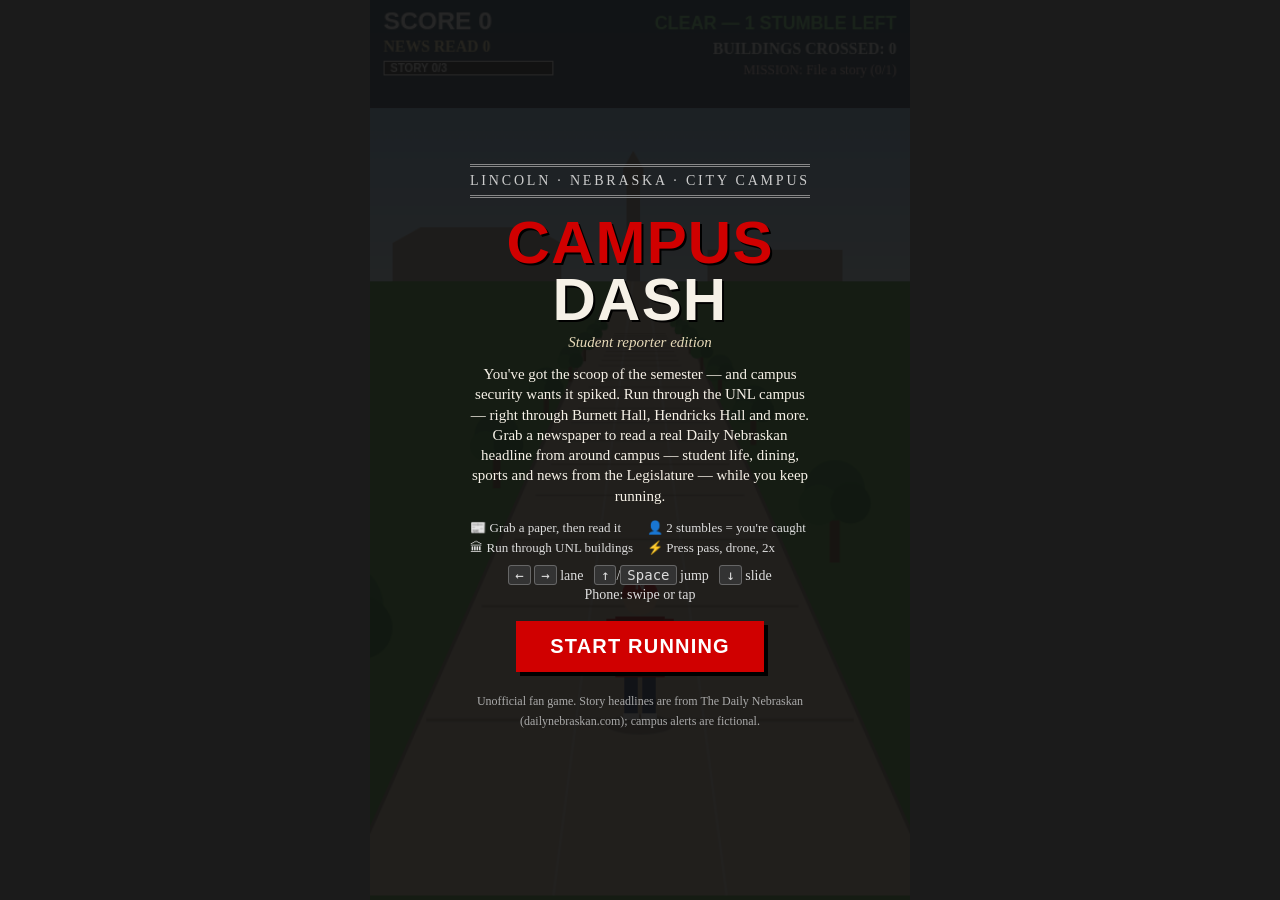
<file: campus-dash/index.html>
<!DOCTYPE html>
<html lang="en">
<head>
<meta charset="utf-8">
<meta name="viewport" content="width=device-width, initial-scale=1, user-scalable=no">
<title>Campus Dash</title>
<style>
  :root { --red:#d00000; --ink:#141414; --paper:#f6f1e7; }
  * { box-sizing:border-box; }
  html,body { margin:0; height:100%; background:#1b1b1b; color:var(--paper); font-family:Georgia,"Times New Roman",serif; overflow:hidden; touch-action:none; }
  #wrap { position:relative; height:100vh; height:100dvh; aspect-ratio:480/800; max-width:100vw; margin:0 auto; background:#000; }
  canvas { width:100%; height:100%; display:block; }
  .overlay { position:absolute; inset:0; display:flex; flex-direction:column; align-items:center; justify-content:center; text-align:center; padding:24px; background:rgba(15,15,15,.9); }
  .overlay.hidden { display:none; }
  .mast { font-size:14px; letter-spacing:.2em; text-transform:uppercase; color:#ccc; border-top:3px double #888; border-bottom:3px double #888; padding:6px 0; width:100%; max-width:340px; }
  h1 { font-family:Impact,"Arial Black",sans-serif; font-size:clamp(40px,11vw,60px); margin:16px 0 4px; line-height:.95; color:var(--red); text-shadow:2px 2px 0 #000; letter-spacing:.02em; }
  h1 span { color:var(--paper); }
  .tag { font-style:italic; color:#e6d9b8; margin:0 0 6px; }
  p { margin:6px 0; line-height:1.35; font-size:15px; max-width:340px; }
  small { color:#aaa; font-size:12px; }
  button { margin-top:16px; font:700 20px "Arial Black",Arial,sans-serif; letter-spacing:.06em; text-transform:uppercase; color:#fff; background:var(--red); border:0; padding:14px 34px; cursor:pointer; box-shadow:4px 4px 0 #000; }
  button:active { transform:translate(2px,2px); box-shadow:2px 2px 0 #000; }
  .keys { margin:10px 0 0; font-size:14px; color:#ddd; }
  kbd { background:#333; border:1px solid #666; padding:1px 6px; border-radius:3px; font-family:monospace; }
  .legend { display:grid; grid-template-columns:1fr 1fr; gap:4px 14px; text-align:left; font-size:13px; color:#ddd; margin:8px 0 0; max-width:340px; }
  #news { position:absolute; left:0; right:0; top:100px; display:flex; align-items:stretch; background:var(--paper); color:var(--ink); border-top:3px solid var(--red); border-bottom:3px solid var(--ink); transform:translateY(-170px); opacity:0; transition:transform .3s, opacity .3s; font-size:14px; line-height:1.25; }
  #news.show { transform:none; opacity:1; }
  #news b { background:var(--red); color:#fff; font:700 12px "Arial Black",Arial,sans-serif; padding:8px; letter-spacing:.06em; display:flex; align-items:center; }
  #news span { padding:7px 10px; font-weight:bold; }
  #card { position:absolute; left:10px; right:10px; top:100px; background:#fffdf6; color:#111; border:1px solid #000; box-shadow:0 0 0 3px #fffdf6, 0 0 0 5px var(--red), 6px 8px 0 rgba(0,0,0,.45); padding:8px 14px 16px; transform:translateY(-16px) scale(.97); opacity:0; pointer-events:none; transition:transform .25s, opacity .25s; overflow:hidden; text-align:left; }
  #card.show { transform:none; opacity:1; }
  #card .dn { display:flex; justify-content:space-between; align-items:baseline; border-bottom:2px solid #111; padding-bottom:4px; margin-bottom:8px; }
  #card .dn b { font:italic 700 19px "Old English Text MT","UnifrakturCook",Georgia,serif; color:var(--red); letter-spacing:.01em; }
  #card .tag2 { font:700 11px "Arial Black",Arial,sans-serif; letter-spacing:.12em; color:#fff; background:#111; padding:3px 7px; text-transform:uppercase; }
  #card h4 { font:700 22px/1.12 Georgia,"Times New Roman",serif; margin:0 0 7px; }
  #card p { margin:0; font:16px/1.42 Georgia,"Times New Roman",serif; max-width:none; color:#222; }
  #card .bar { position:absolute; left:0; bottom:0; height:6px; background:var(--red); width:100%; }
  #flash { position:absolute; left:0; right:0; top:30%; background:var(--red); color:#fff; text-align:center; padding:14px 18px; font:700 26px Impact,"Arial Black",sans-serif; letter-spacing:.05em; transform:scaleY(0); transition:transform .18s; box-shadow:0 6px 0 rgba(0,0,0,.5); pointer-events:none; }
  #flash.show { transform:scaleY(1); }
  #flash small { display:block; color:#ffd9d9; font:italic 16px Georgia,serif; margin-top:6px; letter-spacing:0; }
  .front { background:var(--paper); color:var(--ink); padding:16px 18px; max-width:360px; width:100%; text-align:left; border:2px solid #000; box-shadow:5px 5px 0 var(--red); max-height:78vh; overflow:auto; }
  .front .mast { color:var(--ink); border-color:var(--ink); text-align:center; margin:0 auto 10px; font-size:13px; }
  .front h2 { font:700 27px Impact,"Arial Black",sans-serif; line-height:1; margin:6px 0 8px; text-transform:uppercase; }
  .front p { font-size:14px; max-width:none; }
  .front h3 { font:700 13px "Arial Black",Arial,sans-serif; margin:10px 0 2px; text-transform:uppercase; color:var(--red); }
  .front a { color:var(--red); font-size:12px; }
  .front ul { margin:2px 0 0; padding-left:18px; font-size:13px; }
</style>
</head>
<body>
<div id="wrap">
  <canvas id="c" width="480" height="800"></canvas>
  <div id="news"><b>ON CAMPUS</b><span id="newsText"></span></div>
  <div id="card"><div class="dn"><b>The Daily Nebraskan</b><span class="tag2" id="cardTag"></span></div><h4 id="cardHead"></h4><p id="cardBody"></p><div class="bar" id="cardBar"></div></div>
  <div id="flash">CAMPUS ALERT<small id="flashText"></small></div>

  <div id="menu" class="overlay">
    <div class="mast">Lincoln &middot; Nebraska &middot; City Campus</div>
    <h1>CAMPUS<br><span>DASH</span></h1>
    <p class="tag">Student reporter edition</p>
    <p>You've got the scoop of the semester &mdash; and campus security wants it spiked. Run through the UNL campus &mdash; right through Burnett Hall, Hendricks Hall and more. Grab a newspaper to read a real Daily Nebraskan headline from around campus &mdash; student life, dining, sports and news from the Legislature &mdash; while you keep running.</p>
    <div class="legend">
      <div>&#128240; Grab a paper, then read it</div>
      <div>&#128100; 2 stumbles = you're caught</div>
      <div>&#127963; Run through UNL buildings</div>
      <div>&#9889; Press pass, drone, 2x</div>
    </div>
    <p class="keys"><kbd>&larr;</kbd> <kbd>&rarr;</kbd> lane &nbsp; <kbd>&uarr;</kbd>/<kbd>Space</kbd> jump &nbsp; <kbd>&darr;</kbd> slide<br>Phone: swipe or tap</p>
    <button id="startBtn">Start running</button>
    <p><small id="best"></small></p>
    <p><small>Unofficial fan game. Story headlines are from The Daily Nebraskan (dailynebraskan.com); campus alerts are fictional.</small></p>
  </div>

  <div id="over" class="overlay hidden">
    <div class="front">
      <div class="mast">The Daily Dash &middot; Final Edition</div>
      <h2 id="overHead"></h2>
      <p id="overBody"></p>
      <div id="overStories"></div>
      <div id="overNews"></div>
    </div>
    <button id="againBtn">Run again</button>
  </div>
</div>

<script>
(() => {
"use strict";
const cv = document.getElementById("c"), ctx = cv.getContext("2d");
const W = 480, H = 800, CX = 240, HOR = 250, GY = 640, LW = 110, D0 = 110, HUD_H = 96, VAN_H = 90;
const $ = id => document.getElementById(id);
const rnd = (a, b) => a + Math.random() * (b - a);
const pick = a => a[Math.floor(Math.random() * a.length)];

const DEST = ["Burnett Hall","Hendricks Hall","Love Library","Nebraska Union","Andersen Hall","Oldfather Hall","Morrill Hall","Architecture Hall","Sheldon Museum of Art","Westbrook Music Building","Teachers College Hall","Avery Hall","Memorial Stadium","Mueller Tower"];
const NEWS = [
  {mode:"suv",    head:"Governor's motorcade rolling through campus", sub:"Lanes are closed. Watch for black SUVs!"},
  {mode:"crowd",  head:"State senators hold hearing at the Union", sub:"Crowds are spilling onto the Mall."},
  {mode:"calm",   head:"Legislature passes tuition freeze", sub:"Smooth sailing — the paths are clearer."},
  {mode:"press",  head:"Senator calls press conference on the Mall", sub:"Reporters swarm the paths. Dodge the crowd!"},
  {mode:"calm",   head:"Governor cuts ribbon on new campus building", sub:"The ceremony clears the paths."},
  {mode:"crowd",  head:"Senators and governor clash over NU budget", sub:"Aides and protesters block the paths."},
];
const STORIES = [
  "Student reporter exposes mystery of the missing Union tacos",
  "Reporter's scoop: library quiet floor is not so quiet",
  "Exclusive: campus squirrels organize, demand more nuts",
  "Student journalist uncovers secret shortcut to class",
  "Scoop: the Mall's sprinklers have a mind of their own",
  "Reporter breaks story on parking permit price hike",
];
const MISSIONS = [
  {k:"coins",   goal:2,  d:"Read 2 news items"},
  {k:"reached", goal:2,  d:"Run through 2 buildings"},
  {k:"events",  goal:2,  d:"Outrun 2 news events"},
  {k:"stories", goal:1,  d:"File a story"},
  {k:"vanTops", goal:3,  d:"Run across 3 news vans"},
  {k:"pus",     goal:2,  d:"Grab 2 power-ups"},
];
const DN = "https://www.dailynebraskan.com/";
const ITEMS = [
  {tag:"Campus", head:"UNL engineering students pave a fix for destroyed green space", body:"Students built a brick walkway shaped like the Nebraska \"N\" to replace a grass patch that cars kept destroying near Abel Hall.", url:DN+"news/campus/unl-engineering-students-pave-a-fix-for-destroyed-green-space/article_3a323474-fc72-45e8-8607-078f4b5a913a.html"},
  {tag:"Campus", head:"UNL students react to staff, faculty accessing ChatGPT Edu", body:"Students are split on the university paying for ChatGPT Edu accounts for faculty and staff.", url:DN+"news/unl-students-react-to-university-paid-chatgpt-accounts-for-faculty-staff/article_56239427-97b2-4b6e-82a8-8fd024784852.html"},
  {tag:"Student gov", head:"ASUN to meet with UNL admin over inflated Herbie's Market prices", body:"UNL's student government plans to meet with administrators about prices at Herbie's market.", url:DN+"news/asun-to-meet-with-unl-administrators-over-high-herbie-s-market-prices/article_b03a38bc-6f9b-4e90-ad9a-573ed749d050.html"},
  {tag:"Dining", head:"Nebraska Union to introduce new restaurants in the fall", body:"The Union's food court is growing from three restaurants to five, and students will be able to use meal swipes there.", url:DN+"news/nebraska-union-to-introduce-two-new-restaurants-this-fall/article_eb21aefc-8f24-4455-a27d-314726bd3e4d.html"},
  {tag:"Dining", head:"Best of UNL: Food finale from Herbie's Markets to dining halls", body:"The Daily Nebraskan wraps up its picks for the best food on campus, from Herbie's Markets to the dining halls.", url:DN+"culture/best-of-unl-food-finale-from-herbies-markets-to-dining-halls/article_946068c0-5a2c-4ec1-b0d5-bb47f6748b8d.html"},
  {tag:"Campus", head:"UNL student finds her voice through Presentation Club", body:"A UNL student shares how joining Presentation Club helped her find her voice.", url:DN+"culture/campus/unl-student-finds-her-voice-through-presentation-club/article_a3a64fb9-12dc-4928-943f-e9b10e308ccc.html"},
  {tag:"Campus", head:"Committed UNL students commute to UNO winter guard", body:"UNL students make the trip to Omaha to spin with UNO's winter guard.", url:DN+"news/for-the-love-of-the-spin-unl-students-commute-to-join-uno-winter-guard/article_56e4c4c4-646b-4e6b-a84f-704bdf8615c8.html"},
  {tag:"Campus", head:"4 hidden study spots on UNL City Campus", body:"The Daily Nebraskan picks four lesser-known places to study on City Campus.", url:DN+"culture/hidden-study-spots-on-unl-city-campus/article_13dd0456-397c-11e9-83cd-77ff51cf56db.html"},
  {tag:"Housing", head:"A guide to UNL residence halls", body:"The Daily Nebraskan's guide to living in UNL's residence halls.", url:DN+"news/a-guide-to-unl-residence-halls/article_02e073c4-7d4d-5e52-b8d8-1426870220eb.html"},
  {tag:"Sports", head:"Top-10 gameday spots to cheer on Husker football", body:"The Daily Nebraskan's list of the best places to cheer on the Huskers on gameday.", url:DN+"sports/top-10-gameday-spots-to-cheer-on-husker-football/article_9172c98a-b874-11e7-8584-ffe36ba3750a.html"},
  {tag:"Leadership", head:"University of Nebraska-Lincoln searches for new chancellor", body:"UNL is asking students, faculty and staff for input on who should lead the university next.", url:DN+"news/university-of-nebraska-seeks-student-faculty-input-on-next-unl-chancellor/article_2a9e07a4-29b5-4339-83a6-f9075ccd71c1.html"},
  {tag:"Budget", head:"UNL eliminates 4 programs in $1.8 million budget cuts", body:"The Board of Regents voted to cut four UNL programs despite pleas from faculty and students.", url:DN+"news/administration/this-hurts-unl-eliminates-4-programs-despite-faculty-student-pleas/article_e0d11a61-0fcc-4e66-b364-d16e89bea336.html"},
  {tag:"Budget", head:"UNL cuts ethnic studies, insect science majors, asks state for more funds", body:"The Board of Regents eliminated the two majors, citing declining enrollment.", url:DN+"news/unl-cuts-ethnic-studies-insect-science-majors-asks-state-for-more-funds/article_99ca99d6-6a5f-43b0-b0ec-da7b120c8fb4.html"},
  {tag:"Senate", head:"Nebraska lawmakers revive bill to ban academic tenure at public colleges", body:"Sen. Loren Lippincott's bill would prohibit tenure at Nebraska's public universities and colleges, including UNL.", url:DN+"news/nebraska-lawmakers-revive-bill-to-ban-academic-tenure-at-public-colleges/article_dda5c776-e9a9-11ef-8b95-63c249da9b13.html"},
  {tag:"Governor", head:"UNL faces $13.9 million in reductions as Gov. Pillen makes cuts statewide", body:"The governor ordered state agencies to trim spending 5% as Nebraska works through a projected deficit.", url:DN+"news/unl-faces-13-9-million-in-reductions-as-gov-pillen-makes-cuts-statewide/article_2ddefc22-794a-4eae-8467-c494140934a5.html"},
  {tag:"Governor", head:"New scholarship from UNL, Pillen to combat 'brain drain'", body:"The Presidential Scholarship covers full cost of attendance plus a $5,000 yearly stipend for students with perfect ACT scores.", url:DN+"news/pillen-nu-officials-presidential-scholarship/article_99d33756-c47d-11ee-b3e6-3f333b5fb57f.html"},
  {tag:"Governor", head:"Pillen highlights legislative priorities in State of the State address", body:"The governor lays out what he wants senators to take up this session.", url:DN+"news/pillen-highlights-legislative-priorities-in-state-of-the-state-address/article_dd5e0d8e-d386-11ef-9061-ab65ffe013fd.html"},
  {tag:"Budget", head:"NU leaders testify for budget increase amid proposed federal, state cuts", body:"University leaders make their case to state lawmakers as cuts loom from Washington and Lincoln.", url:DN+"news/nu-leaders-testify-for-budget-increase-amid-proposed-federal-state-cuts/article_fa374610-f496-11ef-b10f-c7856792802c.html"},
];
const PU = { mag:{name:"PRESS PASS", c:"#d00000", t:9}, drone:{name:"DRONE", c:"#2a6fdb", t:6}, mult:{name:"2x SCORE", c:"#2ea043", t:12} };
const KINDS = { bike:"low", newsbox:"low", cones:"low", banner:"high", scaffold:"wall", suv:"wall", crowd:"wall" };

let state = "menu", best = 0, G, lastMission = -1;
try { best = +localStorage.getItem("campusDashBest") || 0; } catch(e){}
$("best").textContent = best ? "Best score: " + best : "";

function newMission() {
  let i; do { i = Math.floor(Math.random() * MISSIONS.length); } while (i === lastMission);
  lastMission = i;
  G.mission = Object.assign({base:G[MISSIONS[i].k]}, MISSIONS[i]);
}

function reset() {
  G = {
    t:0, dist:0, speed:26, score:0, coins:0, reached:0, events:0, stories:0, vanTops:0, pus:0,
    p:{ lane:0, target:0, y:0, vy:0, sup:0, slide:0, inv:0, run:0, fly:0, mag:0, mult:0 },
    ents:[], scen:[], archTimer:6, archPool:[],
    rowGap:8, scenGap:0, bldGap:0,
    ev:null, evTimer:18, slow:0, toast:null, shake:0, log:[], yarns:[], coinMul:1,
    chase:0, chaseV:0, story:0, storyNeed:3, mission:null,
    newsCool:0, card:null, read:[], pool:[],
  };
  G.scen.push(...[...Array(14)].map((_, i) => ({side:i%2?1:-1, d:i*8, kind:"tree"})));
  newMission();
}

// ---------- input ----------
function act(a) {
  if (state !== "play") return;
  const p = G.p;
  if (a === "L") p.target = Math.max(-1, p.target - 1);
  if (a === "R") p.target = Math.min(1, p.target + 1);
  if (a === "U" && p.fly <= 0 && p.y <= p.sup + 1) { p.vy = 760; p.slide = 0; }
  if (a === "D") { if (p.y > p.sup + 1) p.vy = -1000; else p.slide = 0.7; }
}
addEventListener("keydown", e => {
  const m = {ArrowLeft:"L",a:"L",A:"L",ArrowRight:"R",d:"R",D:"R",ArrowUp:"U",w:"U",W:"U"," ":"U",ArrowDown:"D",s:"D",S:"D"}[e.key];
  if (m) { e.preventDefault(); act(m); }
  if (e.key === "Enter" && state !== "play") start();
});
let tx, ty;
cv.addEventListener("touchstart", e => { tx = e.touches[0].clientX; ty = e.touches[0].clientY; }, {passive:true});
cv.addEventListener("touchend", e => {
  const t = e.changedTouches[0], dx = t.clientX - tx, dy = t.clientY - ty;
  if (Math.max(Math.abs(dx), Math.abs(dy)) < 25) return act("U");
  if (Math.abs(dx) > Math.abs(dy)) act(dx < 0 ? "L" : "R"); else act(dy < 0 ? "U" : "D");
}, {passive:true});
$("startBtn").onclick = start; $("againBtn").onclick = start;

function start() {
  reset(); state = "play";
  $("menu").classList.add("hidden"); $("over").classList.add("hidden");
  $("news").classList.remove("show"); $("flash").classList.remove("show"); hideCard();
  toast("Run! Grab the newspapers", 3);
}

// ---------- spawning ----------
function ent(kind, lane, d, extra) { G.ents.push(Object.assign({kind, lane, d, hit:false, up:0}, extra)); }

function spawnRow(mode) {
  const lanes = [-1, 0, 1], free = Math.floor(rnd(-1, 2));
  const blocked = lanes.filter(l => l !== free);
  const flying = G.p.fly > 0;
  let vanRow = false;
  if (mode === "suv") {
    blocked.forEach(l => ent("suv", l, D0));
  } else if (mode === "crowd" || mode === "press") {
    blocked.forEach(l => Math.random() < .85 && ent("crowd", l, D0, {press: mode === "press"}));
  } else if (Math.random() < 0.08 && G.t > 15) {
    vanRow = true;
    blocked.sort(() => Math.random() - .5).slice(0, Math.random() < .5 ? 1 : 2).forEach(l => {
      ent("van", l, D0, {len:14});
    });
  } else {
    const n = G.t > 60 && Math.random() < .12 ? 2 : 1;
    blocked.sort(() => Math.random() - .5).slice(0, n).forEach(l => {
      const r = Math.random();
      ent(r < .2 ? "bike" : r < .4 ? "newsbox" : r < .55 ? "cones" : r < .8 ? "banner" : "scaffold", l, D0, {txt:pick(["GO BIG RED","ON AIR","BREAKING"])});
    });
  }
  // one rare news item at a time, only when the reader has had time to finish the last one
  if (G.newsCool <= 0 && (!G.card || G.card.t < 4) && !G.ents.some(o => o.kind === "news")) {
    const nl = vanRow ? free : free;
    ent("news", nl, D0 + 6, {up: 0});
  }
  if (!flying && Math.random() < 0.13) ent("pu", free, D0 + 16, {type:pick(["mag", "drone", "mult"])});
}


function startNews(n) {
  G.ev = {mode:n.mode, t:9, head:n.head};
  G.log.push(n.head);
  G.slow = 1.6;
  $("newsText").textContent = n.head;
  $("flashText").textContent = n.head + " — " + n.sub;
  $("news").classList.add("show"); $("flash").classList.add("show");
  setTimeout(() => $("flash").classList.remove("show"), 2600);
}

function toast(msg, secs, bad) { G.toast = {msg, t:secs, bad}; }

const CARD_T = 10;
function showCard(n) {
  $("cardTag").textContent = n.tag;
  $("cardHead").textContent = n.head;
  $("cardBody").textContent = n.body;
  $("card").classList.add("show"); $("news").style.visibility = "hidden";
  G.card = {t:CARD_T};
}
function hideCard() { $("card").classList.remove("show"); $("news").style.visibility = ""; G.card = null; }

function onNews() {
  const p = G.p;
  if (!G.pool.length) G.pool = ITEMS.slice().sort(() => Math.random() - .5);
  const n = G.pool.pop();
  G.read.push(n);
  G.coins++; G.score += 100 * (p.mult > 0 ? 2 : 1);
  showCard(n);
  if (++G.story >= G.storyNeed) {
    G.story = 0; G.stories++; G.score += 500;
    G.yarns.push(pick(STORIES));
    setTimeout(() => state === "play" && toast("STORY FILED! +500", 2.6), 1200);
  }
}

function hurt(msg) {
  const p = G.p;
  if (p.fly > 0) return;
  if (G.chase > 0) return gameOver();
  G.chase = 7; p.inv = 1.3; G.shake = 0.35;
  toast(msg || "Stumble! Security's on you!", 1.6, true);
}

// ---------- update ----------
function update(dt) {
  const p = G.p;
  G.slow = Math.max(0, G.slow - dt);
  if (G.card) {
    G.card.t -= dt;
    $("cardBar").style.width = Math.max(0, G.card.t / CARD_T * 100) + "%";
    if (G.card.t <= 0) { hideCard(); G.newsCool = 0; }
  } else G.newsCool -= dt;
  const sdt = dt * (G.slow > 0 ? 0.45 : 1);
  G.t += dt;
  G.speed = Math.min(52, 26 + G.t * 0.45);
  const mv = G.speed * sdt;
  G.dist += mv; G.score += mv * 0.5 * (p.mult > 0 ? 2 : 1);

  // player lane + timers
  p.lane += (p.target - p.lane) * Math.min(1, dt * 14);
  p.slide = Math.max(0, p.slide - dt);
  p.inv = Math.max(0, p.inv - dt);
  p.run += dt * (6 + G.speed * 0.15);
  const wasFly = p.fly > 0;
  p.fly = Math.max(0, p.fly - dt);
  if (wasFly && p.fly === 0) p.inv = Math.max(p.inv, 1.4);
  p.mag = Math.max(0, p.mag - dt); p.mult = Math.max(0, p.mult - dt);
  G.shake = Math.max(0, G.shake - dt);
  const was = G.chase > 0; G.chase = Math.max(0, G.chase - dt);
  if (was && G.chase === 0) toast("Lost security!", 1.4);
  G.chaseV += ((G.chase > 0 ? 1 : 0) - G.chaseV) * Math.min(1, dt * 4);

  // world scroll
  [...G.ents, ...G.scen].forEach(o => o.d -= mv);

  // vans: support + crash
  let sup = 0;
  if (p.fly <= 0) for (const o of G.ents) {
    if (o.kind !== "van" || o.hit) continue;
    if (Math.abs(p.lane - o.lane) > 0.5 || o.d > 1.0 || o.d + o.len <= 0) continue;
    if (p.y >= VAN_H - 8) { sup = VAN_H; if (!o.rode) { o.rode = true; G.vanTops++; } }
    else { o.hit = true; if (p.inv <= 0) { hurt("Crashed into a news van!"); if (state !== "play") return; } }
  }
  p.sup = sup;

  // vertical physics
  if (p.fly > 0) { p.y += (150 - p.y) * Math.min(1, dt * 5); p.vy = 0; }
  else {
    p.vy -= 1900 * dt; p.y += p.vy * dt;
    if (p.y <= sup) { p.y = sup; p.vy = 0; }
  }

  // scenery
  G.scenGap -= mv; G.bldGap -= mv;
  if (G.scenGap <= 0) { G.scenGap = 7; G.scen.push({side:Math.random()<.5?-1:1, d:D0, kind:Math.random()<.35?"lamp":"tree"}); }
  if (G.bldGap <= 0) { G.bldGap = 15; G.scen.push({side:G.scen.length%2?1:-1, d:D0, kind:"bld", name:pick(DEST), h:rnd(150,250), w:rnd(190,260)}); }

  // news events
  if (G.ev) {
    G.ev.t -= dt;
    if (G.ev.t <= 0) { G.ev = null; G.coinMul = 1; G.events++; $("news").classList.remove("show"); }
  } else { G.evTimer -= dt; if (G.evTimer <= 0 && !G.card) { G.evTimer = rnd(34, 42); startNews(pick(NEWS)); } }

  // rows
  G.rowGap -= mv;
  if (G.rowGap <= 0) {
    spawnRow(G.ev ? G.ev.mode : "");
    G.rowGap = G.ev && G.ev.mode === "calm" ? rnd(50, 60) : G.ev && (G.ev.mode === "suv" || G.ev.mode === "crowd") ? rnd(38, 44) : rnd(42, 52) - Math.min(5, G.t / 40);
  }

  // campus buildings the path runs through
  G.archTimer -= sdt;
  if (G.archTimer <= 0) {
    G.archTimer = rnd(11, 15);
    if (!G.archPool.length) G.archPool = DEST.slice().sort(() => Math.random() - .5);
    G.scen.push({kind:"arch", side:0, d:D0, name:G.archPool.pop()});
    G.rowGap = Math.max(G.rowGap, 16);
  }
  for (const o of G.scen) if (o.kind === "arch" && !o.passed && o.d <= 0) {
    o.passed = true; G.reached++; G.score += 150;
    toast("Through " + o.name + "! +150", 2);
  }

  // collisions & pickups
  for (const o of G.ents) {
    if (o.hit || o.kind === "van" || o.d > 1.3 || o.d < -1.6) {
      // magnet pull happens below
    }
    if (o.kind === "news" && p.mag > 0 && o.d < 30 && o.d > 0) {
      o.lane += (p.lane - o.lane) * Math.min(1, dt * 7);
      o.up += (p.y - o.up) * Math.min(1, dt * 5);
    }
    if (o.hit || o.kind === "van" || o.d > 1.3 || o.d < -1.6) continue;
    const near = Math.abs(p.lane - o.lane) < (o.kind === "news" && p.mag > 0 ? 1.6 : 0.55);
    if (!near) continue;
    if (o.kind === "news") {
      if ((Math.abs(p.y - o.up) < 110 || p.mag > 0) && (!G.card || G.card.t < 1.5)) { o.hit = true; onNews(); }
      continue;
    }
    if (o.kind === "pu") {
      if (Math.abs(p.y - o.up) < 90) {
        o.hit = true; G.pus++; const u = PU[o.type];
        p[o.type === "drone" ? "fly" : o.type] = u.t;
        toast(u.name + "!", 1.6);
      }
      continue;
    }
    if (p.fly > 0) continue;
    const rule = KINDS[o.kind];
    const safe = (rule === "low" && p.y > 62) || (rule === "high" && (p.slide > 0 || p.y >= VAN_H - 8));
    o.hit = true;
    if (!safe && p.inv <= 0) {
      hurt(rule === "high" ? "Slide under it!" : rule === "low" ? "Jump it!" : "Ouch!");
      if (state !== "play") return;
    }
  }
  G.ents = G.ents.filter(o => o.d + (o.len || 0) > -6 && !((o.kind === "news" || o.kind === "pu") && o.hit));
  G.scen = G.scen.filter(o => o.d > -12);

  // mission
  const m = G.mission;
  if (G[m.k] - m.base >= m.goal) { G.score += 300; toast("MISSION DONE! +300", 2.4); newMission(); }

  if (G.toast && (G.toast.t -= dt) <= 0) G.toast = null;
}

function gameOver() {
  state = "over";
  const sc = Math.floor(G.score), isBest = sc > best;
  if (isBest) { best = sc; try { localStorage.setItem("campusDashBest", sc); } catch(e){} }
  $("best").textContent = "Best score: " + best;
  $("overHead").textContent = G.stories >= 2 ? "Reporter caught, but scoops already published"
    : G.stories === 1 ? "Student reporter caught after filing story"
    : "Student reporter caught empty-handed";
  $("overBody").innerHTML = "Score <b>" + sc + "</b> &middot; " + G.stories + " stor" + (G.stories === 1 ? "y" : "ies") + " filed &middot; " + G.reached + " building" + (G.reached === 1 ? "" : "s") + " crossed &middot; " + G.coins + " news item" + (G.coins === 1 ? "" : "s") + " read" + (isBest && sc > 0 ? " &middot; <b>new best!</b>" : "");
  const list = a => "<ul>" + a.map(h => "<li>" + h + "</li>").join("") + "</ul>";
  $("overStories").innerHTML = G.yarns.length ? "<h3>Your stories</h3>" + list(G.yarns) : "";
  $("overNews").innerHTML = (G.read.length ? "<h3>Daily Nebraskan stories you read</h3>" + list(G.read.map(n => "<b>" + n.head + "</b> &mdash; " + n.body + ' <a href="' + n.url + '" target="_blank" rel="noopener">Read on dailynebraskan.com</a>')) : "") + (G.log.length ? "<h3>Campus alerts on your run</h3>" + list(G.log) : "");
  $("news").classList.remove("show"); $("flash").classList.remove("show"); hideCard();
  setTimeout(() => state === "over" && $("over").classList.remove("hidden"), 600);
}

// ---------- drawing ----------
const proj = d => { const s = 1 / (1 + d * 0.07); return {s, y: HOR + (GY - HOR) * s}; };
const lx = (lane, s) => CX + lane * LW * s;
function at(x, y, s, fn) { ctx.save(); ctx.translate(x, y); ctx.scale(s, s); fn(); ctx.restore(); }
const R = (x, y, w, h, c) => { ctx.fillStyle = c; ctx.fillRect(x, y, w, h); };
const C = (x, y, r, c) => { ctx.fillStyle = c; ctx.beginPath(); ctx.arc(x, y, r, 0, 7); ctx.fill(); };
const poly = (pts, c) => { ctx.fillStyle = c; ctx.beginPath(); pts.forEach((q, i) => i ? ctx.lineTo(q[0], q[1]) : ctx.moveTo(q[0], q[1])); ctx.closePath(); ctx.fill(); };

function drawBackground() {
  const sky = ctx.createLinearGradient(0, 0, 0, HOR);
  sky.addColorStop(0, "#6fb3e8"); sky.addColorStop(1, "#d6ecfa");
  ctx.fillStyle = sky; ctx.fillRect(0, 0, W, HOR);
  ctx.fillStyle = "#a89a8c";
  ctx.fillRect(20, HOR - 34, 150, 34);
  ctx.beginPath(); ctx.moveTo(20, HOR-34); ctx.lineTo(45, HOR-48); ctx.lineTo(145, HOR-48); ctx.lineTo(170, HOR-34); ctx.fill();
  ctx.fillRect(300, HOR - 28, 120, 28);
  ctx.fillStyle = "#9c8f82"; ctx.fillRect(228, HOR - 92, 12, 92); ctx.fillRect(225, HOR - 100, 18, 10);
  ctx.beginPath(); ctx.moveTo(225, HOR-100); ctx.lineTo(234, HOR-116); ctx.lineTo(243, HOR-100); ctx.fill();
  R(0, HOR, W, H - HOR, "#4f9a3a");
  const far = proj(D0), near = 1.4;
  ctx.fillStyle = "#c9b79c"; ctx.beginPath();
  ctx.moveTo(CX - 190 * far.s, HOR); ctx.lineTo(CX + 190 * far.s, HOR);
  ctx.lineTo(CX + 190 * near, HOR + (GY - HOR) * near); ctx.lineTo(CX - 190 * near, HOR + (GY - HOR) * near); ctx.fill();
  ctx.strokeStyle = "#8a7a64"; ctx.lineWidth = 3;
  [-1, 1].forEach(sd => { ctx.beginPath(); ctx.moveTo(CX + sd * 190 * far.s, HOR); ctx.lineTo(CX + sd * 190 * near, HOR + (GY - HOR) * near); ctx.stroke(); });
  ctx.strokeStyle = "rgba(255,255,255,.35)"; ctx.lineWidth = 2;
  [-0.5, 0.5].forEach(l => { ctx.beginPath(); ctx.moveTo(CX + l * LW * far.s, HOR); ctx.lineTo(CX + l * LW * near, HOR + (GY - HOR) * near); ctx.stroke(); });
  ctx.strokeStyle = "rgba(120,95,70,.45)";
  const off = G ? G.dist % 5 : 0;
  for (let d = -off; d < D0; d += 5) {
    if (d < -1) continue; const q = proj(d);
    ctx.lineWidth = Math.max(1, 3 * q.s);
    ctx.beginPath(); ctx.moveTo(CX - 190 * q.s, q.y); ctx.lineTo(CX + 190 * q.s, q.y); ctx.stroke();
  }
}

function drawScen(o) {
  if (o.kind === "arch") return drawArch(o);
  const {s, y} = proj(o.d), x = CX + o.side * (o.kind === "bld" ? 330 : o.kind === "lamp" ? 215 : 270) * s;
  at(x, y, s, () => {
    if (o.kind === "tree") { R(-7, -70, 14, 70, "#6b4a2b"); C(0, -100, 42, "#2f7d2f"); C(-22, -80, 28, "#3b8f38"); C(22, -82, 28, "#2b7229"); }
    else if (o.kind === "lamp") { R(-3, -120, 6, 120, "#333"); R(-14, -128, 28, 8, "#333"); C(0, -118, 7, "#fff6c0"); }
    else {
      const w = o.w, h = o.h;
      R(-w/2, -h, w, h, "#9e3a2f"); R(-w/2, -h, w, 12, "#e8dcc4"); R(-w/2, -14, w, 14, "#d8cbb0");
      for (let r = 0; r < Math.floor((h - 50) / 40); r++) for (let c = 0; c < Math.floor(w / 36); c++) R(-w/2 + 14 + c * 36, -h + 28 + r * 40, 18, 24, "#f2d98a");
      ctx.fillStyle = "#222"; ctx.font = "bold 13px Georgia"; ctx.textAlign = "center"; ctx.fillText(o.name.toUpperCase(), 0, -h + 9);
    }
  });
}

function drawVan(o) {
  const f = proj(o.d), b = proj(o.d + o.len), hw = 50, h = VAN_H;
  const fx = lx(o.lane, f.s), bx = lx(o.lane, b.s);
  if (o.lane !== 0) {
    const sd = o.lane < 0 ? 1 : -1;
    poly([[fx + sd*hw*f.s, f.y], [bx + sd*hw*b.s, b.y], [bx + sd*hw*b.s, b.y - h*b.s], [fx + sd*hw*f.s, f.y - h*f.s]], "#b9bec6");
    poly([[fx + sd*hw*f.s, f.y - 34*f.s], [bx + sd*hw*b.s, b.y - 34*b.s], [bx + sd*hw*b.s, b.y - 44*b.s], [fx + sd*hw*f.s, f.y - 44*f.s]], "#d00000");
  }
  poly([[fx - hw*f.s, f.y - h*f.s], [fx + hw*f.s, f.y - h*f.s], [bx + hw*b.s, b.y - h*b.s], [bx - hw*b.s, b.y - h*b.s]], "#f4f6f8");
  poly([[fx - 6*f.s, f.y - h*f.s], [fx + 6*f.s, f.y - h*f.s], [bx + 6*b.s, b.y - h*b.s], [bx - 6*b.s, b.y - h*b.s]], "#d00000");
  at(fx, f.y, f.s, () => {
    R(-hw, -h, 2*hw, h, "#eceff2"); R(-hw, -h, 2*hw, 8, "#d00000");
    R(-40, -h + 14, 80, 32, "#35506b"); R(-40, -h + 14, 80, 5, "#4d6f8f");
    R(-34, -34, 68, 18, "#d00000"); ctx.fillStyle = "#fff"; ctx.font = "bold 14px Arial"; ctx.textAlign = "center"; ctx.fillText("NEWS 5", 0, -20);
    C(-38, -12, 6, "#ffe9a0"); C(38, -12, 6, "#ffe9a0"); R(-hw, -6, 2*hw, 6, "#222");
  });
}

function drawEnt(o) {
  if (o.kind === "van") return drawVan(o);
  const {s, y} = proj(o.d), x = lx(o.lane, s);
  at(x, y, s, () => {
    switch (o.kind) {
      case "news": { const bob = Math.sin(G.t * 4) * 5, yy = -o.up - 62 + bob;
        C(0, yy, 44, "rgba(255,230,120,.35)"); C(0, yy, 34, "rgba(255,230,120,.35)");
        R(-26, yy - 30, 52, 60, "#fff"); R(-26, yy - 30, 52, 14, "#d00000");
        ctx.fillStyle = "#fff"; ctx.font = "bold 10px Arial"; ctx.textAlign = "center"; ctx.fillText("NEWS", 0, yy - 19);
        R(-20, yy - 8, 18, 14, "#999"); R(2, yy - 8, 18, 3, "#888"); R(2, yy - 2, 18, 3, "#888"); R(2, yy + 4, 18, 3, "#888"); R(-20, yy + 12, 40, 3, "#888"); R(-20, yy + 18, 30, 3, "#888");
        ctx.strokeStyle = "#f5b800"; ctx.lineWidth = 3; ctx.strokeRect(-26, yy - 30, 52, 60); break; }
      case "pu": { const yy = -48 + Math.sin(G.t * 5) * 5, u = PU[o.type]; C(0, yy, 24, "rgba(255,255,255,.55)"); C(0, yy, 19, u.c);
        ctx.strokeStyle = "#fff"; ctx.fillStyle = "#fff"; ctx.lineWidth = 5; ctx.textAlign = "center";
        if (o.type === "mag") { ctx.beginPath(); ctx.arc(0, yy - 2, 9, 0, Math.PI); ctx.stroke(); R(-12, yy - 12, 6, 10, "#fff"); R(6, yy - 12, 6, 10, "#fff"); }
        else if (o.type === "drone") { ctx.lineWidth = 3; ctx.beginPath(); ctx.moveTo(-10, yy - 8); ctx.lineTo(10, yy + 8); ctx.moveTo(10, yy - 8); ctx.lineTo(-10, yy + 8); ctx.stroke(); [[-11, -9], [11, -9], [-11, 9], [11, 9]].forEach(q => C(q[0], yy + q[1], 4, "#fff")); }
        else { ctx.font = "bold 19px Impact"; ctx.fillText("2x", 0, yy + 7); } break; }
      case "bike": ctx.strokeStyle = "#222"; ctx.lineWidth = 4; [-30, 30].forEach(a => { ctx.beginPath(); ctx.arc(a, -20, 18, 0, 7); ctx.stroke(); }); ctx.strokeStyle = "#d00000"; ctx.lineWidth = 5; ctx.beginPath(); ctx.moveTo(-30, -20); ctx.lineTo(-8, -48); ctx.lineTo(18, -48); ctx.lineTo(30, -20); ctx.moveTo(-8, -48); ctx.lineTo(0, -20); ctx.stroke(); R(14, -62, 6, 14, "#222"); break;
      case "newsbox": R(-26, -62, 52, 62, "#c8102e"); R(-22, -56, 44, 22, "#bfe3f5"); R(-26, -66, 52, 6, "#8a0a1f"); ctx.fillStyle = "#fff"; ctx.font = "bold 13px Arial"; ctx.textAlign = "center"; ctx.fillText("NEWS", 0, -16); R(-20, -4, 6, 4, "#222"); R(14, -4, 6, 4, "#222"); break;
      case "cones": [-30, 0, 30].forEach(a => { ctx.fillStyle = "#ff6a00"; ctx.beginPath(); ctx.moveTo(a - 14, 0); ctx.lineTo(a + 14, 0); ctx.lineTo(a, -48); ctx.fill(); R(a - 8, -24, 16, 6, "#fff"); }); break;
      case "banner": R(-60, -175, 8, 175, "#555"); R(52, -175, 8, 175, "#555"); R(-58, -160, 116, 62, o.txt === "ON AIR" ? "#111" : "#d00000"); R(-58, -160, 116, 6, "#fff"); ctx.fillStyle = o.txt === "ON AIR" ? "#ff4040" : "#fff"; ctx.font = "bold 20px Impact"; ctx.textAlign = "center"; ctx.fillText(o.txt, 0, -120); break;
      case "scaffold": R(-52, -180, 8, 180, "#8a8a8a"); R(44, -180, 8, 180, "#8a8a8a"); [0, 1, 2].forEach(i => R(-52, -170 + i * 60, 104, 8, "#ff8c1a")); ctx.strokeStyle = "#999"; ctx.lineWidth = 4; ctx.beginPath(); ctx.moveTo(-48, -10); ctx.lineTo(48, -110); ctx.moveTo(48, -10); ctx.lineTo(-48, -110); ctx.stroke(); break;
      case "suv": { R(-52, -62, 104, 48, "#111"); R(-40, -88, 80, 30, "#1c1c1c"); R(-34, -84, 68, 20, "#6a8aa0"); C(-34, 0, 14, "#000"); C(34, 0, 14, "#000"); const f = Math.floor(G.t * 8) % 2; R(-38, -94, 20, 7, f ? "#f33" : "#33f"); R(18, -94, 20, 7, f ? "#33f" : "#f33"); R(-50, -30, 14, 8, "#ffe9a0"); R(36, -30, 14, 8, "#ffe9a0"); break; }
      case "crowd": ["#d00000", "#2a6fdb", "#2ea043", "#f5b800", "#8a3fc4"].forEach((c, i) => { const px = -48 + i * 24, hh = 70 + (i * 13) % 20; R(px - 9, -hh, 18, hh - 20, c); R(px - 9, -22, 8, 22, "#222"); R(px + 1, -22, 8, 22, "#222"); C(px, -hh - 10, 10, "#e0b48f"); if (o.press && i % 2 === 0) { R(px + 6, -hh + 4, 14, 10, "#111"); C(px + 13, -hh + 9, 3, "#9cf"); } }); break;
    }
  });
}

function drawArch(o) {
  const {s, y} = proj(o.d);
  at(CX, y, s, () => {
    ctx.beginPath(); ctx.rect(-440, -360, 880, 360);
    ctx.moveTo(-185, 0); ctx.lineTo(-185, -130); ctx.arc(0, -130, 185, Math.PI, 0); ctx.lineTo(185, 0); ctx.closePath();
    ctx.fillStyle = "#a23d31"; ctx.fill("evenodd");
    R(-440, -360, 880, 14, "#e8dcc4"); R(-440, -14, 255, 14, "#d8cbb0"); R(185, -14, 255, 14, "#d8cbb0");
    ctx.strokeStyle = "#e8dcc4"; ctx.lineWidth = 14; ctx.beginPath(); ctx.moveTo(-185, 0); ctx.lineTo(-185, -130); ctx.arc(0, -130, 185, Math.PI, 0); ctx.lineTo(185, 0); ctx.stroke();
    for (const sd of [-1, 1]) for (let r = 0; r < 4; r++) for (let c = 0; c < 4; c++) {
      const wx = sd * (225 + c * 52) - 13; R(wx, -300 + r * 64, 26, 40, "#f2d98a"); R(wx, -300 + r * 64, 26, 4, "#b89a4a");
    }
    R(-150, -352, 300, 34, "#1b1b1b"); R(-150, -352, 300, 3, "#d00000");
    ctx.fillStyle = "#fff"; ctx.textAlign = "center"; let fs = 22; ctx.font = "bold " + fs + "px Georgia";
    while (ctx.measureText(o.name.toUpperCase()).width > 280 && fs > 11) ctx.font = "bold " + (--fs) + "px Georgia";
    ctx.fillText(o.name.toUpperCase(), 0, -329);
  });
}

function drawReporter(x, gy, p, flying) {
  const sw = Math.sin(p.run) * (p.y > p.sup + 1 ? 0.4 : 1);
  R(-14 + sw * 12, -42, 12, 42, "#2b3a67"); R(2 - sw * 12, -42, 12, 42, "#2b3a67");
  R(-15 + sw * 12, -6, 14, 6, "#eee"); R(1 - sw * 12, -6, 14, 6, "#eee");
  R(-22, -92, 44, 54, "#d00000"); R(-22, -92, 44, 8, "#a80000");
  R(-17, -88, 34, 40, "#3d3d3d"); R(-13, -80, 26, 10, "#555");
  R(-30, -90 + sw * 6, 9, 38, "#d00000"); R(21, -90 - sw * 6, 9, 38, "#d00000");
  R(24, -62 - sw * 6, 11, 14, "#f5f1e0"); R(24, -62 - sw * 6, 11, 4, "#d00000");   // notebook
  C(0, -108, 15, "#e0b48f"); ctx.fillStyle = "#d00000"; ctx.beginPath(); ctx.arc(0, -111, 16, Math.PI, 0); ctx.fill(); R(-16, -112, 32, 4, "#a80000");
  ctx.fillStyle = "#fff"; ctx.font = "bold 12px Arial"; ctx.textAlign = "center"; ctx.fillText("N", 0, -116);
}

function drawPlayer() {
  const p = G.p, x = CX + p.lane * LW, gy = GY - p.y;
  if (p.inv > 0 && p.fly <= 0 && Math.floor(p.inv * 14) % 2) return;
  ctx.fillStyle = "rgba(0,0,0,.25)"; ctx.beginPath(); ctx.ellipse(x, GY - p.sup + 4, Math.max(14, 30 - (p.y - p.sup) * 0.1), 9, 0, 0, 7); ctx.fill();
  ctx.save(); ctx.translate(x, gy);
  if (p.slide > 0 && p.fly <= 0) ctx.scale(1.25, 0.55);
  drawReporter(x, gy, p);
  ctx.restore();
  if (p.fly > 0) { // drone above
    ctx.save(); ctx.translate(x, gy - 140);
    R(-12, -4, 24, 8, "#222"); ctx.strokeStyle = "#222"; ctx.lineWidth = 3;
    ctx.beginPath(); ctx.moveTo(-12, 0); ctx.lineTo(-34, -8); ctx.moveTo(12, 0); ctx.lineTo(34, -8); ctx.moveTo(0, 4); ctx.lineTo(0, 30); ctx.stroke();
    const sp = Math.sin(G.t * 60) * 14; R(-34 - sp, -12, 2 * sp + 0.1, 3, "#555"); R(34 - sp, -12, 2 * sp + 0.1, 3, "#555");
    C(-34, -10, 3, "#2a6fdb"); C(34, -10, 3, "#2a6fdb"); ctx.restore();
  }
  if (p.mag > 0) { ctx.strokeStyle = "rgba(208,0,0," + (0.35 + 0.25 * Math.sin(G.t * 10)) + ")"; ctx.lineWidth = 3; ctx.beginPath(); ctx.arc(x, gy - 60, 70 + Math.sin(G.t * 8) * 5, 0, 7); ctx.stroke(); }
}

function drawChaser() {
  if (G.chaseV < 0.03) return;
  const v = G.chaseV, x = CX + G.p.lane * LW * 0.6 + Math.sin(G.t * 9) * 4, y = H + 70 + (1 - v) * 240;
  ctx.save(); ctx.translate(x, y); ctx.scale(1.6, 1.6);
  const sw = Math.sin(G.t * 11);
  R(-14 + sw * 10, -44, 13, 44, "#161616"); R(2 - sw * 10, -44, 13, 44, "#161616");
  R(-24, -96, 48, 56, "#1f2a44"); R(-24, -96, 48, 7, "#12182a");
  R(-18, -76, 36, 14, "#f5c800"); ctx.fillStyle = "#111"; ctx.font = "bold 9px Arial"; ctx.textAlign = "center"; ctx.fillText("SECURITY", 0, -66);
  R(-34, -94 + sw * 6, 10, 40, "#1f2a44"); R(24, -94 - sw * 6, 10, 40, "#1f2a44");
  C(0, -112, 15, "#c99a76"); ctx.fillStyle = "#111"; ctx.beginPath(); ctx.arc(0, -115, 15, Math.PI, 0); ctx.fill(); R(-17, -116, 34, 5, "#111");
  ctx.restore();
}

function drawHUD() {
  const p = G.p, m = G.mission;
  ctx.fillStyle = "rgba(0,0,0,.62)"; ctx.fillRect(0, 0, W, HUD_H);
  ctx.textAlign = "left"; ctx.fillStyle = "#fff"; ctx.font = "bold 22px Impact, Arial"; ctx.fillText("SCORE " + Math.floor(G.score), 12, 26);
  ctx.fillStyle = "#f5e6b0"; ctx.font = "bold 14px Georgia"; ctx.fillText("NEWS READ " + G.coins, 12, 46);
  // story meter
  const mw = 150; R(12, 54, mw, 12, "#333"); R(12, 54, mw * G.story / G.storyNeed, 12, "#d00000");
  ctx.strokeStyle = "#fff"; ctx.lineWidth = 1; ctx.strokeRect(12.5, 54.5, mw, 12);
  ctx.fillStyle = "#fff"; ctx.font = "bold 10px Arial"; ctx.fillText("STORY " + G.story + "/" + G.storyNeed, 18, 64);
  // chase status
  ctx.textAlign = "right";
  if (G.chase > 0) { ctx.fillStyle = Math.floor(G.t * 6) % 2 ? "#ff5a5a" : "#fff"; ctx.font = "bold 18px Impact, Arial"; ctx.fillText("⚠ SECURITY ON YOU! " + Math.ceil(G.chase) + "s", W - 12, 26); }
  else { ctx.fillStyle = "#7fe08a"; ctx.font = "bold 16px Impact, Arial"; ctx.fillText("CLEAR — 1 STUMBLE LEFT", W - 12, 26); }
  ctx.fillStyle = "#fff"; ctx.font = "bold 14px Georgia"; ctx.fillText("BUILDINGS CROSSED: " + G.reached, W - 12, 48);
  ctx.fillStyle = "#ffd9d9"; ctx.font = "12px Georgia";
  ctx.fillText("MISSION: " + m.d + " (" + Math.min(m.goal, G[m.k] - m.base) + "/" + m.goal + ")", W - 12, 66);
  // active power-ups
  let px = 12;
  ctx.textAlign = "left"; ctx.font = "bold 12px Arial";
  [["mag", p.mag], ["drone", p.fly], ["mult", p.mult]].forEach(([k, t]) => {
    if (t <= 0) return;
    const label = PU[k].name + " " + Math.ceil(t) + "s", w = ctx.measureText(label).width + 14;
    R(px, 74, w, 16, PU[k].c); ctx.fillStyle = "#fff"; ctx.fillText(label, px + 7, 86); px += w + 6;
  });
  if (G.toast) {
    ctx.globalAlpha = Math.min(1, G.toast.t * 2); ctx.textAlign = "center";
    let tf = 28; ctx.font = "bold " + tf + "px Impact, Arial";
    while (ctx.measureText(G.toast.msg).width > 400 && tf > 14) ctx.font = "bold " + (--tf) + "px Impact, Arial";
    const w = ctx.measureText(G.toast.msg).width + 30;
    R(CX - w / 2, 440, w, 44, G.toast.bad ? "#d00000" : "#0b5a2e");
    ctx.fillStyle = "#fff"; ctx.fillText(G.toast.msg, CX, 472); ctx.globalAlpha = 1;
  }
  if (G.ev) { ctx.fillStyle = "rgba(208,0,0,.9)"; ctx.fillRect(0, H - 6, W * Math.max(0, G.ev.t / 9), 6); }
}

function render() {
  ctx.save();
  if (G && G.shake > 0) ctx.translate(rnd(-6, 6), rnd(-6, 6));
  drawBackground();
  if (G) {
    const key = o => o.d + (o.len || 0);
    const list = [...G.scen.map(o => ({o, t:"s"})), ...G.ents.map(o => ({o, t:"e"}))];
    list.sort((a, b) => key(b.o) - key(a.o));
    let drawn = false;
    for (const it of list) {
      if (!drawn && key(it.o) <= 0) { drawPlayer(); drawn = true; }
      if (key(it.o) < -5) continue;
      it.t === "s" ? drawScen(it.o) : drawEnt(it.o);
    }
    if (!drawn) drawPlayer();
    drawChaser();
    if (G.slow > 0) { ctx.fillStyle = "rgba(208,0,0," + Math.min(.22, G.slow * .2) + ")"; ctx.fillRect(0, 0, W, H); }
    drawHUD();
  }
  ctx.restore();
}

let last = performance.now();
function loop(now) {
  const dt = Math.min(0.05, (now - last) / 1000); last = now;
  if (state === "play") update(dt);
  render();
  requestAnimationFrame(loop);
}
reset();
requestAnimationFrame(loop);
})();
</script>
</body>
</html>
</file>
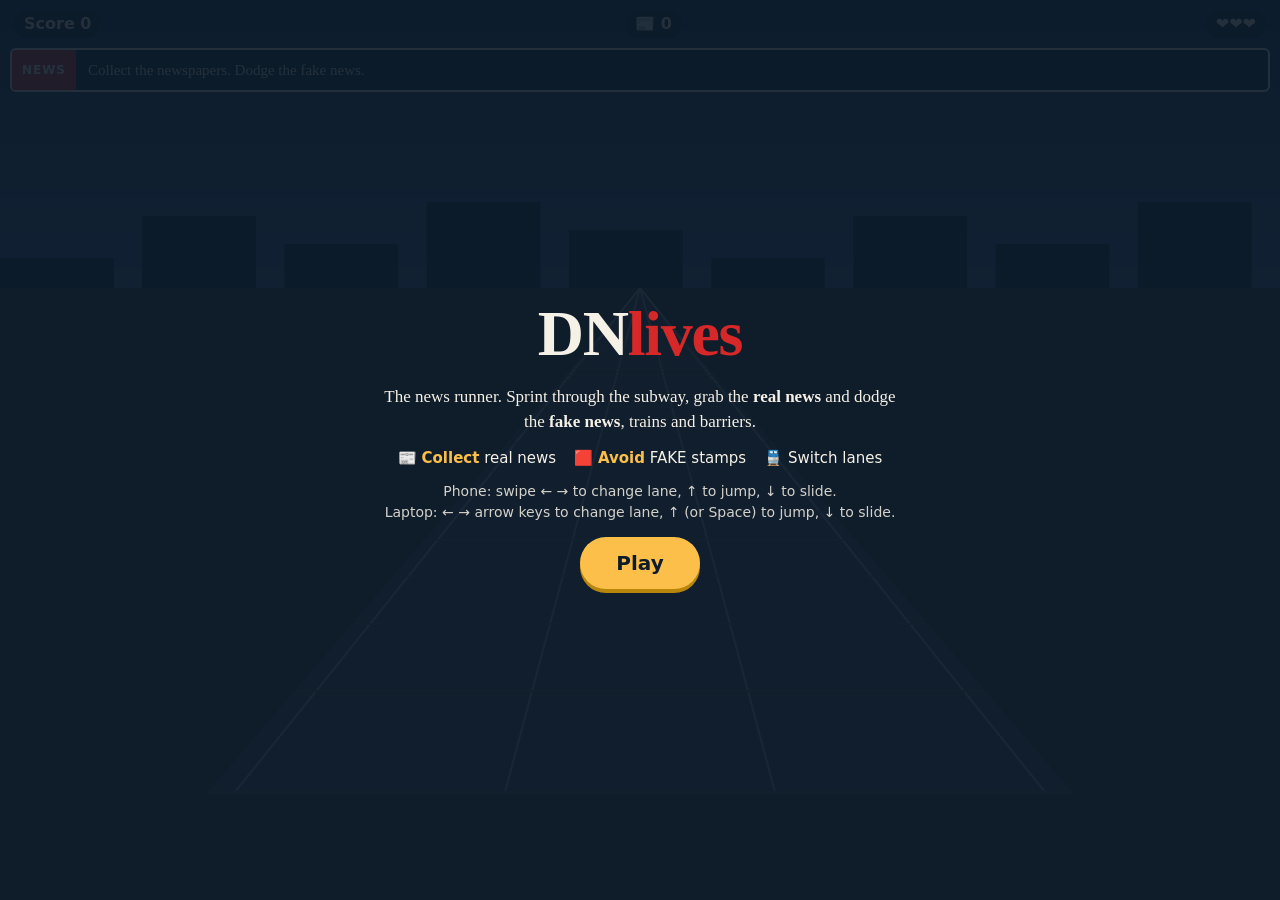
<file: DNlives/index.html>
<!DOCTYPE html>
<html lang="en">
<head>
<meta charset="utf-8">
<meta name="viewport" content="width=device-width, initial-scale=1, maximum-scale=1, user-scalable=no">
<title>DNlives – News Runner</title>
<style>
  :root { --ink:#0d1b2a; --paper:#f6f1e7; --red:#d62828; --gold:#fcbf49; --blue:#2a6fdb; }
  * { box-sizing: border-box; }
  html, body { margin:0; height:100%; background:var(--ink); overflow:hidden;
    font-family: Georgia, "Times New Roman", serif; color:var(--paper);
    -webkit-user-select:none; user-select:none; touch-action:none; overscroll-behavior:none; }
  #game { position:fixed; inset:0; width:100%; height:100%; display:block; }

  #hud { position:fixed; top:0; left:0; right:0; pointer-events:none; }
  #stats { display:flex; justify-content:space-between; align-items:center; padding:10px 14px;
    font:700 16px/1 system-ui, sans-serif; text-shadow:0 1px 3px #000a; }
  #stats span { background:#0d1b2acc; padding:6px 10px; border-radius:20px; }
  #ticker { margin:0 10px; display:flex; align-items:stretch; background:#0d1b2af0; border:2px solid var(--paper);
    border-radius:6px; overflow:hidden; min-height:44px; transition:background .2s; }
  #ticker.bad { background:#5a0f0ff0; }
  #tag { background:var(--red); color:#fff; font:800 12px/1 system-ui, sans-serif; letter-spacing:.08em;
    padding:0 10px; display:flex; align-items:center; text-transform:uppercase; white-space:nowrap; }
  #tag.bad { background:#000; }
  #headline { padding:8px 12px; font-size:15px; line-height:1.25; display:flex; align-items:center; }
  #ticker.pop { animation: pop .35s ease-out; }
  @keyframes pop { from { transform:scale(.92); } to { transform:scale(1); } }

  .screen { position:fixed; inset:0; display:flex; flex-direction:column; align-items:center; justify-content:center;
    text-align:center; padding:20px; background:#0d1b2ae6; gap:14px; overflow:auto; touch-action:auto; }
  .screen.hidden { display:none; }
  h1 { margin:0; font-size:clamp(34px,8vw,64px); letter-spacing:-.02em; }
  h1 em { color:var(--red); font-style:normal; }
  p { margin:0; max-width:520px; line-height:1.45; font-size:17px; }
  .keys { font:14px/1.5 system-ui, sans-serif; opacity:.85; }
  button { font:800 20px system-ui, sans-serif; background:var(--gold); color:var(--ink); border:0; border-radius:40px;
    padding:14px 36px; cursor:pointer; box-shadow:0 4px 0 #b8860b; }
  button:active { transform:translateY(2px); box-shadow:0 2px 0 #b8860b; }
  .legend { display:flex; gap:18px; flex-wrap:wrap; justify-content:center; font:15px system-ui, sans-serif; }
  .legend b { color:var(--gold); }
  #collected { max-width:560px; width:100%; text-align:left; font-size:15px; line-height:1.35; max-height:34vh; overflow:auto;
    background:#ffffff12; border-radius:10px; padding:10px 14px; touch-action:pan-y; }
  #collected div { padding:5px 0; border-bottom:1px solid #ffffff22; }
  #collected small { display:block; color:var(--gold); font:700 11px system-ui, sans-serif; letter-spacing:.08em; text-transform:uppercase; }
  #big { font:800 44px system-ui, sans-serif; color:var(--gold); }
</style>
</head>
<body>
<canvas id="game"></canvas>

<div id="hud">
  <div id="stats"><span id="score">Score 0</span><span id="newsCount">📰 0</span><span id="lives">❤❤❤</span></div>
  <div id="ticker"><div id="tag">News</div><div id="headline">Collect the newspapers. Dodge the fake news.</div></div>
</div>

<div id="start" class="screen">
  <h1>DN<em>lives</em></h1>
  <p>The news runner. Sprint through the subway, grab the <b>real news</b> and dodge the <b>fake news</b>, trains and barriers.</p>
  <div class="legend">
    <span>📰 <b>Collect</b> real news</span>
    <span>🟥 <b>Avoid</b> FAKE stamps</span>
    <span>🚆 Switch lanes</span>
  </div>
  <div class="keys">
    Phone: swipe ← → to change lane, ↑ to jump, ↓ to slide.<br>
    Laptop: ← → arrow keys to change lane, ↑ (or Space) to jump, ↓ to slide.
  </div>
  <button id="playBtn">Play</button>
  <div class="keys" id="best"></div>
</div>

<div id="over" class="screen hidden">
  <h1>Edition <em>closed</em></h1>
  <div id="big"></div>
  <p id="summary"></p>
  <div id="collected"></div>
  <button id="againBtn">Run again</button>
</div>

<script>
/* ---------- EDIT THE NEWS HERE ----------
   real: headlines the player collects. fake: stamped FAKE items they must dodge. */
const REAL = [
  ["World",   "Leaders agree on new deal to cut shipping emissions"],
  ["Science", "Researchers map the deepest part of the Atlantic in record detail"],
  ["Tech",    "Open-source team releases free tool for translating rare languages"],
  ["Health",  "Study links regular walking breaks to better focus in students"],
  ["Sport",   "Underdog club wins the national cup in a last-minute thriller"],
  ["Local",   "City adds 40 km of protected bike lanes downtown"],
  ["Climate", "Solar farm now powers every home in the valley"],
  ["Culture", "Museum returns 200 historic artifacts to their country of origin"],
  ["Economy", "Inflation slows for third month as food prices ease"],
  ["Science", "Telescope spots a planet with signs of water vapor"],
  ["Tech",    "Library launches app letting students borrow e-books offline"],
  ["Campus",  "University opens 24-hour study hub after student petition"],
  ["World",   "Rescue teams reach all trapped hikers safely after storm"],
  ["Health",  "New vaccine shows strong results in late-stage trial"],
  ["Sport",   "National team qualifies for the final after penalty shoot-out"],
  ["Culture", "Young author's debut novel tops the bestseller list"],
];
const FAKE = [
  ["Scientists confirm the moon will be sold to a private company", "Check the source: no agency has said this."],
  ["Eating chocolate for breakfast proven to raise exam scores by 40%", "Too good to be true; no study backs it."],
  ["Government to ban the internet every Friday", "Never happened. Look for an official statement."],
  ["Famous actor secretly replaced by a robot, insiders say", "'Insiders say' is not a source."],
  ["Drinking lemon water cures all diseases, doctors hate this trick", "Clickbait. Real health news cites studies."],
  ["Aliens land in the capital, officials 'stay silent'", "No credible outlet reports it. Verify first."],
];

/* ---------- setup ---------- */
const cv = document.getElementById('game'), ctx = cv.getContext('2d');
const $ = id => document.getElementById(id);
let W, H, DPR, horizon, groundY, laneW;
function resize() {
  DPR = Math.min(window.devicePixelRatio || 1, 2);
  W = innerWidth; H = innerHeight;
  cv.width = W * DPR; cv.height = H * DPR;
  ctx.setTransform(DPR, 0, 0, DPR, 0, 0);
  horizon = H * 0.32; groundY = H * 0.88; laneW = Math.min(W * 0.28, H * 0.3);
}
addEventListener('resize', resize); resize();

const MAXD = 70, F = 8;
const sc = d => F / (F + Math.max(d, -F * 0.8));
const px = (lane, s) => W / 2 + lane * laneW * s;
const py = s => horizon + (groundY - horizon) * s;

let G = null, state = 'start', last = 0;
let best = 0; try { best = +localStorage.getItem('dnlives-best') || 0; } catch (e) {}
$('best').textContent = best ? 'Best score: ' + best : '';

function newGame() {
  G = { t: 0, dist: 0, speed: 14, score: 0, lives: 3, news: [], objs: [], spawn: 20, lane: 0, targetLane: 0,
        y: 0, vy: 0, slide: 0, inv: 0, flash: 0, bag: shuffle(REAL.slice()), fbag: shuffle(FAKE.slice()) };
  updateHud();
  say('News', 'Run! Grab the newspapers.', false);
}
function shuffle(a) { for (let i = a.length - 1; i > 0; i--) { const j = Math.random() * (i + 1) | 0; [a[i], a[j]] = [a[j], a[i]]; } return a; }
const rnd = (a, b) => a + Math.random() * (b - a);
const pick = a => a[Math.random() * a.length | 0];
function nextReal() { if (!G.bag.length) G.bag = shuffle(REAL.slice()); return G.bag.pop(); }
function nextFake() { if (!G.fbag.length) G.fbag = shuffle(FAKE.slice()); return G.fbag.pop(); }

/* ---------- HUD ---------- */
function say(tag, text, bad) {
  $('tag').textContent = tag; $('headline').textContent = text;
  $('tag').className = bad ? 'bad' : ''; $('ticker').className = bad ? 'bad' : '';
  const t = $('ticker'); t.classList.remove('pop'); void t.offsetWidth; t.classList.add('pop');
}
function updateHud() {
  $('score').textContent = 'Score ' + Math.floor(G.score);
  $('newsCount').textContent = '📰 ' + G.news.length;
  $('lives').textContent = '❤'.repeat(Math.max(G.lives, 0)) + '🖤'.repeat(3 - Math.max(G.lives, 0));
}

/* ---------- spawning ---------- */
function spawnRow() {
  const lanes = shuffle([-1, 0, 1]);
  const r = Math.random();
  if (r < 0.3) {                       // line of news
    const l = lanes[0];
    for (let i = 0; i < 4; i++) G.objs.push({ type: 'news', lane: l, d: MAXD + i * 2.2, h: 0.5 });
  } else {
    const type = pick(['barrier', 'barrier', 'overhead', 'train']);
    const n = Math.random() < 0.4 ? 2 : 1;
    const len = type === 'train' ? rnd(6, 12) : 0.8;
    for (let i = 0; i < n; i++) G.objs.push({ type, lane: lanes[i], d: MAXD, len });
    const free = lanes[n];
    const q = Math.random();
    if (q < 0.55) {                    // news in the free lane
      for (let i = 0; i < 3; i++) G.objs.push({ type: 'news', lane: free, d: MAXD + i * 2.2, h: 0.5 });
    } else if (q < 0.8) {              // fake news bait
      const f = nextFake();
      G.objs.push({ type: 'fake', lane: free, d: MAXD + 1, h: 0.5, f });
    }
    if (type === 'barrier' && Math.random() < 0.5) // news hovering above a barrier
      G.objs.push({ type: 'news', lane: lanes[0], d: MAXD - 0.2, h: 1.5 });
  }
}

/* ---------- input ---------- */
function move(dir) { if (state !== 'play') return; G.targetLane = Math.max(-1, Math.min(1, G.targetLane + dir)); }
function jump() { if (state === 'play' && G.y <= 0.01) { G.vy = 7.2; G.slide = 0; } }
function slide() { if (state !== 'play') return; G.slide = 0.65; if (G.y > 0) G.vy = -14; }
addEventListener('keydown', e => {
  const k = e.key.toLowerCase();
  if (['arrowleft'].includes(k)) move(-1);
  else if (['arrowright'].includes(k)) move(1);
  else if (['arrowup', ' '].includes(k)) jump();
  else if (['arrowdown'].includes(k)) slide();
  else if (k === 'enter' && state !== 'play') start();
  if ([' ', 'arrowup', 'arrowdown'].includes(k)) e.preventDefault();
});
let t0 = null;
addEventListener('touchstart', e => { if (e.target.closest('button')) return; const t = e.changedTouches[0]; t0 = { x: t.clientX, y: t.clientY }; }, { passive: true });
addEventListener('touchmove', e => { if (state === 'play') e.preventDefault(); }, { passive: false });
addEventListener('touchend', e => {
  if (!t0 || state !== 'play') return;
  const t = e.changedTouches[0], dx = t.clientX - t0.x, dy = t.clientY - t0.y; t0 = null;
  if (Math.max(Math.abs(dx), Math.abs(dy)) < 24) { jump(); return; }   // tap = jump
  if (Math.abs(dx) > Math.abs(dy)) move(dx > 0 ? 1 : -1); else if (dy < 0) jump(); else slide();
});

/* ---------- update ---------- */
function update(dt) {
  G.t += dt; G.speed = Math.min(14 + G.t * 0.25, 30);
  const adv = G.speed * dt; G.dist += adv; G.score += adv * 0.5;
  G.lane += (G.targetLane - G.lane) * Math.min(1, dt * 14);
  if (G.y > 0 || G.vy > 0) { G.vy -= 20 * dt; G.y += G.vy * dt; if (G.y <= 0) { G.y = 0; G.vy = 0; } }
  if (G.slide > 0) G.slide -= dt;
  if (G.inv > 0) G.inv -= dt;
  G.spawn -= adv; if (G.spawn <= 0) { spawnRow(); G.spawn += rnd(9, 14) - Math.min(G.t * 0.05, 3); }

  for (const o of G.objs) o.d -= adv;
  for (const o of G.objs) {
    if (o.dead || Math.abs(o.lane - G.lane) > 0.55) continue;
    const front = o.d, back = o.d + (o.len || 0);
    if (front > 0.5 || back < -0.5) continue;
    if (o.type === 'news') { o.dead = true; collect(o); }
    else if (o.type === 'fake') { o.dead = true; hitFake(o); }
    else if (G.inv <= 0) {
      let hit = false;
      if (o.type === 'train') hit = true;
      else if (o.type === 'barrier') hit = G.y < 0.55;
      else if (o.type === 'overhead') hit = G.slide <= 0;
      if (hit) { o.dead = true; crash(o.type === 'train' ? 'Ouch! Trains don’t stop for deadlines.' : 'Crash! Mind the obstacles.'); }
    }
  }
  G.objs = G.objs.filter(o => !o.dead && o.d + (o.len || 0) > -3);
  updateHud();
}
function collect(o) {
  const [cat, text] = nextReal();
  G.news.push([cat, text]); G.score += 50;
  say(cat + ' • NEW', text, false);
}
function hitFake(o) {
  say('FAKE NEWS ✗', '“' + o.f[0] + '” – ' + o.f[1], true);
  G.score = Math.max(0, G.score - 30); loseLife();
}
function crash(msg) { say('Crash', msg, true); loseLife(); }
function loseLife() {
  G.lives--; G.inv = 1.6; G.flash = 0.35;
  if (navigator.vibrate) try { navigator.vibrate(80); } catch (e) {}
  if (G.lives <= 0) gameOver();
}

/* ---------- drawing ---------- */
function draw() {
  const g = ctx.createLinearGradient(0, 0, 0, horizon);
  g.addColorStop(0, '#13294b'); g.addColorStop(1, '#3b5b8c');
  ctx.fillStyle = g; ctx.fillRect(0, 0, W, horizon + 2);
  // skyline
  const off = G ? G.dist * 4 : 0;
  ctx.fillStyle = '#0d1b2a';
  for (let i = -1; i < 14; i++) {
    const bw = W / 9, x = i * bw - (off % bw), h = 30 + ((i * 53 + Math.floor(off / bw) * 53) % 5 + 5) % 5 * 14;
    ctx.fillRect(x, horizon - h, bw * 0.8, h + 2);
  }
  // ground
  ctx.fillStyle = '#2b2f3a'; ctx.fillRect(0, horizon, W, H - horizon);
  ctx.fillStyle = '#3a3f4d';
  ctx.beginPath(); ctx.moveTo(px(-1.6, 0), py(0)); ctx.lineTo(px(1.6, 0), py(0));
  ctx.lineTo(px(1.6, 1), groundY); ctx.lineTo(px(-1.6, 1), groundY); ctx.fill();
  // rails + sleepers
  ctx.strokeStyle = '#8a90a3'; ctx.lineWidth = 2;
  for (const l of [-1.5, -0.5, 0.5, 1.5]) { ctx.beginPath(); ctx.moveTo(px(l, 0), py(0)); ctx.lineTo(px(l, 1), groundY); ctx.stroke(); }
  const d0 = G ? (G.dist % 2) : 0;
  for (let d = -d0; d < MAXD; d += 2) {
    const s = sc(d); if (d < 0) continue;
    ctx.lineWidth = Math.max(1, 3 * s); ctx.strokeStyle = '#4a4f5e';
    ctx.beginPath(); ctx.moveTo(px(-1.6, s), py(s)); ctx.lineTo(px(1.6, s), py(s)); ctx.stroke();
  }
  if (!G) return;
  const objs = G.objs.slice().sort((a, b) => b.d - a.d);
  for (const o of objs) drawObj(o);
  drawPlayer();
  if (G.flash > 0) { ctx.fillStyle = 'rgba(214,40,40,' + (G.flash * 1.5) + ')'; ctx.fillRect(0, 0, W, H); G.flash -= 0.016; }
}
function drawObj(o) {
  if (o.d > MAXD) return;
  const s = sc(o.d), x = px(o.lane, s), y = py(s), u = laneW * s;
  ctx.globalAlpha = o.d > MAXD - 8 ? Math.max(0, (MAXD - o.d) / 8) : 1;
  if (o.type === 'barrier') {
    ctx.fillStyle = '#f2c14e'; ctx.fillRect(x - u * 0.4, y - u * 0.5, u * 0.8, u * 0.5);
    ctx.fillStyle = '#222';
    for (let i = 0; i < 4; i++) ctx.fillRect(x - u * 0.4 + i * u * 0.2, y - u * 0.5, u * 0.1, u * 0.5);
  } else if (o.type === 'overhead') {
    ctx.fillStyle = '#777'; ctx.fillRect(x - u * 0.42, y - u * 1.5, u * 0.07, u * 1.5); ctx.fillRect(x + u * 0.35, y - u * 1.5, u * 0.07, u * 1.5);
    ctx.fillStyle = '#d62828'; ctx.fillRect(x - u * 0.45, y - u * 1.5, u * 0.9, u * 0.8);
    ctx.fillStyle = '#fff'; ctx.font = '800 ' + (u * 0.22) + 'px system-ui'; ctx.textAlign = 'center'; ctx.fillText('DUCK', x, y - u * 0.95);
  } else if (o.type === 'train') {
    const sb = sc(o.d + o.len), xb = px(o.lane, sb), yb = py(sb), ub = laneW * sb, h = 2.3;
    ctx.fillStyle = '#5c6f91';
    ctx.beginPath(); ctx.moveTo(x - u * 0.45, y - u * h); ctx.lineTo(x + u * 0.45, y - u * h);
    ctx.lineTo(xb + ub * 0.45, yb - ub * h); ctx.lineTo(xb - ub * 0.45, yb - ub * h); ctx.fill();
    ctx.fillStyle = '#2a6fdb'; ctx.fillRect(x - u * 0.45, y - u * h, u * 0.9, u * h);
    ctx.fillStyle = '#fcbf49'; ctx.fillRect(x - u * 0.45, y - u * 0.9, u * 0.9, u * 0.12);
    ctx.fillStyle = '#cfe3ff'; ctx.fillRect(x - u * 0.33, y - u * 1.9, u * 0.66, u * 0.6);
    ctx.fillStyle = '#fff8'; ctx.fillRect(x - u * 0.3, y - u * 0.55, u * 0.12, u * 0.12); ctx.fillRect(x + u * 0.18, y - u * 0.55, u * 0.12, u * 0.12);
  } else if (o.type === 'news') {
    const bob = Math.sin(G.t * 5 + o.d) * u * 0.05, w = u * 0.36, h = u * 0.44;
    const cy = y - u * o.h - bob;
    ctx.fillStyle = '#0006'; ctx.beginPath(); ctx.ellipse(x, y, w * 0.6, w * 0.15, 0, 0, 6.3); ctx.fill();
    ctx.fillStyle = '#f6f1e7'; ctx.fillRect(x - w / 2, cy - h / 2, w, h);
    ctx.fillStyle = '#d62828'; ctx.fillRect(x - w / 2, cy - h / 2, w, h * 0.22);
    ctx.fillStyle = '#333';
    for (let i = 0; i < 3; i++) ctx.fillRect(x - w * 0.4, cy - h * 0.15 + i * h * 0.17, w * 0.8, Math.max(1, h * 0.06));
    ctx.strokeStyle = '#fcbf49'; ctx.lineWidth = Math.max(1, u * 0.03); ctx.strokeRect(x - w / 2, cy - h / 2, w, h);
  } else if (o.type === 'fake') {
    const w = u * 0.7, h = u * 0.4, cy = y - u * 0.6;
    ctx.save(); ctx.translate(x, cy); ctx.rotate(-0.15 + Math.sin(G.t * 6) * 0.05);
    ctx.fillStyle = '#d62828'; ctx.fillRect(-w / 2, -h / 2, w, h);
    ctx.strokeStyle = '#fff'; ctx.lineWidth = Math.max(1, u * 0.03); ctx.strokeRect(-w / 2 + 3, -h / 2 + 3, w - 6, h - 6);
    ctx.fillStyle = '#fff'; ctx.font = '900 ' + (u * 0.24) + 'px system-ui'; ctx.textAlign = 'center'; ctx.textBaseline = 'middle';
    ctx.fillText('FAKE', 0, 0); ctx.restore(); ctx.textBaseline = 'alphabetic';
  }
  ctx.globalAlpha = 1;
}
function drawPlayer() {
  if (G.inv > 0 && Math.floor(G.t * 16) % 2) return;
  const u = laneW, x = px(G.lane, 1), y = groundY - G.y * u;
  const sl = G.slide > 0, bh = u * (sl ? 0.35 : 0.8), bw = u * 0.3, run = Math.sin(G.t * 18);
  ctx.fillStyle = '#0006'; ctx.beginPath(); ctx.ellipse(x, groundY, bw * 0.9, bw * 0.2, 0, 0, 6.3); ctx.fill();
  if (!sl) {  // legs
    ctx.fillStyle = '#1b3a6b';
    const l = G.y > 0 ? 0 : run * u * 0.06;
    ctx.fillRect(x - bw * 0.35, y - u * 0.28, bw * 0.28, u * 0.28 + l); ctx.fillRect(x + bw * 0.07, y - u * 0.28, bw * 0.28, u * 0.28 - l);
  }
  const top = y - bh;
  ctx.fillStyle = '#6b4eff'; ctx.fillRect(x - bw * 0.55, top + bh * 0.3, bw * 0.3, bh * 0.5);          // backpack
  ctx.fillStyle = '#fcbf49'; ctx.fillRect(x - bw / 2, top + bh * 0.25, bw, bh * (sl ? 0.6 : 0.45));    // hoodie
  ctx.fillStyle = '#f1c9a5'; ctx.beginPath(); ctx.arc(x + bw * 0.05, top + bh * 0.12, bw * 0.38, 0, 6.3); ctx.fill(); // head
  ctx.fillStyle = '#222'; ctx.fillRect(x - bw * 0.35, top - bw * 0.1, bw * 0.8, bw * 0.2);               // cap
  ctx.fillStyle = '#fff'; ctx.fillRect(x - bw * 0.25, top + bh * 0.55, bw * 0.5, bh * 0.3 * (sl ? 0.5 : 1)); // newspaper under arm
}

/* ---------- flow ---------- */
function start() { newGame(); state = 'play'; $('start').classList.add('hidden'); $('over').classList.add('hidden'); }
function gameOver() {
  state = 'over';
  const sc2 = Math.floor(G.score); let msg = '';
  if (sc2 > best) { best = sc2; msg = 'New best! '; try { localStorage.setItem('dnlives-best', best); } catch (e) {} }
  $('big').textContent = sc2 + ' pts';
  $('summary').textContent = msg + 'You caught ' + G.news.length + ' headline' + (G.news.length === 1 ? '' : 's') +
    '. Here is what you collected:';
  const box = $('collected'); box.innerHTML = '';
  if (!G.news.length) box.textContent = 'No news collected – the presses are empty!';
  for (const [c, t] of G.news) {
    const d = document.createElement('div'), s = document.createElement('small');
    s.textContent = c; d.appendChild(s); d.appendChild(document.createTextNode(t)); box.appendChild(d);
  }
  $('over').classList.remove('hidden');
}
$('playBtn').onclick = start; $('againBtn').onclick = start;

function loop(ts) {
  const dt = Math.min((ts - last) / 1000 || 0, 0.05); last = ts;
  if (state === 'play') update(dt);
  draw(); requestAnimationFrame(loop);
}
requestAnimationFrame(loop);
</script>
</body>
</html>
</file>
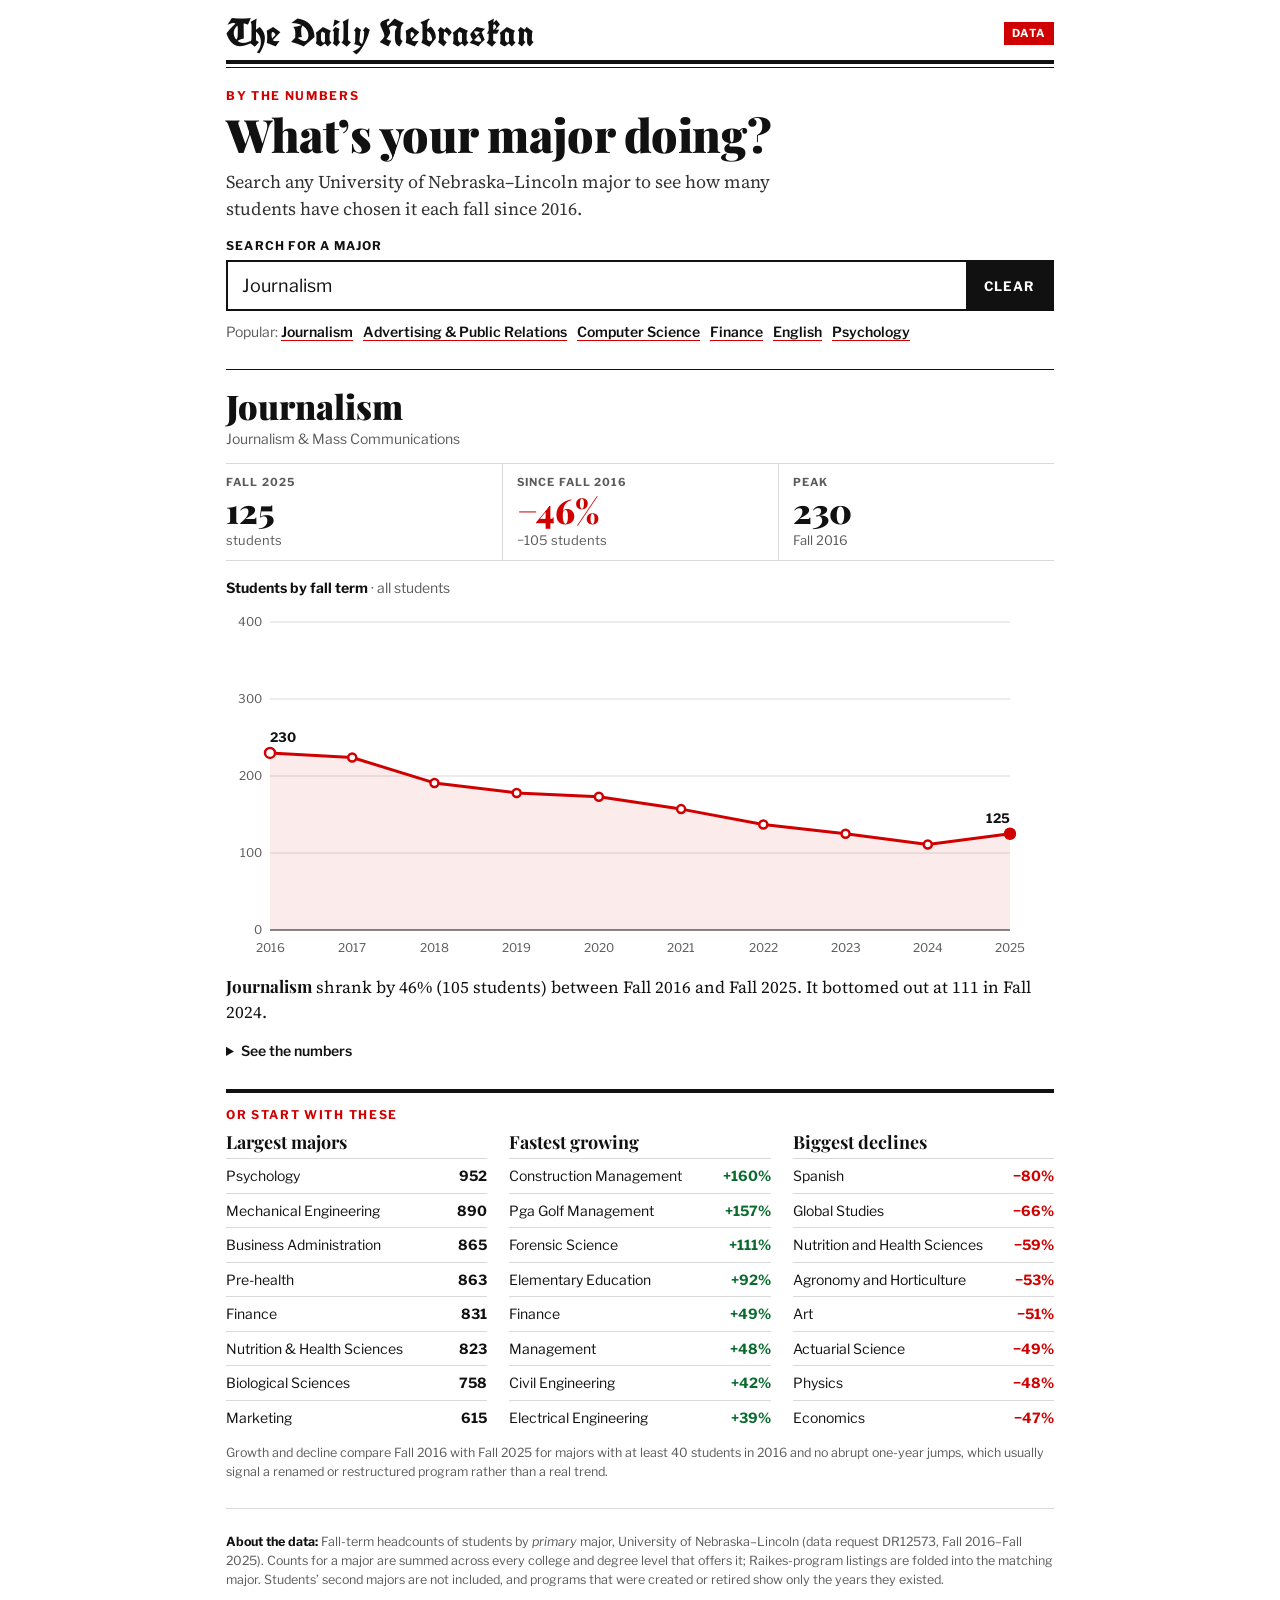
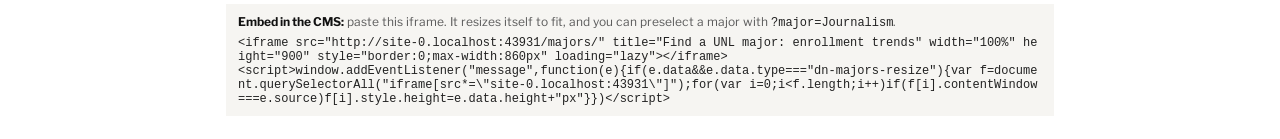
<file: majors/index.html>
<!doctype html>
<html lang="en">
<head>
<meta charset="utf-8">
<meta name="viewport" content="width=device-width, initial-scale=1">
<title>Find a Major | Daily Nebraskan</title>
<meta name="description" content="Search any University of Nebraska–Lincoln major and see how many students have enrolled in it each fall since 2016.">
<link rel="preconnect" href="https://fonts.googleapis.com">
<link rel="preconnect" href="https://fonts.gstatic.com" crossorigin>
<link href="https://fonts.googleapis.com/css2?family=Playfair+Display:wght@700;900&family=Source+Serif+4:ital,wght@0,400;0,600;1,400&family=Libre+Franklin:wght@400;600;700&family=UnifrakturCook:wght@700&display=swap" rel="stylesheet">
<style>
:root{
  --red:#d00000;       /* Husker scarlet used for DN accents */
  --red-dark:#a30000;
  --ink:#111;
  --muted:#5b5b5b;
  --rule:#d9d9d9;
  --paper:#fff;
  --wash:#f6f5f2;
  --serif:"Source Serif 4",Georgia,"Times New Roman",serif;
  --head:"Playfair Display",Georgia,serif;
  --sans:"Libre Franklin","Helvetica Neue",Arial,sans-serif;
  --black:"UnifrakturCook","Old English Text MT",Georgia,serif;
}
*{box-sizing:border-box}
html{-webkit-text-size-adjust:100%}
body{margin:0;background:var(--paper);color:var(--ink);font-family:var(--serif);font-size:17px;line-height:1.5}
.app{max-width:860px;margin:0 auto;padding:0 16px 24px}

/* masthead */
.mast{display:flex;align-items:center;justify-content:space-between;gap:12px;padding:14px 0 8px;border-bottom:4px solid var(--ink);position:relative}
.mast::after{content:"";position:absolute;left:0;right:0;bottom:-8px;border-bottom:1px solid var(--ink)}
.nameplate{font-family:var(--black);font-size:clamp(26px,6vw,38px);line-height:1;color:var(--ink);text-decoration:none;letter-spacing:.2px}
.tag{font:700 11px/1 var(--sans);letter-spacing:.14em;text-transform:uppercase;color:#fff;background:var(--red);padding:6px 8px;white-space:nowrap}

.hed{margin:26px 0 6px}
.kicker{font:700 12px/1 var(--sans);letter-spacing:.14em;text-transform:uppercase;color:var(--red);margin:0 0 8px}
h1{font-family:var(--head);font-weight:900;font-size:clamp(30px,6.5vw,46px);line-height:1.05;margin:0 0 10px;letter-spacing:-.01em}
.dek{font-size:18px;color:#333;margin:0 0 18px;max-width:62ch}

/* search */
.search{position:relative;margin:0 0 6px}
.search label{display:block;font:700 12px/1 var(--sans);letter-spacing:.1em;text-transform:uppercase;margin-bottom:8px}
.field{display:flex;border:2px solid var(--ink);background:#fff}
.field:focus-within{outline:3px solid var(--red);outline-offset:1px}
.field input{flex:1;min-width:0;border:0;padding:13px 14px;font:400 18px var(--sans);background:transparent;color:var(--ink);outline:0}
.field button{border:0;background:var(--ink);color:#fff;font:700 13px var(--sans);letter-spacing:.08em;text-transform:uppercase;padding:0 18px;cursor:pointer}
.field button:hover{background:var(--red)}
.list{position:absolute;z-index:10;left:0;right:0;top:100%;margin:2px 0 0;padding:0;list-style:none;background:#fff;border:2px solid var(--ink);border-top:0;max-height:320px;overflow:auto;box-shadow:0 8px 20px rgba(0,0,0,.15)}
.list[hidden]{display:none}
.list li{display:flex;justify-content:space-between;gap:12px;padding:10px 14px;font:400 16px var(--sans);border-bottom:1px solid var(--rule);cursor:pointer}
.list li:last-child{border-bottom:0}
.list li small{color:var(--muted);white-space:nowrap}
.list li[aria-selected=true],.list li:hover{background:var(--ink);color:#fff}
.list li[aria-selected=true] small,.list li:hover small{color:#ddd}
.list mark{background:none;color:inherit;font-weight:700;text-decoration:underline;text-decoration-color:var(--red);text-decoration-thickness:2px}
.empty{padding:12px 14px;font:400 15px var(--sans);color:var(--muted)}

.quick{font:400 14px var(--sans);color:var(--muted);margin:12px 0 0}
.quick button{font:600 14px var(--sans);background:none;border:0;border-bottom:1px solid var(--red);color:var(--ink);padding:0;margin:0 10px 0 0;cursor:pointer}
.quick button:hover{color:var(--red)}

/* result */
.result{margin-top:28px;border-top:1px solid var(--ink);padding-top:18px}
.result h2{font-family:var(--head);font-weight:900;font-size:clamp(24px,5vw,34px);line-height:1.1;margin:0 0 4px}
.colleges{font:400 14px var(--sans);color:var(--muted);margin:0 0 16px}
.stats{display:grid;grid-template-columns:repeat(3,1fr);border-top:1px solid var(--rule);border-bottom:1px solid var(--rule);margin:0 0 18px}
.stat{padding:12px 12px 12px 0}
.stat+.stat{padding-left:14px;border-left:1px solid var(--rule)}
.stat dt{font:700 11px/1.2 var(--sans);letter-spacing:.1em;text-transform:uppercase;color:var(--muted);margin:0 0 4px}
.stat dd{margin:0;font:900 clamp(24px,5.5vw,34px)/1.05 var(--head)}
.stat dd small{display:block;font:400 13px var(--sans);color:var(--muted);margin-top:3px}
.up{color:#0a6b2f}.down{color:var(--red)}

.charthead{display:flex;justify-content:space-between;align-items:flex-end;gap:10px;flex-wrap:wrap;margin-bottom:4px}
.charttitle{font:700 14px var(--sans);margin:0}
.charttitle span{font-weight:400;color:var(--muted)}
.seg{display:inline-flex;border:1px solid var(--ink)}
.seg button{font:600 12px var(--sans);padding:6px 11px;border:0;background:#fff;color:var(--ink);cursor:pointer}
.seg button+button{border-left:1px solid var(--ink)}
.seg button[aria-pressed=true]{background:var(--ink);color:#fff}
.chartwrap{position:relative}
svg{display:block;width:100%;height:auto;overflow:visible}
.axis text{font:400 12px var(--sans);fill:var(--muted)}
.grid line{stroke:var(--rule);stroke-width:1}
.grid line.base{stroke:var(--ink)}
.line{fill:none;stroke:var(--red);stroke-width:3;stroke-linejoin:round;stroke-linecap:round}
.area{fill:var(--red);opacity:.08}
.dot{fill:#fff;stroke:var(--red);stroke-width:2.5}
.dot.end{fill:var(--red)}
.vlab{font:700 13px var(--sans);fill:var(--ink);paint-order:stroke;stroke:#fff;stroke-width:4px}
.hover line{stroke:var(--ink);stroke-width:1;stroke-dasharray:3 3}
.tip{position:absolute;pointer-events:none;background:var(--ink);color:#fff;font:400 13px/1.35 var(--sans);padding:7px 10px;transform:translate(-50%,-100%);white-space:nowrap;display:none}
.tip b{font-weight:700;font-size:15px}
.take{font-size:17px;margin:14px 0 0}
.take strong{font-family:var(--head)}

details{margin-top:16px;font:400 14px var(--sans)}
summary{cursor:pointer;font-weight:600}
table{border-collapse:collapse;width:100%;margin-top:8px}
th,td{padding:6px 8px;border-bottom:1px solid var(--rule);text-align:right}
th:first-child,td:first-child{text-align:left}
th{font-size:11px;letter-spacing:.08em;text-transform:uppercase;color:var(--muted)}

.browse{margin-top:30px;border-top:4px solid var(--ink);padding-top:14px}
.browse h3{font:700 12px var(--sans);letter-spacing:.14em;text-transform:uppercase;color:var(--red);margin:0 0 10px}
.cols{display:grid;grid-template-columns:repeat(3,1fr);gap:22px}
.col h4{font-family:var(--head);font-size:18px;margin:0 0 6px;line-height:1.15}
.col ol{list-style:none;margin:0;padding:0}
.col li{border-top:1px solid var(--rule)}
.col li button{display:flex;width:100%;justify-content:space-between;gap:8px;text-align:left;background:none;border:0;padding:8px 0;font:400 14px/1.25 var(--sans);color:var(--ink);cursor:pointer}
.col li button:hover span:first-child{color:var(--red);text-decoration:underline}
.col li button span:last-child{font-weight:700;white-space:nowrap}

.foot{margin-top:26px;border-top:1px solid var(--rule);padding-top:12px;font:400 12.5px/1.5 var(--sans);color:var(--muted)}
.foot b{color:var(--ink)}
.embed{margin-top:14px;background:var(--wash);padding:10px 12px;font:400 12px var(--sans)}
.embed code{display:block;margin-top:6px;white-space:pre-wrap;word-break:break-all;font:12px ui-monospace,Menlo,monospace;color:#222}

@media (max-width:640px){
  body{font-size:16px}
  .cols{grid-template-columns:1fr;gap:18px}
  .stat dd{font-size:24px}
  .stat{padding-right:6px}.stat+.stat{padding-left:10px}
  .tag{display:none}
}
</style>
</head>
<body>
<div class="app" id="app">
  <header class="mast">
    <a class="nameplate" href="https://www.dailynebraskan.com" target="_blank" rel="noopener">The Daily Nebraskan</a>
    <span class="tag">Data</span>
  </header>

  <section class="hed">
    <p class="kicker">By the numbers</p>
    <h1>What’s your major doing?</h1>
    <p class="dek">Search any University of Nebraska–Lincoln major to see how many students have chosen it each fall since 2016.</p>
  </section>

  <div class="search">
    <label for="q">Search for a major</label>
    <div class="field">
      <input id="q" type="text" autocomplete="off" spellcheck="false" placeholder="Try “journalism,” “finance” or “computer science”"
             role="combobox" aria-autocomplete="list" aria-expanded="false" aria-controls="list">
      <button type="button" id="clear" aria-label="Clear search">Clear</button>
    </div>
    <ul class="list" id="list" role="listbox" hidden></ul>
  </div>
  <p class="quick" id="quick"></p>

  <section class="result" id="result" aria-live="polite"></section>

  <section class="browse" id="browse" aria-label="Browse majors"></section>

  <footer class="foot">
    <p><b>About the data:</b> Fall-term headcounts of students by <em>primary</em> major, University of Nebraska–Lincoln (data request DR12573, Fall 2016–Fall 2025). Counts for a major are summed across every college and degree level that offers it; Raikes-program listings are folded into the matching major. Students’ second majors are not included, and programs that were created or retired show only the years they existed.</p>
    <div class="embed" id="embed" hidden>
      <b>Embed in the CMS:</b> paste this iframe. It resizes itself to fit, and you can preselect a major with <code style="display:inline;font-size:12px">?major=Journalism</code>.
      <code id="embedcode"></code>
    </div>
  </footer>
</div>

<script src="data.js"></script>
<script>
(function(){
"use strict";
var YEARS=window.MAJORS_YEARS, DATA=window.MAJORS_DATA, LAST=YEARS.length-1;
var $=function(id){return document.getElementById(id)};
var q=$("q"), list=$("list"), result=$("result");
var fmt=new Intl.NumberFormat("en-US");

/* ---------- helpers ---------- */
var ACR={"UNL":1,"CYAF":1,"IEP":1,"UNO":1,"UNK":1,"MS":1,"PBAC":1,"CFA":1,"MPAC":1,"IT":1,"II":1,"III":1,"IV":1,"K-12":1,"PK-3":1,"7-12":1,"5-9":1,"4-8":1};
var SMALL={"and":1,"of":1,"in":1,"for":1,"the":1,"to":1,"&":1,"or":1};
function title(s){
  return s.toLowerCase().replace(/(^|[\s\/\-(,])([a-z0-9&][a-z0-9'.&-]*)/g,function(m,pre,w,off){
    var up=w.toUpperCase();
    if(ACR[up]) return pre+up;
    if(off>0 && SMALL[w]) return pre+w;
    return pre+w.charAt(0).toUpperCase()+w.slice(1);
  });
}
function esc(s){return s.replace(/[&<>"]/g,function(c){return{"&":"&amp;","<":"&lt;",">":"&gt;",'"':"&quot;"}[c]})}
function shortCollege(c){return c.replace(/^Grad Studies - /,"").replace("Agri Sci & Natl Res","Agricultural Sciences & Natural Resources").replace("Education & Human Sci","Education & Human Sciences").replace("Journalism & Mass Comm","Journalism & Mass Communications").replace("Fine & Performing Arts","Fine & Performing Arts").replace("UNO - Public Affairs & Comm Service","Public Affairs & Community Service (UNO)").replace("Business Administration","Business")}

DATA.forEach(function(d){
  d.label=title(d.n);
  d.grad=d.t.map(function(_,i){return (d.g?d.g[i]:0)+(d.l?d.l[i]:0)});
  d.und=d.u||d.t.map(function(){return 0});
  d.last=-1;for(var i=0;i<=LAST;i++) if(d.t[i]>0) d.last=i;
  d.first=-1;for(var j=LAST;j>=0;j--) if(d.t[j]>0) d.first=j;
  d.now=d.t[LAST];
  d.key=d.label.toLowerCase();
});

/* ---------- search ---------- */
var matches=[], active=-1;
function search(term){
  term=term.trim().toLowerCase();
  if(!term) return [];
  var toks=term.split(/\s+/);
  var out=[];
  DATA.forEach(function(d){
    var hay=d.key+" "+d.c.join(" ").toLowerCase(), ok=true, score=0;
    for(var i=0;i<toks.length;i++){
      var p=hay.indexOf(toks[i]);
      if(p<0){ok=false;break}
      if(p===0) score+=3; else if(hay.charAt(p-1)===" ") score+=2; else score+=0;
    }
    if(ok){ if(d.key===term) score+=10; if(d.now>0) score+=1; out.push({d:d,s:score}); }
  });
  out.sort(function(a,b){return b.s-a.s || b.d.t[LAST]-a.d.t[LAST]});
  return out.slice(0,12).map(function(x){return x.d});
}
function hl(label,term){
  var toks=term.trim().toLowerCase().split(/\s+/).filter(Boolean), out=esc(label);
  toks.forEach(function(t){ var re=new RegExp("("+t.replace(/[.*+?^${}()|[\]\\]/g,"\\$&")+")","ig"); out=out.replace(re,function(m,a,off){return /^&|;$/.test(m)?m:"<mark>"+a+"</mark>"}) });
  return out;
}
function renderList(){
  if(!matches.length){
    if(q.value.trim()){list.innerHTML='<div class="empty">No major matches “'+esc(q.value.trim())+'”. Try a shorter word.</div>';list.hidden=false;q.setAttribute("aria-expanded","true")}
    else close();
    return;
  }
  list.innerHTML=matches.map(function(d,i){
    return '<li role="option" id="opt'+i+'" data-i="'+i+'" aria-selected="'+(i===active)+'"><span>'+hl(d.label,q.value)+'</span><small>'+(d.now>0?fmt.format(d.now)+" in 2025":"ended "+YEARS[d.last])+'</small></li>';
  }).join("");
  list.hidden=false; q.setAttribute("aria-expanded","true");
  if(active>=0) q.setAttribute("aria-activedescendant","opt"+active); else q.removeAttribute("aria-activedescendant");
}
function close(){list.hidden=true;q.setAttribute("aria-expanded","false");active=-1}
q.addEventListener("input",function(){matches=search(q.value);active=matches.length?0:-1;renderList()});
q.addEventListener("focus",function(){ if(q.value.trim()){matches=search(q.value);renderList()} });
q.addEventListener("keydown",function(e){
  if(e.key==="ArrowDown"){e.preventDefault();if(matches.length){active=(active+1)%matches.length;renderList();scrollActive()}}
  else if(e.key==="ArrowUp"){e.preventDefault();if(matches.length){active=(active-1+matches.length)%matches.length;renderList();scrollActive()}}
  else if(e.key==="Enter"){e.preventDefault();if(active>=0)pick(matches[active])}
  else if(e.key==="Escape"){close()}
});
function scrollActive(){var el=$("opt"+active);if(el&&el.scrollIntoView)el.scrollIntoView({block:"nearest"})}
list.addEventListener("mousedown",function(e){var li=e.target.closest("li");if(li){e.preventDefault();pick(matches[+li.dataset.i])}});
document.addEventListener("click",function(e){if(!e.target.closest(".search"))close()});
$("clear").addEventListener("click",function(){q.value="";close();q.focus()});

/* ---------- selection ---------- */
var cur=null, level="all";
function pick(d,noHash){
  cur=d; level="all"; q.value=d.label; close(); matches=[];
  render();
  try{ if(!noHash && window.history && history.replaceState) history.replaceState(null,"","?major="+encodeURIComponent(d.label)) }catch(e){}
}
function series(d){
  var s={all:d.t,u:d.und,g:d.grad}[level]||d.t;
  return s.map(function(v,i){ return (i<d.first||i>d.last)?null:v });
}
function hasBoth(d){return d.und.some(function(v){return v>0}) && d.grad.some(function(v){return v>0})}

function render(){
  var d=cur; if(!d){result.innerHTML="";return}
  var s=series(d), f=d.first, l=d.last;
  var start=s[f], end=s[l], diff=end-start, pct=start?diff/start*100:null;
  var peak=0,pi=f; s.forEach(function(v,i){if(v!==null&&v>peak){peak=v;pi=i}});
  var cls=diff>0?"up":diff<0?"down":"";
  var sign=diff>0?"+":diff<0?"−":"";
  var ended=l<LAST;
  var levelNames={all:"all students",u:"undergraduates",g:"graduate & professional students"};

  var html='<h2>'+esc(d.label)+'</h2><p class="colleges">'+d.c.map(function(c){return esc(shortCollege(c))}).filter(function(v,i,a){return a.indexOf(v)===i}).join(" · ")+'</p>';
  html+='<dl class="stats">'+
    '<div class="stat"><dt>Fall '+YEARS[l]+'</dt><dd>'+fmt.format(end)+'<small>'+(ended?'last year listed':'students')+'</small></dd></div>'+
    '<div class="stat"><dt>Since Fall '+YEARS[f]+'</dt><dd class="'+cls+'">'+(pct===null||l===f?'—':sign+Math.abs(Math.round(pct))+'%')+'<small>'+(l===f?'only one year of data':sign+fmt.format(Math.abs(diff))+' students')+'</small></dd></div>'+
    '<div class="stat"><dt>Peak</dt><dd>'+fmt.format(peak)+'<small>Fall '+YEARS[pi]+'</small></dd></div></dl>';

  html+='<div class="charthead"><p class="charttitle">Students by fall term <span>· '+levelNames[level]+'</span></p>';
  if(hasBoth(d)) html+='<div class="seg" role="group" aria-label="Student level">'+[["all","All"],["u","Undergrad"],["g","Grad"]].map(function(x){return '<button type="button" data-lv="'+x[0]+'" aria-pressed="'+(level===x[0])+'">'+x[1]+'</button>'}).join("")+'</div>';
  html+='</div><div class="chartwrap" id="cw"><svg id="svg" role="img" aria-label="'+esc(summary(d,s))+'"></svg><div class="tip" id="tip"></div></div>';
  html+='<p class="take">'+takeaway(d,s,pi,peak)+'</p>';
  html+='<details><summary>See the numbers</summary><table><thead><tr><th>Fall</th><th>Students</th>'+(hasBoth(d)?'<th>Undergrad</th><th>Grad</th>':'')+'</tr></thead><tbody>'+
    YEARS.map(function(y,i){ if(i<f||i>l) return ""; return '<tr><td>'+y+'</td><td>'+fmt.format(d.t[i])+'</td>'+(hasBoth(d)?'<td>'+fmt.format(d.und[i])+'</td><td>'+fmt.format(d.grad[i])+'</td>':'')+'</tr>'}).join("")+'</tbody></table></details>';
  result.innerHTML=html;
  draw(d,s);
  Array.prototype.forEach.call(result.querySelectorAll("[data-lv]"),function(b){b.addEventListener("click",function(){level=b.dataset.lv;render()})});
  resize();
}
function summary(d,s){
  return d.label+": "+YEARS.map(function(y,i){return s[i]===null?"":y+": "+s[i]}).filter(Boolean).join(", ");
}
function takeaway(d,s,pi,peak){
  var f=d.first,l=d.last,start=s[f],end=s[l],diff=end-start;
  var nm="<strong>"+esc(d.label)+"</strong>";
  if(l<LAST) return nm+" had no students listed in Fall "+YEARS[LAST]+". Its last year in the data was Fall "+YEARS[l]+", with "+fmt.format(end)+" students.";
  if(l===f) return nm+" first appears in Fall "+YEARS[f]+" with "+fmt.format(end)+" students.";
  var lowv=Infinity,li=f;s.forEach(function(v,i){if(v!==null&&v<lowv){lowv=v;li=i}});
  var verb=diff>0?"grew":diff<0?"shrank":"held steady";
  var out=nm+" "+verb+(diff?" by "+Math.abs(Math.round(diff/start*100))+"% ("+fmt.format(Math.abs(diff))+" students)":"")+" between Fall "+YEARS[f]+" and Fall "+YEARS[l]+".";
  if(pi!==l&&pi!==f) out+=" Enrollment peaked at "+fmt.format(peak)+" in Fall "+YEARS[pi]+".";
  else if(li!==f&&li!==l) out+=" It bottomed out at "+fmt.format(lowv)+" in Fall "+YEARS[li]+".";
  return out;
}

/* ---------- chart ---------- */
var W=0;
function niceMax(v){ var raw=v/4, p=Math.pow(10,Math.floor(Math.log10(raw))), n=raw/p; var st=(n<=1?1:n<=2?2:n<=5?5:10)*p; if(st<1) st=1; return st*4 }
function draw(d,s){
  var svg=$("svg"); if(!svg) return;
  var w=$("cw").clientWidth||600, h=Math.max(240,Math.min(360,w*0.5));
  var small=w<480, m={t:22,r:small?30:44,b:30,l:small?36:44};
  var vals=s.filter(function(v){return v!==null}), max=niceMax(Math.max.apply(null,vals)*1.08);
  var iw=w-m.l-m.r, ih=h-m.t-m.b;
  var x=function(i){return m.l+(YEARS.length===1?iw/2:i*iw/(YEARS.length-1))}, y=function(v){return m.t+ih-(v/max)*ih};
  svg.setAttribute("viewBox","0 0 "+w+" "+h); svg.setAttribute("width",w); svg.setAttribute("height",h);
  var g='<g class="grid axis">';
  var ticks=4;
  for(var t=0;t<=ticks;t++){var v=max*t/ticks;g+='<line class="'+(t===0?"base":"")+'" x1="'+m.l+'" x2="'+(w-m.r)+'" y1="'+y(v)+'" y2="'+y(v)+'"/><text x="'+(m.l-8)+'" y="'+(y(v)+4)+'" text-anchor="end">'+fmt.format(Math.round(v*10)/10)+'</text>'}
  YEARS.forEach(function(yr,i){ if(small&&i%2===1&&i!==LAST) return; g+='<text x="'+x(i)+'" y="'+(h-8)+'" text-anchor="middle">'+(small?"’"+String(yr).slice(2):yr)+'</text>'});
  g+='</g>';
  var pts=[],f=d.first,l=d.last;
  for(var i=f;i<=l;i++) pts.push([x(i),y(s[i]),i]);
  var path=pts.map(function(p,k){return (k?"L":"M")+p[0].toFixed(1)+" "+p[1].toFixed(1)}).join(" ");
  var area=path+" L"+pts[pts.length-1][0]+" "+y(0)+" L"+pts[0][0]+" "+y(0)+" Z";
  var dots=pts.map(function(p,k){var end=k===pts.length-1||k===0;return '<circle class="dot'+(k===pts.length-1?" end":"")+'" cx="'+p[0]+'" cy="'+p[1]+'" r="'+(end?5:4)+'"/>'}).join("");
  var first=pts[0], last=pts[pts.length-1];
  var labs='<text class="vlab" x="'+first[0]+'" y="'+(first[1]-11)+'" text-anchor="'+(first[0]<m.l+10?"start":"middle")+'">'+fmt.format(s[f])+'</text>';
  if(pts.length>1) labs+='<text class="vlab" x="'+last[0]+'" y="'+(last[1]-11)+'" text-anchor="end">'+fmt.format(s[l])+'</text>';
  svg.innerHTML=g+'<path class="area" d="'+area+'"/><path class="line" d="'+path+'"/>'+dots+labs+'<g class="hover" id="hv" style="display:none"><line y1="'+m.t+'" y2="'+(m.t+ih)+'"/></g><rect id="hit" x="'+m.l+'" y="0" width="'+iw+'" height="'+h+'" fill="transparent" style="touch-action:pan-y"/>';
  var hit=$("hit"), hv=$("hv"), tip=$("tip");
  function move(ev){
    var r=svg.getBoundingClientRect(), px=(ev.clientX-r.left)*(w/r.width);
    var best=null,bd=1e9; pts.forEach(function(p){var dd=Math.abs(p[0]-px);if(dd<bd){bd=dd;best=p}});
    if(!best) return;
    hv.style.display="block"; hv.firstChild.setAttribute("x1",best[0]); hv.firstChild.setAttribute("x2",best[0]);
    var prev=best[2]>f?s[best[2]-1]:null, ch=prev!==null&&prev!==undefined?s[best[2]]-prev:null;
    tip.innerHTML="<b>"+fmt.format(s[best[2]])+"</b> students<br>Fall "+YEARS[best[2]]+(ch!==null?" · "+(ch>0?"+":ch<0?"−":"")+fmt.format(Math.abs(ch))+" vs. prior year":"");
    tip.style.display="block";
    var tx=Math.max(70,Math.min(w-70,best[0])); tip.style.left=tx+"px"; tip.style.top=Math.max(34,best[1]-12)+"px";
  }
  hit.addEventListener("pointermove",move); hit.addEventListener("pointerdown",move);
  hit.addEventListener("pointerleave",function(){hv.style.display="none";tip.style.display="none"});
}

/* ---------- browse lists ---------- */
function steady(d){for(var i=1;i<=LAST;i++){var r=d.t[i]/d.t[i-1];if(!(r>0.55&&r<1.8))return false}return true}
function browse(){
  var big=DATA.filter(function(d){return d.now>0}).sort(function(a,b){return b.now-a.now}).slice(0,8);
  var movers=DATA.filter(function(d){return d.first===0&&d.last===LAST&&d.t[0]>=40&&d.now>0&&steady(d)&&!/UNDECLARED|VISIT|CONSORTIUM|EXCHANGE|CERTIF/.test(d.n)}).map(function(d){return{d:d,p:(d.now-d.t[0])/d.t[0]}});
  var up=movers.slice().sort(function(a,b){return b.p-a.p}).slice(0,8), dn=movers.slice().sort(function(a,b){return a.p-b.p}).slice(0,8);
  function col(h,sub,arr,fn){return '<div class="col"><h4>'+h+'</h4><ol>'+arr.map(function(x){var d=x.d||x;return '<li><button type="button" data-k="'+esc(d.n)+'"><span>'+esc(d.label)+'</span><span>'+fn(x)+'</span></button></li>'}).join("")+'</ol></div>'}
  $("browse").innerHTML='<h3>Or start with these</h3><div class="cols">'+
    col("Largest majors","",big,function(d){return fmt.format(d.now)})+
    col("Fastest growing","",up,function(x){return '<span class="up">+'+Math.round(x.p*100)+'%</span>'})+
    col("Biggest declines","",dn,function(x){return '<span class="down">−'+Math.round(Math.abs(x.p)*100)+'%</span>'})+
    '</div><p class="foot" style="border:0;margin:10px 0 0;padding:0">Growth and decline compare Fall 2016 with Fall 2025 for majors with at least 40 students in 2016 and no abrupt one-year jumps, which usually signal a renamed or restructured program rather than a real trend.</p>';
  $("browse").addEventListener("click",function(e){var b=e.target.closest("button[data-k]");if(!b)return;var d=byName(b.dataset.k);if(d){pick(d);window.scrollTo&&$("q").scrollIntoView({behavior:"smooth",block:"start"})}});
}
function byName(n){for(var i=0;i<DATA.length;i++) if(DATA[i].n===n) return DATA[i]}

/* quick picks */
(function(){
  var picks=["JOURNALISM","ADVERTISING & PUBLIC RELATIONS","COMPUTER SCIENCE","FINANCE","ENGLISH","PSYCHOLOGY"];
  var html='Popular: ';
  picks.forEach(function(n){var d=byName(n);if(d) html+='<button type="button" data-k="'+esc(n)+'">'+esc(d.label)+'</button>'});
  $("quick").innerHTML=html;
  $("quick").addEventListener("click",function(e){var b=e.target.closest("button[data-k]");if(b)pick(byName(b.dataset.k))});
})();

/* ---------- iframe support ---------- */
var inFrame=false; try{inFrame=window.self!==window.top}catch(e){inFrame=true}
function post(){
  if(!inFrame) return;
  var h=Math.ceil(document.documentElement.getBoundingClientRect().height);
  try{window.parent.postMessage({type:"dn-majors-resize",height:h},"*")}catch(e){}
}
function resize(){ if(cur) draw(cur,series(cur)); post() }
var rt; window.addEventListener("resize",function(){clearTimeout(rt);rt=setTimeout(resize,80)});
if(window.ResizeObserver) new ResizeObserver(post).observe(document.body);

if(!inFrame){
  $("embed").hidden=false;
  var u=location.origin+location.pathname.replace(/index\.html$/,"");
  $("embedcode").textContent='<iframe src="'+u+'" title="Find a UNL major: enrollment trends" width="100%" height="900" style="border:0;max-width:860px" loading="lazy"></iframe>\n<script>window.addEventListener("message",function(e){if(e.data&&e.data.type==="dn-majors-resize"){var f=document.querySelectorAll("iframe[src*=\\"'+location.host+'\\"]");for(var i=0;i<f.length;i++)if(f[i].contentWindow===e.source)f[i].style.height=e.data.height+"px"}})<\/script>';
}

/* ---------- init ---------- */
browse();
var param=(new URLSearchParams(location.search).get("major")||"").trim().toLowerCase();
var start=param&&(DATA.filter(function(d){return d.key===param})[0]||search(param)[0]);
pick(start||byName("JOURNALISM")||DATA[0],true);
if(document.fonts&&document.fonts.ready) document.fonts.ready.then(post);
post();
})();
</script>
</body>
</html>
</file>
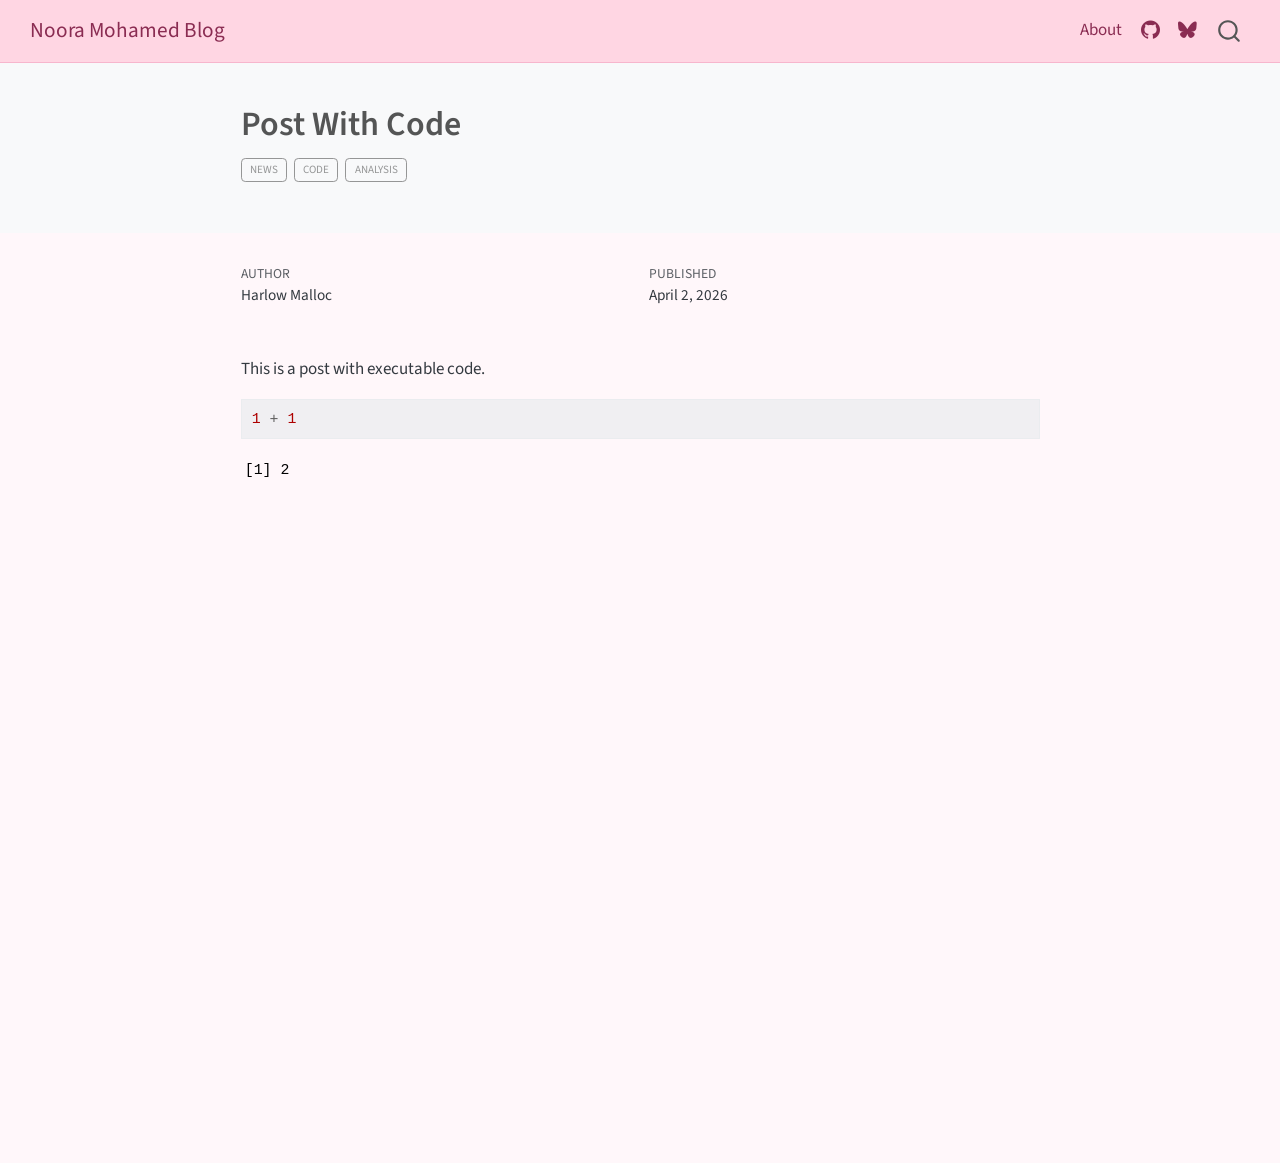
<file: posts/post-with-code/index.html>
<!DOCTYPE html>
<html xmlns="http://www.w3.org/1999/xhtml" lang="en" xml:lang="en"><head>

<meta charset="utf-8">
<meta name="generator" content="quarto-1.9.36">

<meta name="viewport" content="width=device-width, initial-scale=1.0, user-scalable=yes">

<meta name="author" content="Harlow Malloc">
<meta name="dcterms.date" content="2026-04-02">

<title>Post With Code – Noora Mohamed Blog</title>
<style>
/* Default styles provided by pandoc.
** See https://pandoc.org/MANUAL.html#variables-for-html for config info.
*/
code{white-space: pre-wrap;}
span.smallcaps{font-variant: small-caps;}
div.columns{display: flex; gap: min(4vw, 1.5em);}
div.column{flex: auto; overflow-x: auto;}
div.hanging-indent{margin-left: 1.5em; text-indent: -1.5em;}
ul.task-list{list-style: none;}
ul.task-list li input[type="checkbox"] {
  width: 0.8em;
  margin: 0 0.8em 0.2em -1em; /* quarto-specific, see https://github.com/quarto-dev/quarto-cli/issues/4556 */ 
  vertical-align: middle;
}
/* CSS for syntax highlighting */
html { -webkit-text-size-adjust: 100%; }
pre > code.sourceCode { white-space: pre; position: relative; }
pre > code.sourceCode > span { display: inline-block; line-height: 1.25; }
pre > code.sourceCode > span:empty { height: 1.2em; }
.sourceCode { overflow: visible; }
code.sourceCode > span { color: inherit; text-decoration: inherit; }
div.sourceCode { margin: 1em 0; }
pre.sourceCode { margin: 0; }
@media screen {
div.sourceCode { overflow: auto; }
}
@media print {
pre > code.sourceCode { white-space: pre-wrap; }
pre > code.sourceCode > span { text-indent: -5em; padding-left: 5em; }
}
pre.numberSource code
  { counter-reset: source-line 0; }
pre.numberSource code > span
  { position: relative; left: -4em; counter-increment: source-line; }
pre.numberSource code > span > a:first-child::before
  { content: counter(source-line);
    position: relative; left: -1em; text-align: right; vertical-align: baseline;
    border: none; display: inline-block;
    -webkit-touch-callout: none; -webkit-user-select: none;
    -khtml-user-select: none; -moz-user-select: none;
    -ms-user-select: none; user-select: none;
    padding: 0 4px; width: 4em;
  }
pre.numberSource { margin-left: 3em;  padding-left: 4px; }
div.sourceCode
  {   }
@media screen {
pre > code.sourceCode > span > a:first-child::before { text-decoration: underline; }
}
</style>


<script src="../../site_libs/quarto-nav/quarto-nav.js"></script>
<script src="../../site_libs/quarto-nav/headroom.min.js"></script>
<script src="../../site_libs/clipboard/clipboard.min.js"></script>
<script src="../../site_libs/quarto-search/autocomplete.umd.js"></script>
<script src="../../site_libs/quarto-search/fuse.min.js"></script>
<script src="../../site_libs/quarto-search/quarto-search.js"></script>
<meta name="quarto:offset" content="../../">
<script src="../../site_libs/quarto-html/quarto.js" type="module"></script>
<script src="../../site_libs/quarto-html/tabsets/tabsets.js" type="module"></script>
<script src="../../site_libs/quarto-html/popper.min.js"></script>
<script src="../../site_libs/quarto-html/tippy.umd.min.js"></script>
<script src="../../site_libs/quarto-html/anchor.min.js"></script>
<link href="../../site_libs/quarto-html/tippy.css" rel="stylesheet">
<link href="../../site_libs/quarto-html/quarto-syntax-highlighting-845c23b38eaddc0f92fda52bfe77a8c8.css" rel="stylesheet" id="quarto-text-highlighting-styles">
<script src="../../site_libs/bootstrap/bootstrap.min.js"></script>
<link href="../../site_libs/bootstrap/bootstrap-icons.css" rel="stylesheet">
<link href="../../site_libs/bootstrap/bootstrap-158031087360bce0ff56dc785ce39e06.min.css" rel="stylesheet" append-hash="true" id="quarto-bootstrap" data-mode="light">
<script id="quarto-search-options" type="application/json">{
  "location": "navbar",
  "copy-button": false,
  "collapse-after": 3,
  "panel-placement": "end",
  "type": "overlay",
  "limit": 50,
  "keyboard-shortcut": [
    "f",
    "/",
    "s"
  ],
  "show-item-context": false,
  "language": {
    "search-no-results-text": "No results",
    "search-matching-documents-text": "matching documents",
    "search-copy-link-title": "Copy link to search",
    "search-hide-matches-text": "Hide additional matches",
    "search-more-match-text": "more match in this document",
    "search-more-matches-text": "more matches in this document",
    "search-clear-button-title": "Clear",
    "search-text-placeholder": "",
    "search-detached-cancel-button-title": "Cancel",
    "search-submit-button-title": "Submit",
    "search-label": "Search"
  }
}</script>


<link rel="stylesheet" href="../../styles.css">
</head>

<body class="nav-fixed fullcontent quarto-light">

<div id="quarto-search-results"></div>
  <header id="quarto-header" class="headroom fixed-top quarto-banner">
    <nav class="navbar navbar-expand-lg " data-bs-theme="dark">
      <div class="navbar-container container-fluid">
      <div class="navbar-brand-container mx-auto">
    <a class="navbar-brand" href="../../index.html">
    <span class="navbar-title">Noora Mohamed Blog</span>
    </a>
  </div>
            <div id="quarto-search" class="" title="Search"></div>
          <button class="navbar-toggler" type="button" data-bs-toggle="collapse" data-bs-target="#navbarCollapse" aria-controls="navbarCollapse" role="menu" aria-expanded="false" aria-label="Toggle navigation" onclick="if (window.quartoToggleHeadroom) { window.quartoToggleHeadroom(); }">
  <span class="navbar-toggler-icon"></span>
</button>
          <div class="collapse navbar-collapse" id="navbarCollapse">
            <ul class="navbar-nav navbar-nav-scroll ms-auto">
  <li class="nav-item">
    <a class="nav-link" href="../../about.html"> 
<span class="menu-text">About</span></a>
  </li>  
  <li class="nav-item compact">
    <a class="nav-link" href="https://github.com/"> <i class="bi bi-github" role="img">
</i> 
<span class="menu-text"></span></a>
  </li>  
  <li class="nav-item compact">
    <a class="nav-link" href="https://bsky.app/"> <i class="bi bi-bluesky" role="img">
</i> 
<span class="menu-text"></span></a>
  </li>  
</ul>
          </div> <!-- /navcollapse -->
            <div class="quarto-navbar-tools">
</div>
      </div> <!-- /container-fluid -->
    </nav>
</header>
<!-- content -->
<header id="title-block-header" class="quarto-title-block default page-columns page-full">
  <div class="quarto-title-banner page-columns page-full">
    <div class="quarto-title column-body">
      <h1 class="title">Post With Code</h1>
                                <div class="quarto-categories">
                <div class="quarto-category">news</div>
                <div class="quarto-category">code</div>
                <div class="quarto-category">analysis</div>
              </div>
                  </div>
  </div>
    
  
  <div class="quarto-title-meta">

      <div>
      <div class="quarto-title-meta-heading">Author</div>
      <div class="quarto-title-meta-contents">
               <p>Harlow Malloc </p>
            </div>
    </div>
      
      <div>
      <div class="quarto-title-meta-heading">Published</div>
      <div class="quarto-title-meta-contents">
        <p class="date">April 2, 2026</p>
      </div>
    </div>
    
      
    </div>
    
  
  </header><div id="quarto-content" class="quarto-container page-columns page-rows-contents page-layout-article page-navbar">
<!-- sidebar -->
<!-- margin-sidebar -->
    
<!-- main -->
<main class="content quarto-banner-title-block" id="quarto-document-content">





<p>This is a post with executable code.</p>
<div class="cell">
<div class="code-copy-outer-scaffold"><div class="sourceCode cell-code" id="cb1"><pre class="sourceCode r code-with-copy"><code class="sourceCode r"><span id="cb1-1"><a href="#cb1-1" aria-hidden="true" tabindex="-1"></a><span class="dv">1</span> <span class="sc">+</span> <span class="dv">1</span></span></code></pre></div><button title="Copy to Clipboard" class="code-copy-button"><i class="bi"></i></button></div>
<div class="cell-output cell-output-stdout">
<pre><code>[1] 2</code></pre>
</div>
</div>



</main> <!-- /main -->
<script id="quarto-html-after-body" type="application/javascript">
  window.document.addEventListener("DOMContentLoaded", function (event) {
    const icon = "";
    const anchorJS = new window.AnchorJS();
    anchorJS.options = {
      placement: 'right',
      icon: icon
    };
    anchorJS.add('.anchored');
    const isCodeAnnotation = (el) => {
      for (const clz of el.classList) {
        if (clz.startsWith('code-annotation-')) {                     
          return true;
        }
      }
      return false;
    }
    const onCopySuccess = function(e) {
      // button target
      const button = e.trigger;
      // don't keep focus
      button.blur();
      // flash "checked"
      button.classList.add('code-copy-button-checked');
      var currentTitle = button.getAttribute("title");
      button.setAttribute("title", "Copied!");
      let tooltip;
      if (window.bootstrap) {
        button.setAttribute("data-bs-toggle", "tooltip");
        button.setAttribute("data-bs-placement", "left");
        button.setAttribute("data-bs-title", "Copied!");
        tooltip = new bootstrap.Tooltip(button, 
          { trigger: "manual", 
            customClass: "code-copy-button-tooltip",
            offset: [0, -8]});
        tooltip.show();    
      }
      setTimeout(function() {
        if (tooltip) {
          tooltip.hide();
          button.removeAttribute("data-bs-title");
          button.removeAttribute("data-bs-toggle");
          button.removeAttribute("data-bs-placement");
        }
        button.setAttribute("title", currentTitle);
        button.classList.remove('code-copy-button-checked');
      }, 1000);
      // clear code selection
      e.clearSelection();
    }
    const getTextToCopy = function(trigger) {
      const outerScaffold = trigger.parentElement.cloneNode(true);
      const codeEl = outerScaffold.querySelector('code');
      for (const childEl of codeEl.children) {
        if (isCodeAnnotation(childEl)) {
          childEl.remove();
        }
      }
      return codeEl.innerText;
    }
    const clipboard = new window.ClipboardJS('.code-copy-button:not([data-in-quarto-modal])', {
      text: getTextToCopy
    });
    clipboard.on('success', onCopySuccess);
    if (window.document.getElementById('quarto-embedded-source-code-modal')) {
      const clipboardModal = new window.ClipboardJS('.code-copy-button[data-in-quarto-modal]', {
        text: getTextToCopy,
        container: window.document.getElementById('quarto-embedded-source-code-modal')
      });
      clipboardModal.on('success', onCopySuccess);
    }
      var localhostRegex = new RegExp(/^(?:http|https):\/\/localhost\:?[0-9]*\//);
      var mailtoRegex = new RegExp(/^mailto:/);
        var filterRegex = new RegExp("https:\/\/your-website-url\.example\.com");
      var isInternal = (href) => {
          return filterRegex.test(href) || localhostRegex.test(href) || mailtoRegex.test(href);
      }
      // Inspect non-navigation links and adorn them if external
     var links = window.document.querySelectorAll('a[href]:not(.nav-link):not(.navbar-brand):not(.toc-action):not(.sidebar-link):not(.sidebar-item-toggle):not(.pagination-link):not(.no-external):not([aria-hidden]):not(.dropdown-item):not(.quarto-navigation-tool):not(.about-link)');
      for (var i=0; i<links.length; i++) {
        const link = links[i];
        if (!isInternal(link.href)) {
          // undo the damage that might have been done by quarto-nav.js in the case of
          // links that we want to consider external
          if (link.dataset.originalHref !== undefined) {
            link.href = link.dataset.originalHref;
          }
        }
      }
    function tippyHover(el, contentFn, onTriggerFn, onUntriggerFn) {
      const config = {
        allowHTML: true,
        maxWidth: 500,
        delay: 100,
        arrow: false,
        appendTo: function(el) {
            return el.parentElement;
        },
        interactive: true,
        interactiveBorder: 10,
        theme: 'quarto',
        placement: 'bottom-start',
      };
      if (contentFn) {
        config.content = contentFn;
      }
      if (onTriggerFn) {
        config.onTrigger = onTriggerFn;
      }
      if (onUntriggerFn) {
        config.onUntrigger = onUntriggerFn;
      }
      window.tippy(el, config); 
    }
    const noterefs = window.document.querySelectorAll('a[role="doc-noteref"]');
    for (var i=0; i<noterefs.length; i++) {
      const ref = noterefs[i];
      tippyHover(ref, function() {
        // use id or data attribute instead here
        let href = ref.getAttribute('data-footnote-href') || ref.getAttribute('href');
        try { href = new URL(href).hash; } catch {}
        const id = href.replace(/^#\/?/, "");
        const note = window.document.getElementById(id);
        if (note) {
          return note.innerHTML;
        } else {
          return "";
        }
      });
    }
    const xrefs = window.document.querySelectorAll('a.quarto-xref');
    const processXRef = (id, note) => {
      // Strip column container classes
      const stripColumnClz = (el) => {
        el.classList.remove("page-full", "page-columns");
        if (el.children) {
          for (const child of el.children) {
            stripColumnClz(child);
          }
        }
      }
      stripColumnClz(note)
      if (id === null || id.startsWith('sec-')) {
        // Special case sections, only their first couple elements
        const container = document.createElement("div");
        if (note.children && note.children.length > 2) {
          container.appendChild(note.children[0].cloneNode(true));
          for (let i = 1; i < note.children.length; i++) {
            const child = note.children[i];
            if (child.tagName === "P" && child.innerText === "") {
              continue;
            } else {
              container.appendChild(child.cloneNode(true));
              break;
            }
          }
          if (window.Quarto?.typesetMath) {
            window.Quarto.typesetMath(container);
          }
          return container.innerHTML
        } else {
          if (window.Quarto?.typesetMath) {
            window.Quarto.typesetMath(note);
          }
          return note.innerHTML;
        }
      } else {
        // Remove any anchor links if they are present
        const anchorLink = note.querySelector('a.anchorjs-link');
        if (anchorLink) {
          anchorLink.remove();
        }
        if (window.Quarto?.typesetMath) {
          window.Quarto.typesetMath(note);
        }
        if (note.classList.contains("callout")) {
          return note.outerHTML;
        } else {
          return note.innerHTML;
        }
      }
    }
    for (var i=0; i<xrefs.length; i++) {
      const xref = xrefs[i];
      tippyHover(xref, undefined, function(instance) {
        instance.disable();
        let url = xref.getAttribute('href');
        let hash = undefined; 
        if (url.startsWith('#')) {
          hash = url;
        } else {
          try { hash = new URL(url).hash; } catch {}
        }
        if (hash) {
          const id = hash.replace(/^#\/?/, "");
          const note = window.document.getElementById(id);
          if (note !== null) {
            try {
              const html = processXRef(id, note.cloneNode(true));
              instance.setContent(html);
            } finally {
              instance.enable();
              instance.show();
            }
          } else {
            // See if we can fetch this
            fetch(url.split('#')[0])
            .then(res => res.text())
            .then(html => {
              const parser = new DOMParser();
              const htmlDoc = parser.parseFromString(html, "text/html");
              const note = htmlDoc.getElementById(id);
              if (note !== null) {
                const html = processXRef(id, note);
                instance.setContent(html);
              } 
            }).finally(() => {
              instance.enable();
              instance.show();
            });
          }
        } else {
          // See if we can fetch a full url (with no hash to target)
          // This is a special case and we should probably do some content thinning / targeting
          fetch(url)
          .then(res => res.text())
          .then(html => {
            const parser = new DOMParser();
            const htmlDoc = parser.parseFromString(html, "text/html");
            const note = htmlDoc.querySelector('main.content');
            if (note !== null) {
              // This should only happen for chapter cross references
              // (since there is no id in the URL)
              // remove the first header
              if (note.children.length > 0 && note.children[0].tagName === "HEADER") {
                note.children[0].remove();
              }
              const html = processXRef(null, note);
              instance.setContent(html);
            } 
          }).finally(() => {
            instance.enable();
            instance.show();
          });
        }
      }, function(instance) {
      });
    }
        let selectedAnnoteEl;
        const selectorForAnnotation = ( cell, annotation) => {
          let cellAttr = 'data-code-cell="' + cell + '"';
          let lineAttr = 'data-code-annotation="' +  annotation + '"';
          const selector = 'span[' + cellAttr + '][' + lineAttr + ']';
          return selector;
        }
        const selectCodeLines = (annoteEl) => {
          const doc = window.document;
          const targetCell = annoteEl.getAttribute("data-target-cell");
          const targetAnnotation = annoteEl.getAttribute("data-target-annotation");
          const annoteSpan = window.document.querySelector(selectorForAnnotation(targetCell, targetAnnotation));
          const lines = annoteSpan.getAttribute("data-code-lines").split(",");
          const lineIds = lines.map((line) => {
            return targetCell + "-" + line;
          })
          let top = null;
          let height = null;
          let parent = null;
          if (lineIds.length > 0) {
              //compute the position of the single el (top and bottom and make a div)
              const el = window.document.getElementById(lineIds[0]);
              top = el.offsetTop;
              height = el.offsetHeight;
              parent = el.parentElement.parentElement;
            if (lineIds.length > 1) {
              const lastEl = window.document.getElementById(lineIds[lineIds.length - 1]);
              const bottom = lastEl.offsetTop + lastEl.offsetHeight;
              height = bottom - top;
            }
            if (top !== null && height !== null && parent !== null) {
              // cook up a div (if necessary) and position it 
              let div = window.document.getElementById("code-annotation-line-highlight");
              if (div === null) {
                div = window.document.createElement("div");
                div.setAttribute("id", "code-annotation-line-highlight");
                div.style.position = 'absolute';
                parent.appendChild(div);
              }
              div.style.top = top - 2 + "px";
              div.style.height = height + 4 + "px";
              div.style.left = 0;
              let gutterDiv = window.document.getElementById("code-annotation-line-highlight-gutter");
              if (gutterDiv === null) {
                gutterDiv = window.document.createElement("div");
                gutterDiv.setAttribute("id", "code-annotation-line-highlight-gutter");
                gutterDiv.style.position = 'absolute';
                const codeCell = window.document.getElementById(targetCell);
                const gutter = codeCell.querySelector('.code-annotation-gutter');
                gutter.appendChild(gutterDiv);
              }
              gutterDiv.style.top = top - 2 + "px";
              gutterDiv.style.height = height + 4 + "px";
            }
            selectedAnnoteEl = annoteEl;
          }
        };
        const unselectCodeLines = () => {
          const elementsIds = ["code-annotation-line-highlight", "code-annotation-line-highlight-gutter"];
          elementsIds.forEach((elId) => {
            const div = window.document.getElementById(elId);
            if (div) {
              div.remove();
            }
          });
          selectedAnnoteEl = undefined;
        };
          // Handle positioning of the toggle
      window.addEventListener(
        "resize",
        throttle(() => {
          elRect = undefined;
          if (selectedAnnoteEl) {
            selectCodeLines(selectedAnnoteEl);
          }
        }, 10)
      );
      function throttle(fn, ms) {
      let throttle = false;
      let timer;
        return (...args) => {
          if(!throttle) { // first call gets through
              fn.apply(this, args);
              throttle = true;
          } else { // all the others get throttled
              if(timer) clearTimeout(timer); // cancel #2
              timer = setTimeout(() => {
                fn.apply(this, args);
                timer = throttle = false;
              }, ms);
          }
        };
      }
        // Attach click handler to the DT
        const annoteDls = window.document.querySelectorAll('dt[data-target-cell]');
        for (const annoteDlNode of annoteDls) {
          annoteDlNode.addEventListener('click', (event) => {
            const clickedEl = event.target;
            if (clickedEl !== selectedAnnoteEl) {
              unselectCodeLines();
              const activeEl = window.document.querySelector('dt[data-target-cell].code-annotation-active');
              if (activeEl) {
                activeEl.classList.remove('code-annotation-active');
              }
              selectCodeLines(clickedEl);
              clickedEl.classList.add('code-annotation-active');
            } else {
              // Unselect the line
              unselectCodeLines();
              clickedEl.classList.remove('code-annotation-active');
            }
          });
        }
    const findCites = (el) => {
      const parentEl = el.parentElement;
      if (parentEl) {
        const cites = parentEl.dataset.cites;
        if (cites) {
          return {
            el,
            cites: cites.split(' ')
          };
        } else {
          return findCites(el.parentElement)
        }
      } else {
        return undefined;
      }
    };
    var bibliorefs = window.document.querySelectorAll('a[role="doc-biblioref"]');
    for (var i=0; i<bibliorefs.length; i++) {
      const ref = bibliorefs[i];
      const citeInfo = findCites(ref);
      if (citeInfo) {
        tippyHover(citeInfo.el, function() {
          var popup = window.document.createElement('div');
          citeInfo.cites.forEach(function(cite) {
            var citeDiv = window.document.createElement('div');
            citeDiv.classList.add('hanging-indent');
            citeDiv.classList.add('csl-entry');
            var biblioDiv = window.document.getElementById('ref-' + cite);
            if (biblioDiv) {
              citeDiv.innerHTML = biblioDiv.innerHTML;
            }
            popup.appendChild(citeDiv);
          });
          return popup.innerHTML;
        });
      }
    }
  });
  </script>
</div> <!-- /content -->




</body></html>
</file>
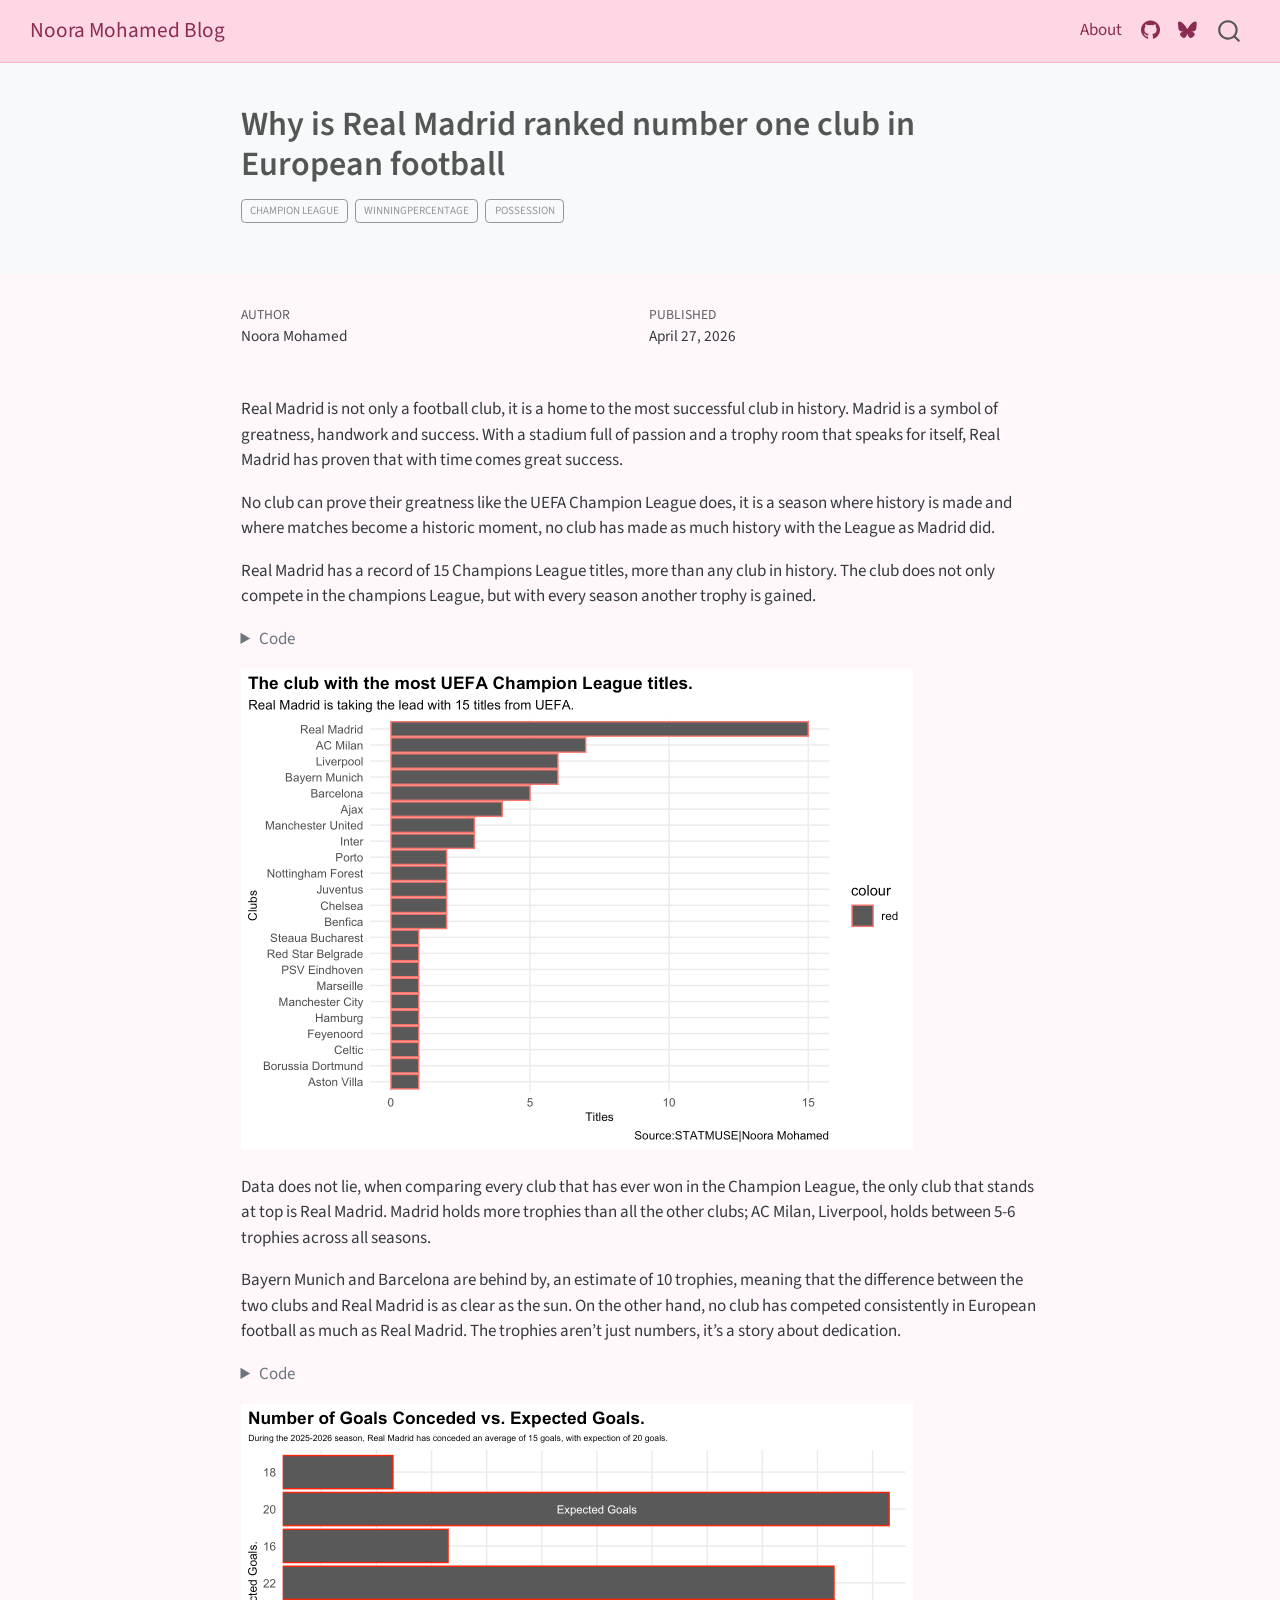
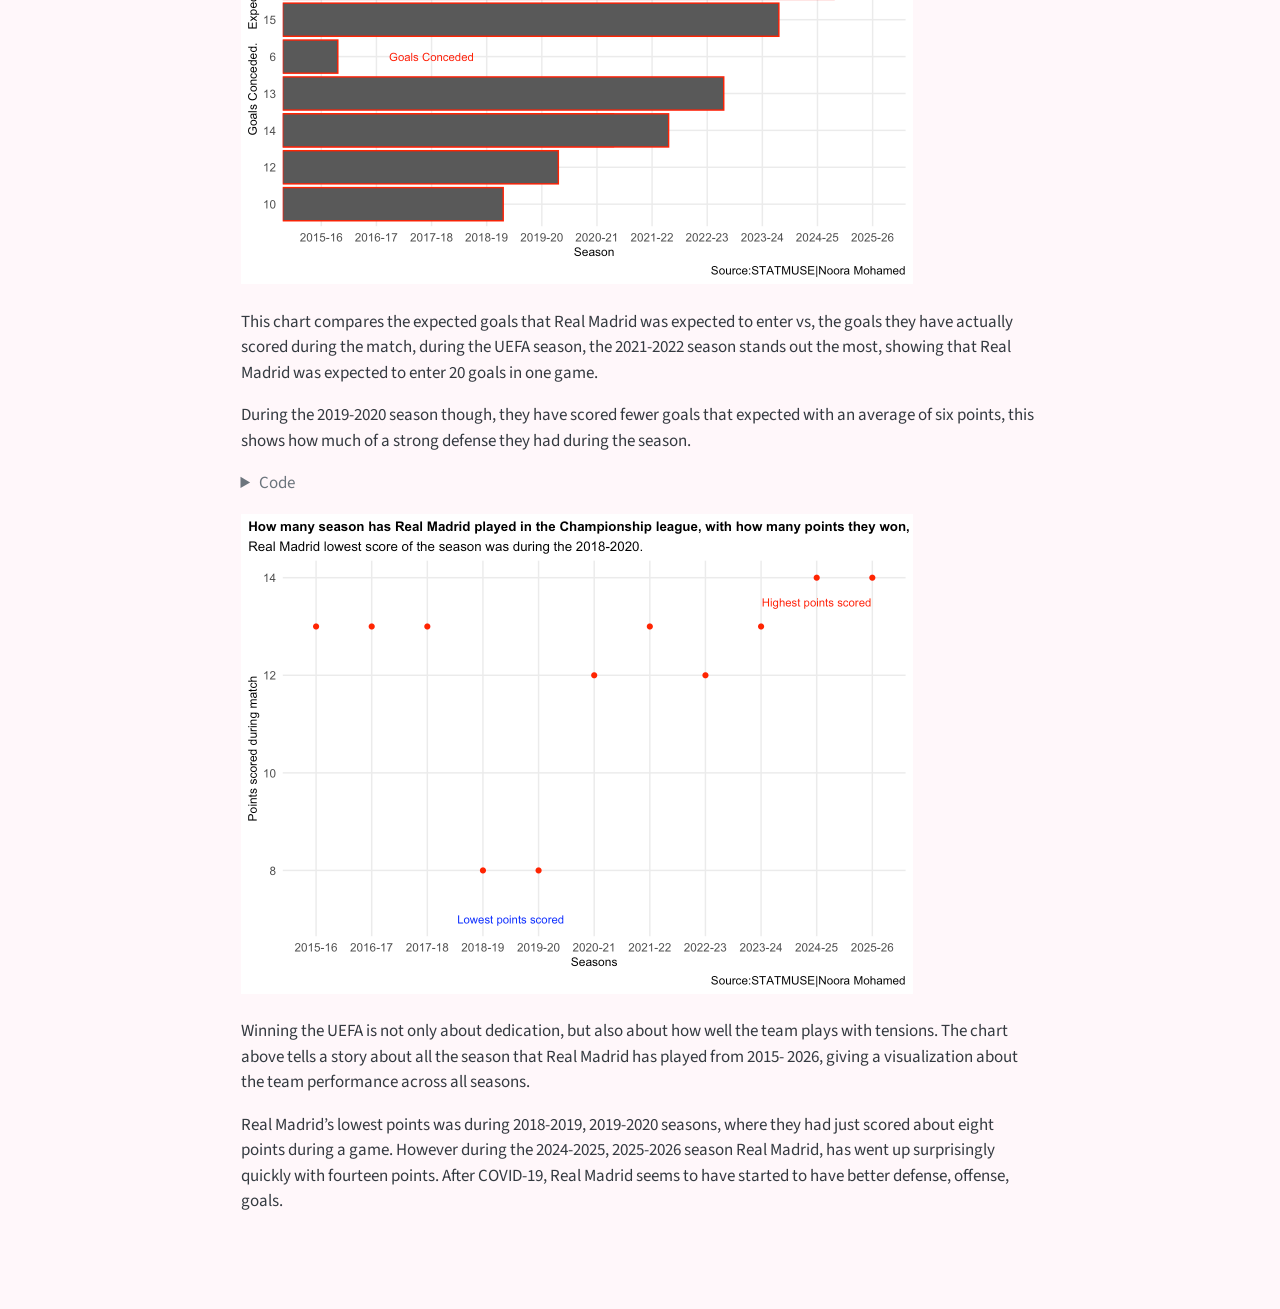
<file: posts/real-madrid-post/index.html>
<!DOCTYPE html>
<html xmlns="http://www.w3.org/1999/xhtml" lang="en" xml:lang="en"><head>

<meta charset="utf-8">
<meta name="generator" content="quarto-1.9.37">

<meta name="viewport" content="width=device-width, initial-scale=1.0, user-scalable=yes">

<meta name="author" content="Noora Mohamed">
<meta name="dcterms.date" content="2026-04-27">

<title>Why is Real Madrid ranked number one club in European football – Noora Mohamed Blog</title>
<style>
/* Default styles provided by pandoc.
** See https://pandoc.org/MANUAL.html#variables-for-html for config info.
*/
code{white-space: pre-wrap;}
span.smallcaps{font-variant: small-caps;}
div.columns{display: flex; gap: min(4vw, 1.5em);}
div.column{flex: auto; overflow-x: auto;}
div.hanging-indent{margin-left: 1.5em; text-indent: -1.5em;}
ul.task-list{list-style: none;}
ul.task-list li input[type="checkbox"] {
  width: 0.8em;
  margin: 0 0.8em 0.2em -1em; /* quarto-specific, see https://github.com/quarto-dev/quarto-cli/issues/4556 */ 
  vertical-align: middle;
}
/* CSS for syntax highlighting */
html { -webkit-text-size-adjust: 100%; }
pre > code.sourceCode { white-space: pre; position: relative; }
pre > code.sourceCode > span { display: inline-block; line-height: 1.25; }
pre > code.sourceCode > span:empty { height: 1.2em; }
.sourceCode { overflow: visible; }
code.sourceCode > span { color: inherit; text-decoration: inherit; }
div.sourceCode { margin: 1em 0; }
pre.sourceCode { margin: 0; }
@media screen {
div.sourceCode { overflow: auto; }
}
@media print {
pre > code.sourceCode { white-space: pre-wrap; }
pre > code.sourceCode > span { text-indent: -5em; padding-left: 5em; }
}
pre.numberSource code
  { counter-reset: source-line 0; }
pre.numberSource code > span
  { position: relative; left: -4em; counter-increment: source-line; }
pre.numberSource code > span > a:first-child::before
  { content: counter(source-line);
    position: relative; left: -1em; text-align: right; vertical-align: baseline;
    border: none; display: inline-block;
    -webkit-touch-callout: none; -webkit-user-select: none;
    -khtml-user-select: none; -moz-user-select: none;
    -ms-user-select: none; user-select: none;
    padding: 0 4px; width: 4em;
  }
pre.numberSource { margin-left: 3em;  padding-left: 4px; }
div.sourceCode
  {   }
@media screen {
pre > code.sourceCode > span > a:first-child::before { text-decoration: underline; }
}
</style>


<script src="../../site_libs/quarto-nav/quarto-nav.js"></script>
<script src="../../site_libs/quarto-nav/headroom.min.js"></script>
<script src="../../site_libs/clipboard/clipboard.min.js"></script>
<script src="../../site_libs/quarto-search/autocomplete.umd.js"></script>
<script src="../../site_libs/quarto-search/fuse.min.js"></script>
<script src="../../site_libs/quarto-search/quarto-search.js"></script>
<meta name="quarto:offset" content="../../">
<script src="../../site_libs/quarto-html/quarto.js" type="module"></script>
<script src="../../site_libs/quarto-html/tabsets/tabsets.js" type="module"></script>
<script src="../../site_libs/quarto-html/popper.min.js"></script>
<script src="../../site_libs/quarto-html/tippy.umd.min.js"></script>
<script src="../../site_libs/quarto-html/anchor.min.js"></script>
<link href="../../site_libs/quarto-html/tippy.css" rel="stylesheet">
<link href="../../site_libs/quarto-html/quarto-syntax-highlighting-7f8f88aac4f3542376d5c11b86a4c14d.css" rel="stylesheet" id="quarto-text-highlighting-styles">
<script src="../../site_libs/bootstrap/bootstrap.min.js"></script>
<link href="../../site_libs/bootstrap/bootstrap-icons.css" rel="stylesheet">
<link href="../../site_libs/bootstrap/bootstrap-158031087360bce0ff56dc785ce39e06.min.css" rel="stylesheet" append-hash="true" id="quarto-bootstrap" data-mode="light">
<script id="quarto-search-options" type="application/json">{
  "location": "navbar",
  "copy-button": false,
  "collapse-after": 3,
  "panel-placement": "end",
  "type": "overlay",
  "limit": 50,
  "keyboard-shortcut": [
    "f",
    "/",
    "s"
  ],
  "show-item-context": false,
  "language": {
    "search-no-results-text": "No results",
    "search-matching-documents-text": "matching documents",
    "search-copy-link-title": "Copy link to search",
    "search-hide-matches-text": "Hide additional matches",
    "search-more-match-text": "more match in this document",
    "search-more-matches-text": "more matches in this document",
    "search-clear-button-title": "Clear",
    "search-text-placeholder": "",
    "search-detached-cancel-button-title": "Cancel",
    "search-submit-button-title": "Submit",
    "search-label": "Search"
  }
}</script>


<link rel="stylesheet" href="../../styles.css">
</head>

<body class="nav-fixed fullcontent quarto-light">

<div id="quarto-search-results"></div>
  <header id="quarto-header" class="headroom fixed-top quarto-banner">
    <nav class="navbar navbar-expand-lg " data-bs-theme="dark">
      <div class="navbar-container container-fluid">
      <div class="navbar-brand-container mx-auto">
    <a class="navbar-brand" href="../../index.html">
    <span class="navbar-title">Noora Mohamed Blog</span>
    </a>
  </div>
            <div id="quarto-search" class="" title="Search"></div>
          <button class="navbar-toggler" type="button" data-bs-toggle="collapse" data-bs-target="#navbarCollapse" aria-controls="navbarCollapse" role="menu" aria-expanded="false" aria-label="Toggle navigation" onclick="if (window.quartoToggleHeadroom) { window.quartoToggleHeadroom(); }">
  <span class="navbar-toggler-icon"></span>
</button>
          <div class="collapse navbar-collapse" id="navbarCollapse">
            <ul class="navbar-nav navbar-nav-scroll ms-auto">
  <li class="nav-item">
    <a class="nav-link" href="../../about.html"> 
<span class="menu-text">About</span></a>
  </li>  
  <li class="nav-item compact">
    <a class="nav-link" href="https://github.com/"> <i class="bi bi-github" role="img">
</i> 
<span class="menu-text"></span></a>
  </li>  
  <li class="nav-item compact">
    <a class="nav-link" href="https://bsky.app/"> <i class="bi bi-bluesky" role="img">
</i> 
<span class="menu-text"></span></a>
  </li>  
</ul>
          </div> <!-- /navcollapse -->
            <div class="quarto-navbar-tools">
</div>
      </div> <!-- /container-fluid -->
    </nav>
</header>
<!-- content -->
<header id="title-block-header" class="quarto-title-block default page-columns page-full">
  <div class="quarto-title-banner page-columns page-full">
    <div class="quarto-title column-body">
      <h1 class="title">Why is Real Madrid ranked number one club in European football</h1>
                                <div class="quarto-categories">
                <div class="quarto-category">champion league</div>
                <div class="quarto-category">winningpercentage</div>
                <div class="quarto-category">possession</div>
              </div>
                  </div>
  </div>
    
  
  <div class="quarto-title-meta">

      <div>
      <div class="quarto-title-meta-heading">Author</div>
      <div class="quarto-title-meta-contents">
               <p>Noora Mohamed </p>
            </div>
    </div>
      
      <div>
      <div class="quarto-title-meta-heading">Published</div>
      <div class="quarto-title-meta-contents">
        <p class="date">April 27, 2026</p>
      </div>
    </div>
    
      
    </div>
    
  
  </header><div id="quarto-content" class="quarto-container page-columns page-rows-contents page-layout-article page-navbar">
<!-- sidebar -->
<!-- margin-sidebar -->
    
<!-- main -->
<main class="content quarto-banner-title-block" id="quarto-document-content">





<p>Real Madrid is not only a football club, it is a home to the most successful club in history. Madrid is a symbol of greatness, handwork and success. With a stadium full of passion and a trophy room that speaks for itself, Real Madrid has proven that with time comes great success.</p>
<p>No club can prove their greatness like the UEFA Champion League does, it is a season where history is made and where matches become a historic moment, no club has made as much history with the League as Madrid did.</p>
<p>Real Madrid has a record of 15 Champions League titles, more than any club in history. The club does not only compete in the champions League, but with every season another trophy is gained.</p>
<div class="cell">
<details class="code-fold">
<summary>Code</summary>
<div class="code-copy-outer-scaffold"><div class="sourceCode cell-code" id="cb1"><pre class="sourceCode r code-with-copy"><code class="sourceCode r"><span id="cb1-1"><a href="#cb1-1" aria-hidden="true" tabindex="-1"></a><span class="fu">library</span>(tidyverse)</span>
<span id="cb1-2"><a href="#cb1-2" aria-hidden="true" tabindex="-1"></a><span class="fu">library</span>(patchwork) </span>
<span id="cb1-3"><a href="#cb1-3" aria-hidden="true" tabindex="-1"></a>madrid <span class="ot">&lt;-</span> <span class="fu">read_csv</span>(<span class="st">"madridchampion.csv"</span>, <span class="at">show_col_types =</span> <span class="cn">FALSE</span>)</span>
<span id="cb1-4"><a href="#cb1-4" aria-hidden="true" tabindex="-1"></a><span class="fu">ggplot</span>(madrid,<span class="fu">aes</span>(<span class="at">x=</span><span class="fu">reorder</span>(Club, Titles), <span class="at">y=</span>Titles, <span class="at">color=</span><span class="st">"red"</span>))<span class="sc">+</span></span>
<span id="cb1-5"><a href="#cb1-5" aria-hidden="true" tabindex="-1"></a><span class="fu">geom_col</span>()<span class="sc">+</span></span>
<span id="cb1-6"><a href="#cb1-6" aria-hidden="true" tabindex="-1"></a>             <span class="fu">coord_flip</span>()<span class="sc">+</span></span>
<span id="cb1-7"><a href="#cb1-7" aria-hidden="true" tabindex="-1"></a>  </span>
<span id="cb1-8"><a href="#cb1-8" aria-hidden="true" tabindex="-1"></a>  <span class="fu">labs</span>(</span>
<span id="cb1-9"><a href="#cb1-9" aria-hidden="true" tabindex="-1"></a>    <span class="at">x=</span><span class="st">"Clubs"</span>, </span>
<span id="cb1-10"><a href="#cb1-10" aria-hidden="true" tabindex="-1"></a>    <span class="at">y=</span><span class="st">"Titles"</span>, </span>
<span id="cb1-11"><a href="#cb1-11" aria-hidden="true" tabindex="-1"></a>    <span class="at">title=</span><span class="st">"The club with the most UEFA Champion League titles."</span>, </span>
<span id="cb1-12"><a href="#cb1-12" aria-hidden="true" tabindex="-1"></a>    <span class="at">subtitle=</span><span class="st">"Real Madrid is taking the lead with 15 titles from UEFA. "</span>, </span>
<span id="cb1-13"><a href="#cb1-13" aria-hidden="true" tabindex="-1"></a>    <span class="at">caption=</span><span class="st">"Source:STATMUSE|Noora Mohamed"</span></span>
<span id="cb1-14"><a href="#cb1-14" aria-hidden="true" tabindex="-1"></a>    ) <span class="sc">+</span></span>
<span id="cb1-15"><a href="#cb1-15" aria-hidden="true" tabindex="-1"></a>  <span class="fu">theme_minimal</span>() <span class="sc">+</span> </span>
<span id="cb1-16"><a href="#cb1-16" aria-hidden="true" tabindex="-1"></a>  <span class="fu">theme</span>(</span>
<span id="cb1-17"><a href="#cb1-17" aria-hidden="true" tabindex="-1"></a>    <span class="at">plot.title =</span> <span class="fu">element_text</span>(<span class="at">size =</span> <span class="dv">13</span>, <span class="at">face =</span> <span class="st">"bold"</span>),</span>
<span id="cb1-18"><a href="#cb1-18" aria-hidden="true" tabindex="-1"></a>    <span class="at">axis.title =</span> <span class="fu">element_text</span>(<span class="at">size =</span> <span class="dv">9</span>), </span>
<span id="cb1-19"><a href="#cb1-19" aria-hidden="true" tabindex="-1"></a>    <span class="at">plot.subtitle =</span> <span class="fu">element_text</span>(<span class="at">size=</span><span class="dv">10</span>), </span>
<span id="cb1-20"><a href="#cb1-20" aria-hidden="true" tabindex="-1"></a>    <span class="at">panel.grid.minor =</span> <span class="fu">element_blank</span>(),</span>
<span id="cb1-21"><a href="#cb1-21" aria-hidden="true" tabindex="-1"></a>    <span class="at">plot.title.position =</span> <span class="st">"plot"</span></span>
<span id="cb1-22"><a href="#cb1-22" aria-hidden="true" tabindex="-1"></a>    ) </span></code></pre></div><button title="Copy to Clipboard" class="code-copy-button"><i class="bi"></i></button></div>
</details>
<div class="cell-output-display">
<div>
<figure class="figure">
<p><img src="index_files/figure-html/unnamed-chunk-1-1.png" class="img-fluid figure-img" width="672"></p>
</figure>
</div>
</div>
</div>
<p>Data does not lie, when comparing every club that has ever won in the Champion League, the only club that stands at top is Real Madrid. Madrid holds more trophies than all the other clubs; AC Milan, Liverpool, holds between 5-6 trophies across all seasons.</p>
<p>Bayern Munich and Barcelona are behind by, an estimate of 10 trophies, meaning that the difference between the two clubs and Real Madrid is as clear as the sun. On the other hand, no club has competed consistently in European football as much as Real Madrid. The trophies aren’t just numbers, it’s a story about dedication.</p>
<div class="cell">
<details class="code-fold">
<summary>Code</summary>
<div class="code-copy-outer-scaffold"><div class="sourceCode cell-code" id="cb2"><pre class="sourceCode r code-with-copy"><code class="sourceCode r"><span id="cb2-1"><a href="#cb2-1" aria-hidden="true" tabindex="-1"></a><span class="fu">library</span>(tidyverse)</span>
<span id="cb2-2"><a href="#cb2-2" aria-hidden="true" tabindex="-1"></a> </span>
<span id="cb2-3"><a href="#cb2-3" aria-hidden="true" tabindex="-1"></a>madrid12<span class="ot">&lt;-</span> <span class="fu">read_csv</span>(<span class="st">"RMPOSSESSION.csv"</span>)</span>
<span id="cb2-4"><a href="#cb2-4" aria-hidden="true" tabindex="-1"></a><span class="fu">ggplot</span>() <span class="sc">+</span> </span>
<span id="cb2-5"><a href="#cb2-5" aria-hidden="true" tabindex="-1"></a>  <span class="fu">geom_col</span>(<span class="at">data=</span>madrid12, <span class="fu">aes</span>(<span class="at">x=</span><span class="fu">reorder</span>(xG,GC),<span class="at">y=</span>SEASON,),<span class="at">color =</span> <span class="st">"red"</span>,</span>
<span id="cb2-6"><a href="#cb2-6" aria-hidden="true" tabindex="-1"></a>  <span class="at">size =</span> <span class="dv">20</span>,</span>
<span id="cb2-7"><a href="#cb2-7" aria-hidden="true" tabindex="-1"></a> <span class="at">position =</span> <span class="fu">position_nudge</span>(<span class="at">y =</span> <span class="fl">0.3</span>))<span class="sc">+</span></span>
<span id="cb2-8"><a href="#cb2-8" aria-hidden="true" tabindex="-1"></a>    <span class="fu">geom_text</span>(<span class="fu">aes</span>(<span class="at">x=</span><span class="dv">9</span>, <span class="at">y=</span><span class="dv">6</span>, <span class="at">label=</span><span class="st">"Expected Goals"</span>), <span class="at">color=</span><span class="st">"white"</span>,<span class="at">size=</span><span class="dv">3</span>) <span class="sc">+</span></span>
<span id="cb2-9"><a href="#cb2-9" aria-hidden="true" tabindex="-1"></a>    <span class="fu">geom_text</span>(<span class="fu">aes</span>(<span class="at">x=</span><span class="dv">5</span>,<span class="at">y=</span><span class="dv">3</span>, <span class="at">label=</span><span class="st">"Goals Conceded"</span>),<span class="at">color=</span><span class="st">"red"</span>,<span class="at">size=</span><span class="dv">3</span>)<span class="sc">+</span></span>
<span id="cb2-10"><a href="#cb2-10" aria-hidden="true" tabindex="-1"></a>  <span class="fu">coord_flip</span>() <span class="sc">+</span> </span>
<span id="cb2-11"><a href="#cb2-11" aria-hidden="true" tabindex="-1"></a>  <span class="fu">labs</span>(</span>
<span id="cb2-12"><a href="#cb2-12" aria-hidden="true" tabindex="-1"></a>    <span class="at">x=</span><span class="st">"Goals Conceded.    Expected Goals."</span>, </span>
<span id="cb2-13"><a href="#cb2-13" aria-hidden="true" tabindex="-1"></a>    <span class="at">y=</span><span class="st">"Season"</span>, </span>
<span id="cb2-14"><a href="#cb2-14" aria-hidden="true" tabindex="-1"></a>    <span class="at">title=</span><span class="st">"Number of Goals Conceded vs. Expected Goals."</span>, </span>
<span id="cb2-15"><a href="#cb2-15" aria-hidden="true" tabindex="-1"></a>    <span class="at">subtitle=</span><span class="st">"During the 2025-2026 season, Real Madrid has conceded an average of 15 goals, with expection of 20 goals."</span>, </span>
<span id="cb2-16"><a href="#cb2-16" aria-hidden="true" tabindex="-1"></a>    <span class="at">caption=</span><span class="st">"Source:STATMUSE|Noora Mohamed"</span></span>
<span id="cb2-17"><a href="#cb2-17" aria-hidden="true" tabindex="-1"></a>    ) <span class="sc">+</span></span>
<span id="cb2-18"><a href="#cb2-18" aria-hidden="true" tabindex="-1"></a>  <span class="fu">theme_minimal</span>() <span class="sc">+</span> </span>
<span id="cb2-19"><a href="#cb2-19" aria-hidden="true" tabindex="-1"></a>  <span class="fu">theme</span>(</span>
<span id="cb2-20"><a href="#cb2-20" aria-hidden="true" tabindex="-1"></a>    <span class="at">plot.title =</span> <span class="fu">element_text</span>(<span class="at">size =</span> <span class="dv">13</span>, <span class="at">face =</span> <span class="st">"bold"</span>),</span>
<span id="cb2-21"><a href="#cb2-21" aria-hidden="true" tabindex="-1"></a>    <span class="at">axis.title =</span> <span class="fu">element_text</span>(<span class="at">size =</span> <span class="dv">9</span>), </span>
<span id="cb2-22"><a href="#cb2-22" aria-hidden="true" tabindex="-1"></a>    <span class="at">plot.subtitle =</span> <span class="fu">element_text</span>(<span class="at">size=</span><span class="fl">6.5</span>), </span>
<span id="cb2-23"><a href="#cb2-23" aria-hidden="true" tabindex="-1"></a>    <span class="at">panel.grid.minor =</span> <span class="fu">element_blank</span>(),</span>
<span id="cb2-24"><a href="#cb2-24" aria-hidden="true" tabindex="-1"></a>    <span class="at">plot.title.position =</span> <span class="st">"plot"</span></span>
<span id="cb2-25"><a href="#cb2-25" aria-hidden="true" tabindex="-1"></a>    ) </span></code></pre></div><button title="Copy to Clipboard" class="code-copy-button"><i class="bi"></i></button></div>
</details>
<div class="cell-output-display">
<div>
<figure class="figure">
<p><img src="index_files/figure-html/unnamed-chunk-2-1.png" class="img-fluid figure-img" width="672"></p>
</figure>
</div>
</div>
</div>
<p>This chart compares the expected goals that Real Madrid was expected to enter vs, the goals they have actually scored during the match, during the UEFA season, the 2021-2022 season stands out the most, showing that Real Madrid was expected to enter 20 goals in one game.</p>
<p>During the 2019-2020 season though, they have scored fewer goals that expected with an average of six points, this shows how much of a strong defense they had during the season.</p>
<div class="cell">
<details class="code-fold">
<summary>Code</summary>
<div class="code-copy-outer-scaffold"><div class="sourceCode cell-code" id="cb3"><pre class="sourceCode r code-with-copy"><code class="sourceCode r"><span id="cb3-1"><a href="#cb3-1" aria-hidden="true" tabindex="-1"></a><span class="fu">library</span>(tidyverse)</span>
<span id="cb3-2"><a href="#cb3-2" aria-hidden="true" tabindex="-1"></a><span class="fu">library</span>(patchwork) </span>
<span id="cb3-3"><a href="#cb3-3" aria-hidden="true" tabindex="-1"></a>madrid12<span class="ot">&lt;-</span> <span class="fu">read_csv</span>(<span class="st">"RMPOSSESSION.csv"</span>,<span class="at">show_col_types =</span> <span class="cn">FALSE</span>)</span>
<span id="cb3-4"><a href="#cb3-4" aria-hidden="true" tabindex="-1"></a><span class="fu">ggplot</span>() <span class="sc">+</span> </span>
<span id="cb3-5"><a href="#cb3-5" aria-hidden="true" tabindex="-1"></a>  <span class="fu">geom_point</span>(<span class="at">data=</span>madrid12, <span class="fu">aes</span>(<span class="at">x=</span>SEASON, <span class="at">y=</span>W), <span class="at">color=</span><span class="st">"red"</span>) <span class="sc">+</span> </span>
<span id="cb3-6"><a href="#cb3-6" aria-hidden="true" tabindex="-1"></a>  <span class="fu">geom_text</span>(<span class="fu">aes</span>(<span class="at">x=</span><span class="fl">4.5</span>, <span class="at">y=</span><span class="dv">7</span>, <span class="at">label=</span><span class="st">"Lowest points scored"</span>), <span class="at">color=</span><span class="st">"blue"</span>,<span class="at">size=</span><span class="dv">3</span>) <span class="sc">+</span></span>
<span id="cb3-7"><a href="#cb3-7" aria-hidden="true" tabindex="-1"></a>  <span class="fu">geom_text</span>(<span class="fu">aes</span>(<span class="at">x=</span><span class="dv">10</span>,<span class="at">y=</span><span class="fl">13.5</span>, <span class="at">label=</span><span class="st">"Highest points scored"</span>),<span class="at">color=</span><span class="st">"red"</span>,<span class="at">size=</span><span class="dv">3</span>)<span class="sc">+</span></span>
<span id="cb3-8"><a href="#cb3-8" aria-hidden="true" tabindex="-1"></a>  <span class="fu">labs</span>(</span>
<span id="cb3-9"><a href="#cb3-9" aria-hidden="true" tabindex="-1"></a>    <span class="at">x=</span><span class="st">"Seasons"</span>, </span>
<span id="cb3-10"><a href="#cb3-10" aria-hidden="true" tabindex="-1"></a>    <span class="at">y=</span><span class="st">"Points scored during match"</span>, </span>
<span id="cb3-11"><a href="#cb3-11" aria-hidden="true" tabindex="-1"></a>    <span class="at">title=</span><span class="st">"How many season has Real Madrid played in the Championship league, how many points they won, and there lowest point scored during those seasons."</span>, </span>
<span id="cb3-12"><a href="#cb3-12" aria-hidden="true" tabindex="-1"></a>    <span class="at">subtitle=</span><span class="st">"Real Madrid lowest score of the season was during the 2018-2020."</span>, </span>
<span id="cb3-13"><a href="#cb3-13" aria-hidden="true" tabindex="-1"></a>    <span class="at">caption=</span><span class="st">"Source:STATMUSE|Noora Mohamed"</span></span>
<span id="cb3-14"><a href="#cb3-14" aria-hidden="true" tabindex="-1"></a>    ) <span class="sc">+</span></span>
<span id="cb3-15"><a href="#cb3-15" aria-hidden="true" tabindex="-1"></a>  <span class="fu">theme_minimal</span>() <span class="sc">+</span> </span>
<span id="cb3-16"><a href="#cb3-16" aria-hidden="true" tabindex="-1"></a>  <span class="fu">theme</span>(</span>
<span id="cb3-17"><a href="#cb3-17" aria-hidden="true" tabindex="-1"></a>    <span class="at">plot.title =</span> <span class="fu">element_text</span>(<span class="at">size =</span> <span class="dv">10</span>, <span class="at">face =</span> <span class="st">"bold"</span>),</span>
<span id="cb3-18"><a href="#cb3-18" aria-hidden="true" tabindex="-1"></a>    <span class="at">axis.title =</span> <span class="fu">element_text</span>(<span class="at">size =</span> <span class="dv">9</span>), </span>
<span id="cb3-19"><a href="#cb3-19" aria-hidden="true" tabindex="-1"></a>    <span class="at">plot.subtitle =</span> <span class="fu">element_text</span>(<span class="at">size=</span><span class="dv">10</span>), </span>
<span id="cb3-20"><a href="#cb3-20" aria-hidden="true" tabindex="-1"></a>    <span class="at">panel.grid.minor =</span> <span class="fu">element_blank</span>(),</span>
<span id="cb3-21"><a href="#cb3-21" aria-hidden="true" tabindex="-1"></a>    <span class="at">plot.title.position =</span> <span class="st">"plot"</span></span>
<span id="cb3-22"><a href="#cb3-22" aria-hidden="true" tabindex="-1"></a>    ) </span></code></pre></div><button title="Copy to Clipboard" class="code-copy-button"><i class="bi"></i></button></div>
</details>
<div class="cell-output-display">
<div>
<figure class="figure">
<p><img src="index_files/figure-html/unnamed-chunk-3-1.png" class="img-fluid figure-img" width="672"></p>
</figure>
</div>
</div>
</div>
<p>Winning the UEFA is not only about dedication, but also about how well the team plays with tensions. The chart above tells a story about all the season that Real Madrid has played from 2015- 2026, giving a visualization about the team performance across all seasons.</p>
<p>Real Madrid’s lowest points was during 2018-2019, 2019-2020 seasons, where they had just scored about eight points during a game. However during the 2024-2025, 2025-2026 season Real Madrid, has went up surprisingly quickly with fourteen points. After COVID-19, Real Madrid seems to have started to have better defense, offense, goals.</p>



</main> <!-- /main -->
<script id="quarto-html-after-body" type="application/javascript">
  window.document.addEventListener("DOMContentLoaded", function (event) {
    const icon = "";
    const anchorJS = new window.AnchorJS();
    anchorJS.options = {
      placement: 'right',
      icon: icon
    };
    anchorJS.add('.anchored');
    const isCodeAnnotation = (el) => {
      for (const clz of el.classList) {
        if (clz.startsWith('code-annotation-')) {                     
          return true;
        }
      }
      return false;
    }
    const onCopySuccess = function(e) {
      // button target
      const button = e.trigger;
      // don't keep focus
      button.blur();
      // flash "checked"
      button.classList.add('code-copy-button-checked');
      var currentTitle = button.getAttribute("title");
      button.setAttribute("title", "Copied!");
      let tooltip;
      if (window.bootstrap) {
        button.setAttribute("data-bs-toggle", "tooltip");
        button.setAttribute("data-bs-placement", "left");
        button.setAttribute("data-bs-title", "Copied!");
        tooltip = new bootstrap.Tooltip(button, 
          { trigger: "manual", 
            customClass: "code-copy-button-tooltip",
            offset: [0, -8]});
        tooltip.show();    
      }
      setTimeout(function() {
        if (tooltip) {
          tooltip.hide();
          button.removeAttribute("data-bs-title");
          button.removeAttribute("data-bs-toggle");
          button.removeAttribute("data-bs-placement");
        }
        button.setAttribute("title", currentTitle);
        button.classList.remove('code-copy-button-checked');
      }, 1000);
      // clear code selection
      e.clearSelection();
    }
    const getTextToCopy = function(trigger) {
      const outerScaffold = trigger.parentElement.cloneNode(true);
      const codeEl = outerScaffold.querySelector('code');
      for (const childEl of codeEl.children) {
        if (isCodeAnnotation(childEl)) {
          childEl.remove();
        }
      }
      return codeEl.innerText;
    }
    const clipboard = new window.ClipboardJS('.code-copy-button:not([data-in-quarto-modal])', {
      text: getTextToCopy
    });
    clipboard.on('success', onCopySuccess);
    if (window.document.getElementById('quarto-embedded-source-code-modal')) {
      const clipboardModal = new window.ClipboardJS('.code-copy-button[data-in-quarto-modal]', {
        text: getTextToCopy,
        container: window.document.getElementById('quarto-embedded-source-code-modal')
      });
      clipboardModal.on('success', onCopySuccess);
    }
      var localhostRegex = new RegExp(/^(?:http|https):\/\/localhost\:?[0-9]*\//);
      var mailtoRegex = new RegExp(/^mailto:/);
        var filterRegex = new RegExp("https:\/\/your-website-url\.example\.com");
      var isInternal = (href) => {
          return filterRegex.test(href) || localhostRegex.test(href) || mailtoRegex.test(href);
      }
      // Inspect non-navigation links and adorn them if external
     var links = window.document.querySelectorAll('a[href]:not(.nav-link):not(.navbar-brand):not(.toc-action):not(.sidebar-link):not(.sidebar-item-toggle):not(.pagination-link):not(.no-external):not([aria-hidden]):not(.dropdown-item):not(.quarto-navigation-tool):not(.about-link)');
      for (var i=0; i<links.length; i++) {
        const link = links[i];
        if (!isInternal(link.href)) {
          // undo the damage that might have been done by quarto-nav.js in the case of
          // links that we want to consider external
          if (link.dataset.originalHref !== undefined) {
            link.href = link.dataset.originalHref;
          }
        }
      }
    function tippyHover(el, contentFn, onTriggerFn, onUntriggerFn) {
      const config = {
        allowHTML: true,
        maxWidth: 500,
        delay: 100,
        arrow: false,
        appendTo: function(el) {
            return el.parentElement;
        },
        interactive: true,
        interactiveBorder: 10,
        theme: 'quarto',
        placement: 'bottom-start',
      };
      if (contentFn) {
        config.content = contentFn;
      }
      if (onTriggerFn) {
        config.onTrigger = onTriggerFn;
      }
      if (onUntriggerFn) {
        config.onUntrigger = onUntriggerFn;
      }
      window.tippy(el, config); 
    }
    const noterefs = window.document.querySelectorAll('a[role="doc-noteref"]');
    for (var i=0; i<noterefs.length; i++) {
      const ref = noterefs[i];
      tippyHover(ref, function() {
        // use id or data attribute instead here
        let href = ref.getAttribute('data-footnote-href') || ref.getAttribute('href');
        try { href = new URL(href).hash; } catch {}
        const id = href.replace(/^#\/?/, "");
        const note = window.document.getElementById(id);
        if (note) {
          return note.innerHTML;
        } else {
          return "";
        }
      });
    }
    const xrefs = window.document.querySelectorAll('a.quarto-xref');
    const processXRef = (id, note) => {
      // Strip column container classes
      const stripColumnClz = (el) => {
        el.classList.remove("page-full", "page-columns");
        if (el.children) {
          for (const child of el.children) {
            stripColumnClz(child);
          }
        }
      }
      stripColumnClz(note)
      if (id === null || id.startsWith('sec-')) {
        // Special case sections, only their first couple elements
        const container = document.createElement("div");
        if (note.children && note.children.length > 2) {
          container.appendChild(note.children[0].cloneNode(true));
          for (let i = 1; i < note.children.length; i++) {
            const child = note.children[i];
            if (child.tagName === "P" && child.innerText === "") {
              continue;
            } else {
              container.appendChild(child.cloneNode(true));
              break;
            }
          }
          if (window.Quarto?.typesetMath) {
            window.Quarto.typesetMath(container);
          }
          return container.innerHTML
        } else {
          if (window.Quarto?.typesetMath) {
            window.Quarto.typesetMath(note);
          }
          return note.innerHTML;
        }
      } else {
        // Remove any anchor links if they are present
        const anchorLink = note.querySelector('a.anchorjs-link');
        if (anchorLink) {
          anchorLink.remove();
        }
        if (window.Quarto?.typesetMath) {
          window.Quarto.typesetMath(note);
        }
        if (note.classList.contains("callout")) {
          return note.outerHTML;
        } else {
          return note.innerHTML;
        }
      }
    }
    for (var i=0; i<xrefs.length; i++) {
      const xref = xrefs[i];
      tippyHover(xref, undefined, function(instance) {
        instance.disable();
        let url = xref.getAttribute('href');
        let hash = undefined; 
        if (url.startsWith('#')) {
          hash = url;
        } else {
          try { hash = new URL(url).hash; } catch {}
        }
        if (hash) {
          const id = hash.replace(/^#\/?/, "");
          const note = window.document.getElementById(id);
          if (note !== null) {
            try {
              const html = processXRef(id, note.cloneNode(true));
              instance.setContent(html);
            } finally {
              instance.enable();
              instance.show();
            }
          } else {
            // See if we can fetch this
            fetch(url.split('#')[0])
            .then(res => res.text())
            .then(html => {
              const parser = new DOMParser();
              const htmlDoc = parser.parseFromString(html, "text/html");
              const note = htmlDoc.getElementById(id);
              if (note !== null) {
                const html = processXRef(id, note);
                instance.setContent(html);
              } 
            }).finally(() => {
              instance.enable();
              instance.show();
            });
          }
        } else {
          // See if we can fetch a full url (with no hash to target)
          // This is a special case and we should probably do some content thinning / targeting
          fetch(url)
          .then(res => res.text())
          .then(html => {
            const parser = new DOMParser();
            const htmlDoc = parser.parseFromString(html, "text/html");
            const note = htmlDoc.querySelector('main.content');
            if (note !== null) {
              // This should only happen for chapter cross references
              // (since there is no id in the URL)
              // remove the first header
              if (note.children.length > 0 && note.children[0].tagName === "HEADER") {
                note.children[0].remove();
              }
              const html = processXRef(null, note);
              instance.setContent(html);
            } 
          }).finally(() => {
            instance.enable();
            instance.show();
          });
        }
      }, function(instance) {
      });
    }
        let selectedAnnoteEl;
        const selectorForAnnotation = ( cell, annotation) => {
          let cellAttr = 'data-code-cell="' + cell + '"';
          let lineAttr = 'data-code-annotation="' +  annotation + '"';
          const selector = 'span[' + cellAttr + '][' + lineAttr + ']';
          return selector;
        }
        const selectCodeLines = (annoteEl) => {
          const doc = window.document;
          const targetCell = annoteEl.getAttribute("data-target-cell");
          const targetAnnotation = annoteEl.getAttribute("data-target-annotation");
          const annoteSpan = window.document.querySelector(selectorForAnnotation(targetCell, targetAnnotation));
          const lines = annoteSpan.getAttribute("data-code-lines").split(",");
          const lineIds = lines.map((line) => {
            return targetCell + "-" + line;
          })
          let top = null;
          let height = null;
          let parent = null;
          if (lineIds.length > 0) {
              //compute the position of the single el (top and bottom and make a div)
              const el = window.document.getElementById(lineIds[0]);
              top = el.offsetTop;
              height = el.offsetHeight;
              parent = el.parentElement.parentElement;
            if (lineIds.length > 1) {
              const lastEl = window.document.getElementById(lineIds[lineIds.length - 1]);
              const bottom = lastEl.offsetTop + lastEl.offsetHeight;
              height = bottom - top;
            }
            if (top !== null && height !== null && parent !== null) {
              // cook up a div (if necessary) and position it 
              let div = window.document.getElementById("code-annotation-line-highlight");
              if (div === null) {
                div = window.document.createElement("div");
                div.setAttribute("id", "code-annotation-line-highlight");
                div.style.position = 'absolute';
                parent.appendChild(div);
              }
              div.style.top = top - 2 + "px";
              div.style.height = height + 4 + "px";
              div.style.left = 0;
              let gutterDiv = window.document.getElementById("code-annotation-line-highlight-gutter");
              if (gutterDiv === null) {
                gutterDiv = window.document.createElement("div");
                gutterDiv.setAttribute("id", "code-annotation-line-highlight-gutter");
                gutterDiv.style.position = 'absolute';
                const codeCell = window.document.getElementById(targetCell);
                const gutter = codeCell.querySelector('.code-annotation-gutter');
                gutter.appendChild(gutterDiv);
              }
              gutterDiv.style.top = top - 2 + "px";
              gutterDiv.style.height = height + 4 + "px";
            }
            selectedAnnoteEl = annoteEl;
          }
        };
        const unselectCodeLines = () => {
          const elementsIds = ["code-annotation-line-highlight", "code-annotation-line-highlight-gutter"];
          elementsIds.forEach((elId) => {
            const div = window.document.getElementById(elId);
            if (div) {
              div.remove();
            }
          });
          selectedAnnoteEl = undefined;
        };
          // Handle positioning of the toggle
      window.addEventListener(
        "resize",
        throttle(() => {
          elRect = undefined;
          if (selectedAnnoteEl) {
            selectCodeLines(selectedAnnoteEl);
          }
        }, 10)
      );
      function throttle(fn, ms) {
      let throttle = false;
      let timer;
        return (...args) => {
          if(!throttle) { // first call gets through
              fn.apply(this, args);
              throttle = true;
          } else { // all the others get throttled
              if(timer) clearTimeout(timer); // cancel #2
              timer = setTimeout(() => {
                fn.apply(this, args);
                timer = throttle = false;
              }, ms);
          }
        };
      }
        // Attach click handler to the DT
        const annoteDls = window.document.querySelectorAll('dt[data-target-cell]');
        for (const annoteDlNode of annoteDls) {
          annoteDlNode.addEventListener('click', (event) => {
            const clickedEl = event.target;
            if (clickedEl !== selectedAnnoteEl) {
              unselectCodeLines();
              const activeEl = window.document.querySelector('dt[data-target-cell].code-annotation-active');
              if (activeEl) {
                activeEl.classList.remove('code-annotation-active');
              }
              selectCodeLines(clickedEl);
              clickedEl.classList.add('code-annotation-active');
            } else {
              // Unselect the line
              unselectCodeLines();
              clickedEl.classList.remove('code-annotation-active');
            }
          });
        }
    const findCites = (el) => {
      const parentEl = el.parentElement;
      if (parentEl) {
        const cites = parentEl.dataset.cites;
        if (cites) {
          return {
            el,
            cites: cites.split(' ')
          };
        } else {
          return findCites(el.parentElement)
        }
      } else {
        return undefined;
      }
    };
    var bibliorefs = window.document.querySelectorAll('a[role="doc-biblioref"]');
    for (var i=0; i<bibliorefs.length; i++) {
      const ref = bibliorefs[i];
      const citeInfo = findCites(ref);
      if (citeInfo) {
        tippyHover(citeInfo.el, function() {
          var popup = window.document.createElement('div');
          citeInfo.cites.forEach(function(cite) {
            var citeDiv = window.document.createElement('div');
            citeDiv.classList.add('hanging-indent');
            citeDiv.classList.add('csl-entry');
            var biblioDiv = window.document.getElementById('ref-' + cite);
            if (biblioDiv) {
              citeDiv.innerHTML = biblioDiv.innerHTML;
            }
            popup.appendChild(citeDiv);
          });
          return popup.innerHTML;
        });
      }
    }
  });
  </script>
</div> <!-- /content -->




</body></html>
</file>
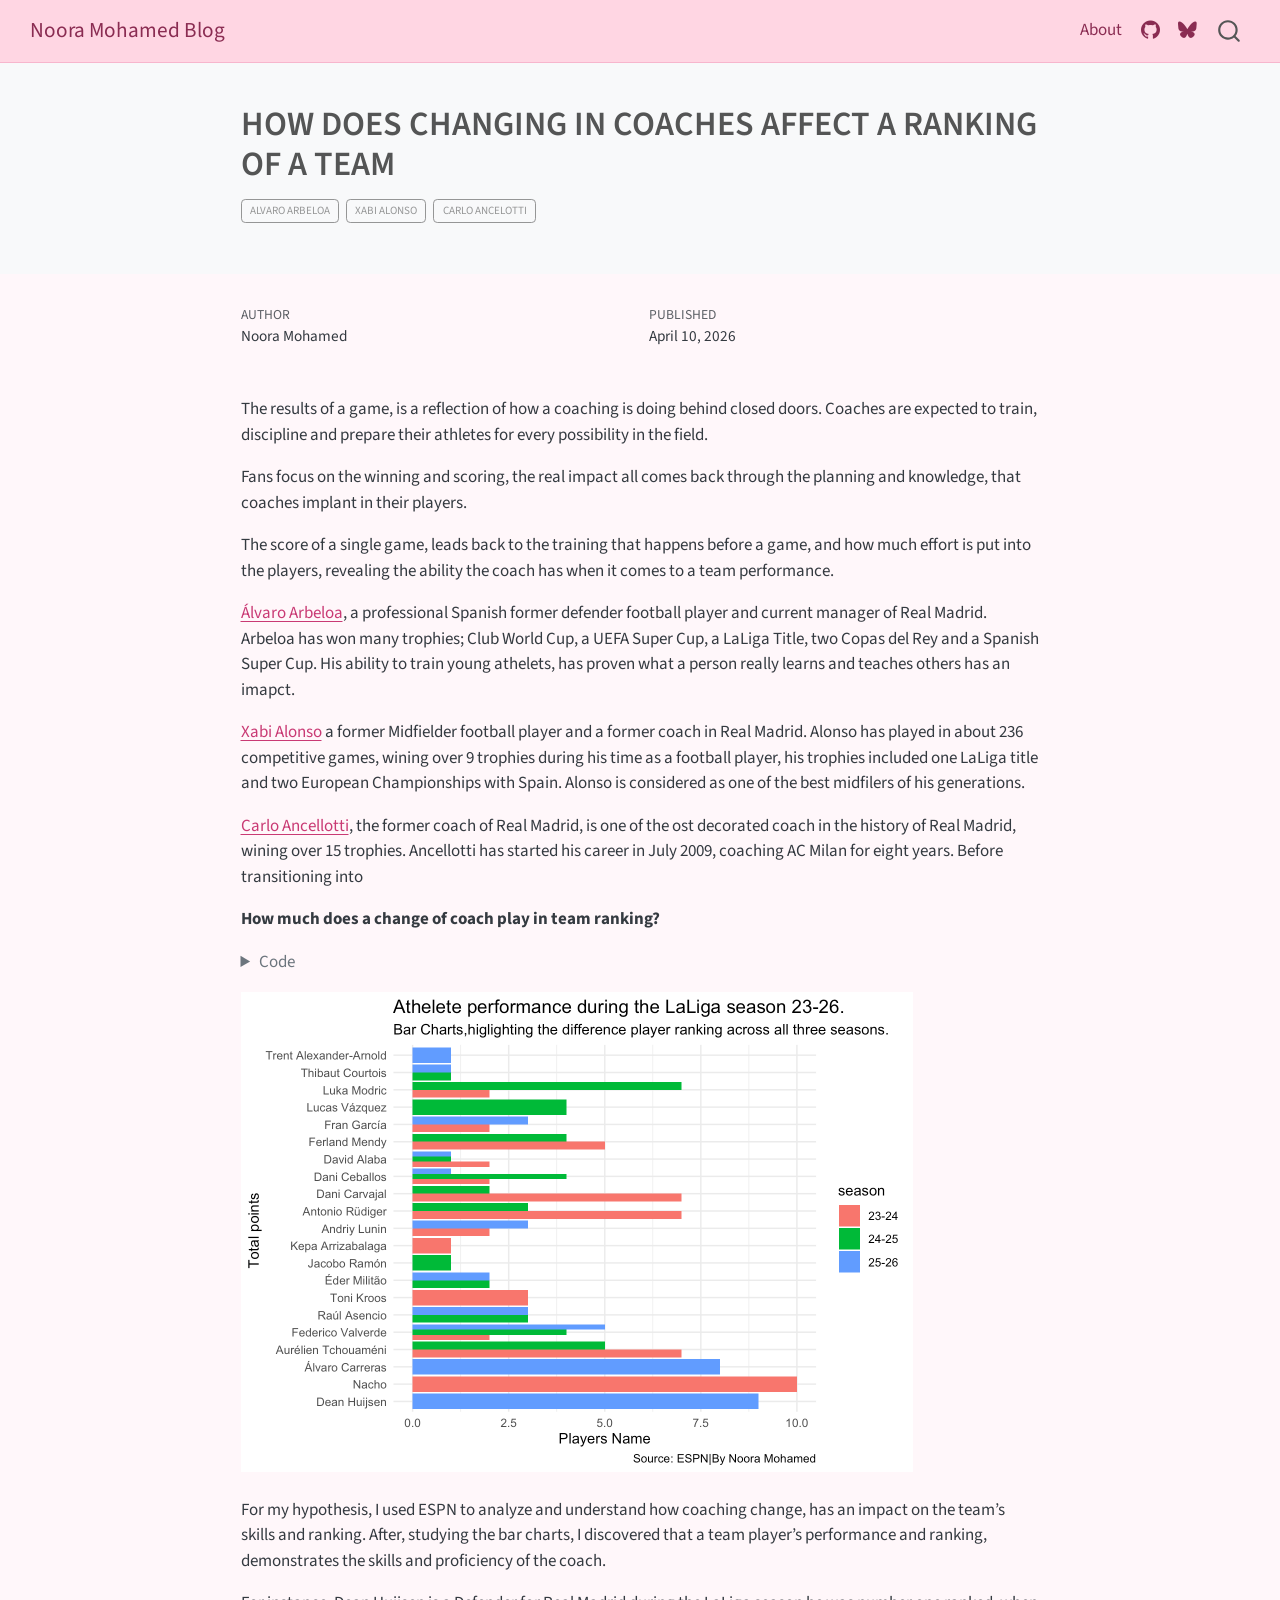
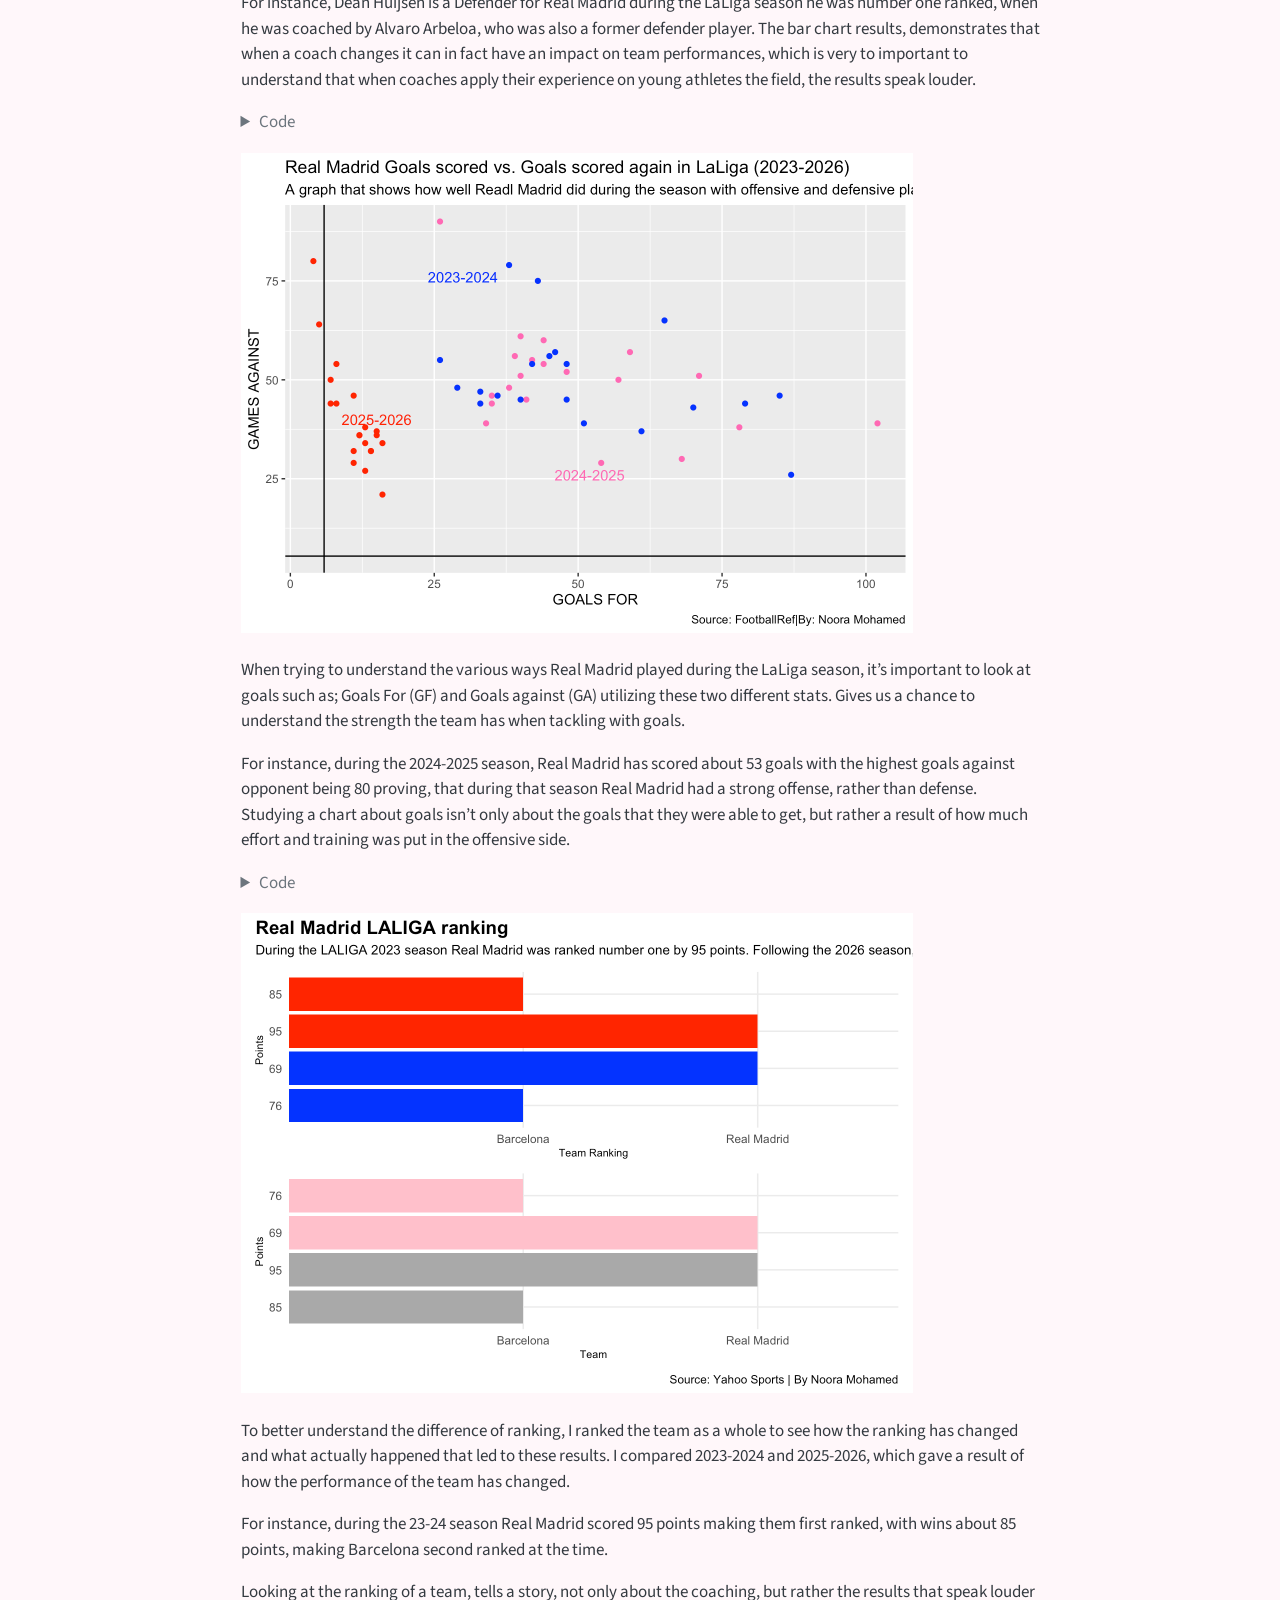
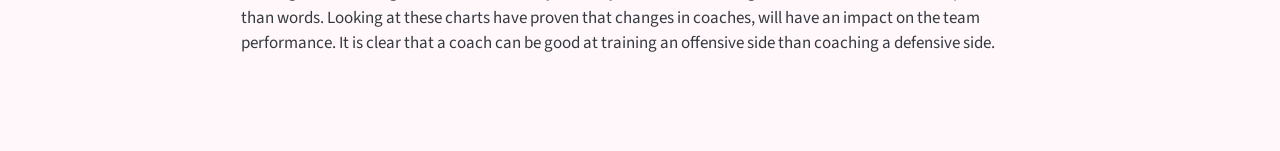
<file: posts/real-madrids-manager-woes/index.html>
<!DOCTYPE html>
<html xmlns="http://www.w3.org/1999/xhtml" lang="en" xml:lang="en"><head>

<meta charset="utf-8">
<meta name="generator" content="quarto-1.9.37">

<meta name="viewport" content="width=device-width, initial-scale=1.0, user-scalable=yes">

<meta name="author" content="Noora Mohamed">
<meta name="dcterms.date" content="2026-04-10">

<title>HOW DOES CHANGING IN COACHES AFFECT A RANKING OF A TEAM – Noora Mohamed Blog</title>
<style>
/* Default styles provided by pandoc.
** See https://pandoc.org/MANUAL.html#variables-for-html for config info.
*/
code{white-space: pre-wrap;}
span.smallcaps{font-variant: small-caps;}
div.columns{display: flex; gap: min(4vw, 1.5em);}
div.column{flex: auto; overflow-x: auto;}
div.hanging-indent{margin-left: 1.5em; text-indent: -1.5em;}
ul.task-list{list-style: none;}
ul.task-list li input[type="checkbox"] {
  width: 0.8em;
  margin: 0 0.8em 0.2em -1em; /* quarto-specific, see https://github.com/quarto-dev/quarto-cli/issues/4556 */ 
  vertical-align: middle;
}
/* CSS for syntax highlighting */
html { -webkit-text-size-adjust: 100%; }
pre > code.sourceCode { white-space: pre; position: relative; }
pre > code.sourceCode > span { display: inline-block; line-height: 1.25; }
pre > code.sourceCode > span:empty { height: 1.2em; }
.sourceCode { overflow: visible; }
code.sourceCode > span { color: inherit; text-decoration: inherit; }
div.sourceCode { margin: 1em 0; }
pre.sourceCode { margin: 0; }
@media screen {
div.sourceCode { overflow: auto; }
}
@media print {
pre > code.sourceCode { white-space: pre-wrap; }
pre > code.sourceCode > span { text-indent: -5em; padding-left: 5em; }
}
pre.numberSource code
  { counter-reset: source-line 0; }
pre.numberSource code > span
  { position: relative; left: -4em; counter-increment: source-line; }
pre.numberSource code > span > a:first-child::before
  { content: counter(source-line);
    position: relative; left: -1em; text-align: right; vertical-align: baseline;
    border: none; display: inline-block;
    -webkit-touch-callout: none; -webkit-user-select: none;
    -khtml-user-select: none; -moz-user-select: none;
    -ms-user-select: none; user-select: none;
    padding: 0 4px; width: 4em;
  }
pre.numberSource { margin-left: 3em;  padding-left: 4px; }
div.sourceCode
  {   }
@media screen {
pre > code.sourceCode > span > a:first-child::before { text-decoration: underline; }
}
</style>


<script src="../../site_libs/quarto-nav/quarto-nav.js"></script>
<script src="../../site_libs/quarto-nav/headroom.min.js"></script>
<script src="../../site_libs/clipboard/clipboard.min.js"></script>
<script src="../../site_libs/quarto-search/autocomplete.umd.js"></script>
<script src="../../site_libs/quarto-search/fuse.min.js"></script>
<script src="../../site_libs/quarto-search/quarto-search.js"></script>
<meta name="quarto:offset" content="../../">
<script src="../../site_libs/quarto-html/quarto.js" type="module"></script>
<script src="../../site_libs/quarto-html/tabsets/tabsets.js" type="module"></script>
<script src="../../site_libs/quarto-html/popper.min.js"></script>
<script src="../../site_libs/quarto-html/tippy.umd.min.js"></script>
<script src="../../site_libs/quarto-html/anchor.min.js"></script>
<link href="../../site_libs/quarto-html/tippy.css" rel="stylesheet">
<link href="../../site_libs/quarto-html/quarto-syntax-highlighting-7f8f88aac4f3542376d5c11b86a4c14d.css" rel="stylesheet" id="quarto-text-highlighting-styles">
<script src="../../site_libs/bootstrap/bootstrap.min.js"></script>
<link href="../../site_libs/bootstrap/bootstrap-icons.css" rel="stylesheet">
<link href="../../site_libs/bootstrap/bootstrap-158031087360bce0ff56dc785ce39e06.min.css" rel="stylesheet" append-hash="true" id="quarto-bootstrap" data-mode="light">
<script id="quarto-search-options" type="application/json">{
  "location": "navbar",
  "copy-button": false,
  "collapse-after": 3,
  "panel-placement": "end",
  "type": "overlay",
  "limit": 50,
  "keyboard-shortcut": [
    "f",
    "/",
    "s"
  ],
  "show-item-context": false,
  "language": {
    "search-no-results-text": "No results",
    "search-matching-documents-text": "matching documents",
    "search-copy-link-title": "Copy link to search",
    "search-hide-matches-text": "Hide additional matches",
    "search-more-match-text": "more match in this document",
    "search-more-matches-text": "more matches in this document",
    "search-clear-button-title": "Clear",
    "search-text-placeholder": "",
    "search-detached-cancel-button-title": "Cancel",
    "search-submit-button-title": "Submit",
    "search-label": "Search"
  }
}</script>


<link rel="stylesheet" href="../../styles.css">
</head>

<body class="nav-fixed fullcontent quarto-light">

<div id="quarto-search-results"></div>
  <header id="quarto-header" class="headroom fixed-top quarto-banner">
    <nav class="navbar navbar-expand-lg " data-bs-theme="dark">
      <div class="navbar-container container-fluid">
      <div class="navbar-brand-container mx-auto">
    <a class="navbar-brand" href="../../index.html">
    <span class="navbar-title">Noora Mohamed Blog</span>
    </a>
  </div>
            <div id="quarto-search" class="" title="Search"></div>
          <button class="navbar-toggler" type="button" data-bs-toggle="collapse" data-bs-target="#navbarCollapse" aria-controls="navbarCollapse" role="menu" aria-expanded="false" aria-label="Toggle navigation" onclick="if (window.quartoToggleHeadroom) { window.quartoToggleHeadroom(); }">
  <span class="navbar-toggler-icon"></span>
</button>
          <div class="collapse navbar-collapse" id="navbarCollapse">
            <ul class="navbar-nav navbar-nav-scroll ms-auto">
  <li class="nav-item">
    <a class="nav-link" href="../../about.html"> 
<span class="menu-text">About</span></a>
  </li>  
  <li class="nav-item compact">
    <a class="nav-link" href="https://github.com/"> <i class="bi bi-github" role="img">
</i> 
<span class="menu-text"></span></a>
  </li>  
  <li class="nav-item compact">
    <a class="nav-link" href="https://bsky.app/"> <i class="bi bi-bluesky" role="img">
</i> 
<span class="menu-text"></span></a>
  </li>  
</ul>
          </div> <!-- /navcollapse -->
            <div class="quarto-navbar-tools">
</div>
      </div> <!-- /container-fluid -->
    </nav>
</header>
<!-- content -->
<header id="title-block-header" class="quarto-title-block default page-columns page-full">
  <div class="quarto-title-banner page-columns page-full">
    <div class="quarto-title column-body">
      <h1 class="title">HOW DOES CHANGING IN COACHES AFFECT A RANKING OF A TEAM</h1>
                                <div class="quarto-categories">
                <div class="quarto-category">Alvaro Arbeloa</div>
                <div class="quarto-category">Xabi Alonso</div>
                <div class="quarto-category">Carlo Ancelotti</div>
              </div>
                  </div>
  </div>
    
  
  <div class="quarto-title-meta">

      <div>
      <div class="quarto-title-meta-heading">Author</div>
      <div class="quarto-title-meta-contents">
               <p>Noora Mohamed </p>
            </div>
    </div>
      
      <div>
      <div class="quarto-title-meta-heading">Published</div>
      <div class="quarto-title-meta-contents">
        <p class="date">April 10, 2026</p>
      </div>
    </div>
    
      
    </div>
    
  
  </header><div id="quarto-content" class="quarto-container page-columns page-rows-contents page-layout-article page-navbar">
<!-- sidebar -->
<!-- margin-sidebar -->
    
<!-- main -->
<main class="content quarto-banner-title-block" id="quarto-document-content">





<p>The results of a game, is a reflection of how a coaching is doing behind closed doors. Coaches are expected to train, discipline and prepare their athletes for every possibility in the field.</p>
<p>Fans focus on the winning and scoring, the real impact all comes back through the planning and knowledge, that coaches implant in their players.</p>
<p>The score of a single game, leads back to the training that happens before a game, and how much effort is put into the players, revealing the ability the coach has when it comes to a team performance.</p>
<p><a href="https://www.realmadrid.com/en-US/the-club/history/football-legends/alvaro-arbeloa-coca">Álvaro Arbeloa</a>, a professional Spanish former defender football player and current manager of Real Madrid. Arbeloa has won many trophies; Club World Cup, a UEFA Super Cup, a LaLiga Title, two Copas del Rey and a Spanish Super Cup. His ability to train young athelets, has proven what a person really learns and teaches others has an imapct.</p>
<p><a href="https://www.realmadrid.com/en-US/the-club/history/football-legends/xabier-alonso-olano">Xabi Alonso</a> a former Midfielder football player and a former coach in Real Madrid. Alonso has played in about 236 competitive games, wining over 9 trophies during his time as a football player, his trophies included one LaLiga title and two European Championships with Spain. Alonso is considered as one of the best midfilers of his generations.</p>
<p><a href="https://www.realmadrid.com/en-US/news/football/first-team/latest-news/ancelotti-18-12-2024">Carlo Ancellotti</a>, the former coach of Real Madrid, is one of the ost decorated coach in the history of Real Madrid, wining over 15 trophies. Ancellotti has started his career in July 2009, coaching AC Milan for eight years. Before transitioning into</p>
<p><strong>How much does a change of coach play in team ranking?</strong></p>
<div class="cell">
<details class="code-fold">
<summary>Code</summary>
<div class="code-copy-outer-scaffold"><div class="sourceCode cell-code" id="cb1"><pre class="sourceCode r code-with-copy"><code class="sourceCode r"><span id="cb1-1"><a href="#cb1-1" aria-hidden="true" tabindex="-1"></a><span class="fu">library</span>(tidyverse)</span>
<span id="cb1-2"><a href="#cb1-2" aria-hidden="true" tabindex="-1"></a>madrid <span class="ot">&lt;-</span> <span class="fu">read_csv</span>(<span class="st">"LALIGA25-26.csv"</span>,<span class="at">show_col_types =</span> <span class="cn">FALSE</span>) <span class="sc">|&gt;</span> <span class="fu">filter</span>(Pts <span class="sc">&gt;</span><span class="dv">0</span>)<span class="sc">|&gt;</span> <span class="fu">mutate</span>(<span class="at">season=</span><span class="st">"25-26"</span>)</span>
<span id="cb1-3"><a href="#cb1-3" aria-hidden="true" tabindex="-1"></a>madrid1 <span class="ot">&lt;-</span> <span class="fu">read_csv</span>(<span class="st">"LALIGA24-25.csv"</span>,<span class="at">show_col_types =</span> <span class="cn">FALSE</span>)<span class="sc">|&gt;</span> <span class="fu">filter</span>(Pts<span class="sc">&gt;</span><span class="dv">0</span>)<span class="sc">|&gt;</span></span>
<span id="cb1-4"><a href="#cb1-4" aria-hidden="true" tabindex="-1"></a><span class="fu">mutate</span>(<span class="at">season=</span><span class="st">"24-25"</span>)</span>
<span id="cb1-5"><a href="#cb1-5" aria-hidden="true" tabindex="-1"></a>madrid2<span class="ot">&lt;-</span> <span class="fu">read_csv</span>(<span class="st">"LALIGA23-24.csv"</span>,<span class="at">show_col_types =</span> <span class="cn">FALSE</span>)<span class="sc">|&gt;</span> <span class="fu">filter</span>(Pts<span class="sc">&gt;</span><span class="dv">0</span>)<span class="sc">|&gt;</span></span>
<span id="cb1-6"><a href="#cb1-6" aria-hidden="true" tabindex="-1"></a><span class="fu">mutate</span>(<span class="at">season=</span><span class="st">"23-24"</span>)</span>
<span id="cb1-7"><a href="#cb1-7" aria-hidden="true" tabindex="-1"></a>madrid_all<span class="ot">&lt;-</span><span class="fu">bind_rows</span>(madrid,madrid1,madrid2)</span>
<span id="cb1-8"><a href="#cb1-8" aria-hidden="true" tabindex="-1"></a><span class="fu">ggplot</span>(madrid_all,<span class="fu">aes</span>(<span class="at">x=</span><span class="fu">reorder</span>(Name, RK), <span class="at">weight=</span>Pts, <span class="at">fill=</span>season))<span class="sc">+</span></span>
<span id="cb1-9"><a href="#cb1-9" aria-hidden="true" tabindex="-1"></a> <span class="fu">geom_bar</span>(<span class="at">position=</span><span class="st">"dodge"</span>)<span class="sc">+</span></span>
<span id="cb1-10"><a href="#cb1-10" aria-hidden="true" tabindex="-1"></a>             <span class="fu">coord_flip</span>()<span class="sc">+</span></span>
<span id="cb1-11"><a href="#cb1-11" aria-hidden="true" tabindex="-1"></a>      <span class="fu">labs</span>(<span class="at">title =</span> <span class="st">"Athelete performance during the LaLiga season 23-26."</span>,</span>
<span id="cb1-12"><a href="#cb1-12" aria-hidden="true" tabindex="-1"></a><span class="at">subtitle =</span> <span class="st">"Bar Charts,higlighting the difference player ranking across all three seasons."</span>,</span>
<span id="cb1-13"><a href="#cb1-13" aria-hidden="true" tabindex="-1"></a>       <span class="at">x =</span> <span class="st">"Total points "</span>,</span>
<span id="cb1-14"><a href="#cb1-14" aria-hidden="true" tabindex="-1"></a>       <span class="at">y =</span> <span class="st">"Players Name"</span>,</span>
<span id="cb1-15"><a href="#cb1-15" aria-hidden="true" tabindex="-1"></a>       <span class="at">caption =</span> <span class="st">"Source: ESPN|By Noora Mohamed"</span>)<span class="sc">+</span></span>
<span id="cb1-16"><a href="#cb1-16" aria-hidden="true" tabindex="-1"></a>  <span class="fu">theme_minimal</span>()<span class="sc">+</span></span>
<span id="cb1-17"><a href="#cb1-17" aria-hidden="true" tabindex="-1"></a><span class="fu">theme</span>(</span>
<span id="cb1-18"><a href="#cb1-18" aria-hidden="true" tabindex="-1"></a>    <span class="at">plot.title =</span> <span class="fu">element_text</span>(<span class="at">size =</span> <span class="dv">14</span>, <span class="at">face =</span> <span class="st">"plain"</span>)) </span></code></pre></div><button title="Copy to Clipboard" class="code-copy-button"><i class="bi"></i></button></div>
</details>
<div class="cell-output-display">
<div>
<figure class="figure">
<p><img src="index_files/figure-html/unnamed-chunk-1-1.png" class="img-fluid figure-img" width="672"></p>
</figure>
</div>
</div>
</div>
<p>For my hypothesis, I used ESPN to analyze and understand how coaching change, has an impact on the team’s skills and ranking. After, studying the bar charts, I discovered that a team player’s performance and ranking, demonstrates the skills and proficiency of the coach.</p>
<p>For instance, Dean Huijsen is a Defender for Real Madrid during the LaLiga season he was number one ranked, when he was coached by Alvaro Arbeloa, who was also a former defender player. The bar chart results, demonstrates that when a coach changes it can in fact have an impact on team performances, which is very to important to understand that when coaches apply their experience on young athletes the field, the results speak louder.</p>
<div class="cell">
<details class="code-fold">
<summary>Code</summary>
<div class="code-copy-outer-scaffold"><div class="sourceCode cell-code" id="cb2"><pre class="sourceCode r code-with-copy"><code class="sourceCode r"><span id="cb2-1"><a href="#cb2-1" aria-hidden="true" tabindex="-1"></a><span class="fu">library</span>(tidyverse)</span>
<span id="cb2-2"><a href="#cb2-2" aria-hidden="true" tabindex="-1"></a>madrid25<span class="ot">&lt;-</span> <span class="fu">read_csv</span>(<span class="st">"25RFBF.csv"</span>) </span>
<span id="cb2-3"><a href="#cb2-3" aria-hidden="true" tabindex="-1"></a>madrid24<span class="ot">&lt;-</span> <span class="fu">read_csv</span>(<span class="st">"24FBREF.csv"</span>) </span>
<span id="cb2-4"><a href="#cb2-4" aria-hidden="true" tabindex="-1"></a>madrid23<span class="ot">&lt;-</span> <span class="fu">read_csv</span>(<span class="st">"23-24fb.csv"</span>) </span>
<span id="cb2-5"><a href="#cb2-5" aria-hidden="true" tabindex="-1"></a><span class="fu">ggplot</span>() <span class="sc">+</span> </span>
<span id="cb2-6"><a href="#cb2-6" aria-hidden="true" tabindex="-1"></a>  <span class="fu">geom_point</span>(<span class="at">data=</span>madrid25, <span class="fu">aes</span>(<span class="at">x=</span>GF, <span class="at">y=</span>GA,), <span class="at">color=</span><span class="st">"red"</span>) <span class="sc">+</span> </span>
<span id="cb2-7"><a href="#cb2-7" aria-hidden="true" tabindex="-1"></a>  <span class="fu">geom_point</span>(<span class="at">data=</span>madrid24, <span class="fu">aes</span>(<span class="at">x=</span>GF, <span class="at">y=</span>GA), <span class="at">color=</span><span class="st">"hotpink"</span>) <span class="sc">+</span></span>
<span id="cb2-8"><a href="#cb2-8" aria-hidden="true" tabindex="-1"></a>  <span class="fu">geom_point</span>(<span class="at">data=</span>madrid23, <span class="fu">aes</span>(<span class="at">x=</span>GF, <span class="at">y=</span>GA), <span class="at">color=</span><span class="st">"blue"</span>) <span class="sc">+</span> </span>
<span id="cb2-9"><a href="#cb2-9" aria-hidden="true" tabindex="-1"></a>  <span class="fu">geom_vline</span>(<span class="at">xintercept =</span> <span class="fl">5.863151</span>) <span class="sc">+</span> </span>
<span id="cb2-10"><a href="#cb2-10" aria-hidden="true" tabindex="-1"></a>  <span class="fu">geom_hline</span>(<span class="at">yintercept =</span> <span class="fl">5.448228</span>) <span class="sc">+</span></span>
<span id="cb2-11"><a href="#cb2-11" aria-hidden="true" tabindex="-1"></a>  <span class="fu">geom_text</span>(<span class="fu">aes</span>(<span class="at">x=</span><span class="dv">15</span>, <span class="at">y=</span><span class="dv">40</span>, <span class="at">label=</span><span class="st">"2025-2026"</span>), <span class="at">color=</span><span class="st">"red"</span>) <span class="sc">+</span></span>
<span id="cb2-12"><a href="#cb2-12" aria-hidden="true" tabindex="-1"></a>  <span class="fu">geom_text</span>(<span class="fu">aes</span>(<span class="at">x=</span><span class="dv">52</span>, <span class="at">y=</span><span class="dv">26</span>, <span class="at">label=</span><span class="st">"2024-2025"</span>), <span class="at">color=</span><span class="st">"hotpink"</span>) <span class="sc">+</span></span>
<span id="cb2-13"><a href="#cb2-13" aria-hidden="true" tabindex="-1"></a>  <span class="fu">geom_text</span>(<span class="fu">aes</span>(<span class="at">x=</span><span class="dv">30</span>, <span class="at">y=</span><span class="dv">76</span>, <span class="at">label=</span><span class="st">"2023-2024"</span>), <span class="at">color=</span><span class="st">"blue"</span>)<span class="sc">+</span></span>
<span id="cb2-14"><a href="#cb2-14" aria-hidden="true" tabindex="-1"></a>  <span class="fu">labs</span>(<span class="at">title =</span> <span class="st">"Real Madrid Goals scored vs. Goals scored against in LaLiga (2023-2026) "</span>,<span class="at">subtitle =</span> </span>
<span id="cb2-15"><a href="#cb2-15" aria-hidden="true" tabindex="-1"></a><span class="st">"How well Real Madrid did during the season with offensive and defensive play</span></span>
<span id="cb2-16"><a href="#cb2-16" aria-hidden="true" tabindex="-1"></a><span class="st">across all three season.</span></span>
<span id="cb2-17"><a href="#cb2-17" aria-hidden="true" tabindex="-1"></a><span class="st">"</span>,</span>
<span id="cb2-18"><a href="#cb2-18" aria-hidden="true" tabindex="-1"></a>       <span class="at">x =</span> <span class="st">"GOALS FOR"</span>,</span>
<span id="cb2-19"><a href="#cb2-19" aria-hidden="true" tabindex="-1"></a>       <span class="at">y =</span> <span class="st">"GAMES AGAINST"</span>,</span>
<span id="cb2-20"><a href="#cb2-20" aria-hidden="true" tabindex="-1"></a>       <span class="at">caption =</span> <span class="st">"Source: FootballRef|By: Noora Mohamed"</span>) </span></code></pre></div><button title="Copy to Clipboard" class="code-copy-button"><i class="bi"></i></button></div>
</details>
<div class="cell-output-display">
<div>
<figure class="figure">
<p><img src="index_files/figure-html/unnamed-chunk-2-1.png" class="img-fluid figure-img" width="672"></p>
</figure>
</div>
</div>
</div>
<p>When trying to understand the various ways Real Madrid played during the LaLiga season, it’s important to look at goals such as; Goals For (GF) and Goals against (GA) utilizing these two different stats. Gives us a chance to understand the strength the team has when tackling with goals.</p>
<p>For instance, during the 2024-2025 season, Real Madrid has scored about 53 goals with the highest goals against opponent being 80 proving, that during that season Real Madrid had a strong offense, rather than defense. Studying a chart about goals isn’t only about the goals that they were able to get, but rather a result of how much effort and training was put in the offensive side.</p>
<div class="cell">
<details class="code-fold">
<summary>Code</summary>
<div class="code-copy-outer-scaffold"><div class="sourceCode cell-code" id="cb3"><pre class="sourceCode r code-with-copy"><code class="sourceCode r"><span id="cb3-1"><a href="#cb3-1" aria-hidden="true" tabindex="-1"></a><span class="fu">library</span>(tidyverse)</span>
<span id="cb3-2"><a href="#cb3-2" aria-hidden="true" tabindex="-1"></a><span class="fu">library</span>(patchwork) </span>
<span id="cb3-3"><a href="#cb3-3" aria-hidden="true" tabindex="-1"></a>gamess <span class="ot">&lt;-</span> <span class="fu">read_csv</span>(<span class="st">"25_26.csv"</span>,<span class="at">show_col_types =</span> <span class="cn">FALSE</span>) </span>
<span id="cb3-4"><a href="#cb3-4" aria-hidden="true" tabindex="-1"></a>gamesss<span class="ot">&lt;-</span> <span class="fu">read_csv</span>(<span class="st">"23_24.csv"</span>,<span class="at">show_col_types =</span> <span class="cn">FALSE</span>) </span>
<span id="cb3-5"><a href="#cb3-5" aria-hidden="true" tabindex="-1"></a>bar1 <span class="ot">&lt;-</span> <span class="fu">ggplot</span>() <span class="sc">+</span> </span>
<span id="cb3-6"><a href="#cb3-6" aria-hidden="true" tabindex="-1"></a>  <span class="fu">geom_col</span>(<span class="at">data=</span>gamess, <span class="fu">aes</span>(<span class="at">x=</span><span class="fu">reorder</span>(Pts, Position),<span class="at">y=</span>LALIGA), <span class="at">fill=</span><span class="st">"blue"</span>) <span class="sc">+</span> <span class="fu">geom_col</span>(<span class="at">data=</span>gamesss, <span class="fu">aes</span>(<span class="at">x=</span><span class="fu">reorder</span>(Pts, Position),<span class="at">y=</span>LALIGA), <span class="at">fill=</span><span class="st">"red"</span>) <span class="sc">+</span> <span class="fu">coord_flip</span>() <span class="sc">+</span> </span>
<span id="cb3-7"><a href="#cb3-7" aria-hidden="true" tabindex="-1"></a>  <span class="fu">labs</span>( <span class="at">x=</span><span class="st">"Points"</span>, <span class="at">y=</span><span class="st">"Team Ranking"</span>) <span class="sc">+</span> </span>
<span id="cb3-8"><a href="#cb3-8" aria-hidden="true" tabindex="-1"></a>  <span class="fu">theme_minimal</span>() </span>
<span id="cb3-9"><a href="#cb3-9" aria-hidden="true" tabindex="-1"></a>bar2 <span class="ot">&lt;-</span> </span>
<span id="cb3-10"><a href="#cb3-10" aria-hidden="true" tabindex="-1"></a>  <span class="fu">ggplot</span>() <span class="sc">+</span> <span class="fu">geom_col</span>(<span class="at">data=</span>gamesss, <span class="fu">aes</span>(<span class="at">x=</span><span class="fu">reorder</span>(Pts, Wins),<span class="at">y=</span>LALIGA), <span class="at">fill=</span><span class="st">"darkgrey"</span>) <span class="sc">+</span> </span>
<span id="cb3-11"><a href="#cb3-11" aria-hidden="true" tabindex="-1"></a>  <span class="fu">geom_col</span>(<span class="at">data=</span>gamess, <span class="fu">aes</span>(<span class="at">x=</span><span class="fu">reorder</span>(Pts, Wins),<span class="at">y=</span>LALIGA), <span class="at">fill=</span><span class="st">"pink"</span>) <span class="sc">+</span> <span class="fu">coord_flip</span>() <span class="sc">+</span></span>
<span id="cb3-12"><a href="#cb3-12" aria-hidden="true" tabindex="-1"></a>  <span class="fu">labs</span>( <span class="at">x=</span><span class="st">"Points"</span>, <span class="at">y=</span><span class="st">"Team"</span>) <span class="sc">+</span> </span>
<span id="cb3-13"><a href="#cb3-13" aria-hidden="true" tabindex="-1"></a>  <span class="fu">theme_minimal</span>() </span>
<span id="cb3-14"><a href="#cb3-14" aria-hidden="true" tabindex="-1"></a>bar1<span class="sc">/</span>bar2 <span class="sc">+</span> </span>
<span id="cb3-15"><a href="#cb3-15" aria-hidden="true" tabindex="-1"></a>  <span class="fu">plot_annotation</span>( <span class="at">title =</span> <span class="st">"Real Madrid LALIGA ranking"</span>, <span class="at">subtitle =</span> </span>
<span id="cb3-16"><a href="#cb3-16" aria-hidden="true" tabindex="-1"></a>  <span class="st">"During the LALIGA 2023 season Real Madrid was ranked number one by 95 points. </span></span>
<span id="cb3-17"><a href="#cb3-17" aria-hidden="true" tabindex="-1"></a><span class="st">  Following the 2026 season, Real Madrid is now ranked second, with Barcelona taking the lead by 76 points."</span>,</span>
<span id="cb3-18"><a href="#cb3-18" aria-hidden="true" tabindex="-1"></a>  <span class="at">caption =</span> <span class="st">"Source: Yahoo Sports | By Noora Mohamed"</span> ) <span class="sc">&amp;</span> <span class="fu">theme</span> ( </span>
<span id="cb3-19"><a href="#cb3-19" aria-hidden="true" tabindex="-1"></a>  <span class="at">plot.title =</span> <span class="fu">element_text</span>(<span class="at">size =</span> <span class="dv">14</span>, <span class="at">face =</span> <span class="st">"bold"</span>), </span>
<span id="cb3-20"><a href="#cb3-20" aria-hidden="true" tabindex="-1"></a>  <span class="at">axis.title =</span> <span class="fu">element_text</span>(<span class="at">size =</span> <span class="dv">8</span>), <span class="at">plot.subtitle =</span> <span class="fu">element_text</span>(<span class="at">size=</span><span class="dv">10</span>), <span class="at">panel.grid.minor =</span> <span class="fu">element_blank</span>() )</span></code></pre></div><button title="Copy to Clipboard" class="code-copy-button"><i class="bi"></i></button></div>
</details>
<div class="cell-output-display">
<div>
<figure class="figure">
<p><img src="index_files/figure-html/unnamed-chunk-3-1.png" class="img-fluid figure-img" width="672"></p>
</figure>
</div>
</div>
</div>
<p>To better understand the difference of ranking, I ranked the team as a whole to see how the ranking has changed and what actually happened that led to these results. I compared 2023-2024 and 2025-2026, which gave a result of how the performance of the team has changed.</p>
<p>For instance, during the 23-24 season Real Madrid scored 95 points making them first ranked, with wins about 85 points, making Barcelona second ranked at the time.</p>
<p>Looking at the ranking of a team, tells a story, not only about the coaching, but rather the results that speak louder than words. Looking at these charts have proven that changes in coaches, will have an impact on the team performance. It is clear that a coach can be good at training an offensive side than coaching a defensive side.</p>



</main> <!-- /main -->
<script id="quarto-html-after-body" type="application/javascript">
  window.document.addEventListener("DOMContentLoaded", function (event) {
    const icon = "";
    const anchorJS = new window.AnchorJS();
    anchorJS.options = {
      placement: 'right',
      icon: icon
    };
    anchorJS.add('.anchored');
    const isCodeAnnotation = (el) => {
      for (const clz of el.classList) {
        if (clz.startsWith('code-annotation-')) {                     
          return true;
        }
      }
      return false;
    }
    const onCopySuccess = function(e) {
      // button target
      const button = e.trigger;
      // don't keep focus
      button.blur();
      // flash "checked"
      button.classList.add('code-copy-button-checked');
      var currentTitle = button.getAttribute("title");
      button.setAttribute("title", "Copied!");
      let tooltip;
      if (window.bootstrap) {
        button.setAttribute("data-bs-toggle", "tooltip");
        button.setAttribute("data-bs-placement", "left");
        button.setAttribute("data-bs-title", "Copied!");
        tooltip = new bootstrap.Tooltip(button, 
          { trigger: "manual", 
            customClass: "code-copy-button-tooltip",
            offset: [0, -8]});
        tooltip.show();    
      }
      setTimeout(function() {
        if (tooltip) {
          tooltip.hide();
          button.removeAttribute("data-bs-title");
          button.removeAttribute("data-bs-toggle");
          button.removeAttribute("data-bs-placement");
        }
        button.setAttribute("title", currentTitle);
        button.classList.remove('code-copy-button-checked');
      }, 1000);
      // clear code selection
      e.clearSelection();
    }
    const getTextToCopy = function(trigger) {
      const outerScaffold = trigger.parentElement.cloneNode(true);
      const codeEl = outerScaffold.querySelector('code');
      for (const childEl of codeEl.children) {
        if (isCodeAnnotation(childEl)) {
          childEl.remove();
        }
      }
      return codeEl.innerText;
    }
    const clipboard = new window.ClipboardJS('.code-copy-button:not([data-in-quarto-modal])', {
      text: getTextToCopy
    });
    clipboard.on('success', onCopySuccess);
    if (window.document.getElementById('quarto-embedded-source-code-modal')) {
      const clipboardModal = new window.ClipboardJS('.code-copy-button[data-in-quarto-modal]', {
        text: getTextToCopy,
        container: window.document.getElementById('quarto-embedded-source-code-modal')
      });
      clipboardModal.on('success', onCopySuccess);
    }
      var localhostRegex = new RegExp(/^(?:http|https):\/\/localhost\:?[0-9]*\//);
      var mailtoRegex = new RegExp(/^mailto:/);
        var filterRegex = new RegExp("https:\/\/your-website-url\.example\.com");
      var isInternal = (href) => {
          return filterRegex.test(href) || localhostRegex.test(href) || mailtoRegex.test(href);
      }
      // Inspect non-navigation links and adorn them if external
     var links = window.document.querySelectorAll('a[href]:not(.nav-link):not(.navbar-brand):not(.toc-action):not(.sidebar-link):not(.sidebar-item-toggle):not(.pagination-link):not(.no-external):not([aria-hidden]):not(.dropdown-item):not(.quarto-navigation-tool):not(.about-link)');
      for (var i=0; i<links.length; i++) {
        const link = links[i];
        if (!isInternal(link.href)) {
          // undo the damage that might have been done by quarto-nav.js in the case of
          // links that we want to consider external
          if (link.dataset.originalHref !== undefined) {
            link.href = link.dataset.originalHref;
          }
        }
      }
    function tippyHover(el, contentFn, onTriggerFn, onUntriggerFn) {
      const config = {
        allowHTML: true,
        maxWidth: 500,
        delay: 100,
        arrow: false,
        appendTo: function(el) {
            return el.parentElement;
        },
        interactive: true,
        interactiveBorder: 10,
        theme: 'quarto',
        placement: 'bottom-start',
      };
      if (contentFn) {
        config.content = contentFn;
      }
      if (onTriggerFn) {
        config.onTrigger = onTriggerFn;
      }
      if (onUntriggerFn) {
        config.onUntrigger = onUntriggerFn;
      }
      window.tippy(el, config); 
    }
    const noterefs = window.document.querySelectorAll('a[role="doc-noteref"]');
    for (var i=0; i<noterefs.length; i++) {
      const ref = noterefs[i];
      tippyHover(ref, function() {
        // use id or data attribute instead here
        let href = ref.getAttribute('data-footnote-href') || ref.getAttribute('href');
        try { href = new URL(href).hash; } catch {}
        const id = href.replace(/^#\/?/, "");
        const note = window.document.getElementById(id);
        if (note) {
          return note.innerHTML;
        } else {
          return "";
        }
      });
    }
    const xrefs = window.document.querySelectorAll('a.quarto-xref');
    const processXRef = (id, note) => {
      // Strip column container classes
      const stripColumnClz = (el) => {
        el.classList.remove("page-full", "page-columns");
        if (el.children) {
          for (const child of el.children) {
            stripColumnClz(child);
          }
        }
      }
      stripColumnClz(note)
      if (id === null || id.startsWith('sec-')) {
        // Special case sections, only their first couple elements
        const container = document.createElement("div");
        if (note.children && note.children.length > 2) {
          container.appendChild(note.children[0].cloneNode(true));
          for (let i = 1; i < note.children.length; i++) {
            const child = note.children[i];
            if (child.tagName === "P" && child.innerText === "") {
              continue;
            } else {
              container.appendChild(child.cloneNode(true));
              break;
            }
          }
          if (window.Quarto?.typesetMath) {
            window.Quarto.typesetMath(container);
          }
          return container.innerHTML
        } else {
          if (window.Quarto?.typesetMath) {
            window.Quarto.typesetMath(note);
          }
          return note.innerHTML;
        }
      } else {
        // Remove any anchor links if they are present
        const anchorLink = note.querySelector('a.anchorjs-link');
        if (anchorLink) {
          anchorLink.remove();
        }
        if (window.Quarto?.typesetMath) {
          window.Quarto.typesetMath(note);
        }
        if (note.classList.contains("callout")) {
          return note.outerHTML;
        } else {
          return note.innerHTML;
        }
      }
    }
    for (var i=0; i<xrefs.length; i++) {
      const xref = xrefs[i];
      tippyHover(xref, undefined, function(instance) {
        instance.disable();
        let url = xref.getAttribute('href');
        let hash = undefined; 
        if (url.startsWith('#')) {
          hash = url;
        } else {
          try { hash = new URL(url).hash; } catch {}
        }
        if (hash) {
          const id = hash.replace(/^#\/?/, "");
          const note = window.document.getElementById(id);
          if (note !== null) {
            try {
              const html = processXRef(id, note.cloneNode(true));
              instance.setContent(html);
            } finally {
              instance.enable();
              instance.show();
            }
          } else {
            // See if we can fetch this
            fetch(url.split('#')[0])
            .then(res => res.text())
            .then(html => {
              const parser = new DOMParser();
              const htmlDoc = parser.parseFromString(html, "text/html");
              const note = htmlDoc.getElementById(id);
              if (note !== null) {
                const html = processXRef(id, note);
                instance.setContent(html);
              } 
            }).finally(() => {
              instance.enable();
              instance.show();
            });
          }
        } else {
          // See if we can fetch a full url (with no hash to target)
          // This is a special case and we should probably do some content thinning / targeting
          fetch(url)
          .then(res => res.text())
          .then(html => {
            const parser = new DOMParser();
            const htmlDoc = parser.parseFromString(html, "text/html");
            const note = htmlDoc.querySelector('main.content');
            if (note !== null) {
              // This should only happen for chapter cross references
              // (since there is no id in the URL)
              // remove the first header
              if (note.children.length > 0 && note.children[0].tagName === "HEADER") {
                note.children[0].remove();
              }
              const html = processXRef(null, note);
              instance.setContent(html);
            } 
          }).finally(() => {
            instance.enable();
            instance.show();
          });
        }
      }, function(instance) {
      });
    }
        let selectedAnnoteEl;
        const selectorForAnnotation = ( cell, annotation) => {
          let cellAttr = 'data-code-cell="' + cell + '"';
          let lineAttr = 'data-code-annotation="' +  annotation + '"';
          const selector = 'span[' + cellAttr + '][' + lineAttr + ']';
          return selector;
        }
        const selectCodeLines = (annoteEl) => {
          const doc = window.document;
          const targetCell = annoteEl.getAttribute("data-target-cell");
          const targetAnnotation = annoteEl.getAttribute("data-target-annotation");
          const annoteSpan = window.document.querySelector(selectorForAnnotation(targetCell, targetAnnotation));
          const lines = annoteSpan.getAttribute("data-code-lines").split(",");
          const lineIds = lines.map((line) => {
            return targetCell + "-" + line;
          })
          let top = null;
          let height = null;
          let parent = null;
          if (lineIds.length > 0) {
              //compute the position of the single el (top and bottom and make a div)
              const el = window.document.getElementById(lineIds[0]);
              top = el.offsetTop;
              height = el.offsetHeight;
              parent = el.parentElement.parentElement;
            if (lineIds.length > 1) {
              const lastEl = window.document.getElementById(lineIds[lineIds.length - 1]);
              const bottom = lastEl.offsetTop + lastEl.offsetHeight;
              height = bottom - top;
            }
            if (top !== null && height !== null && parent !== null) {
              // cook up a div (if necessary) and position it 
              let div = window.document.getElementById("code-annotation-line-highlight");
              if (div === null) {
                div = window.document.createElement("div");
                div.setAttribute("id", "code-annotation-line-highlight");
                div.style.position = 'absolute';
                parent.appendChild(div);
              }
              div.style.top = top - 2 + "px";
              div.style.height = height + 4 + "px";
              div.style.left = 0;
              let gutterDiv = window.document.getElementById("code-annotation-line-highlight-gutter");
              if (gutterDiv === null) {
                gutterDiv = window.document.createElement("div");
                gutterDiv.setAttribute("id", "code-annotation-line-highlight-gutter");
                gutterDiv.style.position = 'absolute';
                const codeCell = window.document.getElementById(targetCell);
                const gutter = codeCell.querySelector('.code-annotation-gutter');
                gutter.appendChild(gutterDiv);
              }
              gutterDiv.style.top = top - 2 + "px";
              gutterDiv.style.height = height + 4 + "px";
            }
            selectedAnnoteEl = annoteEl;
          }
        };
        const unselectCodeLines = () => {
          const elementsIds = ["code-annotation-line-highlight", "code-annotation-line-highlight-gutter"];
          elementsIds.forEach((elId) => {
            const div = window.document.getElementById(elId);
            if (div) {
              div.remove();
            }
          });
          selectedAnnoteEl = undefined;
        };
          // Handle positioning of the toggle
      window.addEventListener(
        "resize",
        throttle(() => {
          elRect = undefined;
          if (selectedAnnoteEl) {
            selectCodeLines(selectedAnnoteEl);
          }
        }, 10)
      );
      function throttle(fn, ms) {
      let throttle = false;
      let timer;
        return (...args) => {
          if(!throttle) { // first call gets through
              fn.apply(this, args);
              throttle = true;
          } else { // all the others get throttled
              if(timer) clearTimeout(timer); // cancel #2
              timer = setTimeout(() => {
                fn.apply(this, args);
                timer = throttle = false;
              }, ms);
          }
        };
      }
        // Attach click handler to the DT
        const annoteDls = window.document.querySelectorAll('dt[data-target-cell]');
        for (const annoteDlNode of annoteDls) {
          annoteDlNode.addEventListener('click', (event) => {
            const clickedEl = event.target;
            if (clickedEl !== selectedAnnoteEl) {
              unselectCodeLines();
              const activeEl = window.document.querySelector('dt[data-target-cell].code-annotation-active');
              if (activeEl) {
                activeEl.classList.remove('code-annotation-active');
              }
              selectCodeLines(clickedEl);
              clickedEl.classList.add('code-annotation-active');
            } else {
              // Unselect the line
              unselectCodeLines();
              clickedEl.classList.remove('code-annotation-active');
            }
          });
        }
    const findCites = (el) => {
      const parentEl = el.parentElement;
      if (parentEl) {
        const cites = parentEl.dataset.cites;
        if (cites) {
          return {
            el,
            cites: cites.split(' ')
          };
        } else {
          return findCites(el.parentElement)
        }
      } else {
        return undefined;
      }
    };
    var bibliorefs = window.document.querySelectorAll('a[role="doc-biblioref"]');
    for (var i=0; i<bibliorefs.length; i++) {
      const ref = bibliorefs[i];
      const citeInfo = findCites(ref);
      if (citeInfo) {
        tippyHover(citeInfo.el, function() {
          var popup = window.document.createElement('div');
          citeInfo.cites.forEach(function(cite) {
            var citeDiv = window.document.createElement('div');
            citeDiv.classList.add('hanging-indent');
            citeDiv.classList.add('csl-entry');
            var biblioDiv = window.document.getElementById('ref-' + cite);
            if (biblioDiv) {
              citeDiv.innerHTML = biblioDiv.innerHTML;
            }
            popup.appendChild(citeDiv);
          });
          return popup.innerHTML;
        });
      }
    }
  });
  </script>
</div> <!-- /content -->




</body></html>
</file>
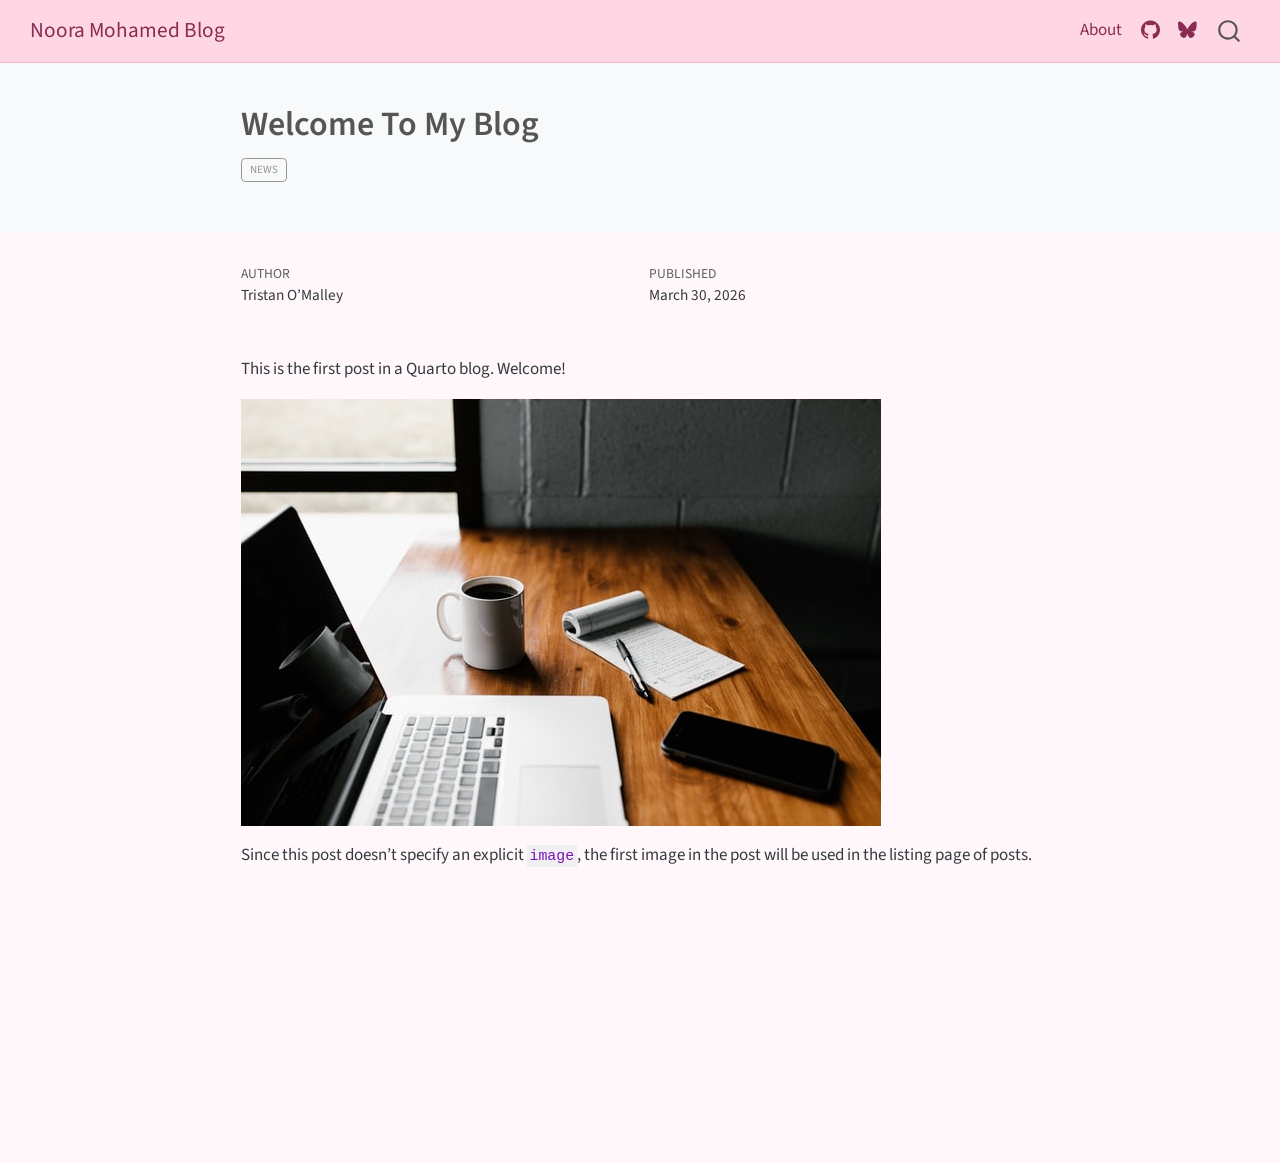
<file: posts/welcome/index.html>
<!DOCTYPE html>
<html xmlns="http://www.w3.org/1999/xhtml" lang="en" xml:lang="en"><head>

<meta charset="utf-8">
<meta name="generator" content="quarto-1.9.36">

<meta name="viewport" content="width=device-width, initial-scale=1.0, user-scalable=yes">

<meta name="author" content="Tristan O’Malley">
<meta name="dcterms.date" content="2026-03-30">

<title>Welcome To My Blog – Noora Mohamed Blog</title>
<style>
/* Default styles provided by pandoc.
** See https://pandoc.org/MANUAL.html#variables-for-html for config info.
*/
code{white-space: pre-wrap;}
span.smallcaps{font-variant: small-caps;}
div.columns{display: flex; gap: min(4vw, 1.5em);}
div.column{flex: auto; overflow-x: auto;}
div.hanging-indent{margin-left: 1.5em; text-indent: -1.5em;}
ul.task-list{list-style: none;}
ul.task-list li input[type="checkbox"] {
  width: 0.8em;
  margin: 0 0.8em 0.2em -1em; /* quarto-specific, see https://github.com/quarto-dev/quarto-cli/issues/4556 */ 
  vertical-align: middle;
}
</style>


<script src="../../site_libs/quarto-nav/quarto-nav.js"></script>
<script src="../../site_libs/quarto-nav/headroom.min.js"></script>
<script src="../../site_libs/clipboard/clipboard.min.js"></script>
<script src="../../site_libs/quarto-search/autocomplete.umd.js"></script>
<script src="../../site_libs/quarto-search/fuse.min.js"></script>
<script src="../../site_libs/quarto-search/quarto-search.js"></script>
<meta name="quarto:offset" content="../../">
<script src="../../site_libs/quarto-html/quarto.js" type="module"></script>
<script src="../../site_libs/quarto-html/tabsets/tabsets.js" type="module"></script>
<script src="../../site_libs/quarto-html/popper.min.js"></script>
<script src="../../site_libs/quarto-html/tippy.umd.min.js"></script>
<script src="../../site_libs/quarto-html/anchor.min.js"></script>
<link href="../../site_libs/quarto-html/tippy.css" rel="stylesheet">
<link href="../../site_libs/quarto-html/quarto-syntax-highlighting-845c23b38eaddc0f92fda52bfe77a8c8.css" rel="stylesheet" id="quarto-text-highlighting-styles">
<script src="../../site_libs/bootstrap/bootstrap.min.js"></script>
<link href="../../site_libs/bootstrap/bootstrap-icons.css" rel="stylesheet">
<link href="../../site_libs/bootstrap/bootstrap-158031087360bce0ff56dc785ce39e06.min.css" rel="stylesheet" append-hash="true" id="quarto-bootstrap" data-mode="light">
<script id="quarto-search-options" type="application/json">{
  "location": "navbar",
  "copy-button": false,
  "collapse-after": 3,
  "panel-placement": "end",
  "type": "overlay",
  "limit": 50,
  "keyboard-shortcut": [
    "f",
    "/",
    "s"
  ],
  "show-item-context": false,
  "language": {
    "search-no-results-text": "No results",
    "search-matching-documents-text": "matching documents",
    "search-copy-link-title": "Copy link to search",
    "search-hide-matches-text": "Hide additional matches",
    "search-more-match-text": "more match in this document",
    "search-more-matches-text": "more matches in this document",
    "search-clear-button-title": "Clear",
    "search-text-placeholder": "",
    "search-detached-cancel-button-title": "Cancel",
    "search-submit-button-title": "Submit",
    "search-label": "Search"
  }
}</script>


<link rel="stylesheet" href="../../styles.css">
</head>

<body class="nav-fixed fullcontent quarto-light">

<div id="quarto-search-results"></div>
  <header id="quarto-header" class="headroom fixed-top quarto-banner">
    <nav class="navbar navbar-expand-lg " data-bs-theme="dark">
      <div class="navbar-container container-fluid">
      <div class="navbar-brand-container mx-auto">
    <a class="navbar-brand" href="../../index.html">
    <span class="navbar-title">Noora Mohamed Blog</span>
    </a>
  </div>
            <div id="quarto-search" class="" title="Search"></div>
          <button class="navbar-toggler" type="button" data-bs-toggle="collapse" data-bs-target="#navbarCollapse" aria-controls="navbarCollapse" role="menu" aria-expanded="false" aria-label="Toggle navigation" onclick="if (window.quartoToggleHeadroom) { window.quartoToggleHeadroom(); }">
  <span class="navbar-toggler-icon"></span>
</button>
          <div class="collapse navbar-collapse" id="navbarCollapse">
            <ul class="navbar-nav navbar-nav-scroll ms-auto">
  <li class="nav-item">
    <a class="nav-link" href="../../about.html"> 
<span class="menu-text">About</span></a>
  </li>  
  <li class="nav-item compact">
    <a class="nav-link" href="https://github.com/"> <i class="bi bi-github" role="img">
</i> 
<span class="menu-text"></span></a>
  </li>  
  <li class="nav-item compact">
    <a class="nav-link" href="https://bsky.app/"> <i class="bi bi-bluesky" role="img">
</i> 
<span class="menu-text"></span></a>
  </li>  
</ul>
          </div> <!-- /navcollapse -->
            <div class="quarto-navbar-tools">
</div>
      </div> <!-- /container-fluid -->
    </nav>
</header>
<!-- content -->
<header id="title-block-header" class="quarto-title-block default page-columns page-full">
  <div class="quarto-title-banner page-columns page-full">
    <div class="quarto-title column-body">
      <h1 class="title">Welcome To My Blog</h1>
                                <div class="quarto-categories">
                <div class="quarto-category">news</div>
              </div>
                  </div>
  </div>
    
  
  <div class="quarto-title-meta">

      <div>
      <div class="quarto-title-meta-heading">Author</div>
      <div class="quarto-title-meta-contents">
               <p>Tristan O’Malley </p>
            </div>
    </div>
      
      <div>
      <div class="quarto-title-meta-heading">Published</div>
      <div class="quarto-title-meta-contents">
        <p class="date">March 30, 2026</p>
      </div>
    </div>
    
      
    </div>
    
  
  </header><div id="quarto-content" class="quarto-container page-columns page-rows-contents page-layout-article page-navbar">
<!-- sidebar -->
<!-- margin-sidebar -->
    
<!-- main -->
<main class="content quarto-banner-title-block" id="quarto-document-content">





<p>This is the first post in a Quarto blog. Welcome!</p>
<p><img src="thumbnail.jpg" class="img-fluid"></p>
<p>Since this post doesn’t specify an explicit <code>image</code>, the first image in the post will be used in the listing page of posts.</p>



</main> <!-- /main -->
<script id="quarto-html-after-body" type="application/javascript">
  window.document.addEventListener("DOMContentLoaded", function (event) {
    const icon = "";
    const anchorJS = new window.AnchorJS();
    anchorJS.options = {
      placement: 'right',
      icon: icon
    };
    anchorJS.add('.anchored');
    const isCodeAnnotation = (el) => {
      for (const clz of el.classList) {
        if (clz.startsWith('code-annotation-')) {                     
          return true;
        }
      }
      return false;
    }
    const onCopySuccess = function(e) {
      // button target
      const button = e.trigger;
      // don't keep focus
      button.blur();
      // flash "checked"
      button.classList.add('code-copy-button-checked');
      var currentTitle = button.getAttribute("title");
      button.setAttribute("title", "Copied!");
      let tooltip;
      if (window.bootstrap) {
        button.setAttribute("data-bs-toggle", "tooltip");
        button.setAttribute("data-bs-placement", "left");
        button.setAttribute("data-bs-title", "Copied!");
        tooltip = new bootstrap.Tooltip(button, 
          { trigger: "manual", 
            customClass: "code-copy-button-tooltip",
            offset: [0, -8]});
        tooltip.show();    
      }
      setTimeout(function() {
        if (tooltip) {
          tooltip.hide();
          button.removeAttribute("data-bs-title");
          button.removeAttribute("data-bs-toggle");
          button.removeAttribute("data-bs-placement");
        }
        button.setAttribute("title", currentTitle);
        button.classList.remove('code-copy-button-checked');
      }, 1000);
      // clear code selection
      e.clearSelection();
    }
    const getTextToCopy = function(trigger) {
      const outerScaffold = trigger.parentElement.cloneNode(true);
      const codeEl = outerScaffold.querySelector('code');
      for (const childEl of codeEl.children) {
        if (isCodeAnnotation(childEl)) {
          childEl.remove();
        }
      }
      return codeEl.innerText;
    }
    const clipboard = new window.ClipboardJS('.code-copy-button:not([data-in-quarto-modal])', {
      text: getTextToCopy
    });
    clipboard.on('success', onCopySuccess);
    if (window.document.getElementById('quarto-embedded-source-code-modal')) {
      const clipboardModal = new window.ClipboardJS('.code-copy-button[data-in-quarto-modal]', {
        text: getTextToCopy,
        container: window.document.getElementById('quarto-embedded-source-code-modal')
      });
      clipboardModal.on('success', onCopySuccess);
    }
      var localhostRegex = new RegExp(/^(?:http|https):\/\/localhost\:?[0-9]*\//);
      var mailtoRegex = new RegExp(/^mailto:/);
        var filterRegex = new RegExp("https:\/\/your-website-url\.example\.com");
      var isInternal = (href) => {
          return filterRegex.test(href) || localhostRegex.test(href) || mailtoRegex.test(href);
      }
      // Inspect non-navigation links and adorn them if external
     var links = window.document.querySelectorAll('a[href]:not(.nav-link):not(.navbar-brand):not(.toc-action):not(.sidebar-link):not(.sidebar-item-toggle):not(.pagination-link):not(.no-external):not([aria-hidden]):not(.dropdown-item):not(.quarto-navigation-tool):not(.about-link)');
      for (var i=0; i<links.length; i++) {
        const link = links[i];
        if (!isInternal(link.href)) {
          // undo the damage that might have been done by quarto-nav.js in the case of
          // links that we want to consider external
          if (link.dataset.originalHref !== undefined) {
            link.href = link.dataset.originalHref;
          }
        }
      }
    function tippyHover(el, contentFn, onTriggerFn, onUntriggerFn) {
      const config = {
        allowHTML: true,
        maxWidth: 500,
        delay: 100,
        arrow: false,
        appendTo: function(el) {
            return el.parentElement;
        },
        interactive: true,
        interactiveBorder: 10,
        theme: 'quarto',
        placement: 'bottom-start',
      };
      if (contentFn) {
        config.content = contentFn;
      }
      if (onTriggerFn) {
        config.onTrigger = onTriggerFn;
      }
      if (onUntriggerFn) {
        config.onUntrigger = onUntriggerFn;
      }
      window.tippy(el, config); 
    }
    const noterefs = window.document.querySelectorAll('a[role="doc-noteref"]');
    for (var i=0; i<noterefs.length; i++) {
      const ref = noterefs[i];
      tippyHover(ref, function() {
        // use id or data attribute instead here
        let href = ref.getAttribute('data-footnote-href') || ref.getAttribute('href');
        try { href = new URL(href).hash; } catch {}
        const id = href.replace(/^#\/?/, "");
        const note = window.document.getElementById(id);
        if (note) {
          return note.innerHTML;
        } else {
          return "";
        }
      });
    }
    const xrefs = window.document.querySelectorAll('a.quarto-xref');
    const processXRef = (id, note) => {
      // Strip column container classes
      const stripColumnClz = (el) => {
        el.classList.remove("page-full", "page-columns");
        if (el.children) {
          for (const child of el.children) {
            stripColumnClz(child);
          }
        }
      }
      stripColumnClz(note)
      if (id === null || id.startsWith('sec-')) {
        // Special case sections, only their first couple elements
        const container = document.createElement("div");
        if (note.children && note.children.length > 2) {
          container.appendChild(note.children[0].cloneNode(true));
          for (let i = 1; i < note.children.length; i++) {
            const child = note.children[i];
            if (child.tagName === "P" && child.innerText === "") {
              continue;
            } else {
              container.appendChild(child.cloneNode(true));
              break;
            }
          }
          if (window.Quarto?.typesetMath) {
            window.Quarto.typesetMath(container);
          }
          return container.innerHTML
        } else {
          if (window.Quarto?.typesetMath) {
            window.Quarto.typesetMath(note);
          }
          return note.innerHTML;
        }
      } else {
        // Remove any anchor links if they are present
        const anchorLink = note.querySelector('a.anchorjs-link');
        if (anchorLink) {
          anchorLink.remove();
        }
        if (window.Quarto?.typesetMath) {
          window.Quarto.typesetMath(note);
        }
        if (note.classList.contains("callout")) {
          return note.outerHTML;
        } else {
          return note.innerHTML;
        }
      }
    }
    for (var i=0; i<xrefs.length; i++) {
      const xref = xrefs[i];
      tippyHover(xref, undefined, function(instance) {
        instance.disable();
        let url = xref.getAttribute('href');
        let hash = undefined; 
        if (url.startsWith('#')) {
          hash = url;
        } else {
          try { hash = new URL(url).hash; } catch {}
        }
        if (hash) {
          const id = hash.replace(/^#\/?/, "");
          const note = window.document.getElementById(id);
          if (note !== null) {
            try {
              const html = processXRef(id, note.cloneNode(true));
              instance.setContent(html);
            } finally {
              instance.enable();
              instance.show();
            }
          } else {
            // See if we can fetch this
            fetch(url.split('#')[0])
            .then(res => res.text())
            .then(html => {
              const parser = new DOMParser();
              const htmlDoc = parser.parseFromString(html, "text/html");
              const note = htmlDoc.getElementById(id);
              if (note !== null) {
                const html = processXRef(id, note);
                instance.setContent(html);
              } 
            }).finally(() => {
              instance.enable();
              instance.show();
            });
          }
        } else {
          // See if we can fetch a full url (with no hash to target)
          // This is a special case and we should probably do some content thinning / targeting
          fetch(url)
          .then(res => res.text())
          .then(html => {
            const parser = new DOMParser();
            const htmlDoc = parser.parseFromString(html, "text/html");
            const note = htmlDoc.querySelector('main.content');
            if (note !== null) {
              // This should only happen for chapter cross references
              // (since there is no id in the URL)
              // remove the first header
              if (note.children.length > 0 && note.children[0].tagName === "HEADER") {
                note.children[0].remove();
              }
              const html = processXRef(null, note);
              instance.setContent(html);
            } 
          }).finally(() => {
            instance.enable();
            instance.show();
          });
        }
      }, function(instance) {
      });
    }
        let selectedAnnoteEl;
        const selectorForAnnotation = ( cell, annotation) => {
          let cellAttr = 'data-code-cell="' + cell + '"';
          let lineAttr = 'data-code-annotation="' +  annotation + '"';
          const selector = 'span[' + cellAttr + '][' + lineAttr + ']';
          return selector;
        }
        const selectCodeLines = (annoteEl) => {
          const doc = window.document;
          const targetCell = annoteEl.getAttribute("data-target-cell");
          const targetAnnotation = annoteEl.getAttribute("data-target-annotation");
          const annoteSpan = window.document.querySelector(selectorForAnnotation(targetCell, targetAnnotation));
          const lines = annoteSpan.getAttribute("data-code-lines").split(",");
          const lineIds = lines.map((line) => {
            return targetCell + "-" + line;
          })
          let top = null;
          let height = null;
          let parent = null;
          if (lineIds.length > 0) {
              //compute the position of the single el (top and bottom and make a div)
              const el = window.document.getElementById(lineIds[0]);
              top = el.offsetTop;
              height = el.offsetHeight;
              parent = el.parentElement.parentElement;
            if (lineIds.length > 1) {
              const lastEl = window.document.getElementById(lineIds[lineIds.length - 1]);
              const bottom = lastEl.offsetTop + lastEl.offsetHeight;
              height = bottom - top;
            }
            if (top !== null && height !== null && parent !== null) {
              // cook up a div (if necessary) and position it 
              let div = window.document.getElementById("code-annotation-line-highlight");
              if (div === null) {
                div = window.document.createElement("div");
                div.setAttribute("id", "code-annotation-line-highlight");
                div.style.position = 'absolute';
                parent.appendChild(div);
              }
              div.style.top = top - 2 + "px";
              div.style.height = height + 4 + "px";
              div.style.left = 0;
              let gutterDiv = window.document.getElementById("code-annotation-line-highlight-gutter");
              if (gutterDiv === null) {
                gutterDiv = window.document.createElement("div");
                gutterDiv.setAttribute("id", "code-annotation-line-highlight-gutter");
                gutterDiv.style.position = 'absolute';
                const codeCell = window.document.getElementById(targetCell);
                const gutter = codeCell.querySelector('.code-annotation-gutter');
                gutter.appendChild(gutterDiv);
              }
              gutterDiv.style.top = top - 2 + "px";
              gutterDiv.style.height = height + 4 + "px";
            }
            selectedAnnoteEl = annoteEl;
          }
        };
        const unselectCodeLines = () => {
          const elementsIds = ["code-annotation-line-highlight", "code-annotation-line-highlight-gutter"];
          elementsIds.forEach((elId) => {
            const div = window.document.getElementById(elId);
            if (div) {
              div.remove();
            }
          });
          selectedAnnoteEl = undefined;
        };
          // Handle positioning of the toggle
      window.addEventListener(
        "resize",
        throttle(() => {
          elRect = undefined;
          if (selectedAnnoteEl) {
            selectCodeLines(selectedAnnoteEl);
          }
        }, 10)
      );
      function throttle(fn, ms) {
      let throttle = false;
      let timer;
        return (...args) => {
          if(!throttle) { // first call gets through
              fn.apply(this, args);
              throttle = true;
          } else { // all the others get throttled
              if(timer) clearTimeout(timer); // cancel #2
              timer = setTimeout(() => {
                fn.apply(this, args);
                timer = throttle = false;
              }, ms);
          }
        };
      }
        // Attach click handler to the DT
        const annoteDls = window.document.querySelectorAll('dt[data-target-cell]');
        for (const annoteDlNode of annoteDls) {
          annoteDlNode.addEventListener('click', (event) => {
            const clickedEl = event.target;
            if (clickedEl !== selectedAnnoteEl) {
              unselectCodeLines();
              const activeEl = window.document.querySelector('dt[data-target-cell].code-annotation-active');
              if (activeEl) {
                activeEl.classList.remove('code-annotation-active');
              }
              selectCodeLines(clickedEl);
              clickedEl.classList.add('code-annotation-active');
            } else {
              // Unselect the line
              unselectCodeLines();
              clickedEl.classList.remove('code-annotation-active');
            }
          });
        }
    const findCites = (el) => {
      const parentEl = el.parentElement;
      if (parentEl) {
        const cites = parentEl.dataset.cites;
        if (cites) {
          return {
            el,
            cites: cites.split(' ')
          };
        } else {
          return findCites(el.parentElement)
        }
      } else {
        return undefined;
      }
    };
    var bibliorefs = window.document.querySelectorAll('a[role="doc-biblioref"]');
    for (var i=0; i<bibliorefs.length; i++) {
      const ref = bibliorefs[i];
      const citeInfo = findCites(ref);
      if (citeInfo) {
        tippyHover(citeInfo.el, function() {
          var popup = window.document.createElement('div');
          citeInfo.cites.forEach(function(cite) {
            var citeDiv = window.document.createElement('div');
            citeDiv.classList.add('hanging-indent');
            citeDiv.classList.add('csl-entry');
            var biblioDiv = window.document.getElementById('ref-' + cite);
            if (biblioDiv) {
              citeDiv.innerHTML = biblioDiv.innerHTML;
            }
            popup.appendChild(citeDiv);
          });
          return popup.innerHTML;
        });
      }
    }
  });
  </script>
</div> <!-- /content -->




</body></html>
</file>
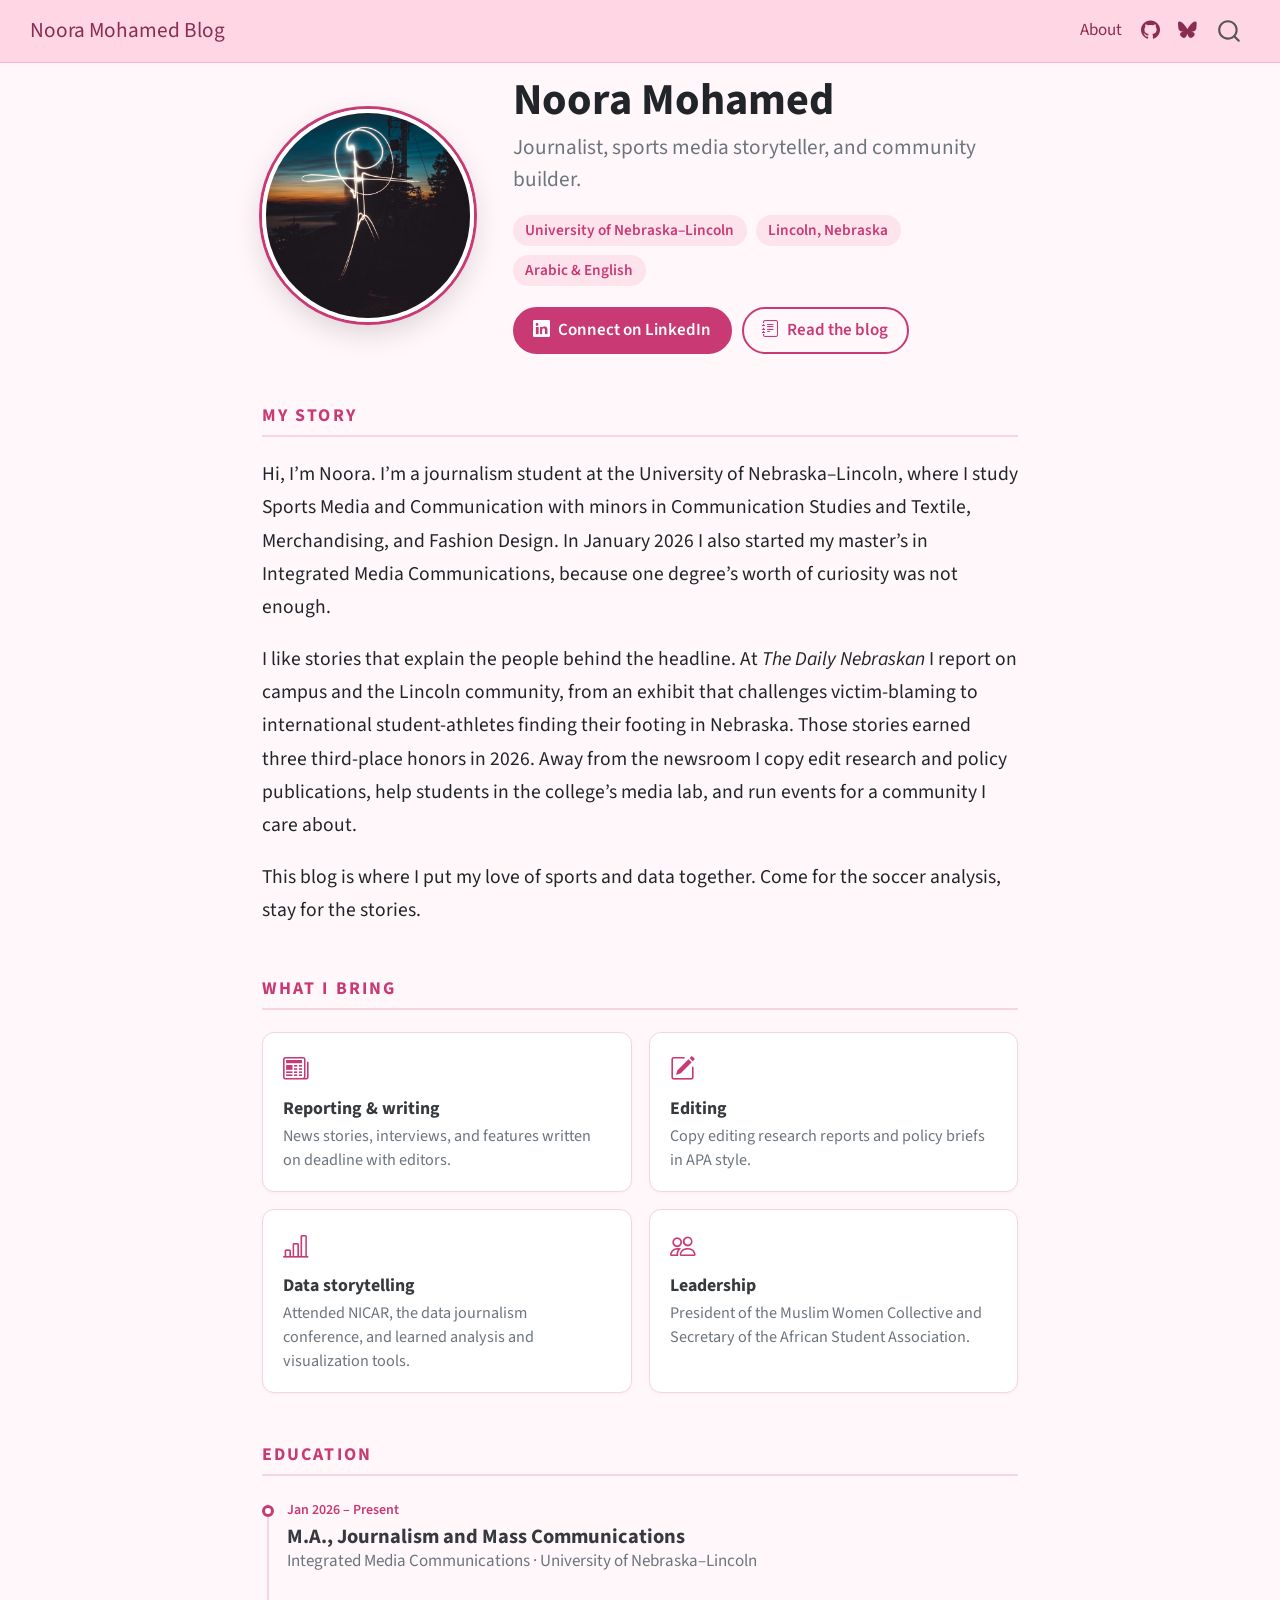
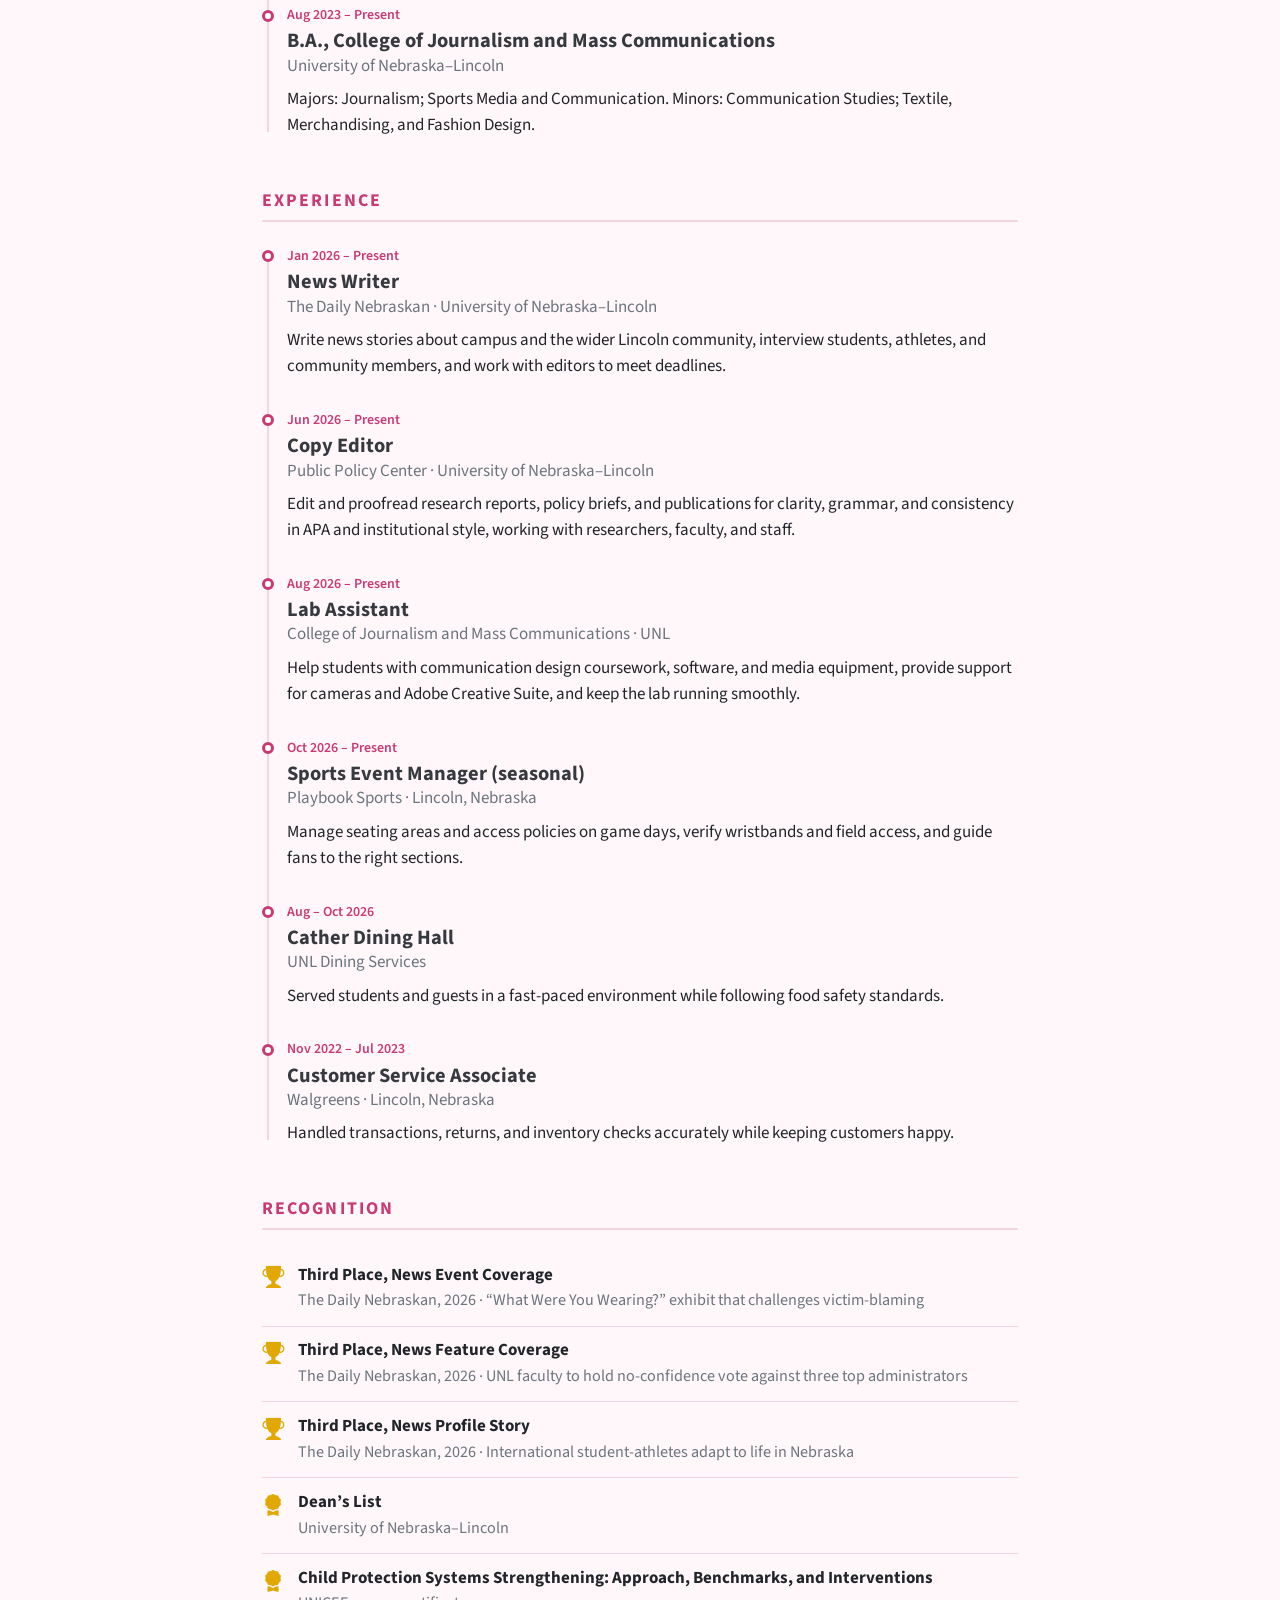
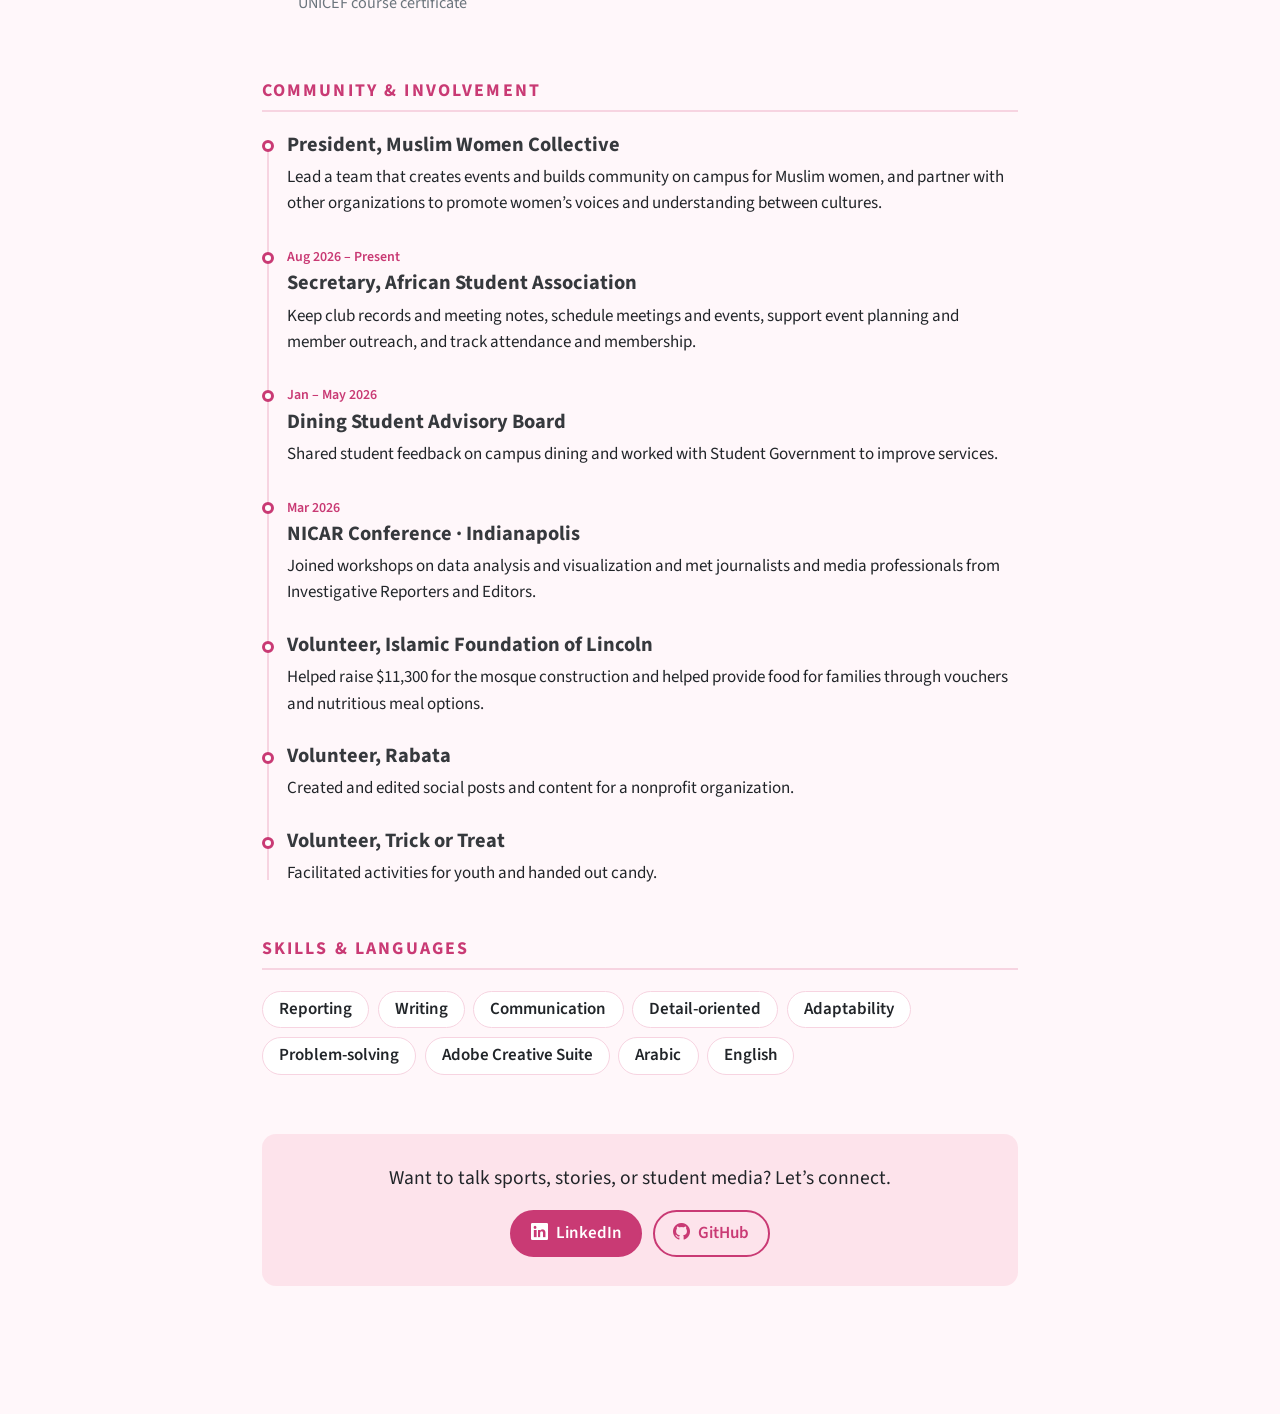
<file: about-me.html>
<!DOCTYPE html>
<html xmlns="http://www.w3.org/1999/xhtml" lang="en" xml:lang="en"><head>

<meta charset="utf-8">
<meta name="generator" content="quarto-1.9.37">

<meta name="viewport" content="width=device-width, initial-scale=1.0, user-scalable=yes">


<title>About Noora Mohamed – Noora Mohamed Blog</title>
<meta name="description" content="Noora Mohamed is a journalism and sports media student at the University of Nebraska–Lincoln, a reporter at The Daily Nebraskan, and a community builder.">
<style>
/* Default styles provided by pandoc.
** See https://pandoc.org/MANUAL.html#variables-for-html for config info.
*/
code{white-space: pre-wrap;}
span.smallcaps{font-variant: small-caps;}
div.columns{display: flex; gap: min(4vw, 1.5em);}
div.column{flex: auto; overflow-x: auto;}
div.hanging-indent{margin-left: 1.5em; text-indent: -1.5em;}
ul.task-list{list-style: none;}
ul.task-list li input[type="checkbox"] {
  width: 0.8em;
  margin: 0 0.8em 0.2em -1em; /* quarto-specific, see https://github.com/quarto-dev/quarto-cli/issues/4556 */ 
  vertical-align: middle;
}
</style>


<script src="site_libs/quarto-nav/quarto-nav.js"></script>
<script src="site_libs/quarto-nav/headroom.min.js"></script>
<script src="site_libs/clipboard/clipboard.min.js"></script>
<script src="site_libs/quarto-search/autocomplete.umd.js"></script>
<script src="site_libs/quarto-search/fuse.min.js"></script>
<script src="site_libs/quarto-search/quarto-search.js"></script>
<meta name="quarto:offset" content="./">
<script src="site_libs/quarto-html/quarto.js" type="module"></script>
<script src="site_libs/quarto-html/tabsets/tabsets.js" type="module"></script>
<script src="site_libs/quarto-html/popper.min.js"></script>
<script src="site_libs/quarto-html/tippy.umd.min.js"></script>
<link href="site_libs/quarto-html/tippy.css" rel="stylesheet">
<link href="site_libs/quarto-html/quarto-syntax-highlighting-7f8f88aac4f3542376d5c11b86a4c14d.css" rel="stylesheet" id="quarto-text-highlighting-styles">
<script src="site_libs/bootstrap/bootstrap.min.js"></script>
<link href="site_libs/bootstrap/bootstrap-icons.css" rel="stylesheet">
<link href="site_libs/bootstrap/bootstrap-158031087360bce0ff56dc785ce39e06.min.css" rel="stylesheet" append-hash="true" id="quarto-bootstrap" data-mode="light">
<script id="quarto-search-options" type="application/json">{
  "location": "navbar",
  "copy-button": false,
  "collapse-after": 3,
  "panel-placement": "end",
  "type": "overlay",
  "limit": 50,
  "keyboard-shortcut": [
    "f",
    "/",
    "s"
  ],
  "show-item-context": false,
  "language": {
    "search-no-results-text": "No results",
    "search-matching-documents-text": "matching documents",
    "search-copy-link-title": "Copy link to search",
    "search-hide-matches-text": "Hide additional matches",
    "search-more-match-text": "more match in this document",
    "search-more-matches-text": "more matches in this document",
    "search-clear-button-title": "Clear",
    "search-text-placeholder": "",
    "search-detached-cancel-button-title": "Cancel",
    "search-submit-button-title": "Submit",
    "search-label": "Search"
  }
}</script>


<link rel="stylesheet" href="styles.css">
</head>

<body class="nav-fixed fullcontent quarto-light">

<div id="quarto-search-results"></div>
  <header id="quarto-header" class="headroom fixed-top">
    <nav class="navbar navbar-expand-lg " data-bs-theme="dark">
      <div class="navbar-container container-fluid">
      <div class="navbar-brand-container mx-auto">
    <a class="navbar-brand" href="./index.html">
    <span class="navbar-title">Noora Mohamed Blog</span>
    </a>
  </div>
            <div id="quarto-search" class="" title="Search"></div>
          <button class="navbar-toggler" type="button" data-bs-toggle="collapse" data-bs-target="#navbarCollapse" aria-controls="navbarCollapse" role="menu" aria-expanded="false" aria-label="Toggle navigation" onclick="if (window.quartoToggleHeadroom) { window.quartoToggleHeadroom(); }">
  <span class="navbar-toggler-icon"></span>
</button>
          <div class="collapse navbar-collapse" id="navbarCollapse">
            <ul class="navbar-nav navbar-nav-scroll ms-auto">
  <li class="nav-item">
    <a class="nav-link" href="./about.html"> 
<span class="menu-text">About</span></a>
  </li>  
  <li class="nav-item compact">
    <a class="nav-link" href="https://github.com/"> <i class="bi bi-github" role="img">
</i> 
<span class="menu-text"></span></a>
  </li>  
  <li class="nav-item compact">
    <a class="nav-link" href="https://bsky.app/"> <i class="bi bi-bluesky" role="img">
</i> 
<span class="menu-text"></span></a>
  </li>  
</ul>
          </div> <!-- /navcollapse -->
            <div class="quarto-navbar-tools">
</div>
      </div> <!-- /container-fluid -->
    </nav>
</header>
<!-- content -->
<div id="quarto-content" class="quarto-container page-columns page-rows-contents page-layout-article page-navbar">
<!-- sidebar -->
<!-- margin-sidebar -->
    
<!-- main -->
<main class="content about-page" id="quarto-document-content">

<section class="about-hero">
  <img src="profile.jpg" alt="Portrait of Noora Mohamed">
  <div class="about-hero-text">
    <h1 class="title">Noora Mohamed</h1>
    <p class="about-tagline">Journalist, sports media storyteller, and community builder.</p>
    <ul class="about-meta">
      <li>University of Nebraska&ndash;Lincoln</li>
      <li>Lincoln, Nebraska</li>
      <li>Arabic &amp; English</li>
    </ul>
    <div class="about-buttons">
      <a class="about-btn primary" href="https://www.linkedin.com/in/noora-mohamed-12b682388/"><i class="bi bi-linkedin"></i> Connect on LinkedIn</a>
      <a class="about-btn ghost" href="index.html"><i class="bi bi-journal-text"></i> Read the blog</a>
    </div>
  </div>
</section>

<section class="about-story">
  <h2>My story</h2>
  <p>Hi, I&rsquo;m Noora. I&rsquo;m a journalism student at the University of Nebraska&ndash;Lincoln, where I study Sports Media and Communication with minors in Communication Studies and Textile, Merchandising, and Fashion Design. In January 2026 I also started my master&rsquo;s in Integrated Media Communications, because one degree&rsquo;s worth of curiosity was not enough.</p>
  <p>I like stories that explain the people behind the headline. At <em>The Daily Nebraskan</em> I report on campus and the Lincoln community, from an exhibit that challenges victim-blaming to international student-athletes finding their footing in Nebraska. Those stories earned three third-place honors in 2026. Away from the newsroom I copy edit research and policy publications, help students in the college&rsquo;s media lab, and run events for a community I care about.</p>
  <p>This blog is where I put my love of sports and data together. Come for the soccer analysis, stay for the stories.</p>
</section>

<section>
  <h2>What I bring</h2>
  <div class="about-cards">
    <div class="about-card"><i class="bi bi-newspaper"></i><h3>Reporting &amp; writing</h3><p>News stories, interviews, and features written on deadline with editors.</p></div>
    <div class="about-card"><i class="bi bi-pencil-square"></i><h3>Editing</h3><p>Copy editing research reports and policy briefs in APA style.</p></div>
    <div class="about-card"><i class="bi bi-bar-chart-line"></i><h3>Data storytelling</h3><p>Attended NICAR, the data journalism conference, and learned analysis and visualization tools.</p></div>
    <div class="about-card"><i class="bi bi-people"></i><h3>Leadership</h3><p>President of the Muslim Women Collective and Secretary of the African Student Association.</p></div>
  </div>
</section>

<section>
  <h2>Education</h2>
  <ul class="about-timeline">
    <li>
      <span class="when">Jan 2026 &ndash; Present</span>
      <h3>M.A., Journalism and Mass Communications</h3>
      <div class="org">Integrated Media Communications &middot; University of Nebraska&ndash;Lincoln</div>
    </li>
    <li>
      <span class="when">Aug 2023 &ndash; Present</span>
      <h3>B.A., College of Journalism and Mass Communications</h3>
      <div class="org">University of Nebraska&ndash;Lincoln</div>
      <p>Majors: Journalism; Sports Media and Communication. Minors: Communication Studies; Textile, Merchandising, and Fashion Design.</p>
    </li>
  </ul>
</section>

<section>
  <h2>Experience</h2>
  <ul class="about-timeline">
    <li>
      <span class="when">Jan 2026 &ndash; Present</span>
      <h3>News Writer</h3>
      <div class="org">The Daily Nebraskan &middot; University of Nebraska&ndash;Lincoln</div>
      <p>Write news stories about campus and the wider Lincoln community, interview students, athletes, and community members, and work with editors to meet deadlines.</p>
    </li>
    <li>
      <span class="when">Jun 2026 &ndash; Present</span>
      <h3>Copy Editor</h3>
      <div class="org">Public Policy Center &middot; University of Nebraska&ndash;Lincoln</div>
      <p>Edit and proofread research reports, policy briefs, and publications for clarity, grammar, and consistency in APA and institutional style, working with researchers, faculty, and staff.</p>
    </li>
    <li>
      <span class="when">Aug 2026 &ndash; Present</span>
      <h3>Lab Assistant</h3>
      <div class="org">College of Journalism and Mass Communications &middot; UNL</div>
      <p>Help students with communication design coursework, software, and media equipment, provide support for cameras and Adobe Creative Suite, and keep the lab running smoothly.</p>
    </li>
    <li>
      <span class="when">Oct 2026 &ndash; Present</span>
      <h3>Sports Event Manager (seasonal)</h3>
      <div class="org">Playbook Sports &middot; Lincoln, Nebraska</div>
      <p>Manage seating areas and access policies on game days, verify wristbands and field access, and guide fans to the right sections.</p>
    </li>
    <li>
      <span class="when">Aug &ndash; Oct 2026</span>
      <h3>Cather Dining Hall</h3>
      <div class="org">UNL Dining Services</div>
      <p>Served students and guests in a fast-paced environment while following food safety standards.</p>
    </li>
    <li>
      <span class="when">Nov 2022 &ndash; Jul 2023</span>
      <h3>Customer Service Associate</h3>
      <div class="org">Walgreens &middot; Lincoln, Nebraska</div>
      <p>Handled transactions, returns, and inventory checks accurately while keeping customers happy.</p>
    </li>
  </ul>
</section>

<section>
  <h2>Recognition</h2>
  <ul class="about-awards">
    <li><i class="bi bi-trophy-fill"></i><div><strong>Third Place, News Event Coverage</strong><span>The Daily Nebraskan, 2026 &middot; &ldquo;What Were You Wearing?&rdquo; exhibit that challenges victim-blaming</span></div></li>
    <li><i class="bi bi-trophy-fill"></i><div><strong>Third Place, News Feature Coverage</strong><span>The Daily Nebraskan, 2026 &middot; UNL faculty to hold no-confidence vote against three top administrators</span></div></li>
    <li><i class="bi bi-trophy-fill"></i><div><strong>Third Place, News Profile Story</strong><span>The Daily Nebraskan, 2026 &middot; International student-athletes adapt to life in Nebraska</span></div></li>
    <li><i class="bi bi-award-fill"></i><div><strong>Dean&rsquo;s List</strong><span>University of Nebraska&ndash;Lincoln</span></div></li>
    <li><i class="bi bi-award-fill"></i><div><strong>Child Protection Systems Strengthening: Approach, Benchmarks, and Interventions</strong><span>UNICEF course certificate</span></div></li>
  </ul>
</section>

<section>
  <h2>Community &amp; involvement</h2>
  <ul class="about-timeline">
    <li>
      <h3>President, Muslim Women Collective</h3>
      <p>Lead a team that creates events and builds community on campus for Muslim women, and partner with other organizations to promote women&rsquo;s voices and understanding between cultures.</p>
    </li>
    <li>
      <span class="when">Aug 2026 &ndash; Present</span>
      <h3>Secretary, African Student Association</h3>
      <p>Keep club records and meeting notes, schedule meetings and events, support event planning and member outreach, and track attendance and membership.</p>
    </li>
    <li>
      <span class="when">Jan &ndash; May 2026</span>
      <h3>Dining Student Advisory Board</h3>
      <p>Shared student feedback on campus dining and worked with Student Government to improve services.</p>
    </li>
    <li>
      <span class="when">Mar 2026</span>
      <h3>NICAR Conference &middot; Indianapolis</h3>
      <p>Joined workshops on data analysis and visualization and met journalists and media professionals from Investigative Reporters and Editors.</p>
    </li>
    <li>
      <h3>Volunteer, Islamic Foundation of Lincoln</h3>
      <p>Helped raise $11,300 for the mosque construction and helped provide food for families through vouchers and nutritious meal options.</p>
    </li>
    <li>
      <h3>Volunteer, Rabata</h3>
      <p>Created and edited social posts and content for a nonprofit organization.</p>
    </li>
    <li>
      <h3>Volunteer, Trick or Treat</h3>
      <p>Facilitated activities for youth and handed out candy.</p>
    </li>
  </ul>
</section>

<section>
  <h2>Skills &amp; languages</h2>
  <ul class="about-chips">
    <li>Reporting</li><li>Writing</li><li>Communication</li><li>Detail-oriented</li><li>Adaptability</li><li>Problem-solving</li><li>Adobe Creative Suite</li><li>Arabic</li><li>English</li>
  </ul>
</section>

<section class="about-footer">
  <p>Want to talk sports, stories, or student media? Let&rsquo;s connect.</p>
  <div class="about-buttons">
    <a class="about-btn primary" href="https://www.linkedin.com/in/noora-mohamed-12b682388/"><i class="bi bi-linkedin"></i> LinkedIn</a>
    <a class="about-btn ghost" href="https://github.com/NooraMohamed"><i class="bi bi-github"></i> GitHub</a>
  </div>
</section>

</main>
<!-- /main -->
<script id="quarto-html-after-body" type="application/javascript">
  window.document.addEventListener("DOMContentLoaded", function (event) {
    const isCodeAnnotation = (el) => {
      for (const clz of el.classList) {
        if (clz.startsWith('code-annotation-')) {                     
          return true;
        }
      }
      return false;
    }
    const onCopySuccess = function(e) {
      // button target
      const button = e.trigger;
      // don't keep focus
      button.blur();
      // flash "checked"
      button.classList.add('code-copy-button-checked');
      var currentTitle = button.getAttribute("title");
      button.setAttribute("title", "Copied!");
      let tooltip;
      if (window.bootstrap) {
        button.setAttribute("data-bs-toggle", "tooltip");
        button.setAttribute("data-bs-placement", "left");
        button.setAttribute("data-bs-title", "Copied!");
        tooltip = new bootstrap.Tooltip(button, 
          { trigger: "manual", 
            customClass: "code-copy-button-tooltip",
            offset: [0, -8]});
        tooltip.show();    
      }
      setTimeout(function() {
        if (tooltip) {
          tooltip.hide();
          button.removeAttribute("data-bs-title");
          button.removeAttribute("data-bs-toggle");
          button.removeAttribute("data-bs-placement");
        }
        button.setAttribute("title", currentTitle);
        button.classList.remove('code-copy-button-checked');
      }, 1000);
      // clear code selection
      e.clearSelection();
    }
    const getTextToCopy = function(trigger) {
      const outerScaffold = trigger.parentElement.cloneNode(true);
      const codeEl = outerScaffold.querySelector('code');
      for (const childEl of codeEl.children) {
        if (isCodeAnnotation(childEl)) {
          childEl.remove();
        }
      }
      return codeEl.innerText;
    }
    const clipboard = new window.ClipboardJS('.code-copy-button:not([data-in-quarto-modal])', {
      text: getTextToCopy
    });
    clipboard.on('success', onCopySuccess);
    if (window.document.getElementById('quarto-embedded-source-code-modal')) {
      const clipboardModal = new window.ClipboardJS('.code-copy-button[data-in-quarto-modal]', {
        text: getTextToCopy,
        container: window.document.getElementById('quarto-embedded-source-code-modal')
      });
      clipboardModal.on('success', onCopySuccess);
    }
      var localhostRegex = new RegExp(/^(?:http|https):\/\/localhost\:?[0-9]*\//);
      var mailtoRegex = new RegExp(/^mailto:/);
        var filterRegex = new RegExp("https:\/\/your-website-url\.example\.com");
      var isInternal = (href) => {
          return filterRegex.test(href) || localhostRegex.test(href) || mailtoRegex.test(href);
      }
      // Inspect non-navigation links and adorn them if external
     var links = window.document.querySelectorAll('a[href]:not(.nav-link):not(.navbar-brand):not(.toc-action):not(.sidebar-link):not(.sidebar-item-toggle):not(.pagination-link):not(.no-external):not([aria-hidden]):not(.dropdown-item):not(.quarto-navigation-tool):not(.about-link)');
      for (var i=0; i<links.length; i++) {
        const link = links[i];
        if (!isInternal(link.href)) {
          // undo the damage that might have been done by quarto-nav.js in the case of
          // links that we want to consider external
          if (link.dataset.originalHref !== undefined) {
            link.href = link.dataset.originalHref;
          }
        }
      }
    function tippyHover(el, contentFn, onTriggerFn, onUntriggerFn) {
      const config = {
        allowHTML: true,
        maxWidth: 500,
        delay: 100,
        arrow: false,
        appendTo: function(el) {
            return el.parentElement;
        },
        interactive: true,
        interactiveBorder: 10,
        theme: 'quarto',
        placement: 'bottom-start',
      };
      if (contentFn) {
        config.content = contentFn;
      }
      if (onTriggerFn) {
        config.onTrigger = onTriggerFn;
      }
      if (onUntriggerFn) {
        config.onUntrigger = onUntriggerFn;
      }
      window.tippy(el, config); 
    }
    const noterefs = window.document.querySelectorAll('a[role="doc-noteref"]');
    for (var i=0; i<noterefs.length; i++) {
      const ref = noterefs[i];
      tippyHover(ref, function() {
        // use id or data attribute instead here
        let href = ref.getAttribute('data-footnote-href') || ref.getAttribute('href');
        try { href = new URL(href).hash; } catch {}
        const id = href.replace(/^#\/?/, "");
        const note = window.document.getElementById(id);
        if (note) {
          return note.innerHTML;
        } else {
          return "";
        }
      });
    }
    const xrefs = window.document.querySelectorAll('a.quarto-xref');
    const processXRef = (id, note) => {
      // Strip column container classes
      const stripColumnClz = (el) => {
        el.classList.remove("page-full", "page-columns");
        if (el.children) {
          for (const child of el.children) {
            stripColumnClz(child);
          }
        }
      }
      stripColumnClz(note)
      if (id === null || id.startsWith('sec-')) {
        // Special case sections, only their first couple elements
        const container = document.createElement("div");
        if (note.children && note.children.length > 2) {
          container.appendChild(note.children[0].cloneNode(true));
          for (let i = 1; i < note.children.length; i++) {
            const child = note.children[i];
            if (child.tagName === "P" && child.innerText === "") {
              continue;
            } else {
              container.appendChild(child.cloneNode(true));
              break;
            }
          }
          if (window.Quarto?.typesetMath) {
            window.Quarto.typesetMath(container);
          }
          return container.innerHTML
        } else {
          if (window.Quarto?.typesetMath) {
            window.Quarto.typesetMath(note);
          }
          return note.innerHTML;
        }
      } else {
        // Remove any anchor links if they are present
        const anchorLink = note.querySelector('a.anchorjs-link');
        if (anchorLink) {
          anchorLink.remove();
        }
        if (window.Quarto?.typesetMath) {
          window.Quarto.typesetMath(note);
        }
        if (note.classList.contains("callout")) {
          return note.outerHTML;
        } else {
          return note.innerHTML;
        }
      }
    }
    for (var i=0; i<xrefs.length; i++) {
      const xref = xrefs[i];
      tippyHover(xref, undefined, function(instance) {
        instance.disable();
        let url = xref.getAttribute('href');
        let hash = undefined; 
        if (url.startsWith('#')) {
          hash = url;
        } else {
          try { hash = new URL(url).hash; } catch {}
        }
        if (hash) {
          const id = hash.replace(/^#\/?/, "");
          const note = window.document.getElementById(id);
          if (note !== null) {
            try {
              const html = processXRef(id, note.cloneNode(true));
              instance.setContent(html);
            } finally {
              instance.enable();
              instance.show();
            }
          } else {
            // See if we can fetch this
            fetch(url.split('#')[0])
            .then(res => res.text())
            .then(html => {
              const parser = new DOMParser();
              const htmlDoc = parser.parseFromString(html, "text/html");
              const note = htmlDoc.getElementById(id);
              if (note !== null) {
                const html = processXRef(id, note);
                instance.setContent(html);
              } 
            }).finally(() => {
              instance.enable();
              instance.show();
            });
          }
        } else {
          // See if we can fetch a full url (with no hash to target)
          // This is a special case and we should probably do some content thinning / targeting
          fetch(url)
          .then(res => res.text())
          .then(html => {
            const parser = new DOMParser();
            const htmlDoc = parser.parseFromString(html, "text/html");
            const note = htmlDoc.querySelector('main.content');
            if (note !== null) {
              // This should only happen for chapter cross references
              // (since there is no id in the URL)
              // remove the first header
              if (note.children.length > 0 && note.children[0].tagName === "HEADER") {
                note.children[0].remove();
              }
              const html = processXRef(null, note);
              instance.setContent(html);
            } 
          }).finally(() => {
            instance.enable();
            instance.show();
          });
        }
      }, function(instance) {
      });
    }
        let selectedAnnoteEl;
        const selectorForAnnotation = ( cell, annotation) => {
          let cellAttr = 'data-code-cell="' + cell + '"';
          let lineAttr = 'data-code-annotation="' +  annotation + '"';
          const selector = 'span[' + cellAttr + '][' + lineAttr + ']';
          return selector;
        }
        const selectCodeLines = (annoteEl) => {
          const doc = window.document;
          const targetCell = annoteEl.getAttribute("data-target-cell");
          const targetAnnotation = annoteEl.getAttribute("data-target-annotation");
          const annoteSpan = window.document.querySelector(selectorForAnnotation(targetCell, targetAnnotation));
          const lines = annoteSpan.getAttribute("data-code-lines").split(",");
          const lineIds = lines.map((line) => {
            return targetCell + "-" + line;
          })
          let top = null;
          let height = null;
          let parent = null;
          if (lineIds.length > 0) {
              //compute the position of the single el (top and bottom and make a div)
              const el = window.document.getElementById(lineIds[0]);
              top = el.offsetTop;
              height = el.offsetHeight;
              parent = el.parentElement.parentElement;
            if (lineIds.length > 1) {
              const lastEl = window.document.getElementById(lineIds[lineIds.length - 1]);
              const bottom = lastEl.offsetTop + lastEl.offsetHeight;
              height = bottom - top;
            }
            if (top !== null && height !== null && parent !== null) {
              // cook up a div (if necessary) and position it 
              let div = window.document.getElementById("code-annotation-line-highlight");
              if (div === null) {
                div = window.document.createElement("div");
                div.setAttribute("id", "code-annotation-line-highlight");
                div.style.position = 'absolute';
                parent.appendChild(div);
              }
              div.style.top = top - 2 + "px";
              div.style.height = height + 4 + "px";
              div.style.left = 0;
              let gutterDiv = window.document.getElementById("code-annotation-line-highlight-gutter");
              if (gutterDiv === null) {
                gutterDiv = window.document.createElement("div");
                gutterDiv.setAttribute("id", "code-annotation-line-highlight-gutter");
                gutterDiv.style.position = 'absolute';
                const codeCell = window.document.getElementById(targetCell);
                const gutter = codeCell.querySelector('.code-annotation-gutter');
                gutter.appendChild(gutterDiv);
              }
              gutterDiv.style.top = top - 2 + "px";
              gutterDiv.style.height = height + 4 + "px";
            }
            selectedAnnoteEl = annoteEl;
          }
        };
        const unselectCodeLines = () => {
          const elementsIds = ["code-annotation-line-highlight", "code-annotation-line-highlight-gutter"];
          elementsIds.forEach((elId) => {
            const div = window.document.getElementById(elId);
            if (div) {
              div.remove();
            }
          });
          selectedAnnoteEl = undefined;
        };
          // Handle positioning of the toggle
      window.addEventListener(
        "resize",
        throttle(() => {
          elRect = undefined;
          if (selectedAnnoteEl) {
            selectCodeLines(selectedAnnoteEl);
          }
        }, 10)
      );
      function throttle(fn, ms) {
      let throttle = false;
      let timer;
        return (...args) => {
          if(!throttle) { // first call gets through
              fn.apply(this, args);
              throttle = true;
          } else { // all the others get throttled
              if(timer) clearTimeout(timer); // cancel #2
              timer = setTimeout(() => {
                fn.apply(this, args);
                timer = throttle = false;
              }, ms);
          }
        };
      }
        // Attach click handler to the DT
        const annoteDls = window.document.querySelectorAll('dt[data-target-cell]');
        for (const annoteDlNode of annoteDls) {
          annoteDlNode.addEventListener('click', (event) => {
            const clickedEl = event.target;
            if (clickedEl !== selectedAnnoteEl) {
              unselectCodeLines();
              const activeEl = window.document.querySelector('dt[data-target-cell].code-annotation-active');
              if (activeEl) {
                activeEl.classList.remove('code-annotation-active');
              }
              selectCodeLines(clickedEl);
              clickedEl.classList.add('code-annotation-active');
            } else {
              // Unselect the line
              unselectCodeLines();
              clickedEl.classList.remove('code-annotation-active');
            }
          });
        }
    const findCites = (el) => {
      const parentEl = el.parentElement;
      if (parentEl) {
        const cites = parentEl.dataset.cites;
        if (cites) {
          return {
            el,
            cites: cites.split(' ')
          };
        } else {
          return findCites(el.parentElement)
        }
      } else {
        return undefined;
      }
    };
    var bibliorefs = window.document.querySelectorAll('a[role="doc-biblioref"]');
    for (var i=0; i<bibliorefs.length; i++) {
      const ref = bibliorefs[i];
      const citeInfo = findCites(ref);
      if (citeInfo) {
        tippyHover(citeInfo.el, function() {
          var popup = window.document.createElement('div');
          citeInfo.cites.forEach(function(cite) {
            var citeDiv = window.document.createElement('div');
            citeDiv.classList.add('hanging-indent');
            citeDiv.classList.add('csl-entry');
            var biblioDiv = window.document.getElementById('ref-' + cite);
            if (biblioDiv) {
              citeDiv.innerHTML = biblioDiv.innerHTML;
            }
            popup.appendChild(citeDiv);
          });
          return popup.innerHTML;
        });
      }
    }
  });
  </script>
</div> <!-- /content -->




</body></html>
</file>
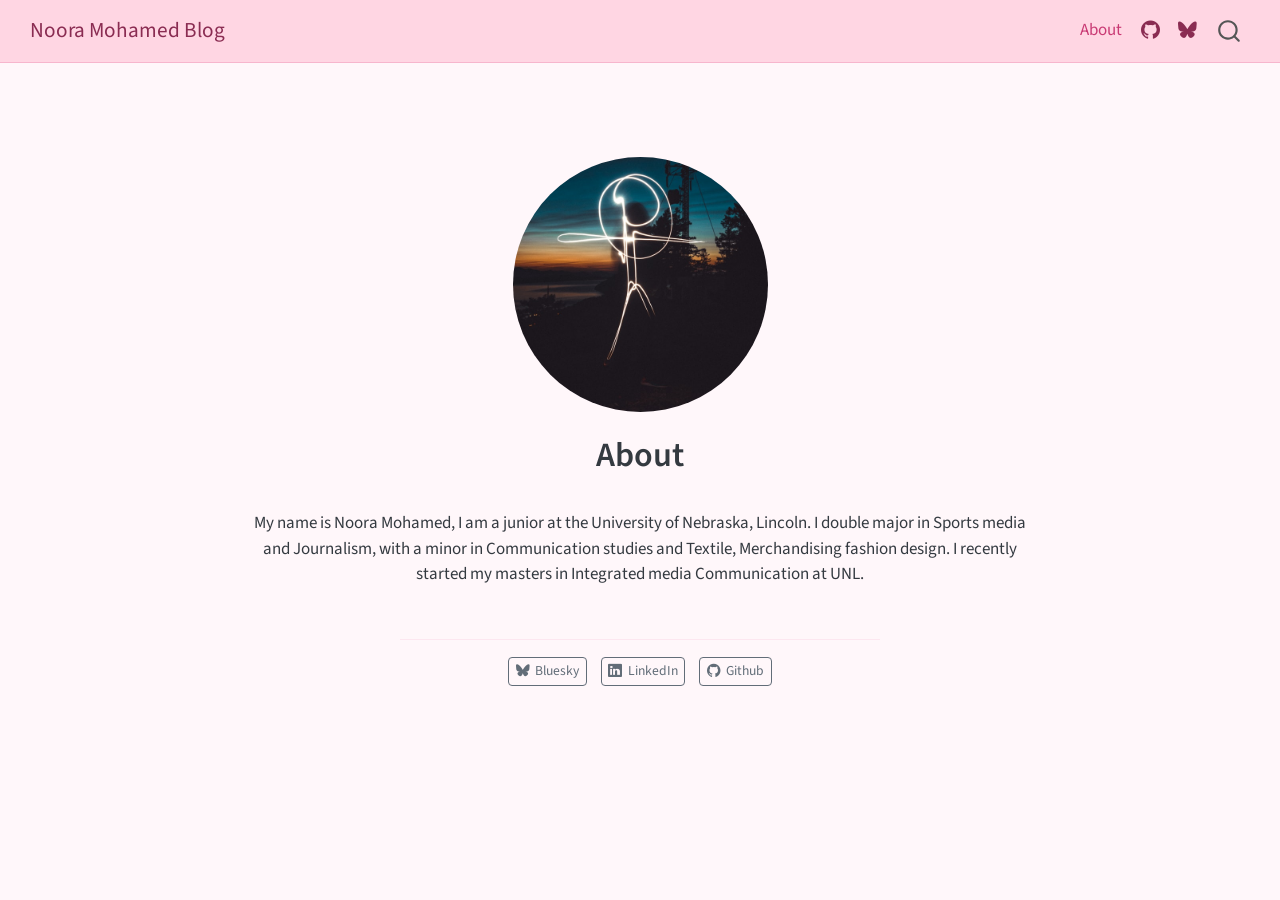
<file: about.html>
<!DOCTYPE html>
<html xmlns="http://www.w3.org/1999/xhtml" lang="en" xml:lang="en"><head>

<meta charset="utf-8">
<meta name="generator" content="quarto-1.9.37">

<meta name="viewport" content="width=device-width, initial-scale=1.0, user-scalable=yes">


<title>About – Noora Mohamed Blog</title>
<style>
/* Default styles provided by pandoc.
** See https://pandoc.org/MANUAL.html#variables-for-html for config info.
*/
code{white-space: pre-wrap;}
span.smallcaps{font-variant: small-caps;}
div.columns{display: flex; gap: min(4vw, 1.5em);}
div.column{flex: auto; overflow-x: auto;}
div.hanging-indent{margin-left: 1.5em; text-indent: -1.5em;}
ul.task-list{list-style: none;}
ul.task-list li input[type="checkbox"] {
  width: 0.8em;
  margin: 0 0.8em 0.2em -1em; /* quarto-specific, see https://github.com/quarto-dev/quarto-cli/issues/4556 */ 
  vertical-align: middle;
}
</style>


<script src="site_libs/quarto-nav/quarto-nav.js"></script>
<script src="site_libs/quarto-nav/headroom.min.js"></script>
<script src="site_libs/clipboard/clipboard.min.js"></script>
<script src="site_libs/quarto-search/autocomplete.umd.js"></script>
<script src="site_libs/quarto-search/fuse.min.js"></script>
<script src="site_libs/quarto-search/quarto-search.js"></script>
<meta name="quarto:offset" content="./">
<script src="site_libs/quarto-html/quarto.js" type="module"></script>
<script src="site_libs/quarto-html/tabsets/tabsets.js" type="module"></script>
<script src="site_libs/quarto-html/popper.min.js"></script>
<script src="site_libs/quarto-html/tippy.umd.min.js"></script>
<link href="site_libs/quarto-html/tippy.css" rel="stylesheet">
<link href="site_libs/quarto-html/quarto-syntax-highlighting-7f8f88aac4f3542376d5c11b86a4c14d.css" rel="stylesheet" id="quarto-text-highlighting-styles">
<script src="site_libs/bootstrap/bootstrap.min.js"></script>
<link href="site_libs/bootstrap/bootstrap-icons.css" rel="stylesheet">
<link href="site_libs/bootstrap/bootstrap-158031087360bce0ff56dc785ce39e06.min.css" rel="stylesheet" append-hash="true" id="quarto-bootstrap" data-mode="light">
<script id="quarto-search-options" type="application/json">{
  "location": "navbar",
  "copy-button": false,
  "collapse-after": 3,
  "panel-placement": "end",
  "type": "overlay",
  "limit": 50,
  "keyboard-shortcut": [
    "f",
    "/",
    "s"
  ],
  "show-item-context": false,
  "language": {
    "search-no-results-text": "No results",
    "search-matching-documents-text": "matching documents",
    "search-copy-link-title": "Copy link to search",
    "search-hide-matches-text": "Hide additional matches",
    "search-more-match-text": "more match in this document",
    "search-more-matches-text": "more matches in this document",
    "search-clear-button-title": "Clear",
    "search-text-placeholder": "",
    "search-detached-cancel-button-title": "Cancel",
    "search-submit-button-title": "Submit",
    "search-label": "Search"
  }
}</script>


<link rel="stylesheet" href="styles.css">
</head>

<body class="nav-fixed fullcontent quarto-light">

<div id="quarto-search-results"></div>
  <header id="quarto-header" class="headroom fixed-top">
    <nav class="navbar navbar-expand-lg " data-bs-theme="dark">
      <div class="navbar-container container-fluid">
      <div class="navbar-brand-container mx-auto">
    <a class="navbar-brand" href="./index.html">
    <span class="navbar-title">Noora Mohamed Blog</span>
    </a>
  </div>
            <div id="quarto-search" class="" title="Search"></div>
          <button class="navbar-toggler" type="button" data-bs-toggle="collapse" data-bs-target="#navbarCollapse" aria-controls="navbarCollapse" role="menu" aria-expanded="false" aria-label="Toggle navigation" onclick="if (window.quartoToggleHeadroom) { window.quartoToggleHeadroom(); }">
  <span class="navbar-toggler-icon"></span>
</button>
          <div class="collapse navbar-collapse" id="navbarCollapse">
            <ul class="navbar-nav navbar-nav-scroll ms-auto">
  <li class="nav-item">
    <a class="nav-link active" href="./about.html" aria-current="page"> 
<span class="menu-text">About</span></a>
  </li>  
  <li class="nav-item compact">
    <a class="nav-link" href="https://github.com/"> <i class="bi bi-github" role="img">
</i> 
<span class="menu-text"></span></a>
  </li>  
  <li class="nav-item compact">
    <a class="nav-link" href="https://bsky.app/"> <i class="bi bi-bluesky" role="img">
</i> 
<span class="menu-text"></span></a>
  </li>  
</ul>
          </div> <!-- /navcollapse -->
            <div class="quarto-navbar-tools">
</div>
      </div> <!-- /container-fluid -->
    </nav>
</header>
<!-- content -->
<div id="quarto-content" class="quarto-container page-columns page-rows-contents page-layout-article page-navbar">
<!-- sidebar -->
<!-- margin-sidebar -->
    
<!-- main -->
<div class="quarto-about-jolla">
  <img src="profile.jpg" class="about-image
  round " style="height: 15em; width: 15em;">
 <header id="title-block-header" class="quarto-title-block default">
<div class="quarto-title">
<h1 class="title">About</h1>
</div>
<div class="quarto-title-meta">
  </div>
</header><main class="content" id="quarto-document-content">
<p>My name is Noora Mohamed, I am a junior at the University of Nebraska, Lincoln. I double major in Sports media and Journalism, with a minor in Communication studies and Textile, Merchandising fashion design. I recently started my masters in Integrated media Communication at UNL.</p>


</main> 
  <hr class="about-sep">
   <div class="about-links">
  <a href="https://bsky.app/" class="about-link" rel="" target="">
    <i class="bi bi-bluesky"></i>
     <span class="about-link-text">Bluesky</span>
  </a>
  <a href="https://linkedin.com" class="about-link" rel="" target="">
    <i class="bi bi-linkedin"></i>
     <span class="about-link-text">LinkedIn</span>
  </a>
  <a href="https://github.com" class="about-link" rel="" target="">
    <i class="bi bi-github"></i>
     <span class="about-link-text">Github</span>
  </a>
</div>
</div>
 <!-- /main -->
<script id="quarto-html-after-body" type="application/javascript">
  window.document.addEventListener("DOMContentLoaded", function (event) {
    const isCodeAnnotation = (el) => {
      for (const clz of el.classList) {
        if (clz.startsWith('code-annotation-')) {                     
          return true;
        }
      }
      return false;
    }
    const onCopySuccess = function(e) {
      // button target
      const button = e.trigger;
      // don't keep focus
      button.blur();
      // flash "checked"
      button.classList.add('code-copy-button-checked');
      var currentTitle = button.getAttribute("title");
      button.setAttribute("title", "Copied!");
      let tooltip;
      if (window.bootstrap) {
        button.setAttribute("data-bs-toggle", "tooltip");
        button.setAttribute("data-bs-placement", "left");
        button.setAttribute("data-bs-title", "Copied!");
        tooltip = new bootstrap.Tooltip(button, 
          { trigger: "manual", 
            customClass: "code-copy-button-tooltip",
            offset: [0, -8]});
        tooltip.show();    
      }
      setTimeout(function() {
        if (tooltip) {
          tooltip.hide();
          button.removeAttribute("data-bs-title");
          button.removeAttribute("data-bs-toggle");
          button.removeAttribute("data-bs-placement");
        }
        button.setAttribute("title", currentTitle);
        button.classList.remove('code-copy-button-checked');
      }, 1000);
      // clear code selection
      e.clearSelection();
    }
    const getTextToCopy = function(trigger) {
      const outerScaffold = trigger.parentElement.cloneNode(true);
      const codeEl = outerScaffold.querySelector('code');
      for (const childEl of codeEl.children) {
        if (isCodeAnnotation(childEl)) {
          childEl.remove();
        }
      }
      return codeEl.innerText;
    }
    const clipboard = new window.ClipboardJS('.code-copy-button:not([data-in-quarto-modal])', {
      text: getTextToCopy
    });
    clipboard.on('success', onCopySuccess);
    if (window.document.getElementById('quarto-embedded-source-code-modal')) {
      const clipboardModal = new window.ClipboardJS('.code-copy-button[data-in-quarto-modal]', {
        text: getTextToCopy,
        container: window.document.getElementById('quarto-embedded-source-code-modal')
      });
      clipboardModal.on('success', onCopySuccess);
    }
      var localhostRegex = new RegExp(/^(?:http|https):\/\/localhost\:?[0-9]*\//);
      var mailtoRegex = new RegExp(/^mailto:/);
        var filterRegex = new RegExp("https:\/\/your-website-url\.example\.com");
      var isInternal = (href) => {
          return filterRegex.test(href) || localhostRegex.test(href) || mailtoRegex.test(href);
      }
      // Inspect non-navigation links and adorn them if external
     var links = window.document.querySelectorAll('a[href]:not(.nav-link):not(.navbar-brand):not(.toc-action):not(.sidebar-link):not(.sidebar-item-toggle):not(.pagination-link):not(.no-external):not([aria-hidden]):not(.dropdown-item):not(.quarto-navigation-tool):not(.about-link)');
      for (var i=0; i<links.length; i++) {
        const link = links[i];
        if (!isInternal(link.href)) {
          // undo the damage that might have been done by quarto-nav.js in the case of
          // links that we want to consider external
          if (link.dataset.originalHref !== undefined) {
            link.href = link.dataset.originalHref;
          }
        }
      }
    function tippyHover(el, contentFn, onTriggerFn, onUntriggerFn) {
      const config = {
        allowHTML: true,
        maxWidth: 500,
        delay: 100,
        arrow: false,
        appendTo: function(el) {
            return el.parentElement;
        },
        interactive: true,
        interactiveBorder: 10,
        theme: 'quarto',
        placement: 'bottom-start',
      };
      if (contentFn) {
        config.content = contentFn;
      }
      if (onTriggerFn) {
        config.onTrigger = onTriggerFn;
      }
      if (onUntriggerFn) {
        config.onUntrigger = onUntriggerFn;
      }
      window.tippy(el, config); 
    }
    const noterefs = window.document.querySelectorAll('a[role="doc-noteref"]');
    for (var i=0; i<noterefs.length; i++) {
      const ref = noterefs[i];
      tippyHover(ref, function() {
        // use id or data attribute instead here
        let href = ref.getAttribute('data-footnote-href') || ref.getAttribute('href');
        try { href = new URL(href).hash; } catch {}
        const id = href.replace(/^#\/?/, "");
        const note = window.document.getElementById(id);
        if (note) {
          return note.innerHTML;
        } else {
          return "";
        }
      });
    }
    const xrefs = window.document.querySelectorAll('a.quarto-xref');
    const processXRef = (id, note) => {
      // Strip column container classes
      const stripColumnClz = (el) => {
        el.classList.remove("page-full", "page-columns");
        if (el.children) {
          for (const child of el.children) {
            stripColumnClz(child);
          }
        }
      }
      stripColumnClz(note)
      if (id === null || id.startsWith('sec-')) {
        // Special case sections, only their first couple elements
        const container = document.createElement("div");
        if (note.children && note.children.length > 2) {
          container.appendChild(note.children[0].cloneNode(true));
          for (let i = 1; i < note.children.length; i++) {
            const child = note.children[i];
            if (child.tagName === "P" && child.innerText === "") {
              continue;
            } else {
              container.appendChild(child.cloneNode(true));
              break;
            }
          }
          if (window.Quarto?.typesetMath) {
            window.Quarto.typesetMath(container);
          }
          return container.innerHTML
        } else {
          if (window.Quarto?.typesetMath) {
            window.Quarto.typesetMath(note);
          }
          return note.innerHTML;
        }
      } else {
        // Remove any anchor links if they are present
        const anchorLink = note.querySelector('a.anchorjs-link');
        if (anchorLink) {
          anchorLink.remove();
        }
        if (window.Quarto?.typesetMath) {
          window.Quarto.typesetMath(note);
        }
        if (note.classList.contains("callout")) {
          return note.outerHTML;
        } else {
          return note.innerHTML;
        }
      }
    }
    for (var i=0; i<xrefs.length; i++) {
      const xref = xrefs[i];
      tippyHover(xref, undefined, function(instance) {
        instance.disable();
        let url = xref.getAttribute('href');
        let hash = undefined; 
        if (url.startsWith('#')) {
          hash = url;
        } else {
          try { hash = new URL(url).hash; } catch {}
        }
        if (hash) {
          const id = hash.replace(/^#\/?/, "");
          const note = window.document.getElementById(id);
          if (note !== null) {
            try {
              const html = processXRef(id, note.cloneNode(true));
              instance.setContent(html);
            } finally {
              instance.enable();
              instance.show();
            }
          } else {
            // See if we can fetch this
            fetch(url.split('#')[0])
            .then(res => res.text())
            .then(html => {
              const parser = new DOMParser();
              const htmlDoc = parser.parseFromString(html, "text/html");
              const note = htmlDoc.getElementById(id);
              if (note !== null) {
                const html = processXRef(id, note);
                instance.setContent(html);
              } 
            }).finally(() => {
              instance.enable();
              instance.show();
            });
          }
        } else {
          // See if we can fetch a full url (with no hash to target)
          // This is a special case and we should probably do some content thinning / targeting
          fetch(url)
          .then(res => res.text())
          .then(html => {
            const parser = new DOMParser();
            const htmlDoc = parser.parseFromString(html, "text/html");
            const note = htmlDoc.querySelector('main.content');
            if (note !== null) {
              // This should only happen for chapter cross references
              // (since there is no id in the URL)
              // remove the first header
              if (note.children.length > 0 && note.children[0].tagName === "HEADER") {
                note.children[0].remove();
              }
              const html = processXRef(null, note);
              instance.setContent(html);
            } 
          }).finally(() => {
            instance.enable();
            instance.show();
          });
        }
      }, function(instance) {
      });
    }
        let selectedAnnoteEl;
        const selectorForAnnotation = ( cell, annotation) => {
          let cellAttr = 'data-code-cell="' + cell + '"';
          let lineAttr = 'data-code-annotation="' +  annotation + '"';
          const selector = 'span[' + cellAttr + '][' + lineAttr + ']';
          return selector;
        }
        const selectCodeLines = (annoteEl) => {
          const doc = window.document;
          const targetCell = annoteEl.getAttribute("data-target-cell");
          const targetAnnotation = annoteEl.getAttribute("data-target-annotation");
          const annoteSpan = window.document.querySelector(selectorForAnnotation(targetCell, targetAnnotation));
          const lines = annoteSpan.getAttribute("data-code-lines").split(",");
          const lineIds = lines.map((line) => {
            return targetCell + "-" + line;
          })
          let top = null;
          let height = null;
          let parent = null;
          if (lineIds.length > 0) {
              //compute the position of the single el (top and bottom and make a div)
              const el = window.document.getElementById(lineIds[0]);
              top = el.offsetTop;
              height = el.offsetHeight;
              parent = el.parentElement.parentElement;
            if (lineIds.length > 1) {
              const lastEl = window.document.getElementById(lineIds[lineIds.length - 1]);
              const bottom = lastEl.offsetTop + lastEl.offsetHeight;
              height = bottom - top;
            }
            if (top !== null && height !== null && parent !== null) {
              // cook up a div (if necessary) and position it 
              let div = window.document.getElementById("code-annotation-line-highlight");
              if (div === null) {
                div = window.document.createElement("div");
                div.setAttribute("id", "code-annotation-line-highlight");
                div.style.position = 'absolute';
                parent.appendChild(div);
              }
              div.style.top = top - 2 + "px";
              div.style.height = height + 4 + "px";
              div.style.left = 0;
              let gutterDiv = window.document.getElementById("code-annotation-line-highlight-gutter");
              if (gutterDiv === null) {
                gutterDiv = window.document.createElement("div");
                gutterDiv.setAttribute("id", "code-annotation-line-highlight-gutter");
                gutterDiv.style.position = 'absolute';
                const codeCell = window.document.getElementById(targetCell);
                const gutter = codeCell.querySelector('.code-annotation-gutter');
                gutter.appendChild(gutterDiv);
              }
              gutterDiv.style.top = top - 2 + "px";
              gutterDiv.style.height = height + 4 + "px";
            }
            selectedAnnoteEl = annoteEl;
          }
        };
        const unselectCodeLines = () => {
          const elementsIds = ["code-annotation-line-highlight", "code-annotation-line-highlight-gutter"];
          elementsIds.forEach((elId) => {
            const div = window.document.getElementById(elId);
            if (div) {
              div.remove();
            }
          });
          selectedAnnoteEl = undefined;
        };
          // Handle positioning of the toggle
      window.addEventListener(
        "resize",
        throttle(() => {
          elRect = undefined;
          if (selectedAnnoteEl) {
            selectCodeLines(selectedAnnoteEl);
          }
        }, 10)
      );
      function throttle(fn, ms) {
      let throttle = false;
      let timer;
        return (...args) => {
          if(!throttle) { // first call gets through
              fn.apply(this, args);
              throttle = true;
          } else { // all the others get throttled
              if(timer) clearTimeout(timer); // cancel #2
              timer = setTimeout(() => {
                fn.apply(this, args);
                timer = throttle = false;
              }, ms);
          }
        };
      }
        // Attach click handler to the DT
        const annoteDls = window.document.querySelectorAll('dt[data-target-cell]');
        for (const annoteDlNode of annoteDls) {
          annoteDlNode.addEventListener('click', (event) => {
            const clickedEl = event.target;
            if (clickedEl !== selectedAnnoteEl) {
              unselectCodeLines();
              const activeEl = window.document.querySelector('dt[data-target-cell].code-annotation-active');
              if (activeEl) {
                activeEl.classList.remove('code-annotation-active');
              }
              selectCodeLines(clickedEl);
              clickedEl.classList.add('code-annotation-active');
            } else {
              // Unselect the line
              unselectCodeLines();
              clickedEl.classList.remove('code-annotation-active');
            }
          });
        }
    const findCites = (el) => {
      const parentEl = el.parentElement;
      if (parentEl) {
        const cites = parentEl.dataset.cites;
        if (cites) {
          return {
            el,
            cites: cites.split(' ')
          };
        } else {
          return findCites(el.parentElement)
        }
      } else {
        return undefined;
      }
    };
    var bibliorefs = window.document.querySelectorAll('a[role="doc-biblioref"]');
    for (var i=0; i<bibliorefs.length; i++) {
      const ref = bibliorefs[i];
      const citeInfo = findCites(ref);
      if (citeInfo) {
        tippyHover(citeInfo.el, function() {
          var popup = window.document.createElement('div');
          citeInfo.cites.forEach(function(cite) {
            var citeDiv = window.document.createElement('div');
            citeDiv.classList.add('hanging-indent');
            citeDiv.classList.add('csl-entry');
            var biblioDiv = window.document.getElementById('ref-' + cite);
            if (biblioDiv) {
              citeDiv.innerHTML = biblioDiv.innerHTML;
            }
            popup.appendChild(citeDiv);
          });
          return popup.innerHTML;
        });
      }
    }
  });
  </script>
</div> <!-- /content -->




</body></html>
</file>
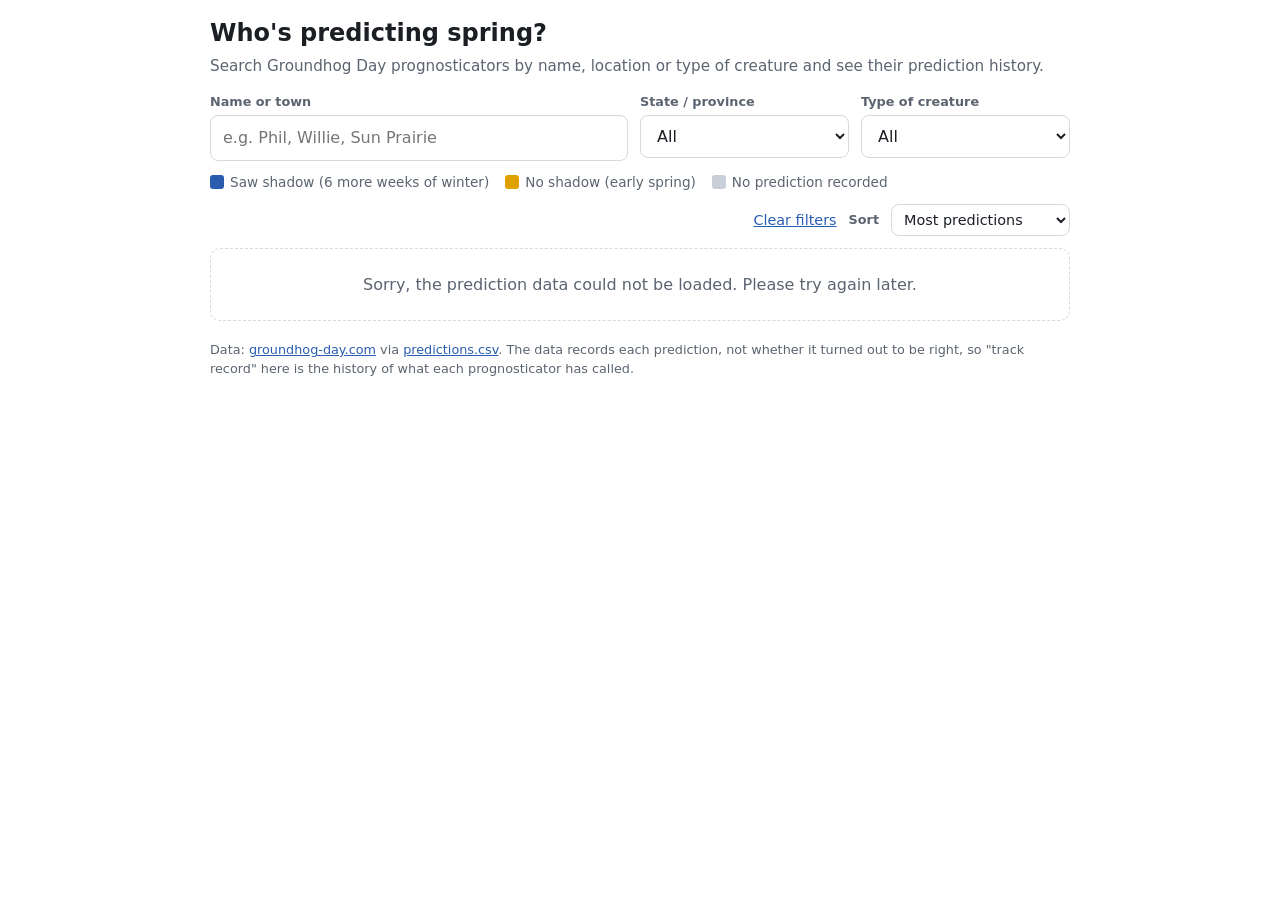
<file: groundhogs.html>
<!doctype html>
<html lang="en">
<head>
<meta charset="utf-8">
<meta name="viewport" content="width=device-width, initial-scale=1">
<title>Groundhog Day Prognosticator Search</title>
<style>
  :root {
    --bg: #ffffff;
    --card: #f6f7f9;
    --text: #1b1f24;
    --muted: #5b6470;
    --border: #d5dae1;
    --accent: #2a5db0;
    --shadow: #2a5db0;      /* shadow seen: six more weeks of winter */
    --noshadow: #e0a100;    /* no shadow: early spring */
    --none: #c9cfd8;        /* no prediction recorded */
    --focus: #1b6ef3;
  }
  @media (prefers-color-scheme: dark) {
    :root {
      --bg: #14171b; --card: #1d2228; --text: #e8ebef; --muted: #9aa3ae;
      --border: #333b45; --accent: #7fa8f0; --shadow: #6c9bef; --noshadow: #f0b832;
      --none: #3b434d; --focus: #8ab4ff;
    }
  }
  * { box-sizing: border-box; }
  body {
    margin: 0; padding: 16px; background: var(--bg); color: var(--text);
    font: 16px/1.45 system-ui, -apple-system, "Segoe UI", Roboto, sans-serif;
  }
  .wrap { max-width: 860px; margin: 0 auto; }
  h1 { font-size: 1.5rem; margin: 0 0 4px; }
  .sub { color: var(--muted); margin: 0 0 16px; font-size: .95rem; }
  .controls {
    display: grid; grid-template-columns: 2fr 1fr 1fr; gap: 12px; margin-bottom: 12px;
  }
  @media (max-width: 640px) { .controls { grid-template-columns: 1fr; } }
  label { display: block; font-size: .8rem; font-weight: 600; margin-bottom: 4px; color: var(--muted); }
  input, select {
    width: 100%; padding: 10px 12px; font: inherit; color: var(--text);
    background: var(--bg); border: 1px solid var(--border); border-radius: 8px;
  }
  input:focus-visible, select:focus-visible, button:focus-visible, a:focus-visible {
    outline: 3px solid var(--focus); outline-offset: 1px;
  }
  .bar { display: flex; flex-wrap: wrap; gap: 8px 16px; align-items: center; justify-content: space-between; margin: 8px 0 12px; font-size: .9rem; }
  .bar .right { display: flex; flex-wrap: wrap; gap: 8px 12px; align-items: center; }
  .bar select { width: auto; padding: 6px 8px; }
  button.link { background: none; border: 0; color: var(--accent); font: inherit; cursor: pointer; text-decoration: underline; padding: 0; }
  .legend { display: flex; flex-wrap: wrap; gap: 6px 16px; font-size: .85rem; color: var(--muted); margin-bottom: 12px; }
  .legend span { display: inline-flex; align-items: center; gap: 6px; }
  .sw { width: 14px; height: 14px; border-radius: 3px; display: inline-block; }
  .sw.s { background: var(--shadow); } .sw.n { background: var(--noshadow); } .sw.x { background: var(--none); }
  ul.results { list-style: none; margin: 0; padding: 0; display: grid; gap: 12px; }
  li.card { background: var(--card); border: 1px solid var(--border); border-radius: 10px; padding: 14px 16px; }
  .head { display: flex; flex-wrap: wrap; gap: 4px 12px; align-items: baseline; justify-content: space-between; }
  .name { font-size: 1.1rem; font-weight: 700; margin: 0; }
  .name a { color: inherit; }
  .where { color: var(--muted); font-size: .9rem; }
  .tags { margin: 6px 0 10px; display: flex; flex-wrap: wrap; gap: 6px; }
  .tag { font-size: .75rem; padding: 2px 8px; border-radius: 999px; border: 1px solid var(--border); color: var(--muted); }
  .tag.off { border-style: dashed; }
  .record { font-size: .92rem; margin-bottom: 8px; }
  .record b { font-variant-numeric: tabular-nums; }
  .strip { display: flex; flex-wrap: wrap; gap: 3px; }
  .cell { width: 14px; height: 14px; border-radius: 3px; background: var(--none); }
  .cell.s { background: var(--shadow); } .cell.n { background: var(--noshadow); }
  .yrs { display: flex; justify-content: space-between; font-size: .75rem; color: var(--muted); margin-top: 4px; }
  .latest { font-size: .85rem; color: var(--muted); margin-top: 6px; }
  .desc { font-size: .85rem; color: var(--muted); margin: 8px 0 0; }
  .empty, .status { padding: 24px; text-align: center; color: var(--muted); border: 1px dashed var(--border); border-radius: 10px; }
  .more { display: block; margin: 16px auto 0; padding: 10px 20px; font: inherit; border: 1px solid var(--border); background: var(--card); color: var(--text); border-radius: 8px; cursor: pointer; }
  .note { font-size: .8rem; color: var(--muted); margin-top: 20px; }
  .note a { color: var(--accent); }
</style>
</head>
<body>
<div class="wrap">
  <h1>Who's predicting spring?</h1>
  <p class="sub">Search Groundhog Day prognosticators by name, location or type of creature and see their prediction history.</p>

  <div class="controls">
    <div>
      <label for="q">Name or town</label>
      <input id="q" type="search" placeholder="e.g. Phil, Willie, Sun Prairie" autocomplete="off">
    </div>
    <div>
      <label for="region">State / province</label>
      <select id="region"><option value="">All</option></select>
    </div>
    <div>
      <label for="type">Type of creature</label>
      <select id="type"><option value="">All</option></select>
    </div>
  </div>

  <div class="legend" aria-hidden="true">
    <span><i class="sw s"></i>Saw shadow (6 more weeks of winter)</span>
    <span><i class="sw n"></i>No shadow (early spring)</span>
    <span><i class="sw x"></i>No prediction recorded</span>
  </div>

  <div class="bar">
    <div id="count" aria-live="polite"></div>
    <div class="right">
      <button class="link" id="reset" type="button">Clear filters</button>
      <label for="sort" style="margin:0">Sort</label>
      <select id="sort">
        <option value="count">Most predictions</option>
        <option value="name">Name (A–Z)</option>
        <option value="shadow">Most shadows seen</option>
      </select>
    </div>
  </div>

  <div id="out"><div class="status">Loading predictions…</div></div>

  <p class="note">Data: <a href="https://groundhog-day.com" target="_blank" rel="noopener">groundhog-day.com</a> via
    <a href="https://the-art-of-data-journalism.github.io/tutorial-data/groundhogs/predictions.csv" target="_blank" rel="noopener">predictions.csv</a>.
    The data records each prediction, not whether it turned out to be right, so "track record" here is the history of what each prognosticator has called.</p>
</div>

<script>
(function () {
  var CSV_URL = "https://the-art-of-data-journalism.github.io/tutorial-data/groundhogs/predictions.csv";
  var PAGE = 20;
  var $ = function (id) { return document.getElementById(id); };
  var predictors = [], shown = PAGE, maxYear = 0;

  function parseCSV(text) {
    var rows = [], row = [], f = "", q = false, i = 0, c;
    if (text.charCodeAt(0) === 0xFEFF) i = 1;
    for (; i < text.length; i++) {
      c = text[i];
      if (q) {
        if (c === '"') { if (text[i + 1] === '"') { f += '"'; i++; } else q = false; }
        else f += c;
      } else if (c === '"') q = true;
      else if (c === ",") { row.push(f); f = ""; }
      else if (c === "\n" || c === "\r") {
        if (c === "\r" && text[i + 1] === "\n") i++;
        row.push(f); f = ""; rows.push(row); row = [];
      } else f += c;
    }
    if (f !== "" || row.length) { row.push(f); rows.push(row); }
    var head = rows.shift();
    return rows.filter(function (r) { return r.length === head.length; }).map(function (r) {
      var o = {}; head.forEach(function (h, j) { o[h] = r[j]; }); return o;
    });
  }

  function build(rows) {
    var by = {};
    rows.forEach(function (r) {
      var p = by[r.id] || (by[r.id] = {
        id: r.id, name: r.name, city: r.city, region: r.region, country: r.country,
        type: r.type, active: r.active === "1", description: r.description,
        source: r.source, preds: {}, first: 9999, last: 0
      });
      var y = +r.year;
      p.preds[y] = { shadow: r.shadow === "NA" ? null : +r.shadow, details: r.details };
      if (y < p.first) p.first = y;
      if (y > p.last) p.last = y;
      if (y > maxYear) maxYear = y;
    });
    return Object.keys(by).map(function (k) {
      var p = by[k], s = 0, n = 0;
      for (var y = p.first; y <= p.last; y++) {
        var d = p.preds[y];
        if (d && d.shadow === 1) s++; else if (d && d.shadow === 0) n++;
      }
      p.s = s; p.n = n; p.rec = s + n;
      p.search = (p.name + " " + p.city + " " + p.region).toLowerCase();
      return p;
    });
  }

  function fillSelect(sel, values) {
    values.forEach(function (v) {
      var o = document.createElement("option"); o.value = v; o.textContent = v; sel.appendChild(o);
    });
  }
  function counts(key) {
    var m = {}; predictors.forEach(function (p) { m[p[key]] = (m[p[key]] || 0) + 1; });
    return Object.keys(m).sort(function (a, b) { return m[b] - m[a] || a.localeCompare(b); });
  }

  function esc(s) {
    return String(s).replace(/[&<>"]/g, function (c) { return {"&":"&amp;","<":"&lt;",">":"&gt;",'"':"&quot;"}[c]; });
  }
  function label(d) {
    return d == null || d.shadow == null ? "no prediction recorded" : d.shadow ? "saw shadow, 6 more weeks of winter" : "no shadow, early spring";
  }

  function card(p) {
    var cells = "", y, d;
    for (y = p.first; y <= maxYear; y++) {
      d = p.preds[y];
      cells += '<i class="cell ' + (d && d.shadow === 1 ? "s" : d && d.shadow === 0 ? "n" : "") +
        '" title="' + y + ": " + esc(label(d)) + '"></i>';
    }
    var pct = p.rec ? Math.round(100 * p.s / p.rec) : 0;
    var record = p.rec
      ? "<b>" + p.s + "</b> of <b>" + p.rec + "</b> predictions saw a shadow (" + pct + "%); <b>" + p.n + "</b> called early spring."
      : "No shadow or early-spring calls recorded.";
    var missing = (maxYear - p.first + 1) - p.rec;
    var latest = p.preds[maxYear];
    var latestTxt = latest ? maxYear + ": " + label(latest) : (p.active ? maxYear + ": no prediction recorded" : "Last prediction: " + p.last);
    var where = [p.city, p.region].filter(Boolean).join(", ") + (p.country ? " (" + p.country + ")" : "");
    var nameHtml = p.source && /^https?:/.test(p.source)
      ? '<a href="' + esc(p.source) + '" target="_blank" rel="noopener">' + esc(p.name) + "</a>" : esc(p.name);
    var aria = p.name + ": " + p.s + " shadow, " + p.n + " no shadow, " + (missing > 0 ? missing + " years with no record, " : "") + "from " + p.first + " to " + maxYear;
    return '<li class="card"><div class="head"><h2 class="name">' + nameHtml + '</h2><span class="where">' + esc(where) + "</span></div>" +
      '<div class="tags"><span class="tag">' + esc(p.type) + '</span><span class="tag' + (p.active ? "" : " off") + '">' + (p.active ? "Active" : "Inactive") + "</span></div>" +
      '<div class="record">' + record + "</div>" +
      '<div class="strip" role="img" aria-label="' + esc(aria) + '">' + cells + "</div>" +
      '<div class="yrs"><span>' + p.first + "</span><span>" + maxYear + "</span></div>" +
      '<div class="latest">' + esc(latestTxt) + (missing > 0 && p.rec ? " · " + missing + " year" + (missing > 1 ? "s" : "") + " with no record" : "") + "</div>" +
      (p.description ? '<p class="desc">' + esc(p.description) + "</p>" : "") + "</li>";
  }

  function render() {
    var q = $("q").value.trim().toLowerCase(), reg = $("region").value, typ = $("type").value, sort = $("sort").value;
    var list = predictors.filter(function (p) {
      return (!q || p.search.indexOf(q) > -1) && (!reg || p.region === reg) && (!typ || p.type === typ);
    });
    list.sort(function (a, b) {
      if (sort === "name") return a.name.localeCompare(b.name);
      if (sort === "shadow") return b.s - a.s || a.name.localeCompare(b.name);
      return b.rec - a.rec || a.name.localeCompare(b.name);
    });
    $("count").textContent = "Showing " + Math.min(shown, list.length) + " of " + list.length + " prognosticators";
    if (!list.length) {
      $("out").innerHTML = '<div class="empty">No prognosticators match. Try a different name or clear the filters.</div>';
    } else {
      $("out").innerHTML = '<ul class="results">' + list.slice(0, shown).map(card).join("") + "</ul>" +
        (list.length > shown ? '<button class="more" id="more" type="button">Show more</button>' : "");
      var m = $("more");
      if (m) m.onclick = function () { shown += PAGE; render(); };
    }
    postHeight();
  }

  function postHeight() {
    if (window.parent === window) return;
    var h = document.documentElement.scrollHeight;
    window.parent.postMessage({ type: "resize", height: h, source: "groundhog-search" }, "*");
  }
  window.addEventListener("resize", postHeight);

  function reshow() { shown = PAGE; render(); }
  ["q", "region", "type", "sort"].forEach(function (id) {
    $(id).addEventListener(id === "q" ? "input" : "change", reshow);
  });
  $("reset").onclick = function () { $("q").value = ""; $("region").value = ""; $("type").value = ""; reshow(); };

  fetch(CSV_URL).then(function (r) {
    if (!r.ok) throw new Error(r.status);
    return r.text();
  }).then(function (t) {
    predictors = build(parseCSV(t));
    fillSelect($("region"), counts("region").sort());
    fillSelect($("type"), counts("type"));
    render();
  }).catch(function () {
    $("out").innerHTML = '<div class="status">Sorry, the prediction data could not be loaded. Please try again later.</div>';
    postHeight();
  });
})();
</script>
</body>
</html>
</file>
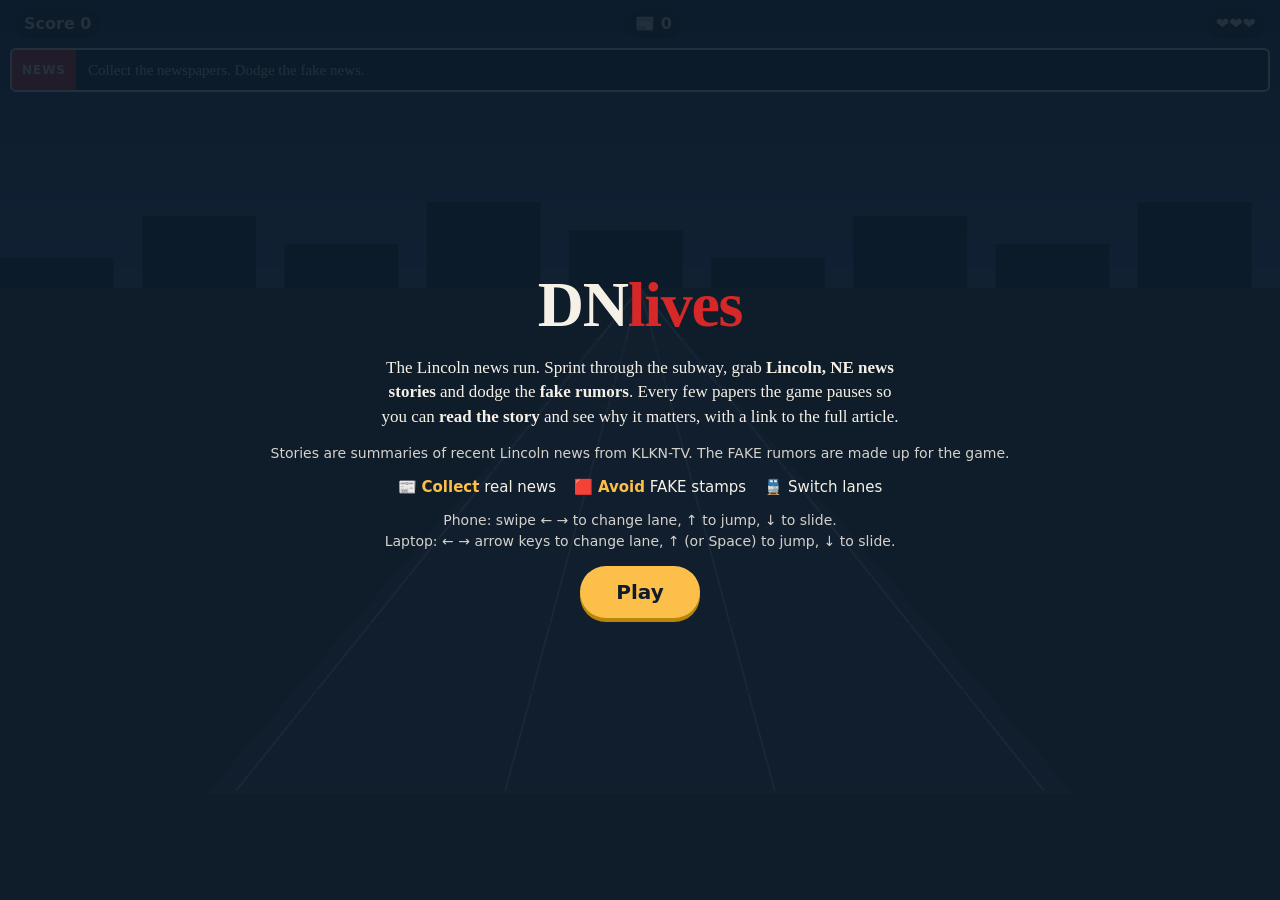
<file: DNlives/stories.html>
<!DOCTYPE html>
<html lang="en">
<head>
<meta charset="utf-8">
<meta name="viewport" content="width=device-width, initial-scale=1, maximum-scale=1, user-scalable=no">
<title>DNlives – Lincoln News Run</title>
<style>
  :root { --ink:#0d1b2a; --paper:#f6f1e7; --red:#d62828; --gold:#fcbf49; --blue:#2a6fdb; }
  * { box-sizing: border-box; }
  html, body { margin:0; height:100%; background:var(--ink); overflow:hidden;
    font-family: Georgia, "Times New Roman", serif; color:var(--paper);
    -webkit-user-select:none; user-select:none; touch-action:none; overscroll-behavior:none; }
  #game { position:fixed; inset:0; width:100%; height:100%; display:block; }

  #hud { position:fixed; top:0; left:0; right:0; pointer-events:none; }
  #stats { display:flex; justify-content:space-between; align-items:center; padding:10px 14px;
    font:700 16px/1 system-ui, sans-serif; text-shadow:0 1px 3px #000a; }
  #stats span { background:#0d1b2acc; padding:6px 10px; border-radius:20px; }
  #ticker { margin:0 10px; display:flex; align-items:stretch; background:#0d1b2af0; border:2px solid var(--paper);
    border-radius:6px; overflow:hidden; min-height:44px; transition:background .2s; }
  #ticker.bad { background:#5a0f0ff0; }
  #tag { background:var(--red); color:#fff; font:800 12px/1 system-ui, sans-serif; letter-spacing:.08em;
    padding:0 10px; display:flex; align-items:center; text-transform:uppercase; white-space:nowrap; }
  #tag.bad { background:#000; }
  #headline { padding:8px 12px; font-size:15px; line-height:1.25; display:flex; align-items:center; }
  #ticker.pop { animation: pop .35s ease-out; }
  @keyframes pop { from { transform:scale(.92); } to { transform:scale(1); } }

  .screen { position:fixed; inset:0; display:flex; flex-direction:column; align-items:center; justify-content:center;
    text-align:center; padding:20px; background:#0d1b2ae6; gap:14px; overflow:auto; touch-action:auto; z-index:10; }
  .screen.hidden { display:none; }
  h1 { margin:0; font-size:clamp(34px,8vw,64px); letter-spacing:-.02em; }
  h1 em { color:var(--red); font-style:normal; }
  p { margin:0; max-width:520px; line-height:1.45; font-size:17px; }
  .keys { font:14px/1.5 system-ui, sans-serif; opacity:.85; }
  button { font:800 20px system-ui, sans-serif; background:var(--gold); color:var(--ink); border:0; border-radius:40px;
    padding:14px 36px; cursor:pointer; box-shadow:0 4px 0 #b8860b; }
  button:active { transform:translateY(2px); box-shadow:0 2px 0 #b8860b; }
  .legend { display:flex; gap:18px; flex-wrap:wrap; justify-content:center; font:15px system-ui, sans-serif; }
  .legend b { color:var(--gold); }
  #readBtn.hidden { display:none; }
  #collected, #listBox { max-width:560px; width:100%; text-align:left; font-size:15px; line-height:1.35; max-height:34vh; overflow:auto;
    background:#ffffff12; border-radius:10px; padding:10px 14px; touch-action:pan-y; }
  #collected > div { padding:5px 0; border-bottom:1px solid #ffffff22; }
  #collected small, #listBox small { display:block; color:var(--gold); font:700 11px system-ui, sans-serif; letter-spacing:.08em; text-transform:uppercase; }
  #big { font:800 44px system-ui, sans-serif; color:var(--gold); }

  #readBtn { position:fixed; right:12px; bottom:14px; font-size:15px; padding:10px 18px; z-index:5; }
  .card { background:var(--paper); color:var(--ink); max-width:560px; width:100%; border-radius:12px; padding:20px 22px;
    text-align:left; box-shadow:0 10px 40px #000a; }
  .card .chip { display:inline-block; background:var(--red); color:#fff; font:800 11px system-ui, sans-serif;
    letter-spacing:.1em; text-transform:uppercase; padding:4px 8px; border-radius:4px; }
  .card h2 { margin:10px 0 10px; font-size:clamp(22px,5vw,28px); line-height:1.15; }
  .card .body { font-size:18px; line-height:1.55; margin:0 0 12px; max-width:none; }
  .card .why { background:#0d1b2a10; border-left:4px solid var(--blue); padding:8px 12px; font-size:16px; line-height:1.4; margin-bottom:14px; }
  .card .why b { color:var(--blue); font:800 12px system-ui, sans-serif; letter-spacing:.08em; text-transform:uppercase; display:block; }
  .fb { font:700 15px system-ui, sans-serif; min-height:20px; margin-bottom:6px; }
  details { border-bottom:1px solid #ffffff22; padding:6px 0; }
  summary { cursor:pointer; font-weight:700; line-height:1.35; }
  summary small { display:inline; margin-right:6px; }
  details p { font-size:15px; margin:8px 0 4px; max-width:none; }
  .card a { color:var(--blue); font:700 15px system-ui, sans-serif; }
  details .why2 { color:var(--gold); font-size:14px; }
  #collected details small { display:inline; }
</style>
</head>
<body>
<canvas id="game"></canvas>

<div id="hud">
  <div id="stats"><span id="score">Score 0</span><span id="newsCount">📰 0</span><span id="lives">❤❤❤</span></div>
  <div id="ticker"><div id="tag">News</div><div id="headline">Collect the newspapers. Dodge the fake news.</div></div>
</div>

<button id="readBtn" class="hidden">📖 Reading list</button>

<div id="story" class="screen hidden">
  <div class="card">
    <span class="chip" id="sCat"></span>
    <h2 id="sHead"></h2>
    <p class="body" id="sBody"></p>
    <div class="why"><b>Why it matters</b><span id="sWhy"></span></div>
    <p class="body"><a id="sLink" href="#" target="_blank" rel="noopener">Read the full article on klkntv.com →</a></p>
    <button id="sGo" style="width:100%">Keep running</button>
  </div>
</div>

<div id="list" class="screen hidden">
  <h1>Reading <em>list</em></h1>
  <p>Tap a headline to read the story.</p>
  <div id="listBox" class="collectedBox"></div>
  <button id="listGo">Keep running</button>
</div>

<div id="start" class="screen">
  <h1>DN<em>lives</em></h1>
  <p>The Lincoln news run. Sprint through the subway, grab <b>Lincoln, NE news stories</b> and dodge the <b>fake rumors</b>. Every few papers the game pauses so you can <b>read the story</b> and see why it matters, with a link to the full article.</p>
  <div class="keys">Stories are summaries of recent Lincoln news from KLKN-TV. The FAKE rumors are made up for the game.</div>
  <div class="legend">
    <span>📰 <b>Collect</b> real news</span>
    <span>🟥 <b>Avoid</b> FAKE stamps</span>
    <span>🚆 Switch lanes</span>
  </div>
  <div class="keys">
    Phone: swipe ← → to change lane, ↑ to jump, ↓ to slide.<br>
    Laptop: ← → arrow keys to change lane, ↑ (or Space) to jump, ↓ to slide.
  </div>
  <button id="playBtn">Play</button>
  <div class="keys" id="best"></div>
</div>

<div id="over" class="screen hidden">
  <h1>Edition <em>closed</em></h1>
  <div id="big"></div>
  <p id="summary"></p>
  <div id="collected"></div>
  <button id="againBtn">Run again</button>
</div>

<script>
/* ---------- EDIT THE NEWS HERE ----------
   REAL: Lincoln, NE stories from KLKN-TV (summarized in our own words, with a link to the original).
   FAKE: made-up rumors players must dodge. */
const REAL = [
  {cat:"Environment", head:"Cans for cash: aluminum recycling payments return to the Haymarket",
   story:"Uribe Refuse Services has bought a recycling plant near 4th and J streets in Lincoln's Haymarket, and its RecycleLink program is paying people for aluminum cans again. Staff say customers were upset when the payments stopped. The plant manager says few places in that part of town take cans, and some residents can't afford curbside recycling service.",
   why:"Paying for cans gives people a reason to recycle instead of throw cans away, and it helps neighbors with fewer options.",
   url:"https://www.klkntv.com/cans-for-cash-uribe-refuse-revives-payments-for-aluminum-cans-at-haymarket-recycling-center/"},
  {cat:"Health", head:"Lincoln groups get nearly $1.7 million from the Community Health Endowment",
   story:"The Community Health Endowment of Lincoln approved grants totaling $1,683,762 for Lincoln organizations. Its trustees also announced that another $624,000 will be available for grants in spring 2027.",
   why:"Grants like these pay for local health programs, so they affect services many Lincoln residents rely on.",
   url:"https://www.klkntv.com/lincoln-organizations-awarded-nearly-1-7-million-from-community-health-endowment/"},
  {cat:"Schools", head:"LPS and LPD share new data on school resource officers",
   story:"Lincoln Public Schools and the Lincoln Police Department presented data they collected together on the kinds of incidents school resource officers (SROs) respond to most. A district official says the data shows students feel safer with SROs around and feel listened to when an officer responds to their call.",
   why:"Schools and police are using data, not just opinions, to judge whether a safety program is working.",
   url:"https://www.klkntv.com/lps-and-lpd-release-new-data-about-lincolns-school-resource-officers-program/"},
  {cat:"Education", head:"SCC breaks ground on its second Lincoln residence hall",
   story:"Southeast Community College began construction on Arbor Hall, a 175,000-square-foot residence hall on the north side of its Lincoln campus. It will have 230 beds, study spaces, common areas and a dining hall seating 300. School leaders say living on campus helps students feel they belong.",
   why:"More housing on campus changes what community college looks like, giving students a more traditional college experience.",
   url:"https://www.klkntv.com/scc-breaks-ground-on-second-lincoln-residence-hall/"},
  {cat:"Community", head:"Lincoln's veterans parade group helps veterans all year long",
   story:"The nonprofit that organizes Lincoln's annual veterans parade does more than put on an event. Its president, a Marine Corps veteran who has led the group since 2018, says many veterans feel lonely after returning home, so the group supports them throughout the year.",
   why:"Honoring veterans is more than one day a year: many face real challenges after they leave the service.",
   url:"https://www.klkntv.com/lincoln-veterans-day-parade-organizers-work-to-honor-veterans-year-round/"},
  {cat:"Local", head:"Lincoln senior living facility starts building independent-living cottages",
   story:"Cedarhurst Senior Living of Lincoln, which opened in August 2026 with assisted living and memory care, has started building 20 independent-living cottages. Construction is expected to finish in fall 2027.",
   why:"As Lincoln's older population grows, new housing options let people stay in one community as their needs change.",
   url:"https://www.klkntv.com/lincoln-senior-living-facility-begins-construction-to-offer-independent-living/"},
  {cat:"State", head:"Nebraska receives $219.2 million federal grant for rural health care",
   story:"The Nebraska Department of Health and Human Services announced a $219.2 million federal grant for the second year of the Rural Health Transformation Program. The program gives states money and flexibility to bring care closer to home and strengthen rural health systems.",
   why:"Rural communities often live far from hospitals, so funding like this can change how easily people get care.",
   url:"https://www.klkntv.com/nebraska-receives-219-2-million-federal-grant-for-rural-healthcare/"},
];
const FAKE = [
  ["Lincoln to ban all cars downtown starting next week", "Check the source: no city announcement says this."],
  ["Every Lincoln bus ride to be free forever, officials say", "'Officials say' with no names is not a source."],
  ["Giant sinkhole swallows the Haymarket overnight", "Look for photos and reports from several trusted outlets."],
  ["Lincoln schools to start classes at midnight", "Too strange to be true without an official notice."],
  ["Lincoln renamed 'Husker City' by state law", "Verify with a government or major news source first."],
];

/* ---------- setup ---------- */
const cv = document.getElementById('game'), ctx = cv.getContext('2d');
const $ = id => document.getElementById(id);
let W, H, DPR, horizon, groundY, laneW;
function resize() {
  DPR = Math.min(window.devicePixelRatio || 1, 2);
  W = innerWidth; H = innerHeight;
  cv.width = W * DPR; cv.height = H * DPR;
  ctx.setTransform(DPR, 0, 0, DPR, 0, 0);
  horizon = H * 0.32; groundY = H * 0.88; laneW = Math.min(W * 0.28, H * 0.3);
}
addEventListener('resize', resize); resize();

const MAXD = 70, F = 8;
const sc = d => F / (F + Math.max(d, -F * 0.8));
const px = (lane, s) => W / 2 + lane * laneW * s;
const py = s => horizon + (groundY - horizon) * s;

let G = null, state = 'start', last = 0;
let best = 0; try { best = +localStorage.getItem('dnlives-best') || 0; } catch (e) {}
$('best').textContent = best ? 'Best score: ' + best : '';

function newGame() {
  G = { t: 0, dist: 0, speed: 14, score: 0, lives: 3, news: [], objs: [], spawn: 20, lane: 0, targetLane: 0,
        y: 0, vy: 0, slide: 0, inv: 0, flash: 0, unread: 0, bag: shuffle(REAL.slice()), fbag: shuffle(FAKE.slice()) };
  updateHud();
  say('News', 'Run! Grab the newspapers.', false);
}
function shuffle(a) { for (let i = a.length - 1; i > 0; i--) { const j = Math.random() * (i + 1) | 0; [a[i], a[j]] = [a[j], a[i]]; } return a; }
const rnd = (a, b) => a + Math.random() * (b - a);
const pick = a => a[Math.random() * a.length | 0];
function nextReal() { if (!G.bag.length) G.bag = shuffle(REAL.slice()); return G.bag.pop(); }
function nextFake() { if (!G.fbag.length) G.fbag = shuffle(FAKE.slice()); return G.fbag.pop(); }

/* ---------- HUD ---------- */
function say(tag, text, bad) {
  $('tag').textContent = tag; $('headline').textContent = text;
  $('tag').className = bad ? 'bad' : ''; $('ticker').className = bad ? 'bad' : '';
  const t = $('ticker'); t.classList.remove('pop'); void t.offsetWidth; t.classList.add('pop');
}
function updateHud() {
  $('score').textContent = 'Score ' + Math.floor(G.score);
  $('newsCount').textContent = '📰 ' + G.news.length;
  $('lives').textContent = '❤'.repeat(Math.max(G.lives, 0)) + '🖤'.repeat(3 - Math.max(G.lives, 0));
}

/* ---------- spawning ---------- */
function spawnRow() {
  const lanes = shuffle([-1, 0, 1]);
  const r = Math.random();
  if (r < 0.3) {                       // line of news
    const l = lanes[0];
    for (let i = 0; i < 4; i++) G.objs.push({ type: 'news', lane: l, d: MAXD + i * 2.2, h: 0.5 });
  } else {
    const type = pick(['barrier', 'barrier', 'overhead', 'train']);
    const n = Math.random() < 0.4 ? 2 : 1;
    const len = type === 'train' ? rnd(6, 12) : 0.8;
    for (let i = 0; i < n; i++) G.objs.push({ type, lane: lanes[i], d: MAXD, len });
    const free = lanes[n];
    const q = Math.random();
    if (q < 0.55) {                    // news in the free lane
      for (let i = 0; i < 3; i++) G.objs.push({ type: 'news', lane: free, d: MAXD + i * 2.2, h: 0.5 });
    } else if (q < 0.8) {              // fake news bait
      const f = nextFake();
      G.objs.push({ type: 'fake', lane: free, d: MAXD + 1, h: 0.5, f });
    }
    if (type === 'barrier' && Math.random() < 0.5) // news hovering above a barrier
      G.objs.push({ type: 'news', lane: lanes[0], d: MAXD - 0.2, h: 1.5 });
  }
}

/* ---------- input ---------- */
function move(dir) { if (state !== 'play') return; G.targetLane = Math.max(-1, Math.min(1, G.targetLane + dir)); }
function jump() { if (state === 'play' && G.y <= 0.01) { G.vy = 7.2; G.slide = 0; } }
function slide() { if (state !== 'play') return; G.slide = 0.65; if (G.y > 0) G.vy = -14; }
addEventListener('keydown', e => {
  const k = e.key.toLowerCase();
  if (['arrowleft'].includes(k)) move(-1);
  else if (['arrowright'].includes(k)) move(1);
  else if (['arrowup', ' '].includes(k)) jump();
  else if (['arrowdown'].includes(k)) slide();
  else if (k === 'enter' && state !== 'play') start();
  if ([' ', 'arrowup', 'arrowdown'].includes(k)) e.preventDefault();
});
let t0 = null;
addEventListener('touchstart', e => { if (e.target.closest('button')) return; const t = e.changedTouches[0]; t0 = { x: t.clientX, y: t.clientY }; }, { passive: true });
addEventListener('touchmove', e => { if (state === 'play') e.preventDefault(); }, { passive: false });
addEventListener('touchend', e => {
  if (!t0 || state !== 'play') return;
  const t = e.changedTouches[0], dx = t.clientX - t0.x, dy = t.clientY - t0.y; t0 = null;
  if (Math.max(Math.abs(dx), Math.abs(dy)) < 24) { jump(); return; }   // tap = jump
  if (Math.abs(dx) > Math.abs(dy)) move(dx > 0 ? 1 : -1); else if (dy < 0) jump(); else slide();
});

/* ---------- update ---------- */
function update(dt) {
  G.t += dt; G.speed = Math.min(14 + G.t * 0.25, 30);
  const adv = G.speed * dt; G.dist += adv; G.score += adv * 0.5;
  G.lane += (G.targetLane - G.lane) * Math.min(1, dt * 14);
  if (G.y > 0 || G.vy > 0) { G.vy -= 20 * dt; G.y += G.vy * dt; if (G.y <= 0) { G.y = 0; G.vy = 0; } }
  if (G.slide > 0) G.slide -= dt;
  if (G.inv > 0) G.inv -= dt;
  G.spawn -= adv; if (G.spawn <= 0) { spawnRow(); G.spawn += rnd(9, 14) - Math.min(G.t * 0.05, 3); }

  for (const o of G.objs) o.d -= adv;
  for (const o of G.objs) {
    if (o.dead || Math.abs(o.lane - G.lane) > 0.55) continue;
    const front = o.d, back = o.d + (o.len || 0);
    if (front > 0.5 || back < -0.5) continue;
    if (o.type === 'news') { o.dead = true; collect(o); }
    else if (o.type === 'fake') { o.dead = true; hitFake(o); }
    else if (G.inv <= 0) {
      let hit = false;
      if (o.type === 'train') hit = true;
      else if (o.type === 'barrier') hit = G.y < 0.55;
      else if (o.type === 'overhead') hit = G.slide <= 0;
      if (hit) { o.dead = true; crash(o.type === 'train' ? 'Ouch! Trains don’t stop for deadlines.' : 'Crash! Mind the obstacles.'); }
    }
  }
  G.objs = G.objs.filter(o => !o.dead && o.d + (o.len || 0) > -3);
  updateHud();
}
function collect(o) {
  const n = nextReal();
  G.news.push(n); G.score += 50; G.unread++;
  say(n.cat + ' • NEW', n.head, false);
  if (G.unread >= 3) { G.unread = 0; openStory(n); }
}
function hitFake(o) {
  say('FAKE NEWS ✗', '“' + o.f[0] + '” – ' + o.f[1], true);
  G.score = Math.max(0, G.score - 30); loseLife();
}
function crash(msg) { say('Crash', msg, true); loseLife(); }
function loseLife() {
  G.lives--; G.inv = 1.6; G.flash = 0.35;
  if (navigator.vibrate) try { navigator.vibrate(80); } catch (e) {}
  if (G.lives <= 0) gameOver();
}

/* ---------- drawing ---------- */
function draw() {
  const g = ctx.createLinearGradient(0, 0, 0, horizon);
  g.addColorStop(0, '#13294b'); g.addColorStop(1, '#3b5b8c');
  ctx.fillStyle = g; ctx.fillRect(0, 0, W, horizon + 2);
  // skyline
  const off = G ? G.dist * 4 : 0;
  ctx.fillStyle = '#0d1b2a';
  for (let i = -1; i < 14; i++) {
    const bw = W / 9, x = i * bw - (off % bw), h = 30 + ((i * 53 + Math.floor(off / bw) * 53) % 5 + 5) % 5 * 14;
    ctx.fillRect(x, horizon - h, bw * 0.8, h + 2);
  }
  // ground
  ctx.fillStyle = '#2b2f3a'; ctx.fillRect(0, horizon, W, H - horizon);
  ctx.fillStyle = '#3a3f4d';
  ctx.beginPath(); ctx.moveTo(px(-1.6, 0), py(0)); ctx.lineTo(px(1.6, 0), py(0));
  ctx.lineTo(px(1.6, 1), groundY); ctx.lineTo(px(-1.6, 1), groundY); ctx.fill();
  // rails + sleepers
  ctx.strokeStyle = '#8a90a3'; ctx.lineWidth = 2;
  for (const l of [-1.5, -0.5, 0.5, 1.5]) { ctx.beginPath(); ctx.moveTo(px(l, 0), py(0)); ctx.lineTo(px(l, 1), groundY); ctx.stroke(); }
  const d0 = G ? (G.dist % 2) : 0;
  for (let d = -d0; d < MAXD; d += 2) {
    const s = sc(d); if (d < 0) continue;
    ctx.lineWidth = Math.max(1, 3 * s); ctx.strokeStyle = '#4a4f5e';
    ctx.beginPath(); ctx.moveTo(px(-1.6, s), py(s)); ctx.lineTo(px(1.6, s), py(s)); ctx.stroke();
  }
  if (!G) return;
  const objs = G.objs.slice().sort((a, b) => b.d - a.d);
  for (const o of objs) drawObj(o);
  drawPlayer();
  if (G.flash > 0) { ctx.fillStyle = 'rgba(214,40,40,' + (G.flash * 1.5) + ')'; ctx.fillRect(0, 0, W, H); G.flash -= 0.016; }
}
function drawObj(o) {
  if (o.d > MAXD) return;
  const s = sc(o.d), x = px(o.lane, s), y = py(s), u = laneW * s;
  ctx.globalAlpha = o.d > MAXD - 8 ? Math.max(0, (MAXD - o.d) / 8) : 1;
  if (o.type === 'barrier') {
    ctx.fillStyle = '#f2c14e'; ctx.fillRect(x - u * 0.4, y - u * 0.5, u * 0.8, u * 0.5);
    ctx.fillStyle = '#222';
    for (let i = 0; i < 4; i++) ctx.fillRect(x - u * 0.4 + i * u * 0.2, y - u * 0.5, u * 0.1, u * 0.5);
  } else if (o.type === 'overhead') {
    ctx.fillStyle = '#777'; ctx.fillRect(x - u * 0.42, y - u * 1.5, u * 0.07, u * 1.5); ctx.fillRect(x + u * 0.35, y - u * 1.5, u * 0.07, u * 1.5);
    ctx.fillStyle = '#d62828'; ctx.fillRect(x - u * 0.45, y - u * 1.5, u * 0.9, u * 0.8);
    ctx.fillStyle = '#fff'; ctx.font = '800 ' + (u * 0.22) + 'px system-ui'; ctx.textAlign = 'center'; ctx.fillText('DUCK', x, y - u * 0.95);
  } else if (o.type === 'train') {
    const sb = sc(o.d + o.len), xb = px(o.lane, sb), yb = py(sb), ub = laneW * sb, h = 2.3;
    ctx.fillStyle = '#5c6f91';
    ctx.beginPath(); ctx.moveTo(x - u * 0.45, y - u * h); ctx.lineTo(x + u * 0.45, y - u * h);
    ctx.lineTo(xb + ub * 0.45, yb - ub * h); ctx.lineTo(xb - ub * 0.45, yb - ub * h); ctx.fill();
    ctx.fillStyle = '#2a6fdb'; ctx.fillRect(x - u * 0.45, y - u * h, u * 0.9, u * h);
    ctx.fillStyle = '#fcbf49'; ctx.fillRect(x - u * 0.45, y - u * 0.9, u * 0.9, u * 0.12);
    ctx.fillStyle = '#cfe3ff'; ctx.fillRect(x - u * 0.33, y - u * 1.9, u * 0.66, u * 0.6);
    ctx.fillStyle = '#fff8'; ctx.fillRect(x - u * 0.3, y - u * 0.55, u * 0.12, u * 0.12); ctx.fillRect(x + u * 0.18, y - u * 0.55, u * 0.12, u * 0.12);
  } else if (o.type === 'news') {
    const bob = Math.sin(G.t * 5 + o.d) * u * 0.05, w = u * 0.36, h = u * 0.44;
    const cy = y - u * o.h - bob;
    ctx.fillStyle = '#0006'; ctx.beginPath(); ctx.ellipse(x, y, w * 0.6, w * 0.15, 0, 0, 6.3); ctx.fill();
    ctx.fillStyle = '#f6f1e7'; ctx.fillRect(x - w / 2, cy - h / 2, w, h);
    ctx.fillStyle = '#d62828'; ctx.fillRect(x - w / 2, cy - h / 2, w, h * 0.22);
    ctx.fillStyle = '#333';
    for (let i = 0; i < 3; i++) ctx.fillRect(x - w * 0.4, cy - h * 0.15 + i * h * 0.17, w * 0.8, Math.max(1, h * 0.06));
    ctx.strokeStyle = '#fcbf49'; ctx.lineWidth = Math.max(1, u * 0.03); ctx.strokeRect(x - w / 2, cy - h / 2, w, h);
  } else if (o.type === 'fake') {
    const w = u * 0.7, h = u * 0.4, cy = y - u * 0.6;
    ctx.save(); ctx.translate(x, cy); ctx.rotate(-0.15 + Math.sin(G.t * 6) * 0.05);
    ctx.fillStyle = '#d62828'; ctx.fillRect(-w / 2, -h / 2, w, h);
    ctx.strokeStyle = '#fff'; ctx.lineWidth = Math.max(1, u * 0.03); ctx.strokeRect(-w / 2 + 3, -h / 2 + 3, w - 6, h - 6);
    ctx.fillStyle = '#fff'; ctx.font = '900 ' + (u * 0.24) + 'px system-ui'; ctx.textAlign = 'center'; ctx.textBaseline = 'middle';
    ctx.fillText('FAKE', 0, 0); ctx.restore(); ctx.textBaseline = 'alphabetic';
  }
  ctx.globalAlpha = 1;
}
function drawPlayer() {
  if (G.inv > 0 && Math.floor(G.t * 16) % 2) return;
  const u = laneW, x = px(G.lane, 1), y = groundY - G.y * u;
  const sl = G.slide > 0, bh = u * (sl ? 0.35 : 0.8), bw = u * 0.3, run = Math.sin(G.t * 18);
  ctx.fillStyle = '#0006'; ctx.beginPath(); ctx.ellipse(x, groundY, bw * 0.9, bw * 0.2, 0, 0, 6.3); ctx.fill();
  if (!sl) {  // legs
    ctx.fillStyle = '#1b3a6b';
    const l = G.y > 0 ? 0 : run * u * 0.06;
    ctx.fillRect(x - bw * 0.35, y - u * 0.28, bw * 0.28, u * 0.28 + l); ctx.fillRect(x + bw * 0.07, y - u * 0.28, bw * 0.28, u * 0.28 - l);
  }
  const top = y - bh;
  ctx.fillStyle = '#6b4eff'; ctx.fillRect(x - bw * 0.55, top + bh * 0.3, bw * 0.3, bh * 0.5);          // backpack
  ctx.fillStyle = '#fcbf49'; ctx.fillRect(x - bw / 2, top + bh * 0.25, bw, bh * (sl ? 0.6 : 0.45));    // hoodie
  ctx.fillStyle = '#f1c9a5'; ctx.beginPath(); ctx.arc(x + bw * 0.05, top + bh * 0.12, bw * 0.38, 0, 6.3); ctx.fill(); // head
  ctx.fillStyle = '#222'; ctx.fillRect(x - bw * 0.35, top - bw * 0.1, bw * 0.8, bw * 0.2);               // cap
  ctx.fillStyle = '#fff'; ctx.fillRect(x - bw * 0.25, top + bh * 0.55, bw * 0.5, bh * 0.3 * (sl ? 0.5 : 1)); // newspaper under arm
}

/* ---------- reading ---------- */
function resume() { ['story','list'].forEach(i => $(i).classList.add('hidden')); G.inv = Math.max(G.inv, 2); state = 'play'; }
function openStory(n) {
  state = 'read';
  $('sCat').textContent = n.cat; $('sHead').textContent = n.head; $('sBody').textContent = n.story; $('sWhy').textContent = n.why; $('sLink').href = n.url;
  $('story').classList.remove('hidden'); $('story').scrollTop = 0;
}
function fillList(box) {
  box.innerHTML = '';
  if (!G.news.length) { box.textContent = 'No news collected yet – go grab some newspapers!'; return; }
  for (const n of G.news) {
    const d = document.createElement('details'), s = document.createElement('summary'), c = document.createElement('small');
    c.textContent = n.cat; s.appendChild(c); s.appendChild(document.createTextNode(n.head));
    const p = document.createElement('p'); p.textContent = n.story;
    const w = document.createElement('p'); w.className = 'why2'; w.textContent = 'Why it matters: ' + n.why;
    const a = document.createElement('a'); a.href = n.url; a.target = '_blank'; a.rel = 'noopener'; a.textContent = 'Read the full KLKN article \u2192'; a.style.color = '#fcbf49';
    const ap = document.createElement('p'); ap.appendChild(a);
    d.append(s, p, w, ap); box.appendChild(d);
  }
}
$('sGo').onclick = resume;
$('listGo').onclick = resume;
$('readBtn').onclick = () => { if (state !== 'play') return; state = 'read'; fillList($('listBox')); $('list').classList.remove('hidden'); };

/* ---------- flow ---------- */
function start() { newGame(); state = 'play'; ['start','over','story','list'].forEach(i => $(i).classList.add('hidden')); $('readBtn').classList.remove('hidden'); }
function gameOver() {
  state = 'over'; $('readBtn').classList.add('hidden');
  const sc2 = Math.floor(G.score); let msg = '';
  if (sc2 > best) { best = sc2; msg = 'New best! '; try { localStorage.setItem('dnlives-best', best); } catch (e) {} }
  $('big').textContent = sc2 + ' pts';
  $('summary').textContent = msg + 'You caught ' + G.news.length + ' headline' + (G.news.length === 1 ? '' : 's') +
    '. Tap a headline to re-read the story:';
  fillList($('collected'));
  $('over').classList.remove('hidden');
}
$('playBtn').onclick = start; $('againBtn').onclick = start;

function loop(ts) {
  const dt = Math.min((ts - last) / 1000 || 0, 0.05); last = ts;
  if (state === 'play') update(dt);
  draw(); requestAnimationFrame(loop);
}
requestAnimationFrame(loop);
</script>
</body>
</html>
</file>
<file: site_libs/quarto-html/tippy.css>
.tippy-box[data-animation=fade][data-state=hidden]{opacity:0}[data-tippy-root]{max-width:calc(100vw - 10px)}.tippy-box{position:relative;background-color:#333;color:#fff;border-radius:4px;font-size:14px;line-height:1.4;white-space:normal;outline:0;transition-property:transform,visibility,opacity}.tippy-box[data-placement^=top]>.tippy-arrow{bottom:0}.tippy-box[data-placement^=top]>.tippy-arrow:before{bottom:-7px;left:0;border-width:8px 8px 0;border-top-color:initial;transform-origin:center top}.tippy-box[data-placement^=bottom]>.tippy-arrow{top:0}.tippy-box[data-placement^=bottom]>.tippy-arrow:before{top:-7px;left:0;border-width:0 8px 8px;border-bottom-color:initial;transform-origin:center bottom}.tippy-box[data-placement^=left]>.tippy-arrow{right:0}.tippy-box[data-placement^=left]>.tippy-arrow:before{border-width:8px 0 8px 8px;border-left-color:initial;right:-7px;transform-origin:center left}.tippy-box[data-placement^=right]>.tippy-arrow{left:0}.tippy-box[data-placement^=right]>.tippy-arrow:before{left:-7px;border-width:8px 8px 8px 0;border-right-color:initial;transform-origin:center right}.tippy-box[data-inertia][data-state=visible]{transition-timing-function:cubic-bezier(.54,1.5,.38,1.11)}.tippy-arrow{width:16px;height:16px;color:#333}.tippy-arrow:before{content:"";position:absolute;border-color:transparent;border-style:solid}.tippy-content{position:relative;padding:5px 9px;z-index:1}
</file>
<file: site_libs/quarto-html/quarto-syntax-highlighting-845c23b38eaddc0f92fda52bfe77a8c8.css>
/* quarto syntax highlight colors */
:root {
  --quarto-hl-ot-color: #003B4F;
  --quarto-hl-at-color: #657422;
  --quarto-hl-ss-color: #20794D;
  --quarto-hl-an-color: #5E5E5E;
  --quarto-hl-fu-color: #4758AB;
  --quarto-hl-st-color: #20794D;
  --quarto-hl-cf-color: #003B4F;
  --quarto-hl-op-color: #5E5E5E;
  --quarto-hl-er-color: #AD0000;
  --quarto-hl-bn-color: #AD0000;
  --quarto-hl-al-color: #AD0000;
  --quarto-hl-va-color: #111111;
  --quarto-hl-bu-color: inherit;
  --quarto-hl-ex-color: inherit;
  --quarto-hl-pp-color: #AD0000;
  --quarto-hl-in-color: #5E5E5E;
  --quarto-hl-vs-color: #20794D;
  --quarto-hl-wa-color: #5E5E5E;
  --quarto-hl-do-color: #5E5E5E;
  --quarto-hl-im-color: #00769E;
  --quarto-hl-ch-color: #20794D;
  --quarto-hl-dt-color: #AD0000;
  --quarto-hl-fl-color: #AD0000;
  --quarto-hl-co-color: #5E5E5E;
  --quarto-hl-cv-color: #5E5E5E;
  --quarto-hl-cn-color: #8f5902;
  --quarto-hl-sc-color: #5E5E5E;
  --quarto-hl-dv-color: #AD0000;
  --quarto-hl-kw-color: #003B4F;
}

/* other quarto variables */
:root {
  --quarto-font-monospace: SFMono-Regular, Menlo, Monaco, Consolas, "Liberation Mono", "Courier New", monospace;
}

/* syntax highlight based on Pandoc's rules */
pre > code.sourceCode > span {
  color: #003B4F;
}

code.sourceCode > span {
  color: #003B4F;
}

div.sourceCode,
div.sourceCode pre.sourceCode {
  color: #003B4F;
}

/* Normal */
code span {
  color: #003B4F;
}

/* Alert */
code span.al {
  color: #AD0000;
  font-style: inherit;
}

/* Annotation */
code span.an {
  color: #5E5E5E;
  font-style: inherit;
}

/* Attribute */
code span.at {
  color: #657422;
  font-style: inherit;
}

/* BaseN */
code span.bn {
  color: #AD0000;
  font-style: inherit;
}

/* BuiltIn */
code span.bu {
  font-style: inherit;
}

/* ControlFlow */
code span.cf {
  color: #003B4F;
  font-weight: bold;
  font-style: inherit;
}

/* Char */
code span.ch {
  color: #20794D;
  font-style: inherit;
}

/* Constant */
code span.cn {
  color: #8f5902;
  font-style: inherit;
}

/* Comment */
code span.co {
  color: #5E5E5E;
  font-style: inherit;
}

/* CommentVar */
code span.cv {
  color: #5E5E5E;
  font-style: italic;
}

/* Documentation */
code span.do {
  color: #5E5E5E;
  font-style: italic;
}

/* DataType */
code span.dt {
  color: #AD0000;
  font-style: inherit;
}

/* DecVal */
code span.dv {
  color: #AD0000;
  font-style: inherit;
}

/* Error */
code span.er {
  color: #AD0000;
  font-style: inherit;
}

/* Extension */
code span.ex {
  font-style: inherit;
}

/* Float */
code span.fl {
  color: #AD0000;
  font-style: inherit;
}

/* Function */
code span.fu {
  color: #4758AB;
  font-style: inherit;
}

/* Import */
code span.im {
  color: #00769E;
  font-style: inherit;
}

/* Information */
code span.in {
  color: #5E5E5E;
  font-style: inherit;
}

/* Keyword */
code span.kw {
  color: #003B4F;
  font-weight: bold;
  font-style: inherit;
}

/* Operator */
code span.op {
  color: #5E5E5E;
  font-style: inherit;
}

/* Other */
code span.ot {
  color: #003B4F;
  font-style: inherit;
}

/* Preprocessor */
code span.pp {
  color: #AD0000;
  font-style: inherit;
}

/* SpecialChar */
code span.sc {
  color: #5E5E5E;
  font-style: inherit;
}

/* SpecialString */
code span.ss {
  color: #20794D;
  font-style: inherit;
}

/* String */
code span.st {
  color: #20794D;
  font-style: inherit;
}

/* Variable */
code span.va {
  color: #111111;
  font-style: inherit;
}

/* VerbatimString */
code span.vs {
  color: #20794D;
  font-style: inherit;
}

/* Warning */
code span.wa {
  color: #5E5E5E;
  font-style: italic;
}

.prevent-inlining {
  content: "</";
}

/*# sourceMappingURL=ac89f0bb514bba72461919f78549e31c.css.map */
</file>
<file: styles.css>
/* css styles */

/* ---------- Baby pink theme (site-wide) ---------- */
:root {
  --bs-primary: #e0679a;
  --bs-link-color: #c93a74;
  --bs-link-hover-color: #a02a5a;
}
body { background-color: #fff7fa; }
.navbar { background-color: #ffd6e3 !important; border-bottom: 1px solid #f7b6cd; }
.navbar .navbar-brand, .navbar .nav-link, .navbar .bi { color: #8a2c52 !important; }
.navbar .nav-link:hover, .navbar .nav-link.active { color: #c93a74 !important; }
a { color: #c93a74; }
a:hover { color: #a02a5a; }
.listing-category, .category { background-color: #ffe3ec; color: #a02a5a; }
.listing-category:hover, .category:hover { background-color: #ffd0e0; }
hr { border-color: #f7b6cd; }

/* ---------- About page ---------- */
.about-page {
  --ap-accent: #c93a74;
  --ap-accent-soft: rgba(244, 143, 177, 0.20);
  --ap-ink: #212529;
  --ap-muted: #6c757d;
  --ap-line: #f7d4e1;
  max-width: 880px;
  margin: 0 auto;
  padding: 5.5rem 1.25rem 4rem;
  color: var(--ap-ink);
}

.about-page h2 {
  font-size: 1.05rem;
  font-weight: 700;
  letter-spacing: 0.12em;
  text-transform: uppercase;
  color: var(--ap-accent);
  margin: 3rem 0 1.25rem;
  padding-bottom: 0.5rem;
  border-bottom: 2px solid var(--ap-line);
}

/* hero */
.about-hero {
  display: flex;
  align-items: center;
  gap: 2.25rem;
  flex-wrap: wrap;
}
.about-hero img {
  width: 12.5rem;
  height: 12.5rem;
  object-fit: cover;
  border-radius: 50%;
  border: 4px solid #fff;
  box-shadow: 0 0 0 3px var(--ap-accent), 0 10px 30px rgba(0, 0, 0, 0.15);
  flex: none;
}
.about-hero-text { flex: 1 1 20rem; }
.about-hero h1 {
  font-size: 2.6rem;
  font-weight: 700;
  line-height: 1.1;
  margin: 0 0 0.4rem;
}
.about-tagline {
  font-size: 1.25rem;
  color: var(--ap-muted);
  margin: 0 0 1.1rem;
}
.about-meta {
  display: flex;
  flex-wrap: wrap;
  gap: 0.5rem;
  margin: 0 0 1.25rem;
  padding: 0;
  list-style: none;
}
.about-meta li {
  background: var(--ap-accent-soft);
  color: var(--ap-accent);
  font-size: 0.9rem;
  font-weight: 600;
  padding: 0.25rem 0.75rem;
  border-radius: 999px;
}
.about-buttons { display: flex; flex-wrap: wrap; gap: 0.6rem; }
.about-btn {
  display: inline-flex;
  align-items: center;
  gap: 0.45rem;
  padding: 0.5rem 1.1rem;
  border-radius: 999px;
  border: 2px solid var(--ap-accent);
  font-weight: 600;
  text-decoration: none;
  transition: background 0.15s, color 0.15s;
}
.about-btn.primary { background: var(--ap-accent); color: #fff !important; }
.about-btn.primary:hover { background: #a02a5a; border-color: #a02a5a; color: #fff !important; }
.about-btn.ghost { color: var(--ap-accent); }
.about-btn.ghost:hover { background: var(--ap-accent-soft); }

/* story */
.about-story p {
  font-size: 1.15rem;
  line-height: 1.7;
  margin-bottom: 1.1rem;
}
.about-story p:first-child::first-line { font-weight: 600; }

/* highlight cards */
.about-cards {
  display: grid;
  grid-template-columns: repeat(auto-fit, minmax(15rem, 1fr));
  gap: 1rem;
}
.about-card {
  border: 1px solid var(--ap-line);
  border-radius: 12px;
  padding: 1.1rem 1.2rem;
  background: #fff;
  box-shadow: 0 1px 3px rgba(0, 0, 0, 0.04);
}
.about-card .bi { font-size: 1.5rem; color: var(--ap-accent); }
.about-card h3 { font-size: 1.05rem; font-weight: 700; margin: 0.5rem 0 0.25rem; }
.about-card p { font-size: 0.95rem; color: var(--ap-muted); margin: 0; line-height: 1.5; }

/* timeline */
.about-timeline { position: relative; margin: 0; padding: 0 0 0 1.5rem; list-style: none; }
.about-timeline::before {
  content: "";
  position: absolute;
  left: 5px; top: 0.4rem; bottom: 0.4rem;
  width: 2px;
  background: var(--ap-line);
}
.about-timeline > li { position: relative; padding-bottom: 1.6rem; }
.about-timeline > li:last-child { padding-bottom: 0; }
.about-timeline > li::before {
  content: "";
  position: absolute;
  left: -1.5rem; top: 0.45rem;
  width: 12px; height: 12px;
  border-radius: 50%;
  background: #fff;
  border: 3px solid var(--ap-accent);
}
.about-timeline h3 { font-size: 1.2rem; font-weight: 700; margin: 0; }
.about-timeline .org { color: var(--ap-muted); font-size: 1rem; }
.about-timeline .when {
  display: inline-block;
  font-size: 0.82rem;
  font-weight: 600;
  color: var(--ap-accent);
  margin-bottom: 0.2rem;
}
.about-timeline p { margin: 0.4rem 0 0; line-height: 1.55; }

/* awards */
.about-awards { list-style: none; margin: 0; padding: 0; }
.about-awards li {
  display: flex;
  gap: 0.85rem;
  padding: 0.7rem 0;
  border-bottom: 1px solid var(--ap-line);
}
.about-awards li:last-child { border-bottom: 0; }
.about-awards .bi { color: #e0a800; font-size: 1.3rem; flex: none; }
.about-awards strong { display: block; }
.about-awards span { color: var(--ap-muted); font-size: 0.95rem; }

/* skills */
.about-chips { display: flex; flex-wrap: wrap; gap: 0.5rem; margin: 0; padding: 0; list-style: none; }
.about-chips li {
  border: 1.5px solid var(--ap-line);
  border-radius: 999px;
  padding: 0.3rem 0.95rem;
  font-weight: 600;
  background: #fff;
}

/* footer links */
.about-footer {
  margin-top: 3.5rem;
  padding: 1.75rem;
  text-align: center;
  background: var(--ap-accent-soft);
  border-radius: 14px;
}
.about-footer p { font-size: 1.15rem; margin: 0 0 1rem; }
.about-footer .about-buttons { justify-content: center; }

@media (max-width: 600px) {
  .about-hero { justify-content: center; text-align: center; }
  .about-hero h1 { font-size: 2.1rem; }
  .about-meta, .about-buttons { justify-content: center; }
}
</file>
<file: site_libs/quarto-html/quarto-syntax-highlighting-7f8f88aac4f3542376d5c11b86a4c14d.css>
/* quarto syntax highlight colors */
:root {
  --quarto-hl-ot-color: #003B4F;
  --quarto-hl-at-color: #657422;
  --quarto-hl-ss-color: #20794D;
  --quarto-hl-an-color: #5E5E5E;
  --quarto-hl-fu-color: #4758AB;
  --quarto-hl-st-color: #20794D;
  --quarto-hl-cf-color: #003B4F;
  --quarto-hl-op-color: #5E5E5E;
  --quarto-hl-er-color: #AD0000;
  --quarto-hl-bn-color: #AD0000;
  --quarto-hl-al-color: #AD0000;
  --quarto-hl-va-color: #111111;
  --quarto-hl-bu-color: inherit;
  --quarto-hl-ex-color: inherit;
  --quarto-hl-pp-color: #AD0000;
  --quarto-hl-in-color: #5E5E5E;
  --quarto-hl-vs-color: #20794D;
  --quarto-hl-wa-color: #5E5E5E;
  --quarto-hl-do-color: #5E5E5E;
  --quarto-hl-im-color: #00769E;
  --quarto-hl-ch-color: #20794D;
  --quarto-hl-dt-color: #AD0000;
  --quarto-hl-fl-color: #AD0000;
  --quarto-hl-co-color: #5E5E5E;
  --quarto-hl-cv-color: #5E5E5E;
  --quarto-hl-cn-color: #8f5902;
  --quarto-hl-sc-color: #5E5E5E;
  --quarto-hl-dv-color: #AD0000;
  --quarto-hl-kw-color: #003B4F;
}

/* other quarto variables */
:root {
  --quarto-font-monospace: SFMono-Regular, Menlo, Monaco, Consolas, "Liberation Mono", "Courier New", monospace;
}

/* syntax highlight based on Pandoc's rules */
pre > code.sourceCode > span {
  color: #003B4F;
}

code.sourceCode > span {
  color: #003B4F;
}

div.sourceCode,
div.sourceCode pre.sourceCode {
  color: #003B4F;
}

/* Normal */
code span {
  color: #003B4F;
}

/* Alert */
code span.al {
  color: #AD0000;
  font-style: inherit;
}

/* Annotation */
code span.an {
  color: #5E5E5E;
  font-style: inherit;
}

/* Attribute */
code span.at {
  color: #657422;
  font-style: inherit;
}

/* BaseN */
code span.bn {
  color: #AD0000;
  font-style: inherit;
}

/* BuiltIn */
code span.bu {
  font-style: inherit;
}

/* ControlFlow */
code span.cf {
  color: #003B4F;
  font-weight: bold;
  font-style: inherit;
}

/* Char */
code span.ch {
  color: #20794D;
  font-style: inherit;
}

/* Constant */
code span.cn {
  color: #8f5902;
  font-style: inherit;
}

/* Comment */
code span.co {
  color: #5E5E5E;
  font-style: inherit;
}

/* CommentVar */
code span.cv {
  color: #5E5E5E;
  font-style: italic;
}

/* Documentation */
code span.do {
  color: #5E5E5E;
  font-style: italic;
}

/* DataType */
code span.dt {
  color: #AD0000;
  font-style: inherit;
}

/* DecVal */
code span.dv {
  color: #AD0000;
  font-style: inherit;
}

/* Error */
code span.er {
  color: #AD0000;
  font-style: inherit;
}

/* Extension */
code span.ex {
  font-style: inherit;
}

/* Float */
code span.fl {
  color: #AD0000;
  font-style: inherit;
}

/* Function */
code span.fu {
  color: #4758AB;
  font-style: inherit;
}

/* Import */
code span.im {
  color: #00769E;
  font-style: inherit;
}

/* Information */
code span.in {
  color: #5E5E5E;
  font-style: inherit;
}

/* Keyword */
code span.kw {
  color: #003B4F;
  font-weight: bold;
  font-style: inherit;
}

/* Operator */
code span.op {
  color: #5E5E5E;
  font-style: inherit;
}

/* Other */
code span.ot {
  color: #003B4F;
  font-style: inherit;
}

/* Preprocessor */
code span.pp {
  color: #AD0000;
  font-style: inherit;
}

/* SpecialChar */
code span.sc {
  color: #5E5E5E;
  font-style: inherit;
}

/* SpecialString */
code span.ss {
  color: #20794D;
  font-style: inherit;
}

/* String */
code span.st {
  color: #20794D;
  font-style: inherit;
}

/* Variable */
code span.va {
  color: #111111;
  font-style: inherit;
}

/* VerbatimString */
code span.vs {
  color: #20794D;
  font-style: inherit;
}

/* Warning */
code span.wa {
  color: #5E5E5E;
  font-style: italic;
}

.prevent-inlining {
  content: "</";
}

/*# sourceMappingURL=789ad8cd35626ba772517505b42a116e.css.map */
</file>
